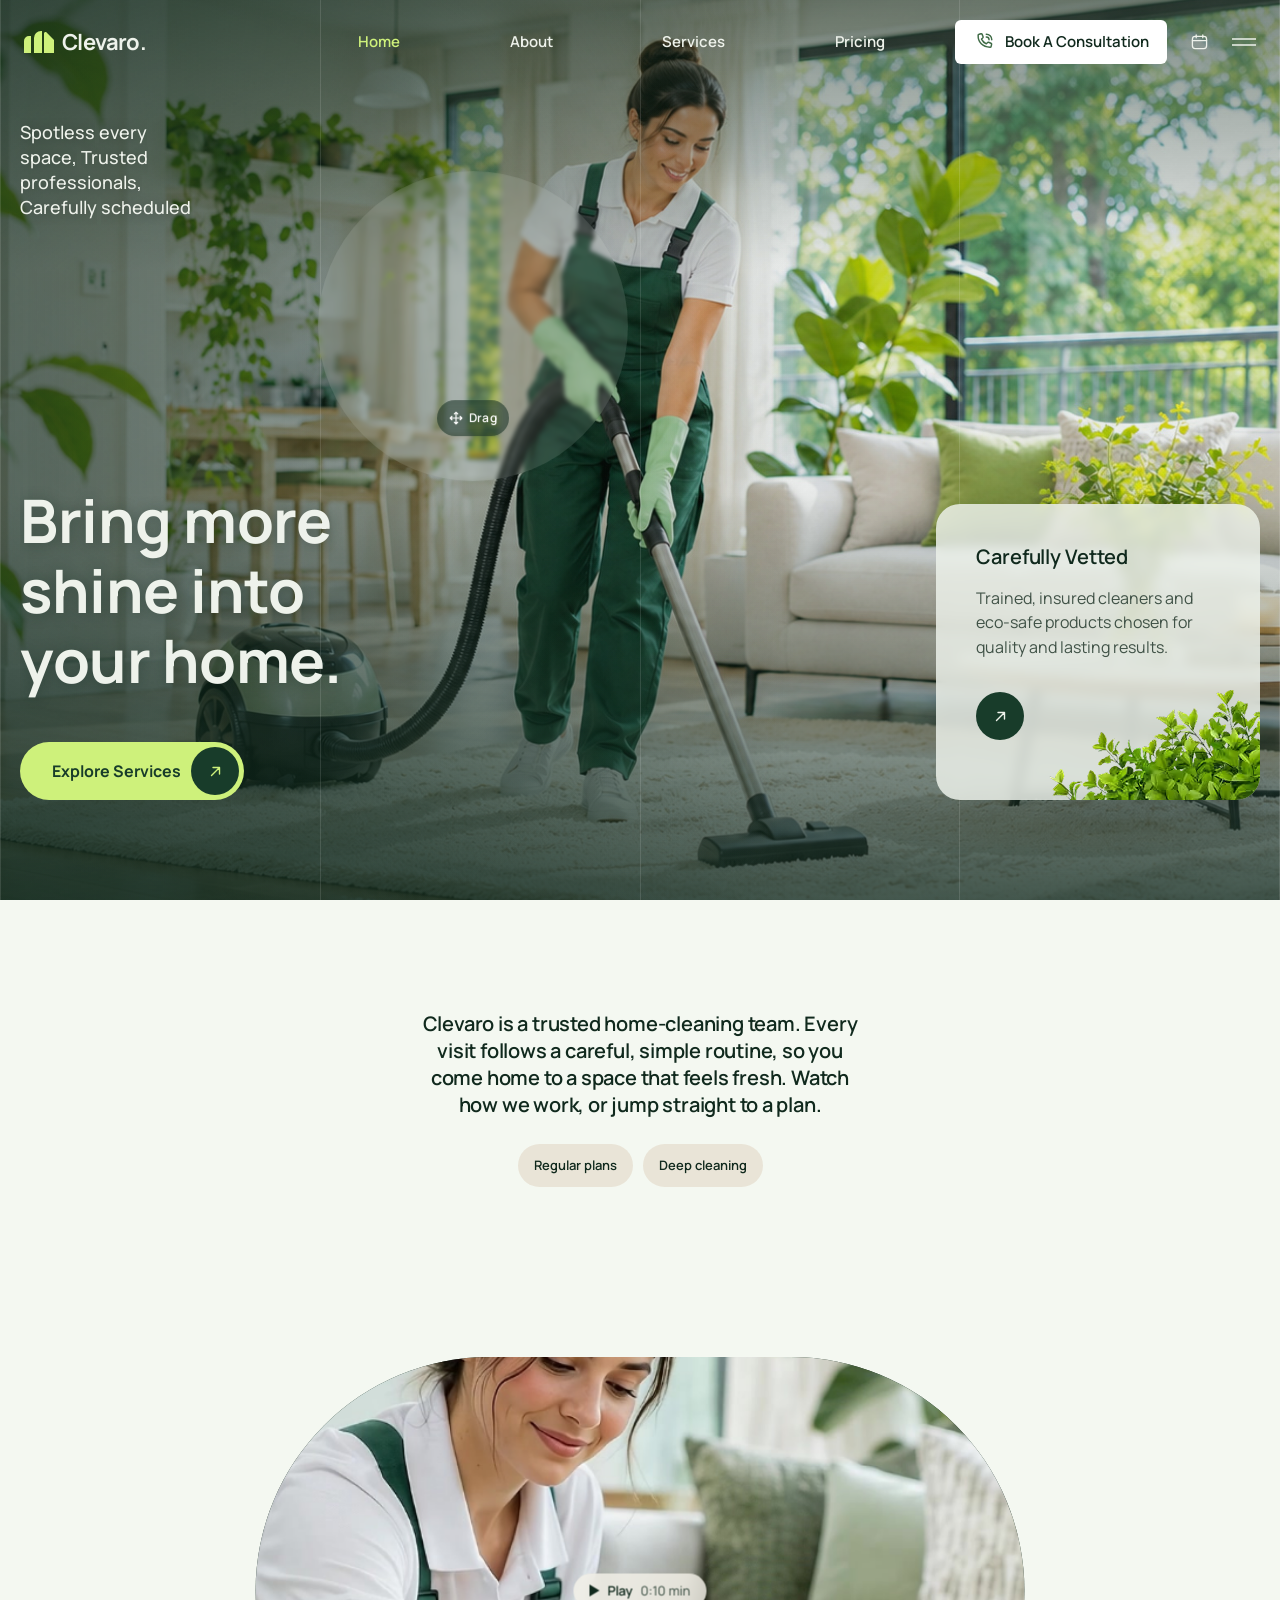
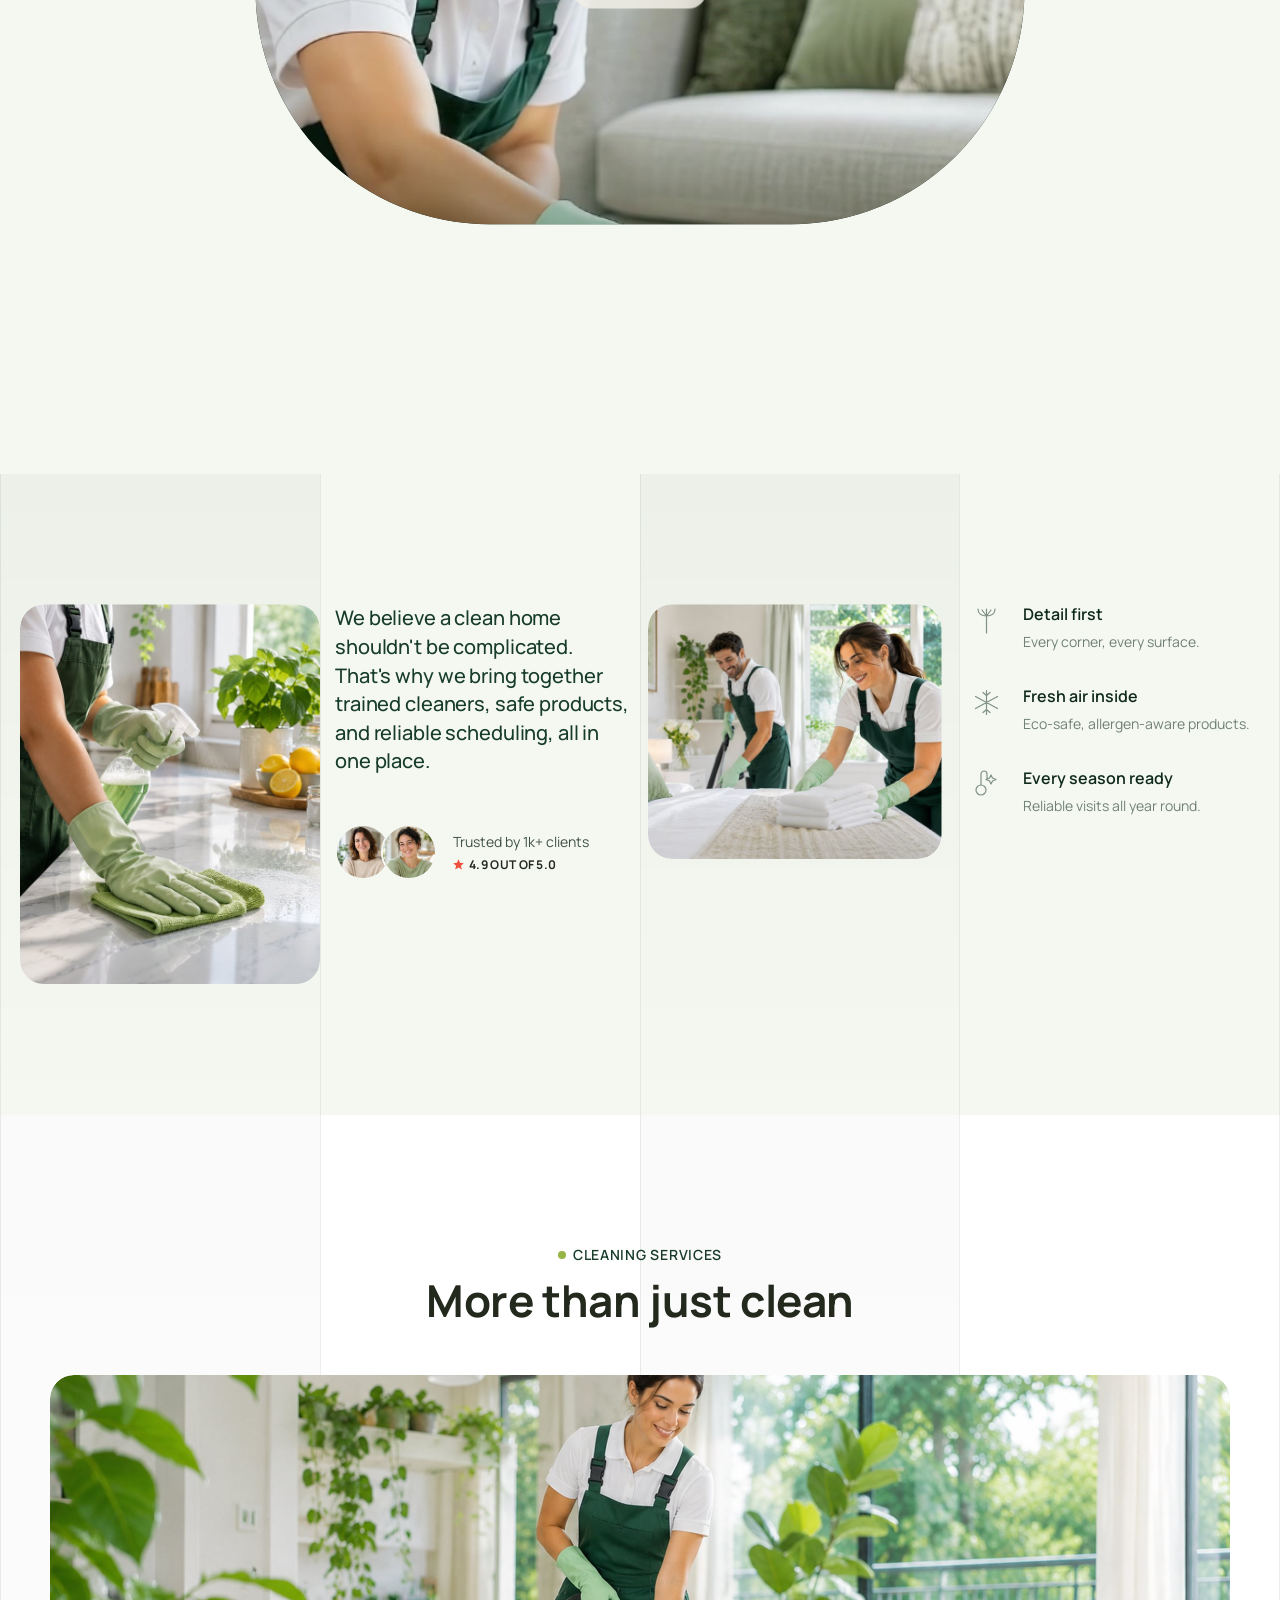
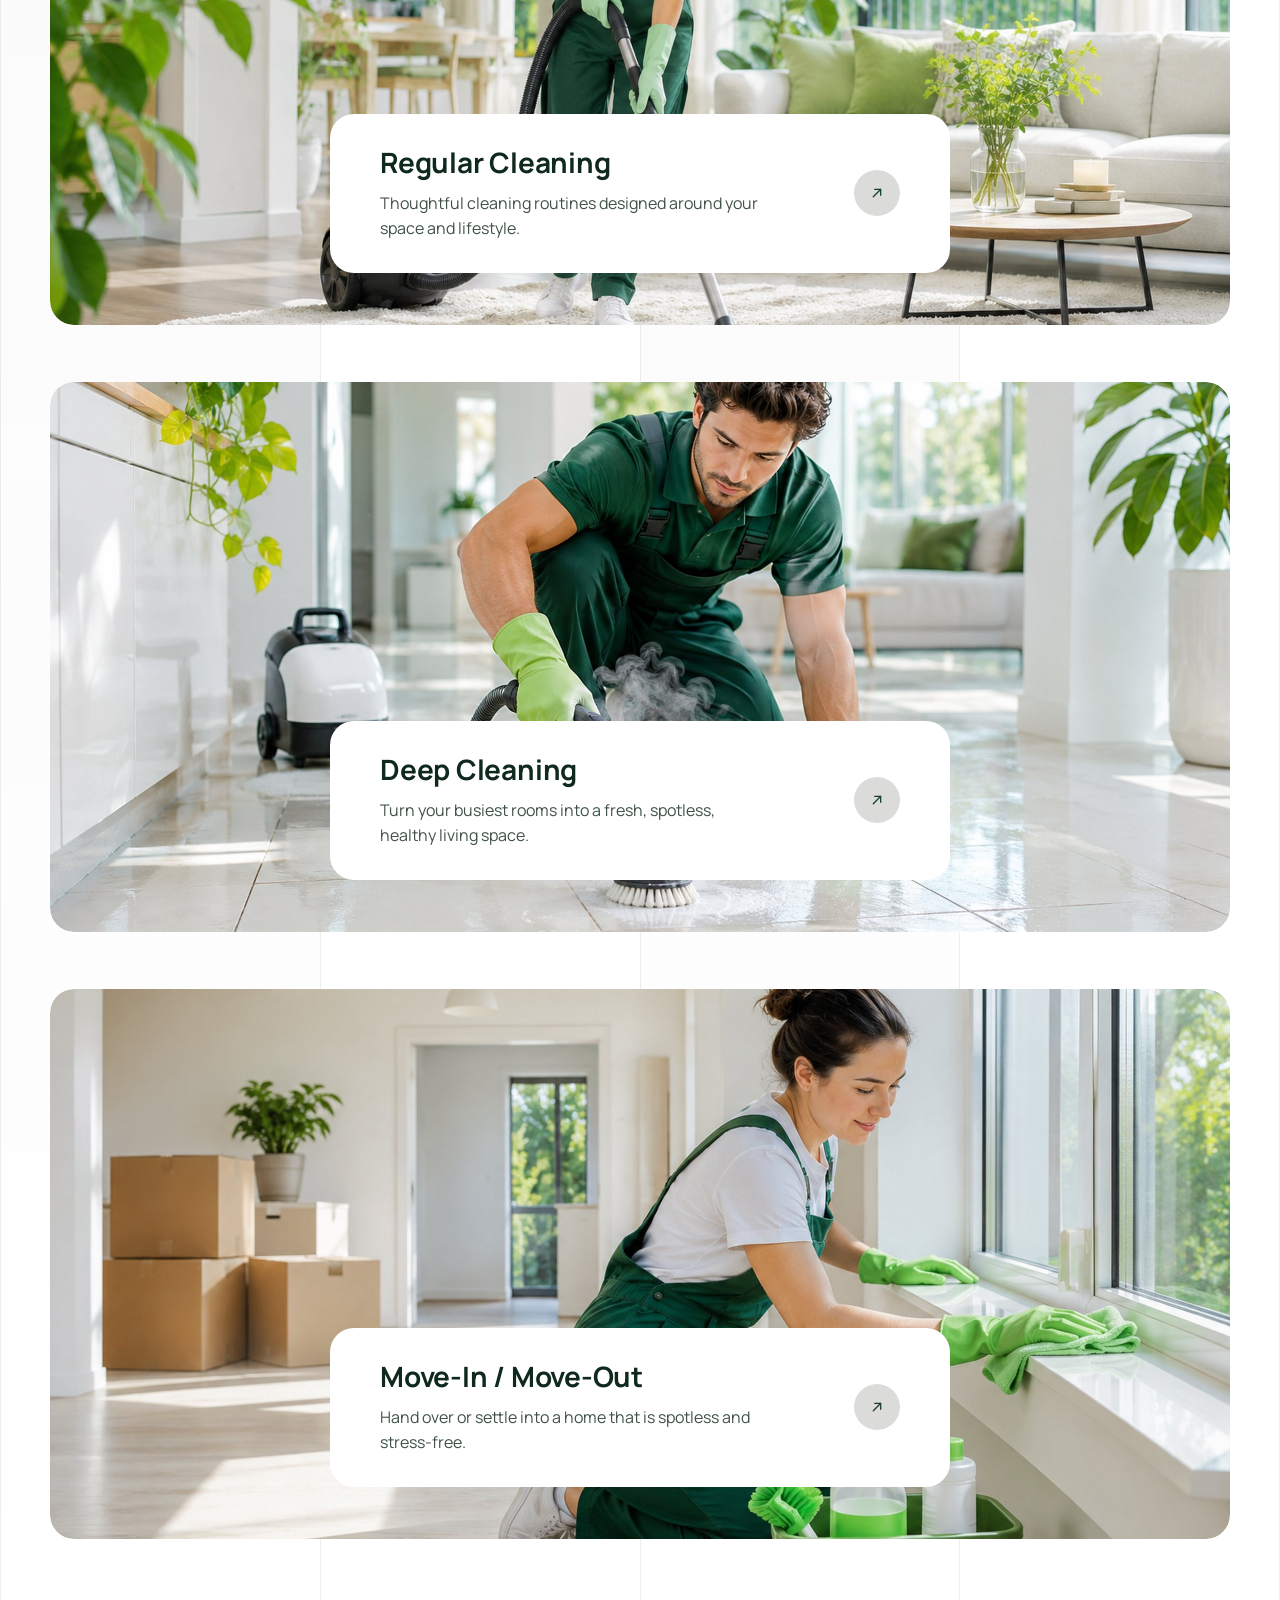
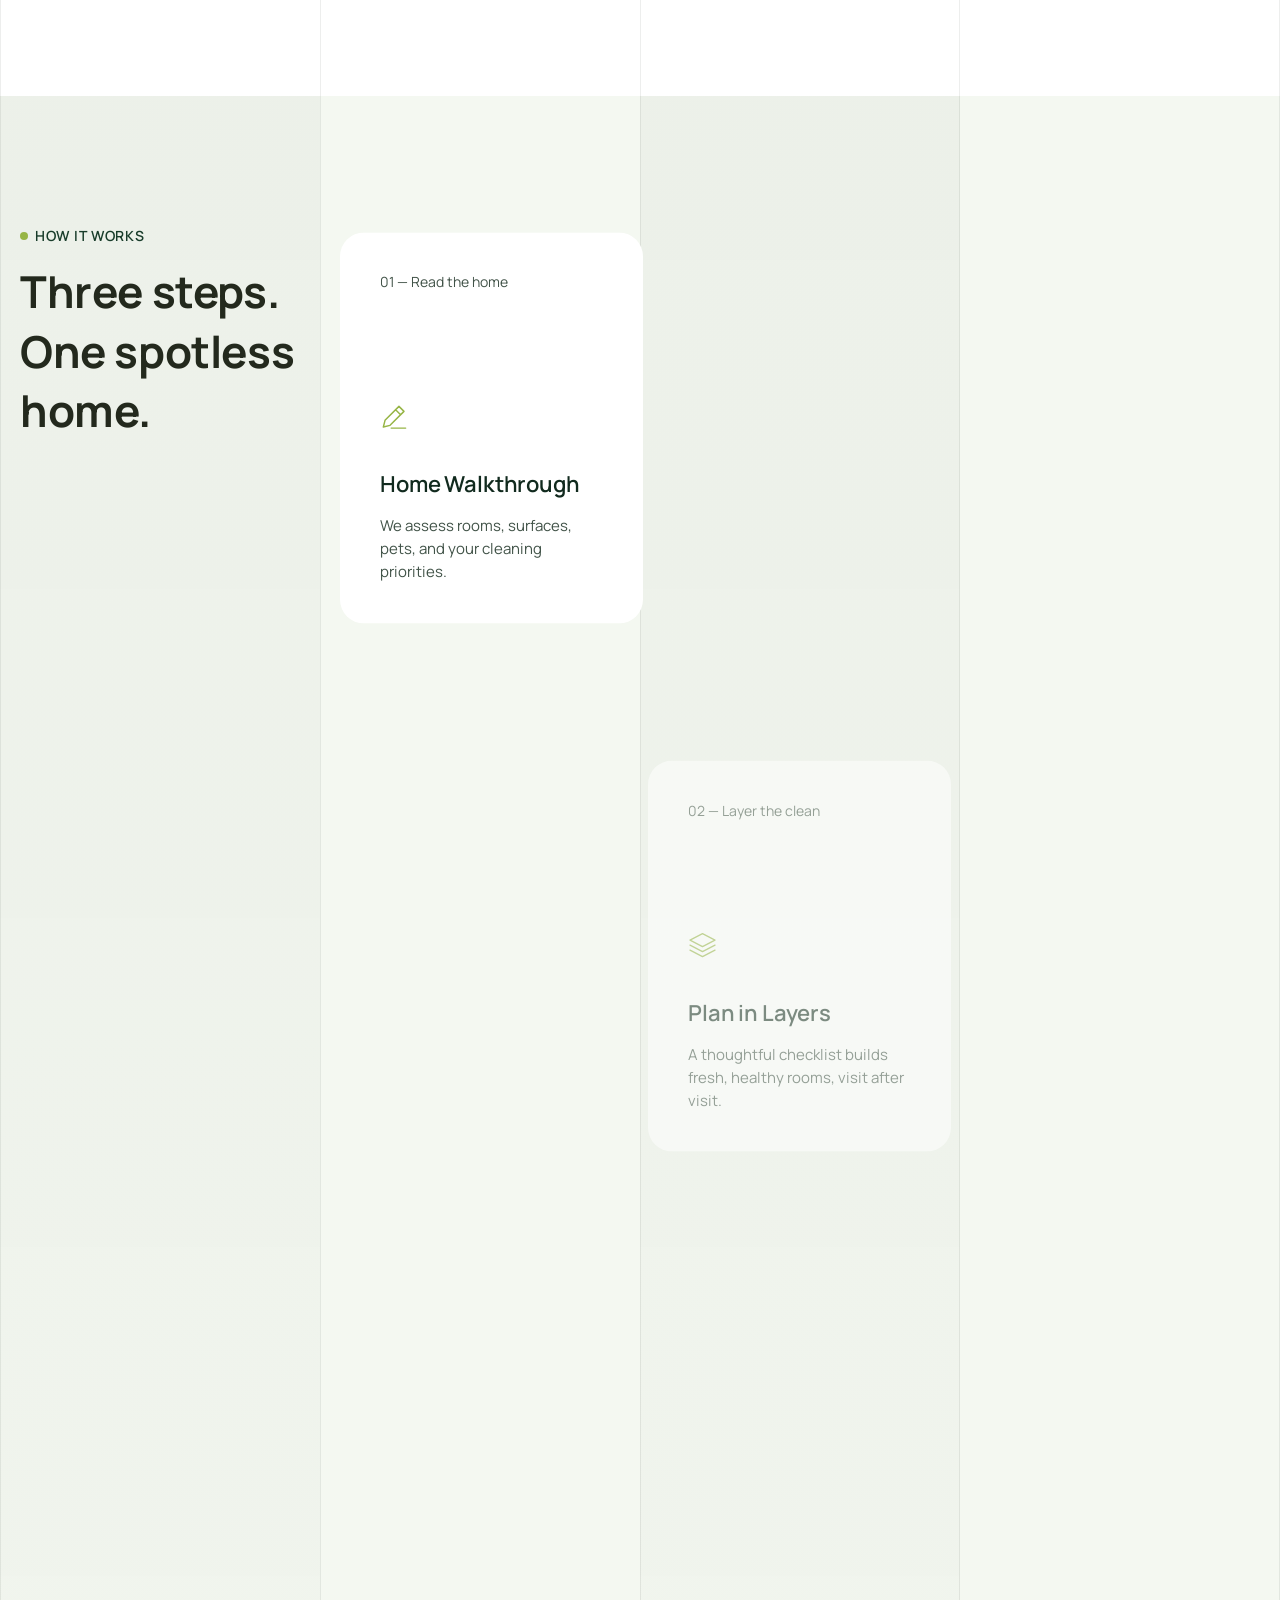
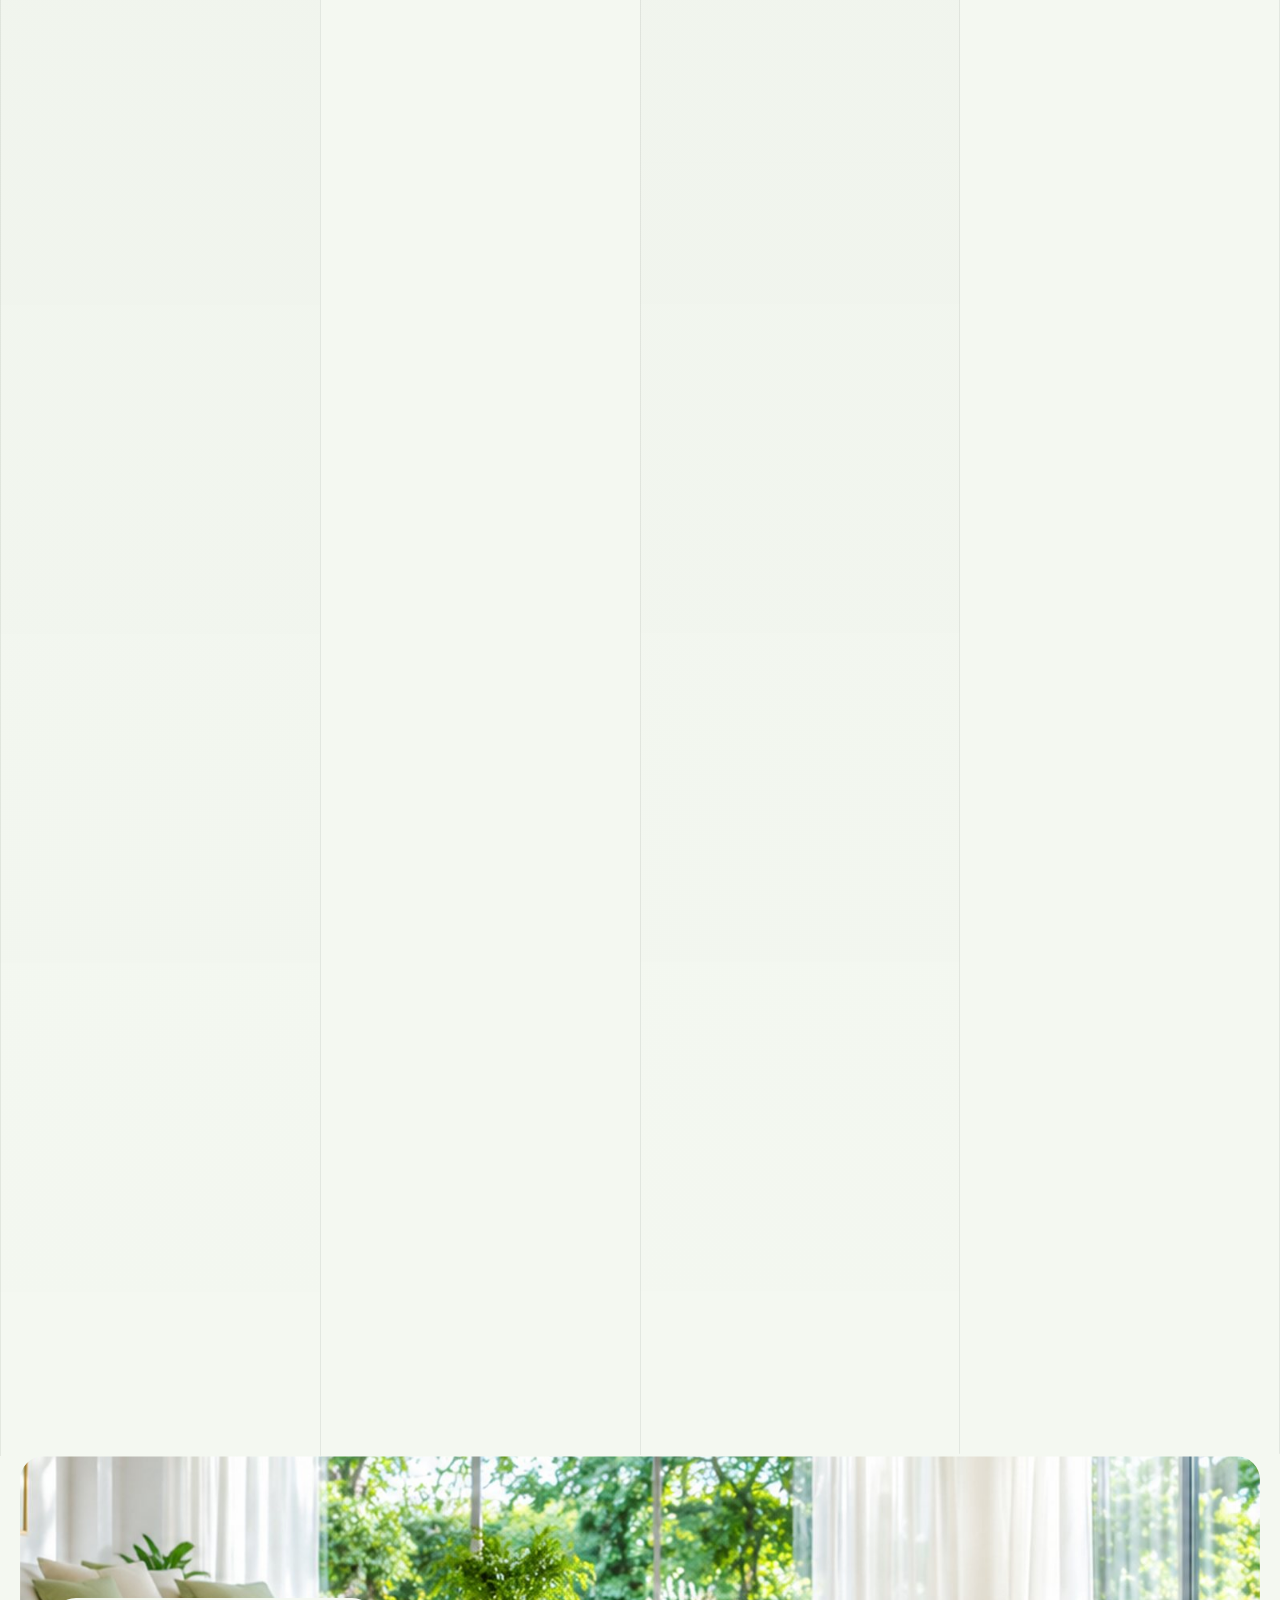
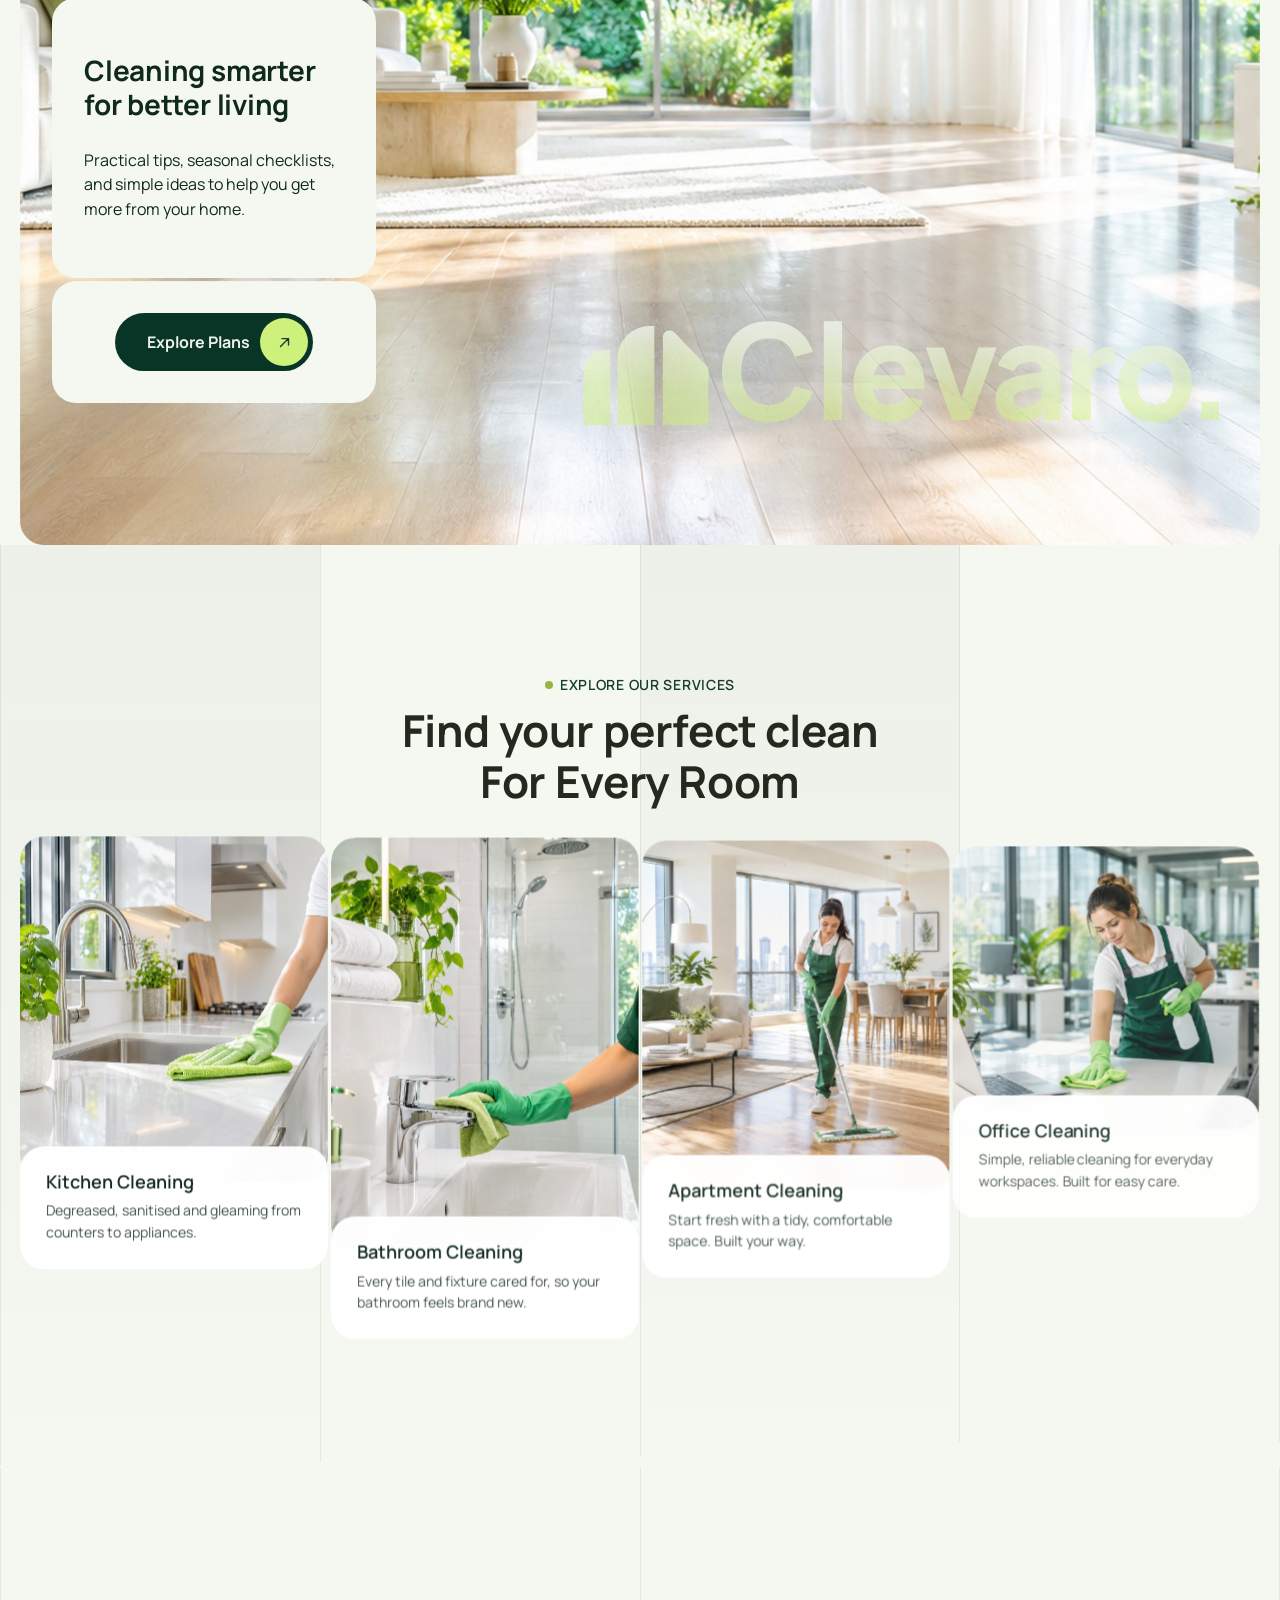
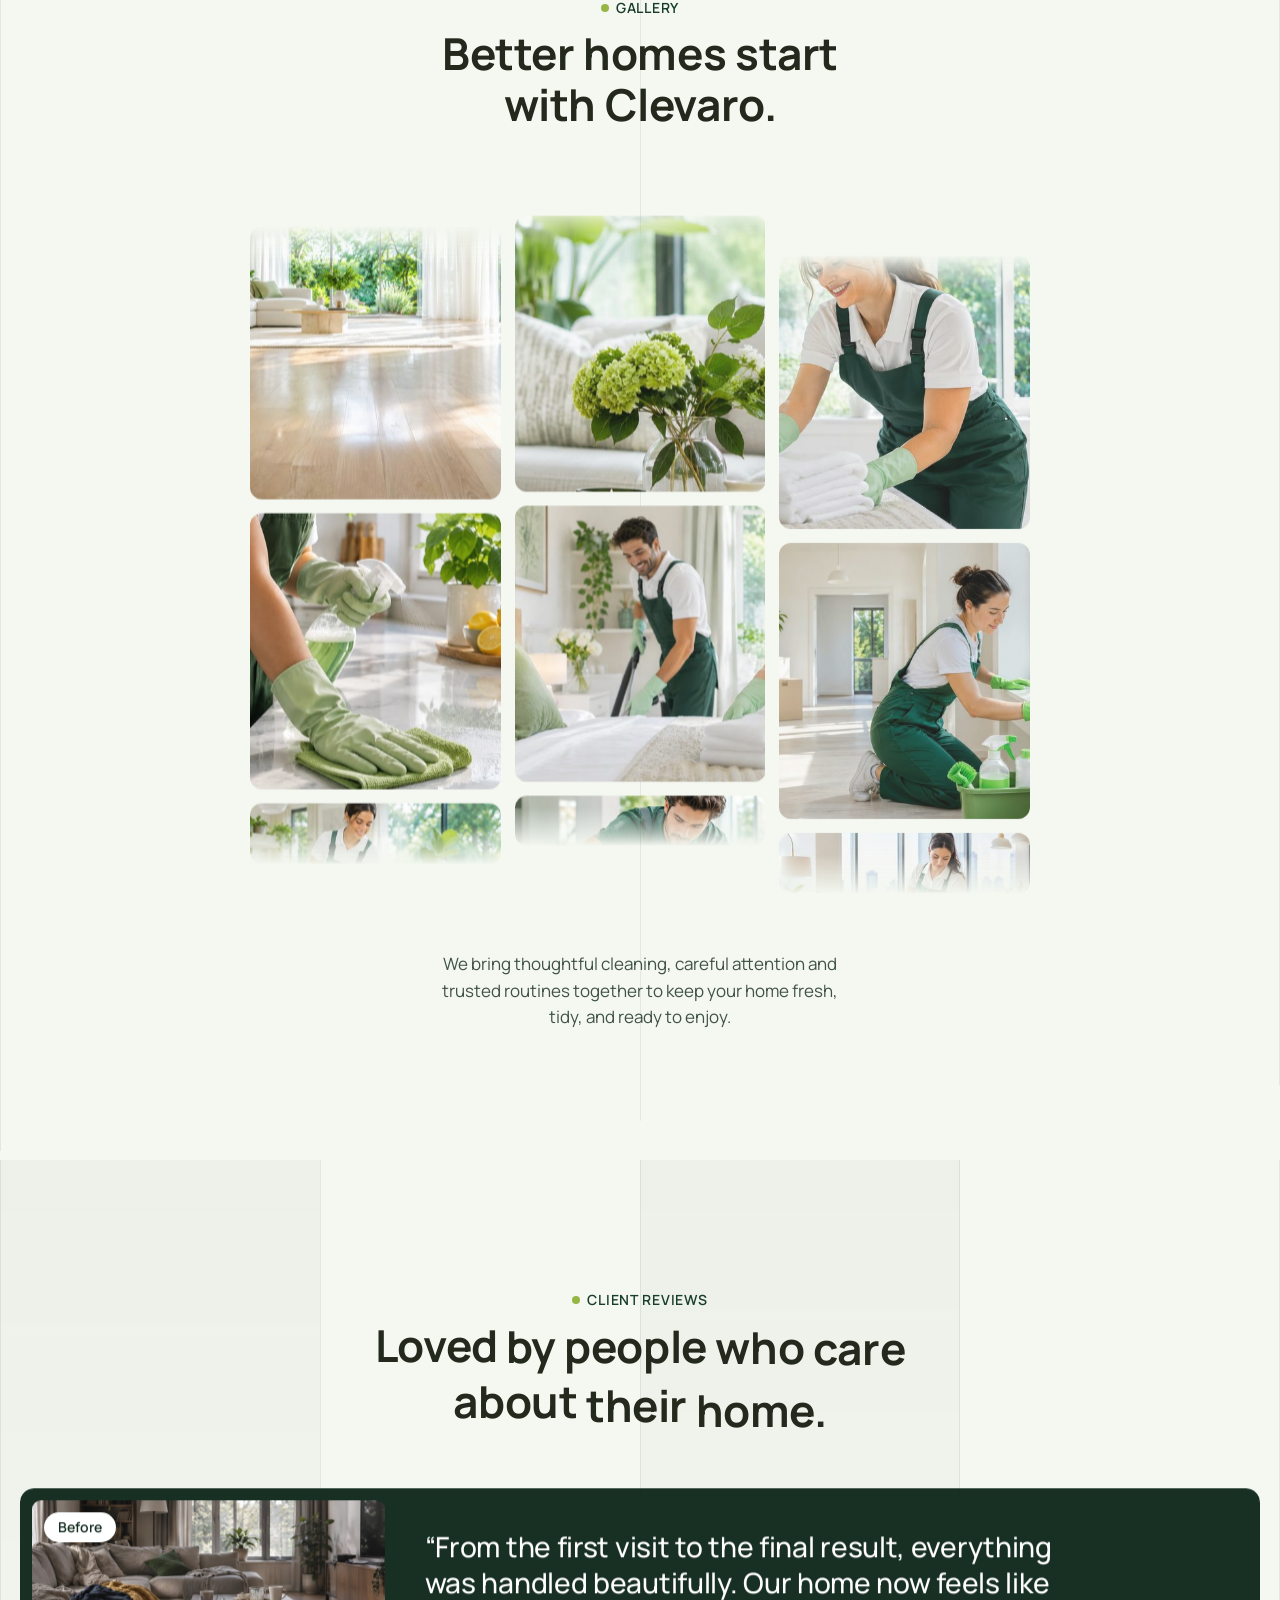
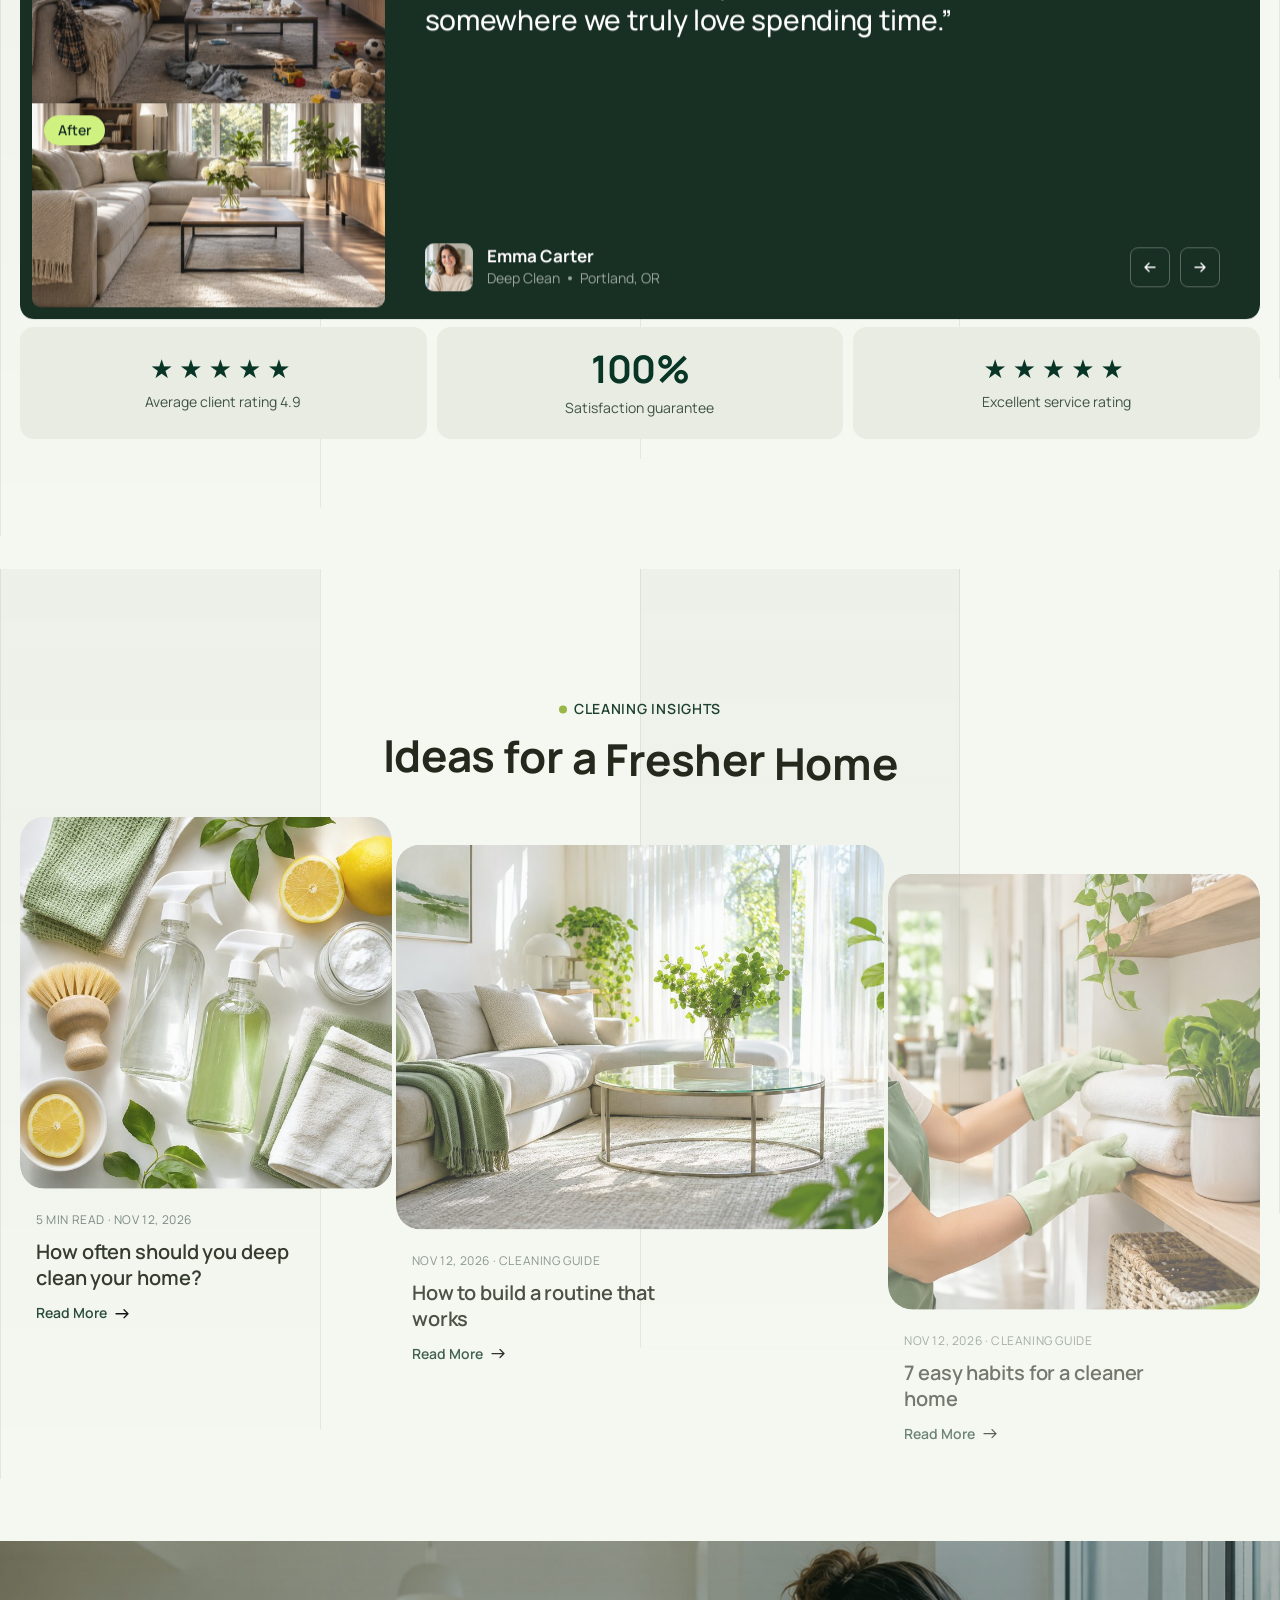
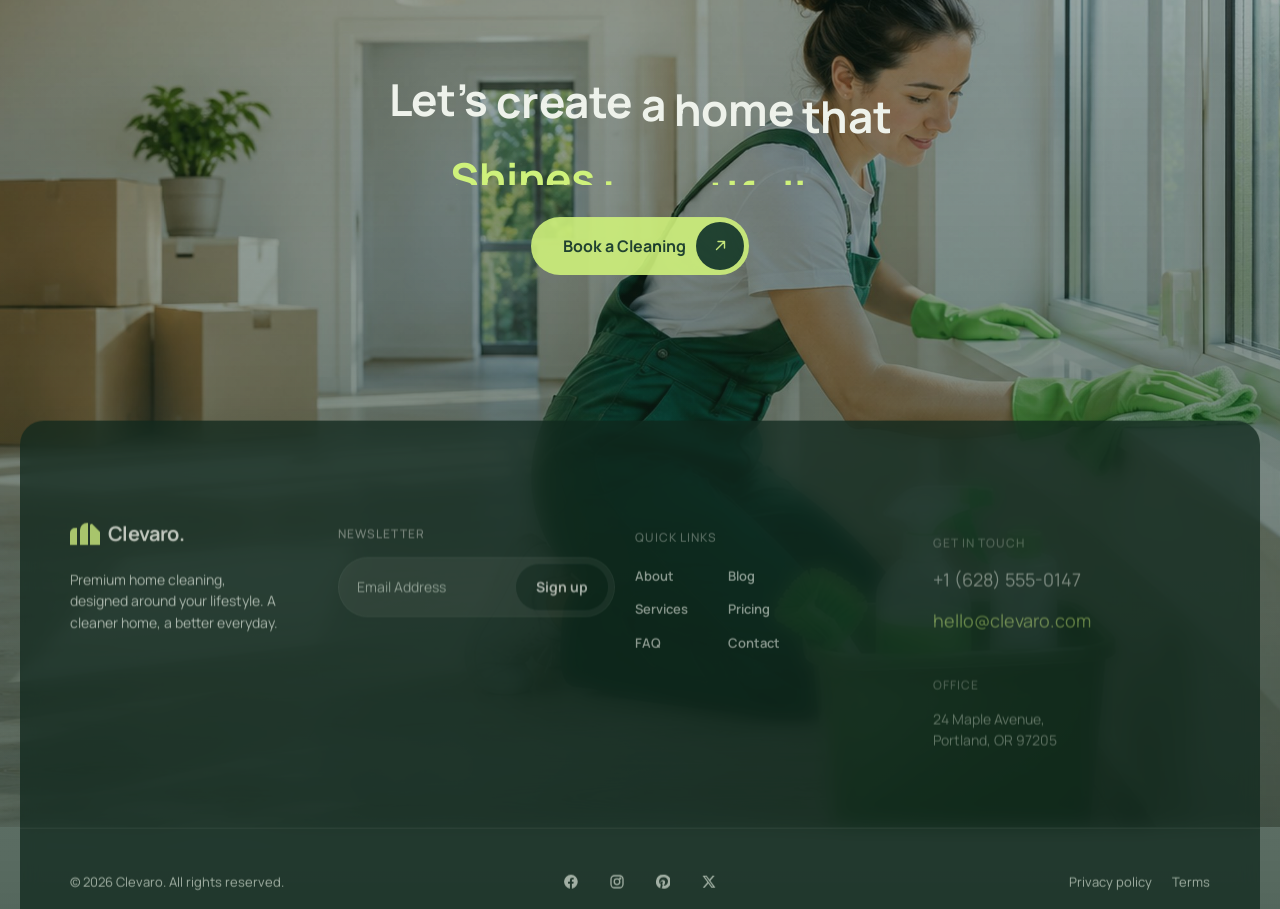
<file: index.html>
<!DOCTYPE html>
<html lang="en" class="no-js">
<head>
  <meta charset="utf-8">
  <meta name="viewport" content="width=device-width, initial-scale=1">
  <title>Clevaro — Professional Home Cleaning Services</title>
  <meta name="description" content="Clevaro is a premium home cleaning company. A cleaner home, a better everyday — professional, reliable and detail-oriented cleaning designed around your lifestyle.">
  <meta name="theme-color" content="#10291d">
  <meta property="og:title" content="Clevaro — Professional Home Cleaning Services">
  <meta property="og:description" content="A Cleaner Home. A Better Everyday.">
  <meta property="og:type" content="website">

  <link rel="preload" href="assets/fonts/manrope-latin-wght-normal.woff2" as="font" type="font/woff2" crossorigin>
  <link rel="stylesheet" href="js/vendor/lenis.css">
  <link rel="stylesheet" href="css/base.css">
  <link rel="stylesheet" href="css/components.css">
  <link rel="stylesheet" href="css/sections.css">
  <link rel="stylesheet" href="css/responsive.css">
  <link rel="stylesheet" href="css/booking.css">
  <script>document.documentElement.classList.replace('no-js', 'js');</script>
</head>
<body>
  <a class="skip-link" href="#main">Skip to content</a>

  <!-- ===== MENU OVERLAY ===== -->
  <div class="menu" id="menu" role="dialog" aria-modal="true" aria-label="Site menu" aria-hidden="true">
    <div class="menu__top">
      <a class="logo" href="#top" data-menu-link aria-label="Clevaro home"><img src="assets/icons/logo-mark.svg" alt=""><span>Clevaro.</span></a>
      <button class="menu__close" type="button" data-menu-close>Close</button>
    </div>
    <ul class="menu__list">
      <li class="menu__item"><a class="menu__link" href="#top" data-menu-link><small>01</small>Home</a></li>
      <li class="menu__item"><a class="menu__link" href="about.html" data-menu-link><small>02</small>About</a></li>
      <li class="menu__item"><a class="menu__link" href="services.html" data-menu-link><small>03</small>Services</a></li>
      <li class="menu__item"><a class="menu__link" href="pricing.html" data-menu-link><small>04</small>Pricing</a></li>
      <li class="menu__item"><a class="menu__link" href="blog.html" data-menu-link><small>05</small>Blog</a></li>
      <li class="menu__item"><a class="menu__link" href="faq.html" data-menu-link><small>06</small>FAQ</a></li>
      <li class="menu__item"><a class="menu__link" href="contact.html" data-menu-link><small>07</small>Contact</a></li>
    </ul>
    <div class="menu__foot">
      <span>A Cleaner Home. A Better Everyday.</span>
      <a href="mailto:hello@clevaro.com">hello@clevaro.com</a>
    </div>
  </div>

  <div class="page-wrapper" id="top">

    <!-- ===== HEADER ===== -->
    <header class="header" data-anim="header">
      <div class="header__row">
        <div class="header__left">
          <a class="logo" href="#top" aria-label="Clevaro home"><img src="assets/icons/logo-mark.svg" alt=""><span>Clevaro.</span></a>
        </div>
        <nav class="nav" aria-label="Primary">
          <a class="nav__link is-current" href="index.html">Home</a>
          <a class="nav__link" href="about.html">About</a>
          <a class="nav__link" href="services.html">Services</a>
          <a class="nav__link" href="pricing.html">Pricing</a>
        </nav>
        <div class="header__right">
          <a class="header__cta" href="tel:+16285550147" aria-label="Book a consultation: call +1 (628) 555-0147"><svg width="22" height="22" viewBox="0 0 24 24" fill="none" aria-hidden="true"><path d="M6.6 3.5l2.2-.5c.5-.1 1 .2 1.200.7l1 2.600c.2.500 0 1-.4 1.300L9.300 8.800c1.100 2.300 2.900 4.100 5.200 5.200l1.200-1.300c.3-.4.8-.5 1.300-.4l2.600 1c.5.2.8.700.7 1.200l-.5 2.200c-.1.600-.6 1-1.200 1C10.600 17.600 5.300 12.300 5.600 4.700c0-.6.400-1.100 1-1.200z" stroke="currentColor" stroke-width="1.600" stroke-linejoin="round"/><path d="M14.500 3.500a6 6 0 016 6M14.500 6.500a3 3 0 013 3" stroke="currentColor" stroke-width="1.600" stroke-linecap="round"/></svg><span>Book A Consultation</span></a>
          <button class="header__book" type="button" data-book aria-label="Book a cleaning"><img src="assets/icons/calendar.svg" alt=""></button>
          <button class="menu-btn" type="button" data-menu-open aria-label="Open menu" aria-controls="menu"><img src="assets/icons/menu.svg" alt=""></button>
        </div>
      </div>
    </header>

    <main id="main">

      <!-- ===== 1. HERO ===== -->
      <section class="hero" aria-labelledby="hero-title">
        <div class="hero__bg" data-parallax="hero" role="img" aria-label="A professional cleaner at work in a bright, modern home"></div>
        <div class="section-lines on-dark" aria-hidden="true"><span></span><span></span><span></span><span></span></div>
        <div class="hero__clean" aria-hidden="true"><div class="hero__bg hero__bg--clean"></div></div>
        <div class="hero__shape" data-anim="shape" tabindex="0" role="slider" aria-label="Drag to reveal the clean photo underneath" aria-valuemin="0" aria-valuemax="100" aria-valuenow="50"><span class="hero__shape-hint"><svg width="14" height="14" viewBox="0 0 24 24" fill="none" stroke="currentColor" stroke-width="2" stroke-linecap="round" stroke-linejoin="round" aria-hidden="true"><path d="M5 9l-3 3 3 3M9 5l3-3 3 3M15 19l-3 3-3-3M19 9l3 3-3 3M2 12h20M12 2v20"/></svg>Drag</span></div>
        <div class="container">
          <div class="hero__row">
            <div class="hero__top">
              <p class="hero__top-text" data-split="words">Spotless every space, Trusted professionals, Carefully scheduled</p>
            </div>
            <div class="hero__bottom">
              <div class="hero__left">
                <h1 class="hero__title" id="hero-title" data-split="lines">Bring more shine into your home.</h1>
                <div class="btn-wrap" data-anim="hero-btn">
                  <a class="btn btn--lime" href="services.html">Explore Services
                    <span class="btn__icon"><img src="assets/icons/arrow-lime.svg" alt=""><img src="assets/icons/arrow-lime.svg" alt=""></span>
                  </a>
                </div>
              </div>
              <div class="hero__right">
                <div class="hero__card" data-anim="hero-card">
                  <img class="hero__card-accent" src="assets/images/hero/hero-card-accent.avif" alt="" aria-hidden="true">
                  <div class="hero__card-text">
                    <h2 class="hero__card-title">Carefully Vetted</h2>
                    <p class="hero__card-copy">Trained, insured cleaners and eco-safe products chosen for quality and lasting results.</p>
                  </div>
                  <a class="round-arrow" href="about.html" aria-label="Learn more about Clevaro"><img src="assets/icons/arrow-light.svg" alt=""><img src="assets/icons/arrow-light.svg" alt=""></a>
                </div>
              </div>
            </div>
          </div>
        </div>
      </section>

      <!-- ===== 1b. VIDEO ===== -->
      <section class="section vid" id="intro-video" aria-labelledby="vid-lead">
        <div class="container">
          <div class="vid__head" data-reveal="head">
            <p class="vid__lead" id="vid-lead">Clevaro is a trusted home-cleaning team. Every visit follows a careful, simple routine, so you come home to a space that feels fresh. Watch how we work, or jump straight to a plan.</p>
            <div class="vid__tags">
              <a class="vid__tag" href="pricing.html">Regular plans</a>
              <a class="vid__tag" href="services.html#deep">Deep cleaning</a>
            </div>
          </div>
          <div class="vid__stage" data-vid-stage>
            <video class="vid__media" src="assets/video/clevaro-intro.mp4" poster="assets/video/poster.jpg" muted loop playsinline autoplay preload="metadata" aria-hidden="true"></video>
            <button class="vid__play" type="button" data-vid-open aria-haspopup="dialog">
              <svg width="10" height="12" viewBox="0 0 10 12" aria-hidden="true"><path d="M0 0l10 6-10 6z" fill="currentColor"/></svg>
              <span>Play</span><span class="vid__time">0:10 min</span>
            </button>
            <span class="vid__caption">See why homeowners love Clevaro</span>
          </div>
        </div>
      </section>

      <dialog class="vid-modal" id="vid-modal" aria-label="Clevaro intro video">
        <button class="vid-modal__close" type="button" data-vid-close aria-label="Close video">&times;</button>
        <video class="vid-modal__video" src="assets/video/clevaro-intro.mp4" poster="assets/video/poster.jpg" controls playsinline preload="none"></video>
      </dialog>

      <!-- ===== 2. ABOUT ===== -->
      <section class="section about" id="about" aria-label="About Clevaro">
        <div class="section-lines" aria-hidden="true"><span></span><span></span><span></span><span></span></div>
        <div class="container">
          <div class="about__row">
            <div class="about__left">
              <div class="about__img-wrap" data-reveal="image">
                <img class="about__img" src="assets/images/about/about-1.jpg" width="648" height="816" alt="A Clevaro cleaner polishing a kitchen counter" loading="lazy">
              </div>
              <div class="about__text-col" data-reveal="stack">
                <p class="about__text">We believe a clean home shouldn't be complicated. That's why we bring together trained cleaners, safe products, and reliable scheduling, all in one place.</p>
                <div class="about__proof">
                  <div class="about__avatars" aria-hidden="true">
                    <img src="assets/images/testimonials/avatar-3.jpg" alt="" width="56" height="56" loading="lazy">
                    <img src="assets/images/testimonials/avatar-2.jpg" alt="" width="56" height="56" loading="lazy">
                  </div>
                  <div class="about__proof-text">
                    <span class="about__proof-title">Trusted by 1k+ clients</span>
                    <span class="about__rating"><img src="assets/icons/star.svg" alt="">4.9 out of 5.0</span>
                  </div>
                </div>
              </div>
            </div>
            <div class="about__right">
              <div class="about__img-wrap about__img-wrap--small" data-reveal="image">
                <img class="about__img about__img--small" src="assets/images/about/about-2.jpg" width="646" height="560" alt="Freshly mopped floor in a sunlit living room" loading="lazy">
              </div>
              <ul class="about__list" data-reveal="stack">
                <li class="about__item"><img src="assets/icons/about-detail.svg" alt=""><div class="about__item-text"><h3 class="about__item-title">Detail first</h3><p class="about__item-copy">Every corner, every surface.</p></div></li>
                <li class="about__item"><img src="assets/icons/about-fresh.svg" alt=""><div class="about__item-text"><h3 class="about__item-title">Fresh air inside</h3><p class="about__item-copy">Eco-safe, allergen-aware products.</p></div></li>
                <li class="about__item"><img src="assets/icons/about-season.svg" alt=""><div class="about__item-text"><h3 class="about__item-title">Every season ready</h3><p class="about__item-copy">Reliable visits all year round.</p></div></li>
              </ul>
            </div>
          </div>
        </div>
      </section>

      <!-- ===== 3. SERVICES ===== -->
      <section class="section service" id="services" aria-labelledby="service-title">
        <div class="section-lines on-white" aria-hidden="true"><span></span><span></span><span></span><span></span></div>
        <div class="container">
          <div class="service__row">
            <div class="section-head" data-reveal="head">
              <span class="eyebrow">Cleaning Services</span>
              <h2 class="h2" id="service-title" data-split="chars">More than just clean</h2>
            </div>
            <ul class="service__list">
              <li class="service__item">
                <article class="service__card">
                  <div class="service__img-wrap"><img class="service__img" src="assets/images/services/regular-cleaning.jpg" width="2480" height="1100" alt="Cleaner wiping down a bright living room" loading="lazy"></div>
                  <div class="service__panel">
                    <div class="service__panel-text">
                      <h3 class="service__title">Regular Cleaning</h3>
                      <p class="service__copy">Thoughtful cleaning routines designed around your space and lifestyle.</p>
                    </div>
                    <a class="service__arrow" href="services.html#regular" aria-label="Learn more about Regular Cleaning"><img src="assets/icons/arrow-dark.svg" alt=""><img src="assets/icons/arrow-dark.svg" alt=""></a>
                  </div>
                </article>
              </li>
              <li class="service__item">
                <article class="service__card">
                  <div class="service__img-wrap"><img class="service__img" src="assets/images/services/deep-cleaning.jpg" width="2480" height="1100" alt="Cleaner scrubbing tiles during a deep clean" loading="lazy"></div>
                  <div class="service__panel">
                    <div class="service__panel-text">
                      <h3 class="service__title">Deep Cleaning</h3>
                      <p class="service__copy">Turn your busiest rooms into a fresh, spotless, healthy living space.</p>
                    </div>
                    <a class="service__arrow" href="services.html#deep" aria-label="Learn more about Deep Cleaning"><img src="assets/icons/arrow-dark.svg" alt=""><img src="assets/icons/arrow-dark.svg" alt=""></a>
                  </div>
                </article>
              </li>
              <li class="service__item">
                <article class="service__card">
                  <div class="service__img-wrap"><img class="service__img" src="assets/images/services/move-in-out.jpg" width="2480" height="1100" alt="Empty apartment cleaned and ready for move-in" loading="lazy"></div>
                  <div class="service__panel">
                    <div class="service__panel-text">
                      <h3 class="service__title">Move-In / Move-Out</h3>
                      <p class="service__copy">Hand over or settle into a home that is spotless and stress-free.</p>
                    </div>
                    <a class="service__arrow" href="services.html#move" aria-label="Learn more about Move-In / Move-Out Cleaning"><img src="assets/icons/arrow-dark.svg" alt=""><img src="assets/icons/arrow-dark.svg" alt=""></a>
                  </div>
                </article>
              </li>
            </ul>
          </div>
        </div>
      </section>

      <!-- ===== 4. HOW IT WORKS ===== -->
      <section class="section work" id="process" aria-labelledby="work-title">
        <div class="section-lines" aria-hidden="true"><span></span><span></span><span></span><span></span></div>
        <div class="work__wrap" data-work>
          <div class="container">
            <div class="work__row">
              <div class="work__left">
                <span class="eyebrow">How it works</span>
                <h2 class="work__title" id="work-title" data-split="words">Three steps. One spotless home.</h2>
              </div>
              <div class="work__cards">
                <article class="work__card">
                  <span class="work__step">01 — Read the home</span>
                  <div class="work__body"><img src="assets/icons/work-walkthrough.svg" alt=""><div class="work__body-text"><h3 class="work__card-title">Home Walkthrough</h3><p class="work__card-copy">We assess rooms, surfaces, pets, and your cleaning priorities.</p></div></div>
                </article>
                <article class="work__card">
                  <span class="work__step">02 — Layer the clean</span>
                  <div class="work__body"><img src="assets/icons/work-layers.svg" alt=""><div class="work__body-text"><h3 class="work__card-title">Plan in Layers</h3><p class="work__card-copy">A thoughtful checklist builds fresh, healthy rooms, visit after visit.</p></div></div>
                </article>
                <article class="work__card">
                  <span class="work__step">03 — Clean and hand off</span>
                  <div class="work__body"><img src="assets/icons/work-sparkle.svg" alt=""><div class="work__body-text"><h3 class="work__card-title">Clean &amp; Inspect</h3><p class="work__card-copy">We clean everything, check every detail, and keep it spotless.</p></div></div>
                </article>
              </div>
            </div>
          </div>
        </div>
      </section>

      <!-- ===== 5. CALL TO ACTION ===== -->
      <section class="section cta" id="plans" aria-label="Cleaning plans">
        <div class="cta__wrap" data-cta>
          <div class="cta__bg" data-parallax="cta" role="img" aria-label="A bright, spotless living room"></div>
          <div class="container">
            <div class="cta__row">
              <div class="cta__left">
                <div class="cta__card cta__card--top" data-reveal="card">
                  <h2 class="cta__title">Cleaning smarter for better living</h2>
                  <p class="cta__copy">Practical tips, seasonal checklists, and simple ideas to help you get more from your home.</p>
                </div>
                <div class="cta__card cta__card--btn" data-reveal="card">
                  <a class="btn btn--dark" href="pricing.html">Explore Plans
                    <span class="btn__icon"><img src="assets/icons/arrow-dark.svg" alt=""><img src="assets/icons/arrow-dark.svg" alt=""></span>
                  </a>
                </div>
              </div>
              <div class="cta__wordmark" aria-hidden="true" data-anim="wordmark"><img src="assets/icons/cta-mark.svg" alt=""><span>Clevaro.</span></div>
            </div>
          </div>
        </div>
      </section>

      <!-- ===== 6. CATEGORIES ===== -->
      <section class="section category" id="categories" aria-labelledby="category-title">
        <div class="section-lines" aria-hidden="true"><span></span><span></span><span></span><span></span></div>
        <div class="container">
          <div class="category__row">
            <div class="section-head" data-reveal="head">
              <span class="eyebrow">Explore our services</span>
              <h2 class="h2 category__title" id="category-title" data-split="words">Find your perfect clean<br>For Every Room</h2>
            </div>
            <ul class="category__list">
              <li class="category__card" data-reveal="cat">
                <div class="category__img-wrap"><img class="category__img" src="assets/images/categories/kitchen.jpg" width="939" height="1049" alt="Spotless modern kitchen" loading="lazy"></div>
                <div class="category__label"><h3 class="category__name">Kitchen Cleaning</h3><p class="category__copy">Degreased, sanitised and gleaming from counters to appliances.</p></div>
              </li>
              <li class="category__card" data-reveal="cat">
                <div class="category__img-wrap"><img class="category__img" src="assets/images/categories/bathroom.jpg" width="939" height="1261" alt="Bright, freshly cleaned bathroom" loading="lazy"></div>
                <div class="category__label"><h3 class="category__name">Bathroom Cleaning</h3><p class="category__copy">Every tile and fixture cared for, so your bathroom feels brand new.</p></div>
              </li>
              <li class="category__card" data-reveal="cat">
                <div class="category__img-wrap"><img class="category__img" src="assets/images/categories/apartment.jpg" width="939" height="1066" alt="Tidy, light-filled apartment living area" loading="lazy"></div>
                <div class="category__label"><h3 class="category__name">Apartment Cleaning</h3><p class="category__copy">Start fresh with a tidy, comfortable space. Built your way.</p></div>
              </li>
              <li class="category__card" data-reveal="cat">
                <div class="category__img-wrap"><img class="category__img" src="assets/images/categories/office.jpg" width="939" height="866" alt="Clean, organised office workspace" loading="lazy"></div>
                <div class="category__label"><h3 class="category__name">Office Cleaning</h3><p class="category__copy">Simple, reliable cleaning for everyday workspaces. Built for easy care.</p></div>
              </li>
            </ul>
          </div>
        </div>
      </section>

      <!-- ===== 6b. GALLERY ===== -->
      <section class="section gallery" id="gallery" aria-labelledby="gallery-title">
        <div class="section-lines" aria-hidden="true"><span></span><span></span><span></span><span></span></div>
        <div class="container">
          <div class="section-head gallery__head" data-reveal="head">
            <span class="eyebrow">Gallery</span>
            <h2 class="h2 gallery__title" id="gallery-title" data-split="words">Better homes start<br>with Clevaro.</h2>
          </div>
          <div class="gallery__grid">
            <div class="gallery__col" data-reveal="gal-col">
              <ul class="gallery__track">
                <li><img src="assets/images/gallery/gallery-16.jpg" width="384" height="423" alt="Sunlit spotless living room" loading="lazy"></li>
                <li><img src="assets/images/gallery/gallery-03.jpg" width="384" height="423" alt="Gloved hand spraying a spotless counter" loading="lazy"></li>
                <li><img src="assets/images/gallery/gallery-06.jpg" width="384" height="423" alt="Vacuuming a plush living room rug" loading="lazy"></li>
                <li><img src="assets/images/gallery/gallery-09.jpg" width="384" height="423" alt="Gleaming modern kitchen" loading="lazy"></li>
                <li><img src="assets/images/gallery/gallery-12.jpg" width="384" height="423" alt="Cleaner wiping an office desk" loading="lazy"></li>
              </ul>
            </div>
            <div class="gallery__col" data-reveal="gal-col">
              <ul class="gallery__track">
                <li><img src="assets/images/gallery/gallery-02.jpg" width="384" height="423" alt="Fresh green hydrangea in a bright living room" loading="lazy"></li>
                <li><img src="assets/images/gallery/gallery-04.jpg" width="384" height="423" alt="Cleaner tidying a bright room" loading="lazy"></li>
                <li><img src="assets/images/gallery/gallery-07.jpg" width="384" height="423" alt="Steam cleaning a tiled floor" loading="lazy"></li>
                <li><img src="assets/images/gallery/gallery-10.jpg" width="384" height="423" alt="Polishing a chrome bathroom tap" loading="lazy"></li>
                <li><img src="assets/images/gallery/gallery-13.jpg" width="384" height="423" alt="Eco-friendly cleaning supplies" loading="lazy"></li>
              </ul>
            </div>
            <div class="gallery__col" data-reveal="gal-col">
              <ul class="gallery__track">
                <li><img src="assets/images/gallery/gallery-05.jpg" width="384" height="423" alt="Cleaner folding fresh white linen" loading="lazy"></li>
                <li><img src="assets/images/gallery/gallery-08.jpg" width="384" height="423" alt="Cleaner wiping a window sill in an empty apartment" loading="lazy"></li>
                <li><img src="assets/images/gallery/gallery-11.jpg" width="384" height="423" alt="Mopping a wooden apartment floor" loading="lazy"></li>
                <li><img src="assets/images/gallery/gallery-14.jpg" width="384" height="423" alt="Fresh, tidy living room" loading="lazy"></li>
                <li><img src="assets/images/gallery/gallery-15.jpg" width="384" height="423" alt="Neatly folded towels on a shelf" loading="lazy"></li>
              </ul>
            </div>
          </div>
          <p class="gallery__copy" data-reveal="head">We bring thoughtful cleaning, careful attention and trusted routines together to keep your home fresh, tidy, and ready to enjoy.</p>
        </div>
      </section>

      <!-- ===== 7. TESTIMONIALS ===== -->
      <section class="section testimonial" id="reviews" aria-labelledby="reviews-title">
        <div class="section-lines" aria-hidden="true"><span></span><span></span><span></span><span></span></div>
        <div class="container">
          <div class="section-head testimonial__head" data-reveal="head">
            <span class="eyebrow">Client reviews</span>
            <h2 class="h2" id="reviews-title" data-split="words">Loved by people who care<br>about their home.</h2>
          </div>
          <div class="testimonial__row">
            <div class="slider" data-slider aria-roledescription="carousel" aria-label="Client reviews">
              <div class="slider__mask">
                <div class="slider__track" aria-live="off">
                  <div class="slider__slide" role="group" aria-roledescription="slide" aria-label="Slide 1 of 2">
                    <div class="slide">
                      <div class="slide__media">
                        <figure class="slide__shot"><img src="assets/images/testimonials/living-before.jpg" width="816" height="612" alt="Living room before cleaning" loading="lazy"><figcaption class="slide__tag">Before</figcaption></figure>
                        <figure class="slide__shot"><img src="assets/images/testimonials/living-after.jpg" width="816" height="612" alt="Living room after cleaning" loading="lazy"><figcaption class="slide__tag slide__tag--after">After</figcaption></figure>
                      </div>
                      <div class="slide__body">
                        <blockquote class="slide__quote" style="margin:0">&ldquo;From the first visit to the final result, everything was handled beautifully. Our home now feels like somewhere we truly love spending time.&rdquo;</blockquote>
                        <div class="slide__foot">
                          <div class="slide__author">
                            <img class="slide__avatar" src="assets/images/testimonials/avatar-1.jpg" width="436" height="436" alt="Emma Carter" loading="lazy">
                            <div class="slide__who"><span class="slide__name">Emma Carter</span><span class="slide__role">Deep Clean <i class="slide__dot"></i> Portland, OR</span></div>
                          </div>
                          <div class="slide__arrows">
                            <button class="slide__arrow" type="button" data-prev aria-label="Previous review"><svg width="16" height="16" viewBox="0 0 16 16" fill="none" aria-hidden="true"><path d="M13 8H3m0 0l4-4M3 8l4 4" stroke="currentColor" stroke-width="1.4" stroke-linecap="round" stroke-linejoin="round"/></svg></button>
                            <button class="slide__arrow" type="button" data-next aria-label="Next review"><svg width="16" height="16" viewBox="0 0 16 16" fill="none" aria-hidden="true"><path d="M3 8h10m0 0L9 4m4 4l-4 4" stroke="currentColor" stroke-width="1.4" stroke-linecap="round" stroke-linejoin="round"/></svg></button>
                          </div>
                        </div>
                      </div>
                    </div>
                  </div>
                  <div class="slider__slide" role="group" aria-roledescription="slide" aria-label="Slide 2 of 2">
                    <div class="slide">
                      <div class="slide__media">
                        <figure class="slide__shot"><img src="assets/images/testimonials/kitchen-before.jpg" width="816" height="612" alt="Kitchen before cleaning" loading="lazy"><figcaption class="slide__tag">Before</figcaption></figure>
                        <figure class="slide__shot"><img src="assets/images/testimonials/kitchen-after.jpg" width="816" height="612" alt="Kitchen after cleaning" loading="lazy"><figcaption class="slide__tag slide__tag--after">After</figcaption></figure>
                      </div>
                      <div class="slide__body">
                        <blockquote class="slide__quote" style="margin:0">&ldquo;By the second month, I stopped worrying about the mess and began enjoying a home that always feels fresh and welcoming.&rdquo;</blockquote>
                        <div class="slide__foot">
                          <div class="slide__author">
                            <img class="slide__avatar" src="assets/images/testimonials/avatar-2.jpg" width="436" height="436" alt="Mia Bennett" loading="lazy">
                            <div class="slide__who"><span class="slide__name">Mia Bennett</span><span class="slide__role">Kitchen Reset <i class="slide__dot"></i> Portland, OR</span></div>
                          </div>
                          <div class="slide__arrows">
                            <button class="slide__arrow" type="button" data-prev aria-label="Previous review"><svg width="16" height="16" viewBox="0 0 16 16" fill="none" aria-hidden="true"><path d="M13 8H3m0 0l4-4M3 8l4 4" stroke="currentColor" stroke-width="1.4" stroke-linecap="round" stroke-linejoin="round"/></svg></button>
                            <button class="slide__arrow" type="button" data-next aria-label="Next review"><svg width="16" height="16" viewBox="0 0 16 16" fill="none" aria-hidden="true"><path d="M3 8h10m0 0L9 4m4 4l-4 4" stroke="currentColor" stroke-width="1.4" stroke-linecap="round" stroke-linejoin="round"/></svg></button>
                          </div>
                        </div>
                      </div>
                    </div>
                  </div>
                </div>
              </div>
            </div>
            <div class="testimonial__stats" data-reveal="head">
              <div class="stat"><span class="stat__stars" aria-label="5 out of 5 stars">&#9733;&#9733;&#9733;&#9733;&#9733;</span><span class="stat__label">Average client rating 4.9</span></div>
              <div class="stat"><span class="stat__big">100%</span><span class="stat__label">Satisfaction guarantee</span></div>
              <div class="stat"><span class="stat__stars" aria-label="5 out of 5 stars">&#9733;&#9733;&#9733;&#9733;&#9733;</span><span class="stat__label">Excellent service rating</span></div>
            </div>
          </div>
        </div>
      </section>

      <!-- ===== 8. BLOG ===== -->
      <section class="section blog" id="blog" aria-labelledby="blog-title">
        <div class="section-lines" aria-hidden="true"><span></span><span></span><span></span><span></span></div>
        <div class="container">
          <div class="blog__row">
            <div class="section-head" data-reveal="head">
              <span class="eyebrow">Cleaning insights</span>
              <h2 class="h2" id="blog-title" data-split="words">Ideas for a Fresher Home</h2>
            </div>
            <div class="blog__list">
              <article class="post" data-reveal="post">
                <div class="post__img-wrap"><img class="post__img" src="assets/images/blog/blog-1.jpg" width="646" height="646" alt="Cleaner preparing eco-safe products" loading="lazy"></div>
                <div class="post__body"><span class="post__meta">5 min read · Nov 12, 2026</span><h3 class="post__title">How often should you deep clean your home?</h3><a class="post__more" href="blog-single.html">Read More <img src="assets/icons/arrow-right.svg" alt=""></a></div>
              </article>
              <article class="post" data-reveal="post">
                <div class="post__img-wrap"><img class="post__img" src="assets/images/blog/blog-2.jpg" width="848" height="668" alt="Person organising a tidy shelf" loading="lazy"></div>
                <div class="post__body"><span class="post__meta">Nov 12, 2026 · Cleaning guide</span><h3 class="post__title">How to build a routine that works</h3><a class="post__more" href="blog-single.html">Read More <img src="assets/icons/arrow-right.svg" alt=""></a></div>
              </article>
              <article class="post" data-reveal="post">
                <div class="post__img-wrap"><img class="post__img" src="assets/images/blog/blog-3.jpg" width="646" height="756" alt="Cleaning supplies on a bright counter" loading="lazy"></div>
                <div class="post__body"><span class="post__meta">Nov 12, 2026 · Cleaning guide</span><h3 class="post__title">7 easy habits for a cleaner home</h3><a class="post__more" href="blog-single.html">Read More <img src="assets/icons/arrow-right.svg" alt=""></a></div>
              </article>
            </div>
          </div>
        </div>
      </section>

    </main>

    <!-- ===== 9. FOOTER ===== -->
    <footer class="footer" id="contact">
      <div class="footer__bg" data-parallax="footer" role="img" aria-label="A cleaner smiling in a bright home"></div>
      <div class="container">
        <div class="footer__row">
          <div class="footer__cta">
            <h2 class="footer__title" data-split="words">Let’s create a home that <span class="accent">Shines beautifully</span></h2>
            <div class="btn-wrap">
              <button class="btn btn--lime" type="button" data-book>Book a Cleaning
                <span class="btn__icon"><img src="assets/icons/arrow-lime.svg" alt=""><img src="assets/icons/arrow-lime.svg" alt=""></span>
              </button>
            </div>
          </div>
          <div class="footer__card" data-footer-card>
            <div class="footer__top">
              <div class="footer__col">
                <a class="logo logo--footer" href="#top" aria-label="Clevaro home"><img src="assets/icons/logo-mark.svg" alt=""><span>Clevaro.</span></a>
                <p class="footer__about">Premium home cleaning, designed around your lifestyle. A cleaner home, a better everyday.</p>
              </div>
              <div class="footer__col">
                <span class="footer__label">Newsletter</span>
                <form class="newsletter" data-newsletter novalidate>
                  <label class="sr-only" for="nl-email">Email address</label>
                  <input id="nl-email" type="email" name="email" placeholder="Email Address" autocomplete="email" required>
                  <button type="submit">Sign up</button>
                </form>
                <p class="newsletter__msg" role="status" aria-live="polite"></p>
              </div>
              <div class="footer__col footer__col--wide">
                <span class="footer__label">Quick links</span>
                <div class="footer__links">
                  <a href="about.html">About</a><a href="blog.html">Blog</a>
                  <a href="services.html">Services</a><a href="pricing.html">Pricing</a>
                  <a href="faq.html">FAQ</a><a href="contact.html">Contact</a>
                </div>
              </div>
              <div class="footer__col footer__col--wide">
                <span class="footer__label">Get in touch</span>
                <a class="footer__phone" href="tel:+16285550147">+1 (628) 555-0147</a>
                <a class="footer__mail" href="mailto:hello@clevaro.com">hello@clevaro.com</a>
                <span class="footer__label gap-top">Office</span>
                <address class="footer__address" style="font-style:normal">24 Maple Avenue,<br>Portland, OR 97205</address>
              </div>
            </div>
            <div class="footer__bottom">
              <span>© 2026 Clevaro. All rights reserved.</span>
              <div class="footer__social">
                <a href="#" aria-label="Facebook"><img src="assets/icons/facebook.svg" alt=""></a>
                <a href="#" aria-label="Instagram"><img src="assets/icons/instagram.svg" alt=""></a>
                <a href="#" aria-label="Pinterest"><img src="assets/icons/pinterest.svg" alt=""></a>
                <a href="#" aria-label="X"><img src="assets/icons/x.svg" alt=""></a>
              </div>
              <div class="footer__bottom-links"><a href="#">Privacy policy</a><a href="#">Terms</a></div>
            </div>
          </div>
        </div>
      </div>
    </footer>
  </div>

  <script src="js/vendor/gsap.min.js"></script>
  <script src="js/vendor/ScrollTrigger.min.js"></script>
  <script src="js/vendor/SplitText.min.js"></script>
  <script src="js/vendor/lenis.min.js"></script>
  <script src="js/smooth-scroll.js"></script>
  <script src="js/menu.js"></script>
  <script src="js/video.js"></script>
  <script src="js/booking.js"></script>
  <script src="js/slider.js"></script>
  <script src="js/animations.js"></script>
  <script src="js/hero-lens.js"></script>
</body>
</html>
</file>
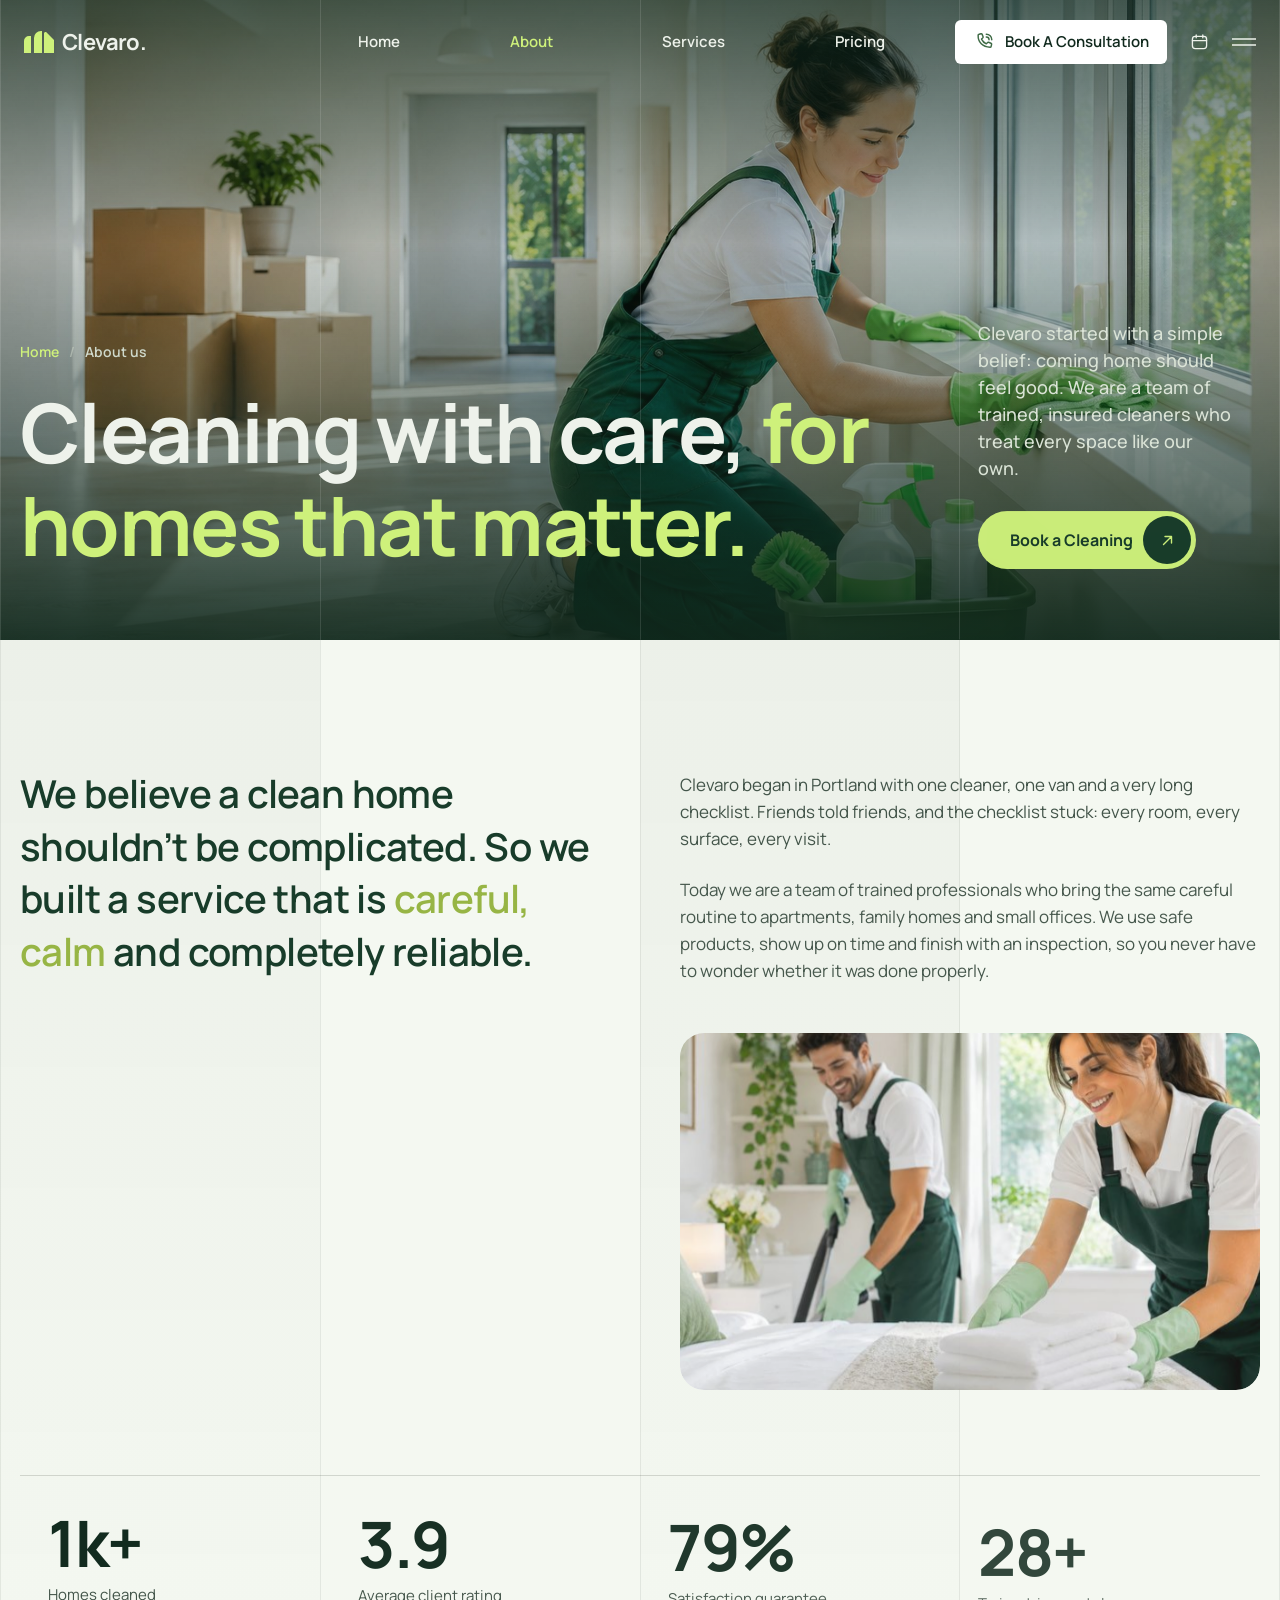
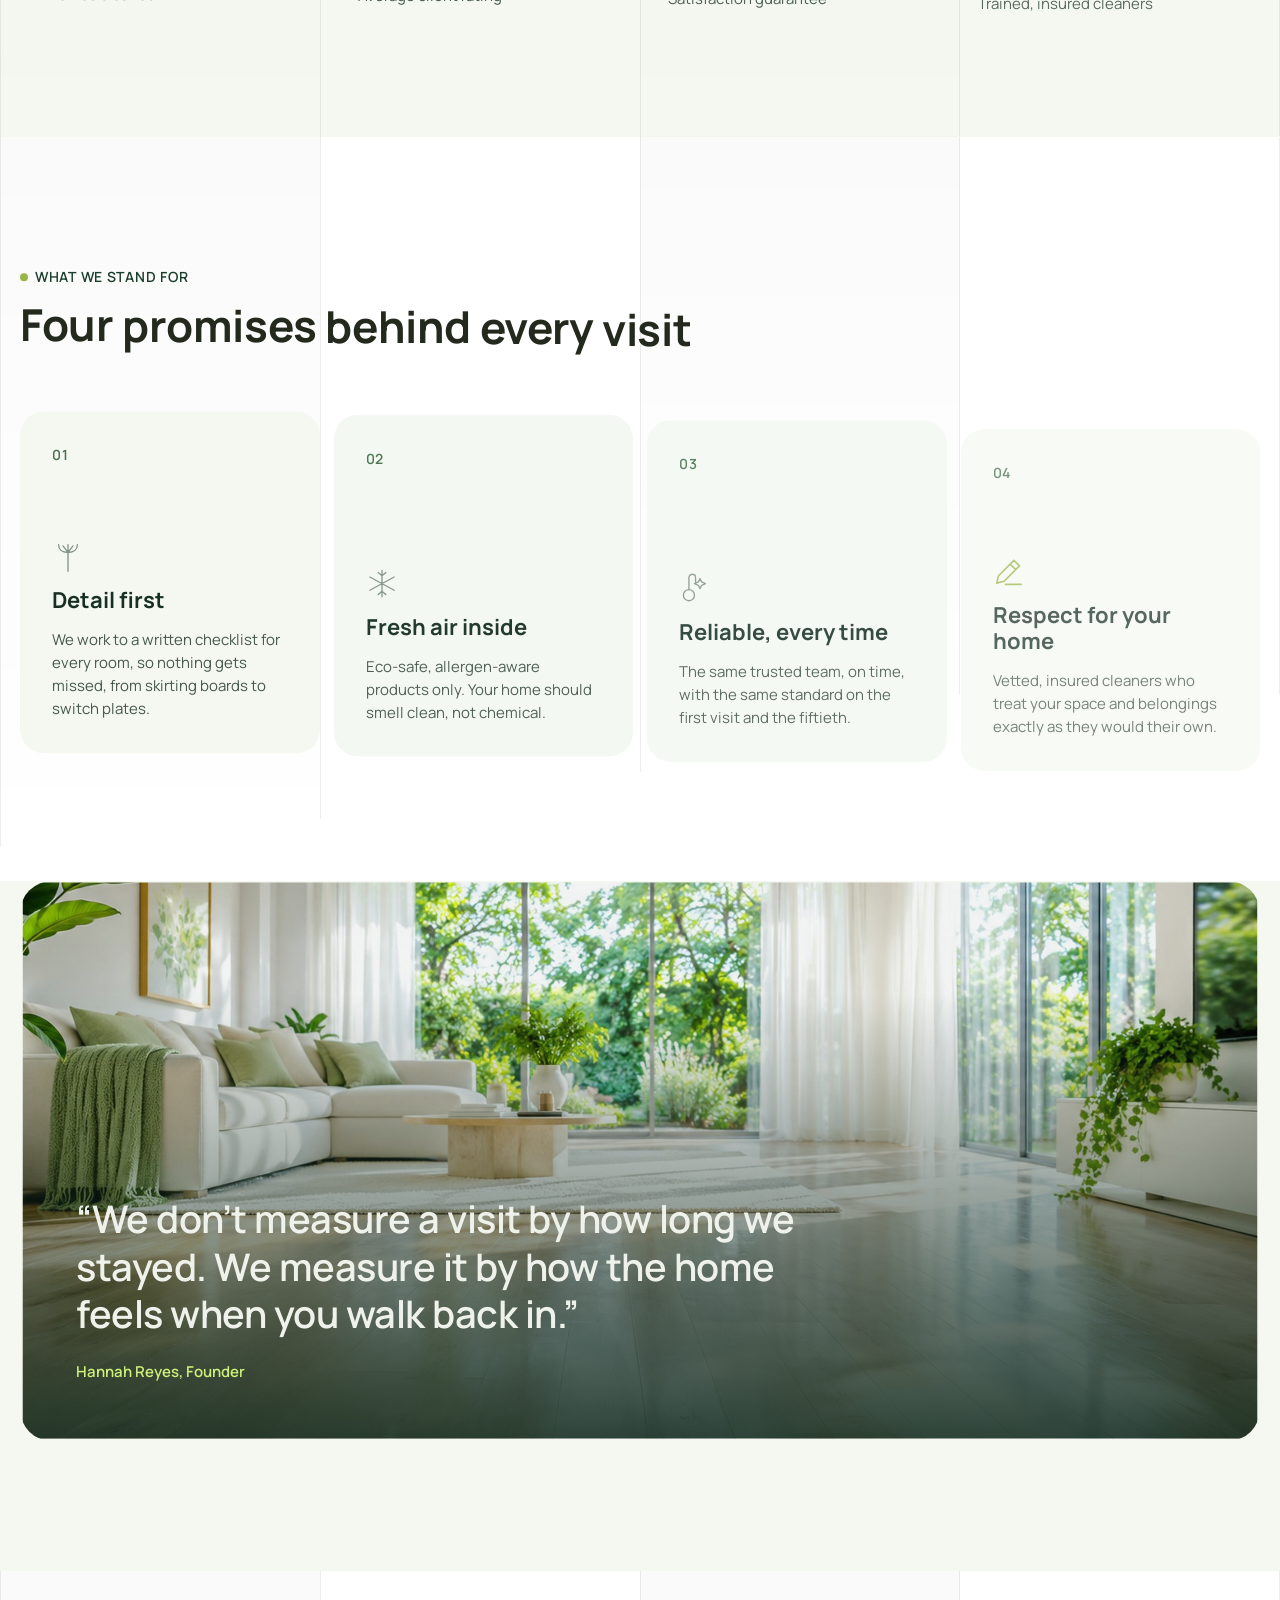
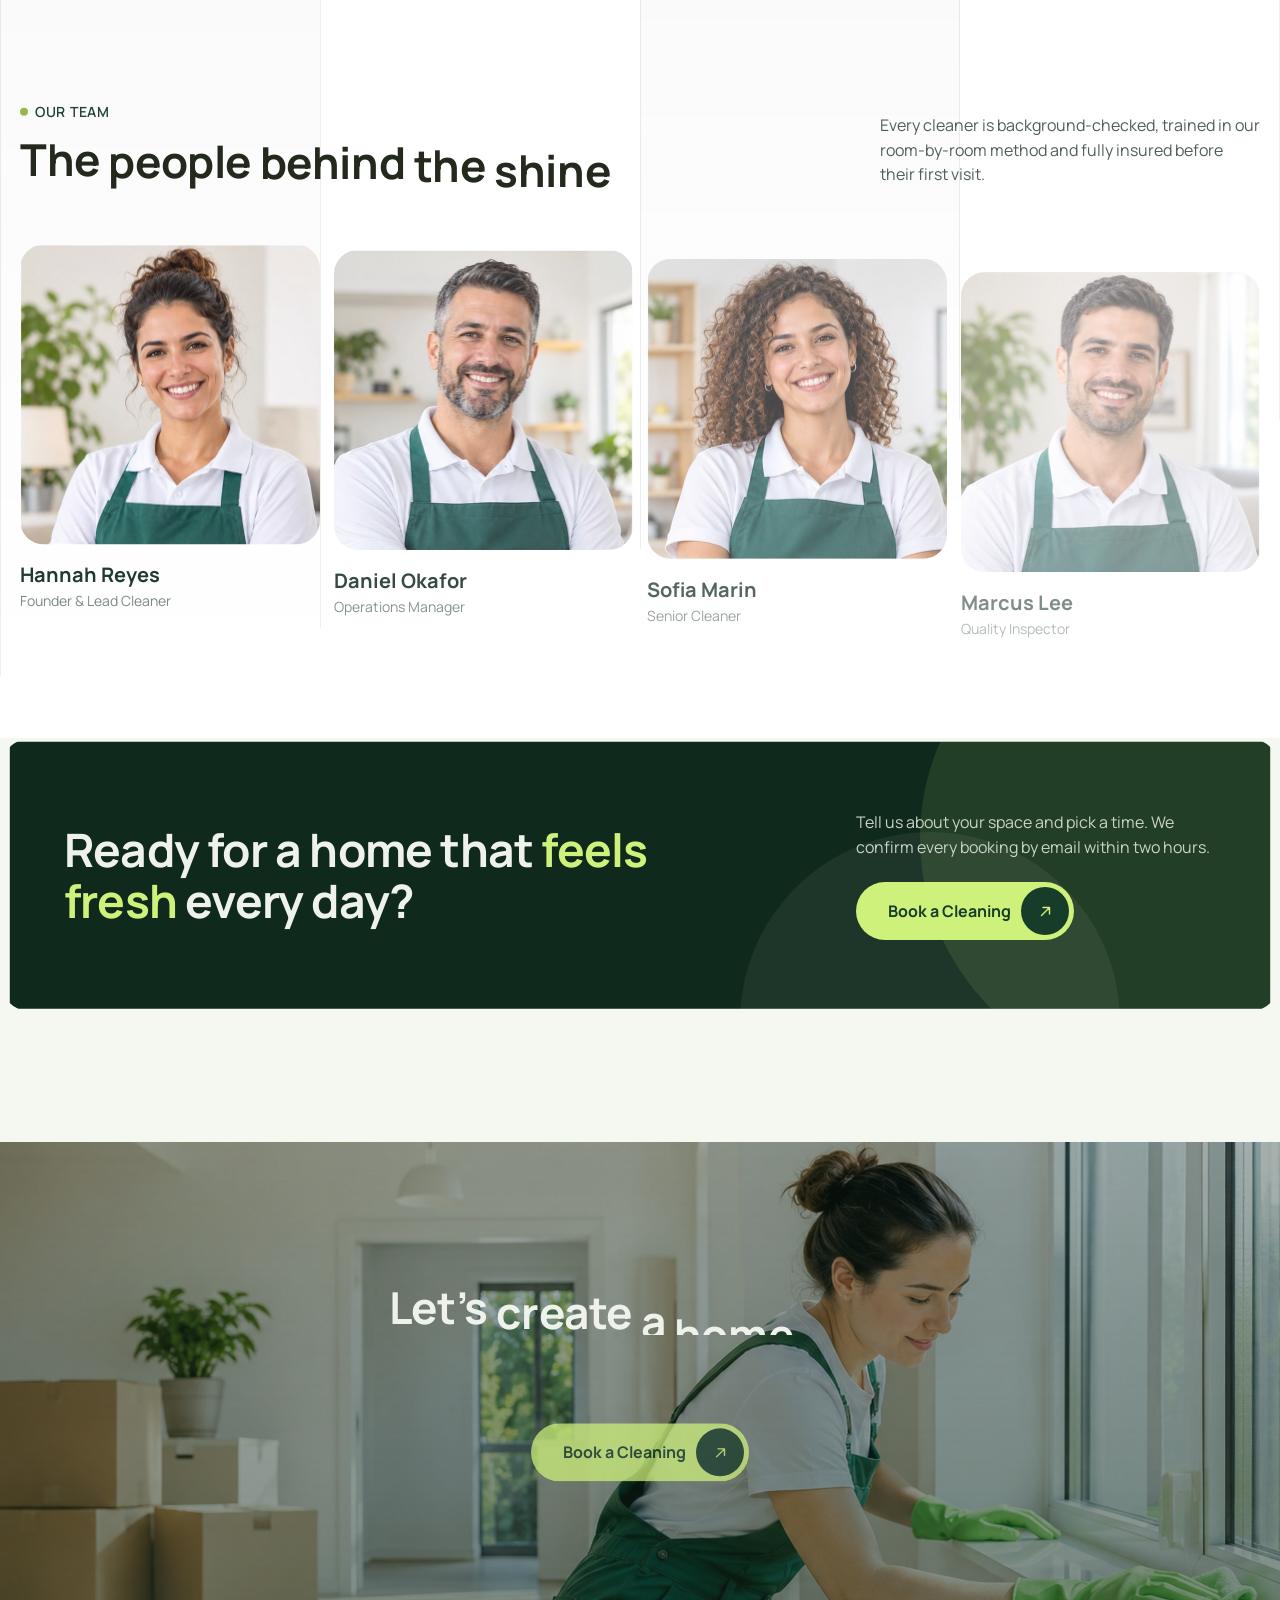
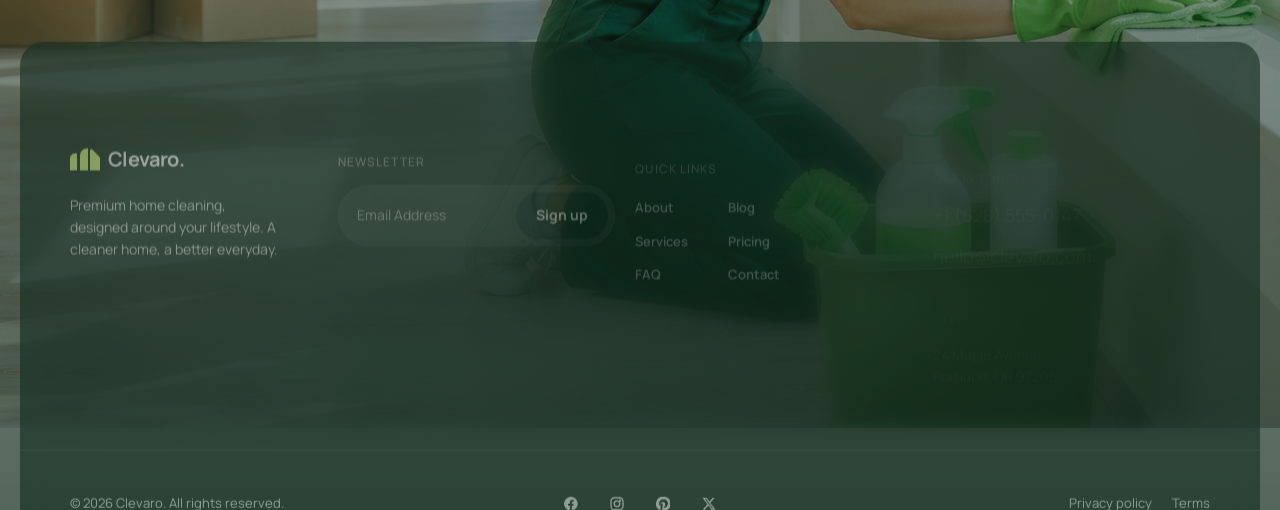
<file: about.html>
<!DOCTYPE html>
<html lang="en" class="no-js">
<head>
  <meta charset="utf-8">
  <meta name="viewport" content="width=device-width, initial-scale=1">
  <title>About Clevaro — Premium Home Cleaning in Portland</title>
  <meta name="description" content="Meet the trained, insured team behind Clevaro and the values that shape every visit: detail first, fresh air inside, reliable every time.">
  <meta name="theme-color" content="#10291d">
  <meta property="og:title" content="About Clevaro — Premium Home Cleaning in Portland">
  <meta property="og:description" content="Meet the trained, insured team behind Clevaro and the values that shape every visit: detail first, fresh air inside, reliable every time.">
  <meta property="og:type" content="website">

  <link rel="preload" href="assets/fonts/manrope-latin-wght-normal.woff2" as="font" type="font/woff2" crossorigin>
  <link rel="stylesheet" href="js/vendor/lenis.css">
  <link rel="stylesheet" href="css/base.css">
  <link rel="stylesheet" href="css/components.css">
  <link rel="stylesheet" href="css/sections.css">
  <link rel="stylesheet" href="css/responsive.css">
  <link rel="stylesheet" href="css/pages.css">
  <link rel="stylesheet" href="css/booking.css">
  <script>document.documentElement.classList.replace('no-js', 'js');</script>
</head>
<body>
  <a class="skip-link" href="#main">Skip to content</a>

  <!-- ===== MENU OVERLAY ===== -->
  <div class="menu" id="menu" role="dialog" aria-modal="true" aria-label="Site menu" aria-hidden="true">
    <div class="menu__top">
      <a class="logo" href="index.html" data-menu-link aria-label="Clevaro home"><img src="assets/icons/logo-mark.svg" alt=""><span>Clevaro.</span></a>
      <button class="menu__close" type="button" data-menu-close>Close</button>
    </div>
    <ul class="menu__list">
      <li class="menu__item"><a class="menu__link" href="index.html" data-menu-link><small>01</small>Home</a></li>
      <li class="menu__item"><a class="menu__link" href="about.html" data-menu-link><small>02</small>About</a></li>
      <li class="menu__item"><a class="menu__link" href="services.html" data-menu-link><small>03</small>Services</a></li>
      <li class="menu__item"><a class="menu__link" href="pricing.html" data-menu-link><small>04</small>Pricing</a></li>
      <li class="menu__item"><a class="menu__link" href="blog.html" data-menu-link><small>05</small>Blog</a></li>
      <li class="menu__item"><a class="menu__link" href="faq.html" data-menu-link><small>06</small>FAQ</a></li>
      <li class="menu__item"><a class="menu__link" href="contact.html" data-menu-link><small>07</small>Contact</a></li>
    </ul>
    <div class="menu__foot">
      <span>A Cleaner Home. A Better Everyday.</span>
      <a href="mailto:hello@clevaro.com">hello@clevaro.com</a>
    </div>
  </div>

  <div class="page-wrapper" id="top">

    <!-- ===== HEADER ===== -->
    <header class="header" data-anim="header">
      <div class="header__row">
        <div class="header__left">
          <a class="logo" href="index.html" aria-label="Clevaro home"><img src="assets/icons/logo-mark.svg" alt=""><span>Clevaro.</span></a>
        </div>
        <nav class="nav" aria-label="Primary">
          <a class="nav__link" href="index.html">Home</a>
          <a class="nav__link is-current" href="about.html">About</a>
          <a class="nav__link" href="services.html">Services</a>
          <a class="nav__link" href="pricing.html">Pricing</a>
        </nav>
        <div class="header__right">
          <a class="header__cta" href="tel:+16285550147" aria-label="Book a consultation: call +1 (628) 555-0147"><svg width="22" height="22" viewBox="0 0 24 24" fill="none" aria-hidden="true"><path d="M6.6 3.5l2.2-.5c.5-.1 1 .2 1.200.7l1 2.600c.2.500 0 1-.4 1.300L9.300 8.800c1.100 2.300 2.900 4.100 5.200 5.200l1.200-1.300c.3-.4.8-.5 1.300-.4l2.600 1c.5.2.8.700.7 1.200l-.5 2.200c-.1.600-.6 1-1.200 1C10.600 17.600 5.300 12.300 5.600 4.700c0-.6.400-1.100 1-1.200z" stroke="currentColor" stroke-width="1.600" stroke-linejoin="round"/><path d="M14.500 3.500a6 6 0 016 6M14.500 6.500a3 3 0 013 3" stroke="currentColor" stroke-width="1.600" stroke-linecap="round"/></svg><span>Book A Consultation</span></a>
          <button class="header__book" type="button" data-book aria-label="Book a cleaning"><img src="assets/icons/calendar.svg" alt=""></button>
          <button class="menu-btn" type="button" data-menu-open aria-label="Open menu" aria-controls="menu"><img src="assets/icons/menu.svg" alt=""></button>
        </div>
      </div>
    </header>

    <main id="main">

      <section class="phero" aria-labelledby="page-title">
        <div class="phero__bg" style="background-image:url('assets/images/footer/footer-bg.jpg')" role="img" aria-label=""></div>
        <div class="section-lines on-dark" aria-hidden="true"><span></span><span></span><span></span><span></span></div>
        <div class="container">
          <div class="phero__row">
            <div class="phero__main">
              <nav class="crumbs" aria-label="Breadcrumb"><a href="index.html">Home</a><span aria-hidden="true">/</span><span>About us</span></nav>
              <h1 class="phero__title" id="page-title">Cleaning with care, <em>for homes that matter.</em></h1>
            </div>
            <div class="phero__side">
              <p class="phero__lead">Clevaro started with a simple belief: coming home should feel good. We are a team of trained, insured cleaners who treat every space like our own.</p>
              <button class="btn btn--lime" type="button" data-book>Book a Cleaning<span class="btn__icon"><img src="assets/icons/arrow-lime.svg" alt=""><img src="assets/icons/arrow-lime.svg" alt=""></span></button>
            </div>
          </div>
        </div>
      </section>

      <!-- ===== STORY ===== -->
      <section class="section story" aria-labelledby="story-title">
        <div class="section-lines" aria-hidden="true"><span></span><span></span><span></span><span></span></div>
        <div class="container">
          <div class="story__row">
            <h2 class="story__lead" id="story-title" data-split="lines">We believe a clean home shouldn’t be complicated. So we built a service that is <em>careful, calm</em> and completely reliable.</h2>
            <div class="story__body" data-r-group>
              <p>Clevaro began in Portland with one cleaner, one van and a very long checklist. Friends told friends, and the checklist stuck: every room, every surface, every visit.</p>
              <p>Today we are a team of trained professionals who bring the same careful routine to apartments, family homes and small offices. We use safe products, show up on time and finish with an inspection, so you never have to wonder whether it was done properly.</p>
              <div class="story__img" data-r-img><img src="assets/images/about/about-2.jpg" width="646" height="560" alt="Two Clevaro cleaners making a bed with fresh white linen" loading="lazy"></div>
            </div>
          </div>
          <div class="stats" data-r-group>
            <div class="stats__item"><span class="stats__num" data-count="1" data-suffix="k+">1k+</span><span class="stats__label">Homes cleaned</span></div>
            <div class="stats__item"><span class="stats__num" data-count="4.9">4.9</span><span class="stats__label">Average client rating</span></div>
            <div class="stats__item"><span class="stats__num" data-count="100" data-suffix="%">100%</span><span class="stats__label">Satisfaction guarantee</span></div>
            <div class="stats__item"><span class="stats__num" data-count="35" data-suffix="+">35+</span><span class="stats__label">Trained, insured cleaners</span></div>
          </div>
        </div>
      </section>

      <!-- ===== VALUES ===== -->
      <section class="section values" aria-labelledby="values-title">
        <div class="section-lines on-white" aria-hidden="true"><span></span><span></span><span></span><span></span></div>
        <div class="container">
          <div class="pg-head">
            <span class="eyebrow">What we stand for</span>
            <h2 class="h2" id="values-title" data-split="words">Four promises behind every visit</h2>
          </div>
          <div class="values__grid" data-r-group>
            <article class="value">
              <span class="value__no">01</span>
              <div class="value__body"><img src="assets/icons/about-detail.svg" alt=""><h3 class="value__title">Detail first</h3><p class="value__copy">We work to a written checklist for every room, so nothing gets missed, from skirting boards to switch plates.</p></div>
            </article>
            <article class="value">
              <span class="value__no">02</span>
              <div class="value__body"><img src="assets/icons/about-fresh.svg" alt=""><h3 class="value__title">Fresh air inside</h3><p class="value__copy">Eco-safe, allergen-aware products only. Your home should smell clean, not chemical.</p></div>
            </article>
            <article class="value">
              <span class="value__no">03</span>
              <div class="value__body"><img src="assets/icons/about-season.svg" alt=""><h3 class="value__title">Reliable, every time</h3><p class="value__copy">The same trusted team, on time, with the same standard on the first visit and the fiftieth.</p></div>
            </article>
            <article class="value">
              <span class="value__no">04</span>
              <div class="value__body"><img src="assets/icons/work-walkthrough.svg" alt=""><h3 class="value__title">Respect for your home</h3><p class="value__copy">Vetted, insured cleaners who treat your space and belongings exactly as they would their own.</p></div>
            </article>
          </div>
        </div>
      </section>

      <!-- ===== QUOTE ===== -->
      <section class="section quote" aria-label="Founder’s note">
        <div class="container">
          <figure class="quote__wrap">
            <blockquote class="quote__text" style="margin:0">“We don’t measure a visit by how long we stayed. We measure it by how the home feels when you walk back in.”</blockquote>
            <figcaption class="quote__by">Hannah Reyes, Founder</figcaption>
          </figure>
        </div>
      </section>

      <!-- ===== TEAM ===== -->
      <section class="section team" aria-labelledby="team-title">
        <div class="section-lines on-white" aria-hidden="true"><span></span><span></span><span></span><span></span></div>
        <div class="container">
          <div class="team__top">
            <div class="pg-head">
              <span class="eyebrow">Our team</span>
              <h2 class="h2" id="team-title" data-split="words">The people behind the shine</h2>
            </div>
            <p class="pg-head" style="max-width:380px;font-size:16px;line-height:155%" data-r>Every cleaner is background-checked, trained in our room-by-room method and fully insured before their first visit.</p>
          </div>
          <div class="team__grid" data-r-group>
            <article class="member">
              <div class="member__img"><img src="assets/images/team/team-1.jpg" width="600" height="600" alt="Hannah Reyes, Founder and Lead Cleaner" loading="lazy"></div>
              <div><h3 class="member__name">Hannah Reyes</h3><p class="member__role">Founder &amp; Lead Cleaner</p></div>
            </article>
            <article class="member">
              <div class="member__img"><img src="assets/images/team/team-2.jpg" width="600" height="600" alt="Daniel Okafor, Operations Manager" loading="lazy"></div>
              <div><h3 class="member__name">Daniel Okafor</h3><p class="member__role">Operations Manager</p></div>
            </article>
            <article class="member">
              <div class="member__img"><img src="assets/images/team/team-3.jpg" width="600" height="600" alt="Sofia Marin, Senior Cleaner" loading="lazy"></div>
              <div><h3 class="member__name">Sofia Marin</h3><p class="member__role">Senior Cleaner</p></div>
            </article>
            <article class="member">
              <div class="member__img"><img src="assets/images/team/team-4.jpg" width="600" height="600" alt="Marcus Lee, Quality Inspector" loading="lazy"></div>
              <div><h3 class="member__name">Marcus Lee</h3><p class="member__role">Quality Inspector</p></div>
            </article>
          </div>
        </div>
      </section>

      <section class="band" aria-label="Book a cleaning">
        <div class="container">
          <div class="band__wrap">
            <h2 class="band__title">Ready for a home that <em>feels fresh</em> every day?</h2>
            <div class="band__side">
              <p>Tell us about your space and pick a time. We confirm every booking by email within two hours.</p>
              <button class="btn btn--lime" type="button" data-book>Book a Cleaning<span class="btn__icon"><img src="assets/icons/arrow-lime.svg" alt=""><img src="assets/icons/arrow-lime.svg" alt=""></span></button>
            </div>
          </div>
        </div>
      </section>

    </main>

    <!-- ===== FOOTER ===== -->
    <footer class="footer" id="contact">
      <div class="footer__bg" data-parallax="footer" role="img" aria-label="A cleaner smiling in a bright home"></div>
      <div class="container">
        <div class="footer__row">
          <div class="footer__cta">
            <h2 class="footer__title" data-split="words">Let’s create a home that <span class="accent">Shines beautifully</span></h2>
            <div class="btn-wrap">
              <button class="btn btn--lime" type="button" data-book>Book a Cleaning
                <span class="btn__icon"><img src="assets/icons/arrow-lime.svg" alt=""><img src="assets/icons/arrow-lime.svg" alt=""></span>
              </button>
            </div>
          </div>
          <div class="footer__card" data-footer-card>
            <div class="footer__top">
              <div class="footer__col">
                <a class="logo logo--footer" href="index.html" aria-label="Clevaro home"><img src="assets/icons/logo-mark.svg" alt=""><span>Clevaro.</span></a>
                <p class="footer__about">Premium home cleaning, designed around your lifestyle. A cleaner home, a better everyday.</p>
              </div>
              <div class="footer__col">
                <span class="footer__label">Newsletter</span>
                <form class="newsletter" data-newsletter novalidate>
                  <label class="sr-only" for="nl-email">Email address</label>
                  <input id="nl-email" type="email" name="email" placeholder="Email Address" autocomplete="email" required>
                  <button type="submit">Sign up</button>
                </form>
                <p class="newsletter__msg" role="status" aria-live="polite"></p>
              </div>
              <div class="footer__col footer__col--wide">
                <span class="footer__label">Quick links</span>
                <div class="footer__links">
                  <a href="about.html">About</a><a href="blog.html">Blog</a>
                  <a href="services.html">Services</a><a href="pricing.html">Pricing</a>
                  <a href="faq.html">FAQ</a><a href="contact.html">Contact</a>
                </div>
              </div>
              <div class="footer__col footer__col--wide">
                <span class="footer__label">Get in touch</span>
                <a class="footer__phone" href="tel:+16285550147">+1 (628) 555-0147</a>
                <a class="footer__mail" href="mailto:hello@clevaro.com">hello@clevaro.com</a>
                <span class="footer__label gap-top">Office</span>
                <address class="footer__address" style="font-style:normal">24 Maple Avenue,<br>Portland, OR 97205</address>
              </div>
            </div>
            <div class="footer__bottom">
              <span>© 2026 Clevaro. All rights reserved.</span>
              <div class="footer__social">
                <a href="#" aria-label="Facebook"><img src="assets/icons/facebook.svg" alt=""></a>
                <a href="#" aria-label="Instagram"><img src="assets/icons/instagram.svg" alt=""></a>
                <a href="#" aria-label="Pinterest"><img src="assets/icons/pinterest.svg" alt=""></a>
                <a href="#" aria-label="X"><img src="assets/icons/x.svg" alt=""></a>
              </div>
              <div class="footer__bottom-links"><a href="#">Privacy policy</a><a href="#">Terms</a></div>
            </div>
          </div>
        </div>
      </div>
    </footer>
  </div>

  <script src="js/vendor/gsap.min.js"></script>
  <script src="js/vendor/ScrollTrigger.min.js"></script>
  <script src="js/vendor/SplitText.min.js"></script>
  <script src="js/vendor/lenis.min.js"></script>
  <script src="js/smooth-scroll.js"></script>
  <script src="js/menu.js"></script>
  <script src="js/booking.js"></script>
  <script src="js/inner.js"></script>
</body>
</html>
</file>
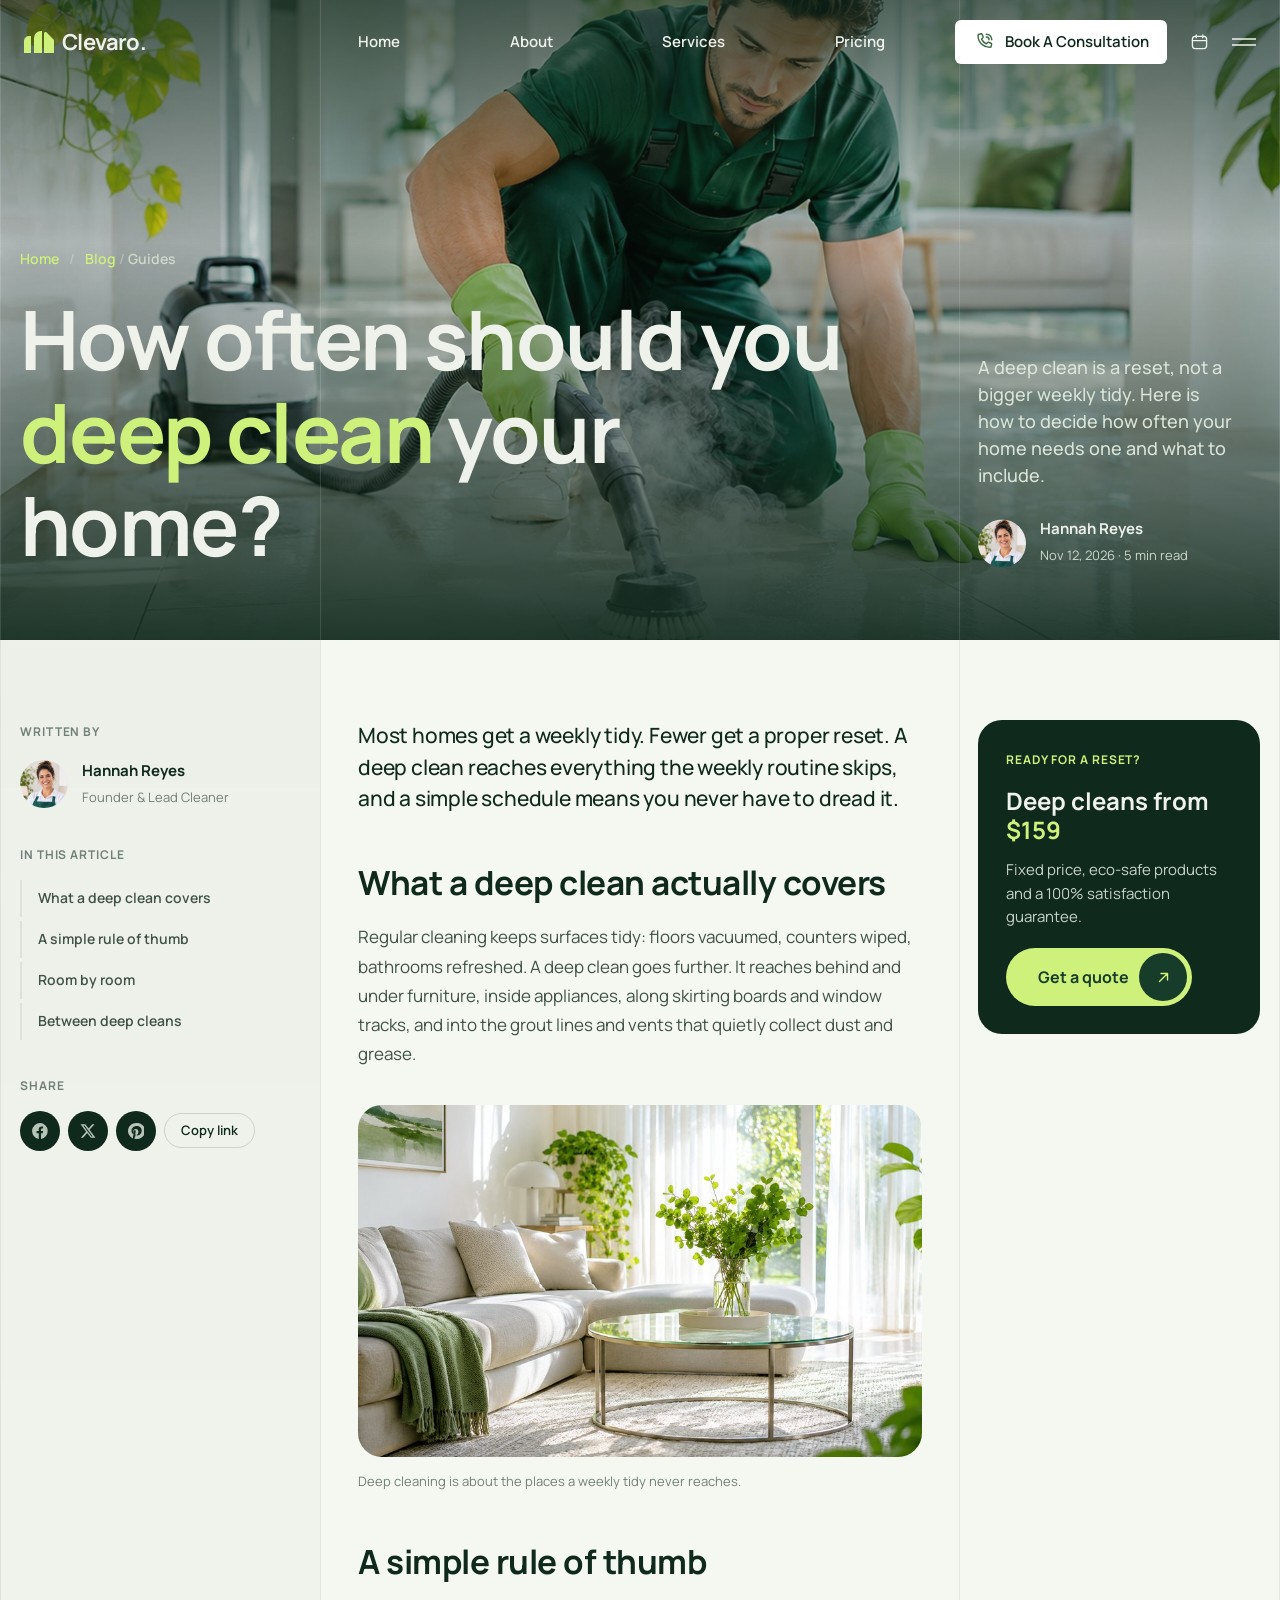
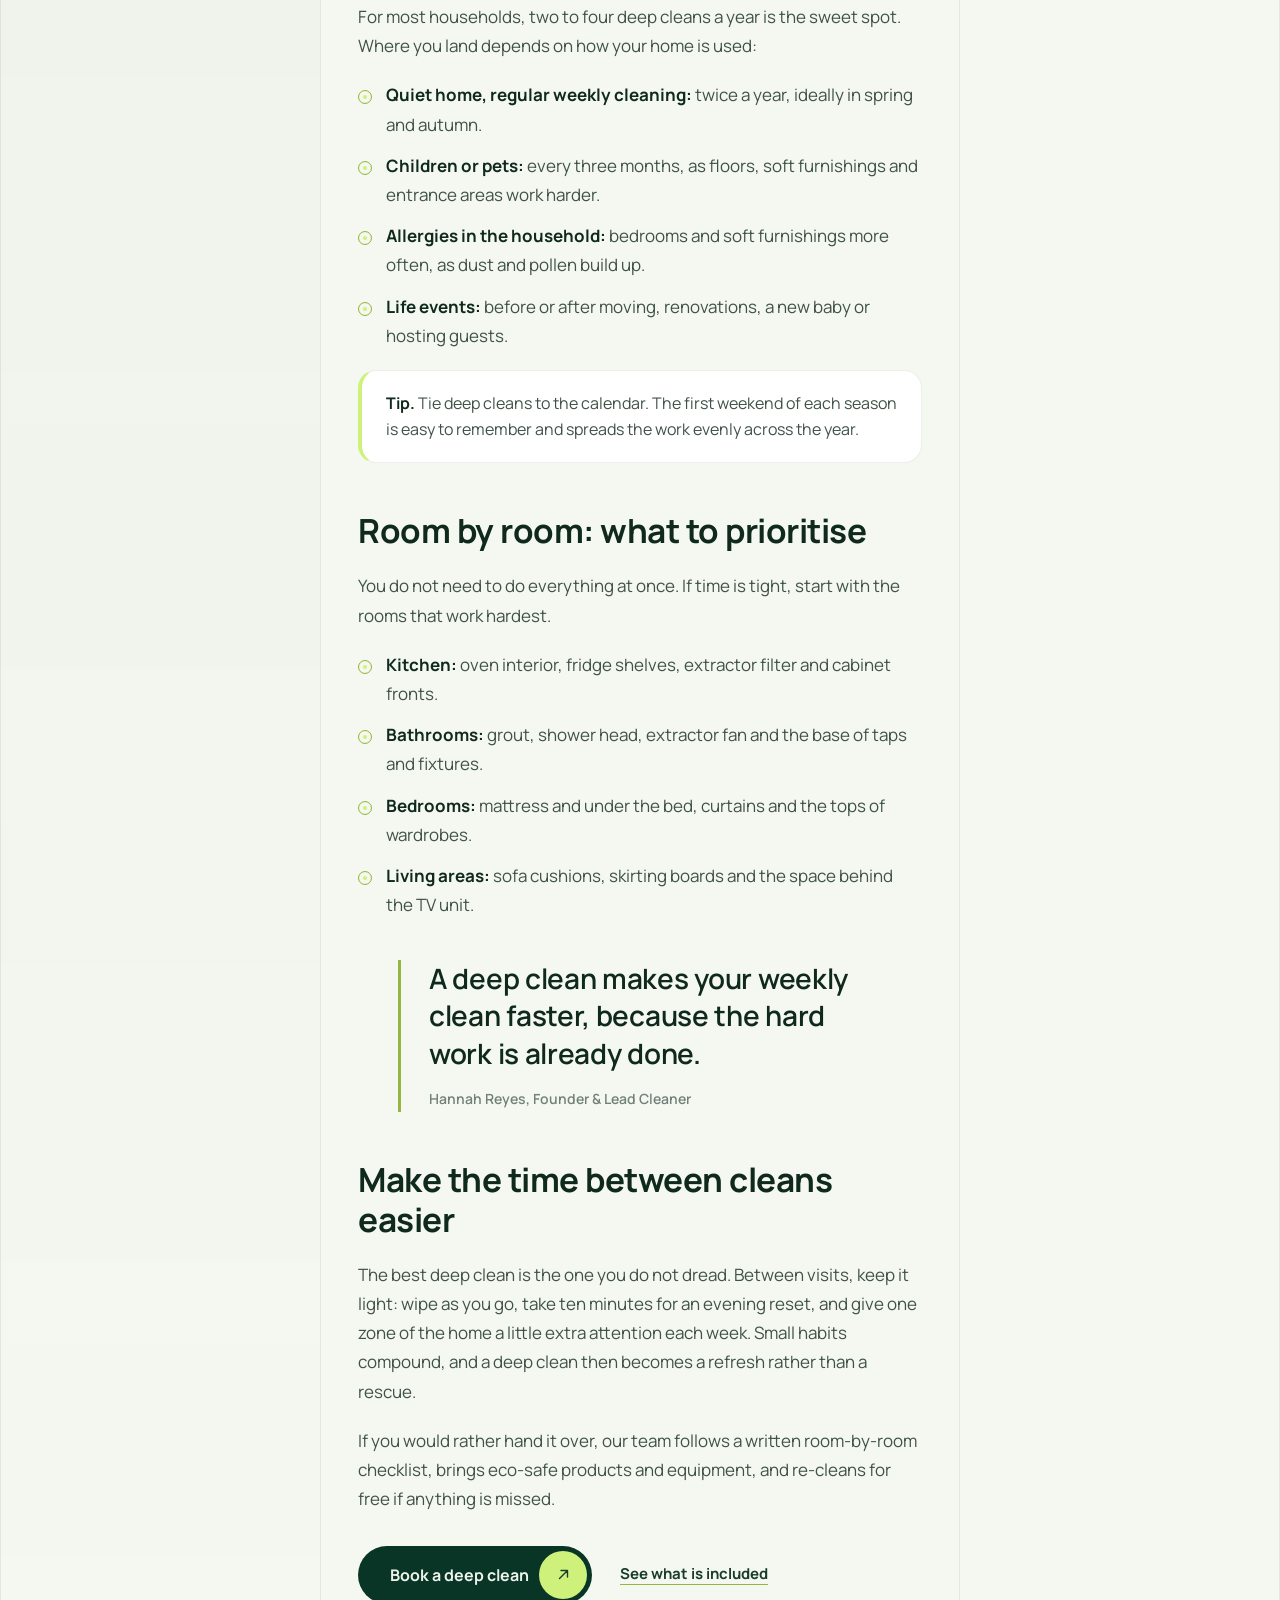
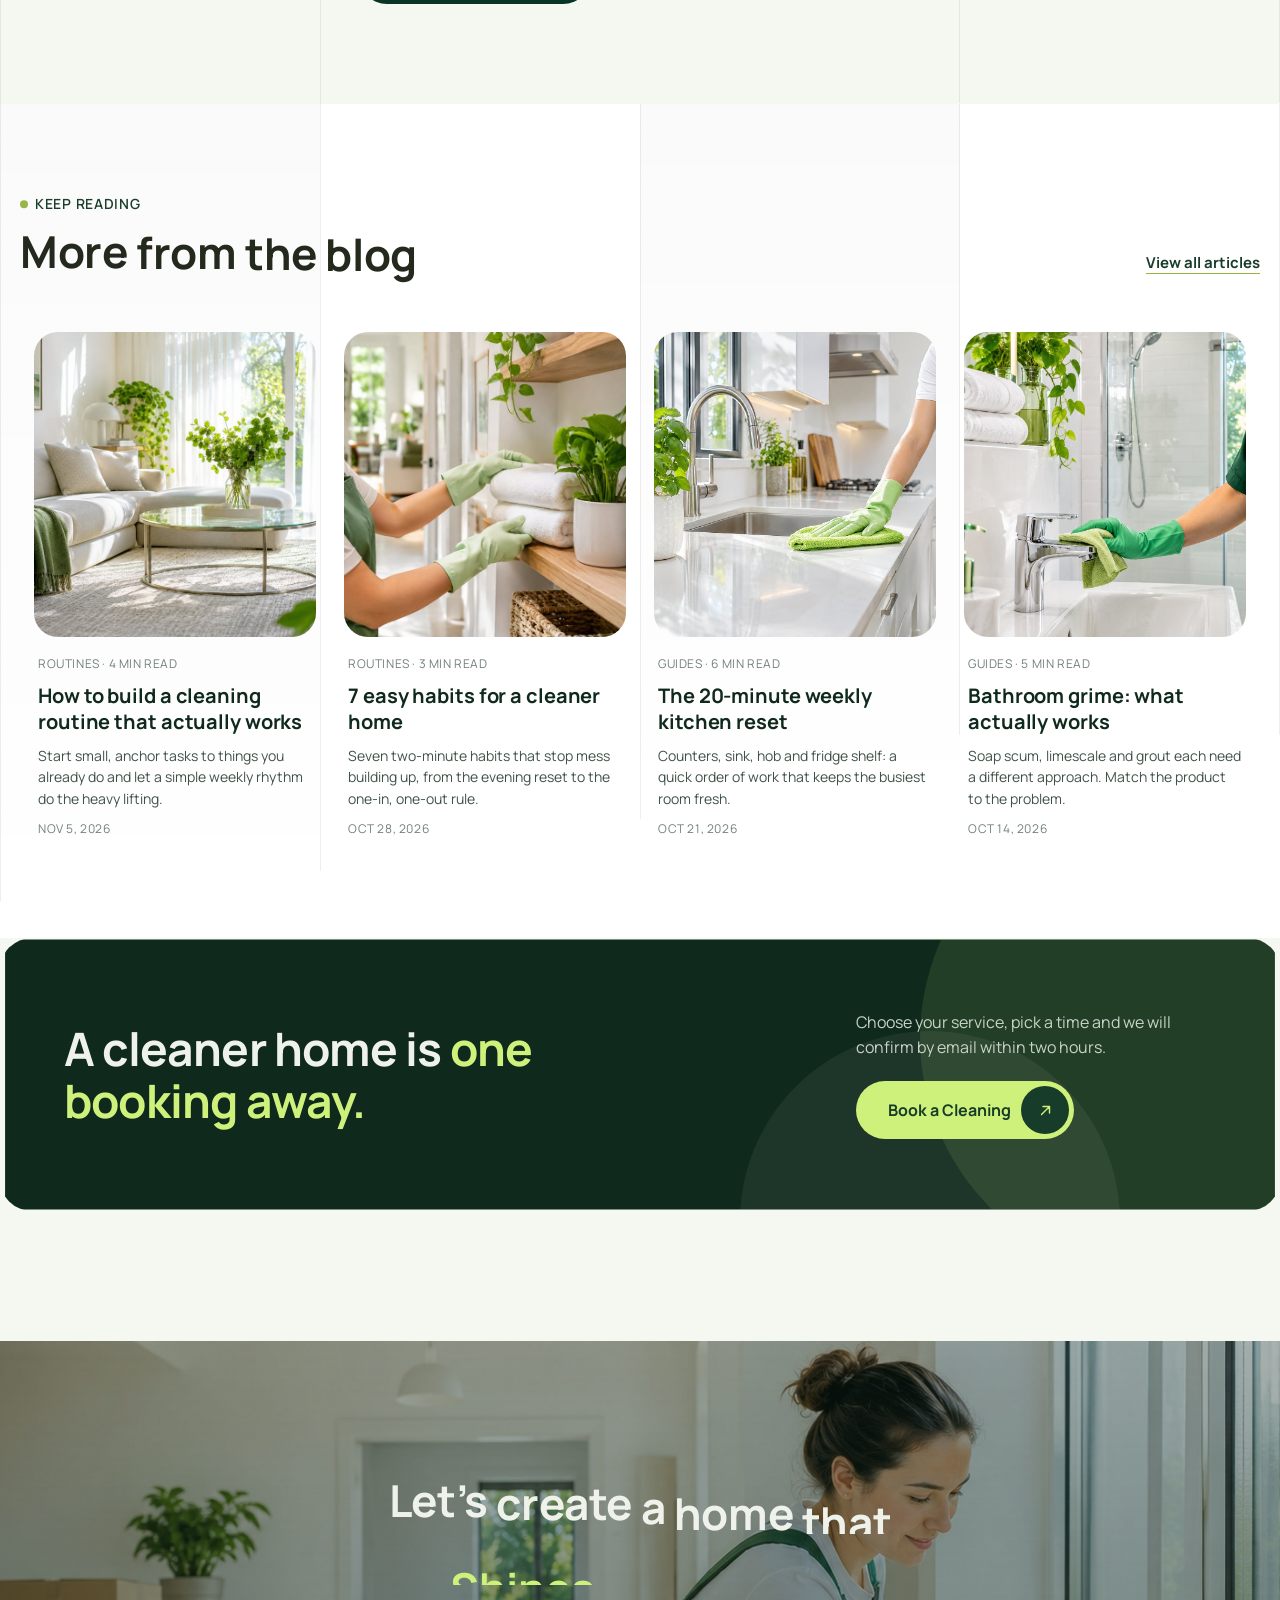
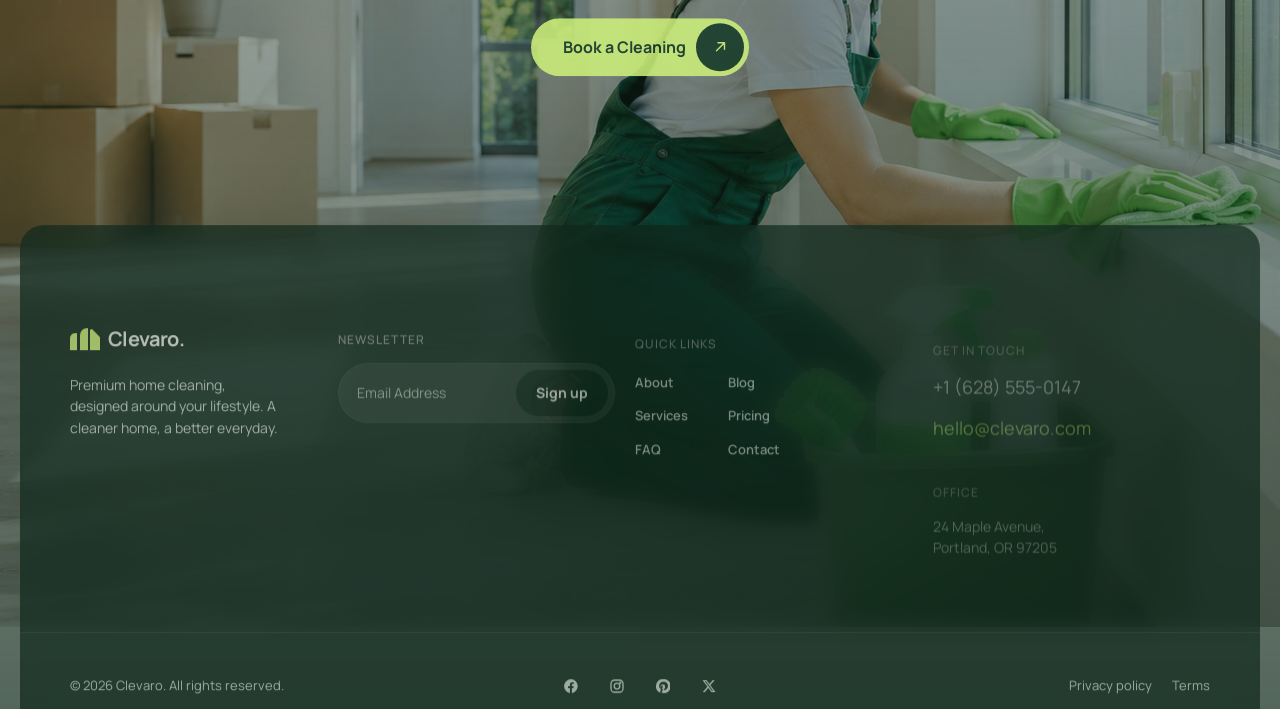
<file: blog-single.html>
<!DOCTYPE html>
<html lang="en" class="no-js">
<head>
  <meta charset="utf-8">
  <meta name="viewport" content="width=device-width, initial-scale=1">
  <title>How often should you deep clean your home? | Clevaro Blog</title>
  <meta name="description" content="A deep clean is a reset, not a bigger weekly tidy. Here is how often your home needs one and what to include.">
  <meta name="theme-color" content="#10291d">
  <meta property="og:title" content="How often should you deep clean your home? | Clevaro Blog">
  <meta property="og:description" content="A deep clean is a reset, not a bigger weekly tidy. Here is how often your home needs one and what to include.">
  <meta property="og:type" content="website">

  <link rel="preload" href="assets/fonts/manrope-latin-wght-normal.woff2" as="font" type="font/woff2" crossorigin>
  <link rel="stylesheet" href="js/vendor/lenis.css">
  <link rel="stylesheet" href="css/base.css">
  <link rel="stylesheet" href="css/components.css">
  <link rel="stylesheet" href="css/sections.css">
  <link rel="stylesheet" href="css/responsive.css">
  <link rel="stylesheet" href="css/pages.css">
  <link rel="stylesheet" href="css/booking.css">
  <script>document.documentElement.classList.replace('no-js', 'js');</script>
</head>
<body>
  <a class="skip-link" href="#main">Skip to content</a>

  <!-- ===== MENU OVERLAY ===== -->
  <div class="menu" id="menu" role="dialog" aria-modal="true" aria-label="Site menu" aria-hidden="true">
    <div class="menu__top">
      <a class="logo" href="index.html" data-menu-link aria-label="Clevaro home"><img src="assets/icons/logo-mark.svg" alt=""><span>Clevaro.</span></a>
      <button class="menu__close" type="button" data-menu-close>Close</button>
    </div>
    <ul class="menu__list">
      <li class="menu__item"><a class="menu__link" href="index.html" data-menu-link><small>01</small>Home</a></li>
      <li class="menu__item"><a class="menu__link" href="about.html" data-menu-link><small>02</small>About</a></li>
      <li class="menu__item"><a class="menu__link" href="services.html" data-menu-link><small>03</small>Services</a></li>
      <li class="menu__item"><a class="menu__link" href="pricing.html" data-menu-link><small>04</small>Pricing</a></li>
      <li class="menu__item"><a class="menu__link" href="blog.html" data-menu-link><small>05</small>Blog</a></li>
      <li class="menu__item"><a class="menu__link" href="faq.html" data-menu-link><small>06</small>FAQ</a></li>
      <li class="menu__item"><a class="menu__link" href="contact.html" data-menu-link><small>07</small>Contact</a></li>
    </ul>
    <div class="menu__foot">
      <span>A Cleaner Home. A Better Everyday.</span>
      <a href="mailto:hello@clevaro.com">hello@clevaro.com</a>
    </div>
  </div>

  <div class="page-wrapper" id="top">

    <!-- ===== HEADER ===== -->
    <header class="header" data-anim="header">
      <div class="header__row">
        <div class="header__left">
          <a class="logo" href="index.html" aria-label="Clevaro home"><img src="assets/icons/logo-mark.svg" alt=""><span>Clevaro.</span></a>
        </div>
        <nav class="nav" aria-label="Primary">
          <a class="nav__link" href="index.html">Home</a>
          <a class="nav__link" href="about.html">About</a>
          <a class="nav__link" href="services.html">Services</a>
          <a class="nav__link" href="pricing.html">Pricing</a>
        </nav>
        <div class="header__right">
          <a class="header__cta" href="tel:+16285550147" aria-label="Book a consultation: call +1 (628) 555-0147"><svg width="22" height="22" viewBox="0 0 24 24" fill="none" aria-hidden="true"><path d="M6.6 3.5l2.2-.5c.5-.1 1 .2 1.200.7l1 2.600c.2.500 0 1-.4 1.300L9.300 8.800c1.100 2.300 2.900 4.100 5.200 5.200l1.200-1.300c.3-.4.8-.5 1.300-.4l2.600 1c.5.2.8.700.7 1.200l-.5 2.200c-.1.600-.6 1-1.200 1C10.600 17.600 5.300 12.300 5.600 4.700c0-.6.400-1.100 1-1.200z" stroke="currentColor" stroke-width="1.600" stroke-linejoin="round"/><path d="M14.500 3.500a6 6 0 016 6M14.500 6.500a3 3 0 013 3" stroke="currentColor" stroke-width="1.600" stroke-linecap="round"/></svg><span>Book A Consultation</span></a>
          <button class="header__book" type="button" data-book aria-label="Book a cleaning"><img src="assets/icons/calendar.svg" alt=""></button>
          <button class="menu-btn" type="button" data-menu-open aria-label="Open menu" aria-controls="menu"><img src="assets/icons/menu.svg" alt=""></button>
        </div>
      </div>
    </header>

    <main id="main">

      <section class="phero" aria-labelledby="page-title">
        <div class="phero__bg" style="background-image:url('assets/images/services/deep-cleaning.jpg')" role="img" aria-label=""></div>
        <div class="section-lines on-dark no-mid" aria-hidden="true"><span></span><span></span><span></span><span></span></div>
        <div class="container">
          <div class="phero__row">
            <div class="phero__main">
              <nav class="crumbs" aria-label="Breadcrumb"><a href="index.html">Home</a><span aria-hidden="true">/</span><span><a href="blog.html">Blog</a> <span aria-hidden="true">/</span> Guides</span></nav>
              <h1 class="phero__title" id="page-title">How often should you <em>deep clean</em> your home?</h1>
            </div>
            <div class="phero__side">
              <p class="phero__lead">A deep clean is a reset, not a bigger weekly tidy. Here is how to decide how often your home needs one and what to include.</p>
              <div class="byline byline--light"><img src="assets/images/team/team-1.jpg" width="48" height="48" alt=""><div><b>Hannah Reyes</b><span>Nov 12, 2026 · 5 min read</span></div></div>
            </div>
          </div>
        </div>
      </section>

      <!-- ===== ARTICLE ===== -->
      <section class="art" aria-label="Article">
        <div class="section-lines no-mid" aria-hidden="true"><span></span><span></span><span></span><span></span></div>
        <div class="container">
          <div class="art__row">
            <aside class="art__aside" aria-label="About this article">
              <div class="art__card">
                <span class="art__label">Written by</span>
                <div class="byline"><img src="assets/images/team/team-1.jpg" width="48" height="48" alt=""><div><b>Hannah Reyes</b><span>Founder & Lead Cleaner</span></div></div>
              </div>
              <nav class="art__toc" aria-label="In this article"><span class="art__label">In this article</span><a href="#what">What a deep clean covers</a><a href="#often">A simple rule of thumb</a><a href="#rooms">Room by room</a><a href="#between">Between deep cleans</a></nav>
              <div class="art__share"><span class="art__label">Share</span>
                <div>
                  <a href="#" data-share="facebook" aria-label="Share on Facebook"><img src="assets/icons/facebook.svg" alt=""></a>
                  <a href="#" data-share="x" aria-label="Share on X"><img src="assets/icons/x.svg" alt=""></a>
                  <a href="#" data-share="pinterest" aria-label="Share on Pinterest"><img src="assets/icons/pinterest.svg" alt=""></a>
                  <button type="button" data-copy-link aria-label="Copy link">Copy link</button>
                </div>
              </div>
            </aside>

            <article class="art__body prose">
              <p class="prose__lead">Most homes get a weekly tidy. Fewer get a proper reset. A deep clean reaches everything the weekly routine skips, and a simple schedule means you never have to dread it.</p>

              <h2 id="what">What a deep clean actually covers</h2>
              <p>Regular cleaning keeps surfaces tidy: floors vacuumed, counters wiped, bathrooms refreshed. A deep clean goes further. It reaches behind and under furniture, inside appliances, along skirting boards and window tracks, and into the grout lines and vents that quietly collect dust and grease.</p>
              <figure class="prose__fig"><img src="assets/images/blog/blog-2.jpg" width="848" height="668" alt="A tidy shelf after a clean" loading="lazy"><figcaption>Deep cleaning is about the places a weekly tidy never reaches.</figcaption></figure>

              <h2 id="often">A simple rule of thumb</h2>
              <p>For most households, two to four deep cleans a year is the sweet spot. Where you land depends on how your home is used:</p>
              <ul>
                <li><b>Quiet home, regular weekly cleaning:</b> twice a year, ideally in spring and autumn.</li>
                <li><b>Children or pets:</b> every three months, as floors, soft furnishings and entrance areas work harder.</li>
                <li><b>Allergies in the household:</b> bedrooms and soft furnishings more often, as dust and pollen build up.</li>
                <li><b>Life events:</b> before or after moving, renovations, a new baby or hosting guests.</li>
              </ul>
              <aside class="prose__note"><b>Tip.</b> Tie deep cleans to the calendar. The first weekend of each season is easy to remember and spreads the work evenly across the year.</aside>

              <h2 id="rooms">Room by room: what to prioritise</h2>
              <p>You do not need to do everything at once. If time is tight, start with the rooms that work hardest.</p>
              <ul>
                <li><b>Kitchen:</b> oven interior, fridge shelves, extractor filter and cabinet fronts.</li>
                <li><b>Bathrooms:</b> grout, shower head, extractor fan and the base of taps and fixtures.</li>
                <li><b>Bedrooms:</b> mattress and under the bed, curtains and the tops of wardrobes.</li>
                <li><b>Living areas:</b> sofa cushions, skirting boards and the space behind the TV unit.</li>
              </ul>
              <blockquote class="prose__quote"><p>A deep clean makes your weekly clean faster, because the hard work is already done.</p><cite>Hannah Reyes, Founder & Lead Cleaner</cite></blockquote>

              <h2 id="between">Make the time between cleans easier</h2>
              <p>The best deep clean is the one you do not dread. Between visits, keep it light: wipe as you go, take ten minutes for an evening reset, and give one zone of the home a little extra attention each week. Small habits compound, and a deep clean then becomes a refresh rather than a rescue.</p>
              <p>If you would rather hand it over, our team follows a written room-by-room checklist, brings eco-safe products and equipment, and re-cleans for free if anything is missed.</p>
              <div class="prose__cta"><button class="btn btn--dark" type="button" data-book data-book="deep">Book a deep clean<span class="btn__icon"><img src="assets/icons/arrow-dark.svg" alt=""><img src="assets/icons/arrow-dark.svg" alt=""></span></button><a class="link-u" href="services.html#deep">See what is included</a></div>
            </article>

            <aside class="art__side" aria-label="Book a cleaning">
              <div class="side-card">
                <span class="art__label">Ready for a reset?</span>
                <h3>Deep cleans from <b>$159</b></h3>
                <p>Fixed price, eco-safe products and a 100% satisfaction guarantee.</p>
                <button class="btn btn--lime" type="button" data-book data-book="deep">Get a quote<span class="btn__icon"><img src="assets/icons/arrow-lime.svg" alt=""><img src="assets/icons/arrow-lime.svg" alt=""></span></button>
              </div>
            </aside>
          </div>
        </div>
      </section>

      <!-- ===== RELATED ===== -->
      <section class="section blist blist--rel" aria-labelledby="rel-title">
        <div class="section-lines on-white" aria-hidden="true"><span></span><span></span><span></span><span></span></div>
        <div class="container">
          <div class="blist__top">
            <div class="pg-head">
            <span class="eyebrow">Keep reading</span>
            <h2 class="h2" id="rel-title" data-split="words">More from the blog</h2>
          </div>
            <a class="link-u" href="blog.html">View all articles</a>
          </div>
          <div class="bgrid">
            <article class="bcard" data-cat="routines">
              <a class="bcard__img" href="blog-single.html" tabindex="-1" aria-hidden="true"><img src="assets/images/blog/blog-2.jpg" width="848" height="668" alt="" loading="lazy"></a>
              <div class="bcard__body">
                <span class="post__meta">Routines · 4 min read</span>
                <h3 class="bcard__title"><a href="blog-single.html">How to build a cleaning routine that actually works</a></h3>
                <p class="bcard__ex">Start small, anchor tasks to things you already do and let a simple weekly rhythm do the heavy lifting.</p>
                <span class="post__meta">Nov 5, 2026</span>
              </div>
            </article>
            <article class="bcard" data-cat="routines">
              <a class="bcard__img" href="blog-single.html" tabindex="-1" aria-hidden="true"><img src="assets/images/blog/blog-3.jpg" width="646" height="756" alt="" loading="lazy"></a>
              <div class="bcard__body">
                <span class="post__meta">Routines · 3 min read</span>
                <h3 class="bcard__title"><a href="blog-single.html">7 easy habits for a cleaner home</a></h3>
                <p class="bcard__ex">Seven two-minute habits that stop mess building up, from the evening reset to the one-in, one-out rule.</p>
                <span class="post__meta">Oct 28, 2026</span>
              </div>
            </article>
            <article class="bcard" data-cat="guides">
              <a class="bcard__img" href="blog-single.html" tabindex="-1" aria-hidden="true"><img src="assets/images/categories/kitchen.jpg" width="939" height="1049" alt="" loading="lazy"></a>
              <div class="bcard__body">
                <span class="post__meta">Guides · 6 min read</span>
                <h3 class="bcard__title"><a href="blog-single.html">The 20-minute weekly kitchen reset</a></h3>
                <p class="bcard__ex">Counters, sink, hob and fridge shelf: a quick order of work that keeps the busiest room fresh.</p>
                <span class="post__meta">Oct 21, 2026</span>
              </div>
            </article>
            <article class="bcard" data-cat="guides">
              <a class="bcard__img" href="blog-single.html" tabindex="-1" aria-hidden="true"><img src="assets/images/categories/bathroom.jpg" width="939" height="1261" alt="" loading="lazy"></a>
              <div class="bcard__body">
                <span class="post__meta">Guides · 5 min read</span>
                <h3 class="bcard__title"><a href="blog-single.html">Bathroom grime: what actually works</a></h3>
                <p class="bcard__ex">Soap scum, limescale and grout each need a different approach. Match the product to the problem.</p>
                <span class="post__meta">Oct 14, 2026</span>
              </div>
            </article>
          </div>
        </div>
      </section>

      <section class="band" aria-label="Book a cleaning">
        <div class="container">
          <div class="band__wrap">
            <h2 class="band__title">A cleaner home is <em>one booking away.</em></h2>
            <div class="band__side">
              <p>Choose your service, pick a time and we will confirm by email within two hours.</p>
              <button class="btn btn--lime" type="button" data-book>Book a Cleaning<span class="btn__icon"><img src="assets/icons/arrow-lime.svg" alt=""><img src="assets/icons/arrow-lime.svg" alt=""></span></button>
            </div>
          </div>
        </div>
      </section>

    </main>

    <!-- ===== FOOTER ===== -->
    <footer class="footer" id="contact">
      <div class="footer__bg" data-parallax="footer" role="img" aria-label="A cleaner smiling in a bright home"></div>
      <div class="container">
        <div class="footer__row">
          <div class="footer__cta">
            <h2 class="footer__title" data-split="words">Let’s create a home that <span class="accent">Shines beautifully</span></h2>
            <div class="btn-wrap">
              <button class="btn btn--lime" type="button" data-book>Book a Cleaning
                <span class="btn__icon"><img src="assets/icons/arrow-lime.svg" alt=""><img src="assets/icons/arrow-lime.svg" alt=""></span>
              </button>
            </div>
          </div>
          <div class="footer__card" data-footer-card>
            <div class="footer__top">
              <div class="footer__col">
                <a class="logo logo--footer" href="index.html" aria-label="Clevaro home"><img src="assets/icons/logo-mark.svg" alt=""><span>Clevaro.</span></a>
                <p class="footer__about">Premium home cleaning, designed around your lifestyle. A cleaner home, a better everyday.</p>
              </div>
              <div class="footer__col">
                <span class="footer__label">Newsletter</span>
                <form class="newsletter" data-newsletter novalidate>
                  <label class="sr-only" for="nl-email">Email address</label>
                  <input id="nl-email" type="email" name="email" placeholder="Email Address" autocomplete="email" required>
                  <button type="submit">Sign up</button>
                </form>
                <p class="newsletter__msg" role="status" aria-live="polite"></p>
              </div>
              <div class="footer__col footer__col--wide">
                <span class="footer__label">Quick links</span>
                <div class="footer__links">
                  <a href="about.html">About</a><a href="blog.html">Blog</a>
                  <a href="services.html">Services</a><a href="pricing.html">Pricing</a>
                  <a href="faq.html">FAQ</a><a href="contact.html">Contact</a>
                </div>
              </div>
              <div class="footer__col footer__col--wide">
                <span class="footer__label">Get in touch</span>
                <a class="footer__phone" href="tel:+16285550147">+1 (628) 555-0147</a>
                <a class="footer__mail" href="mailto:hello@clevaro.com">hello@clevaro.com</a>
                <span class="footer__label gap-top">Office</span>
                <address class="footer__address" style="font-style:normal">24 Maple Avenue,<br>Portland, OR 97205</address>
              </div>
            </div>
            <div class="footer__bottom">
              <span>© 2026 Clevaro. All rights reserved.</span>
              <div class="footer__social">
                <a href="#" aria-label="Facebook"><img src="assets/icons/facebook.svg" alt=""></a>
                <a href="#" aria-label="Instagram"><img src="assets/icons/instagram.svg" alt=""></a>
                <a href="#" aria-label="Pinterest"><img src="assets/icons/pinterest.svg" alt=""></a>
                <a href="#" aria-label="X"><img src="assets/icons/x.svg" alt=""></a>
              </div>
              <div class="footer__bottom-links"><a href="#">Privacy policy</a><a href="#">Terms</a></div>
            </div>
          </div>
        </div>
      </div>
    </footer>
  </div>

  <script src="js/vendor/gsap.min.js"></script>
  <script src="js/vendor/ScrollTrigger.min.js"></script>
  <script src="js/vendor/SplitText.min.js"></script>
  <script src="js/vendor/lenis.min.js"></script>
  <script src="js/smooth-scroll.js"></script>
  <script src="js/menu.js"></script>
  <script src="js/booking.js"></script>
  <script src="js/inner.js"></script>
  <script src="js/extra.js"></script>
</body>
</html>
</file>
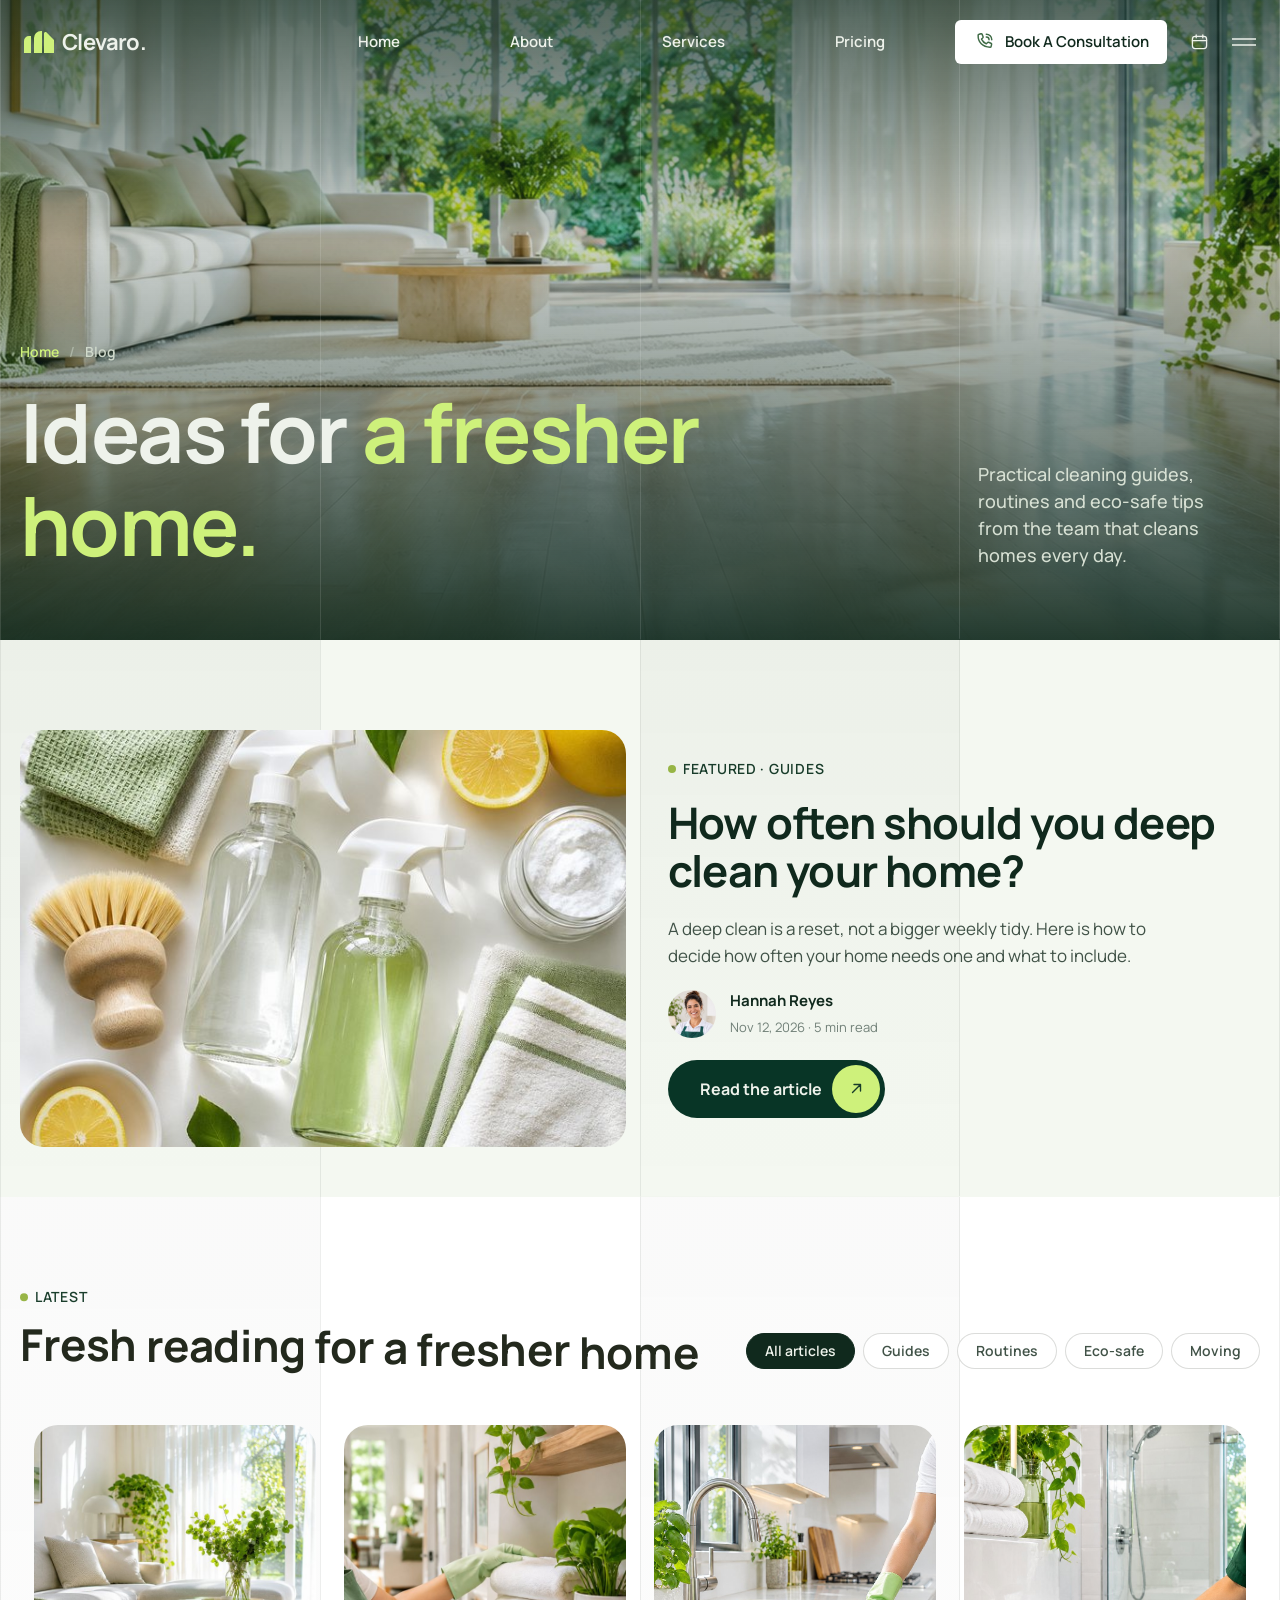
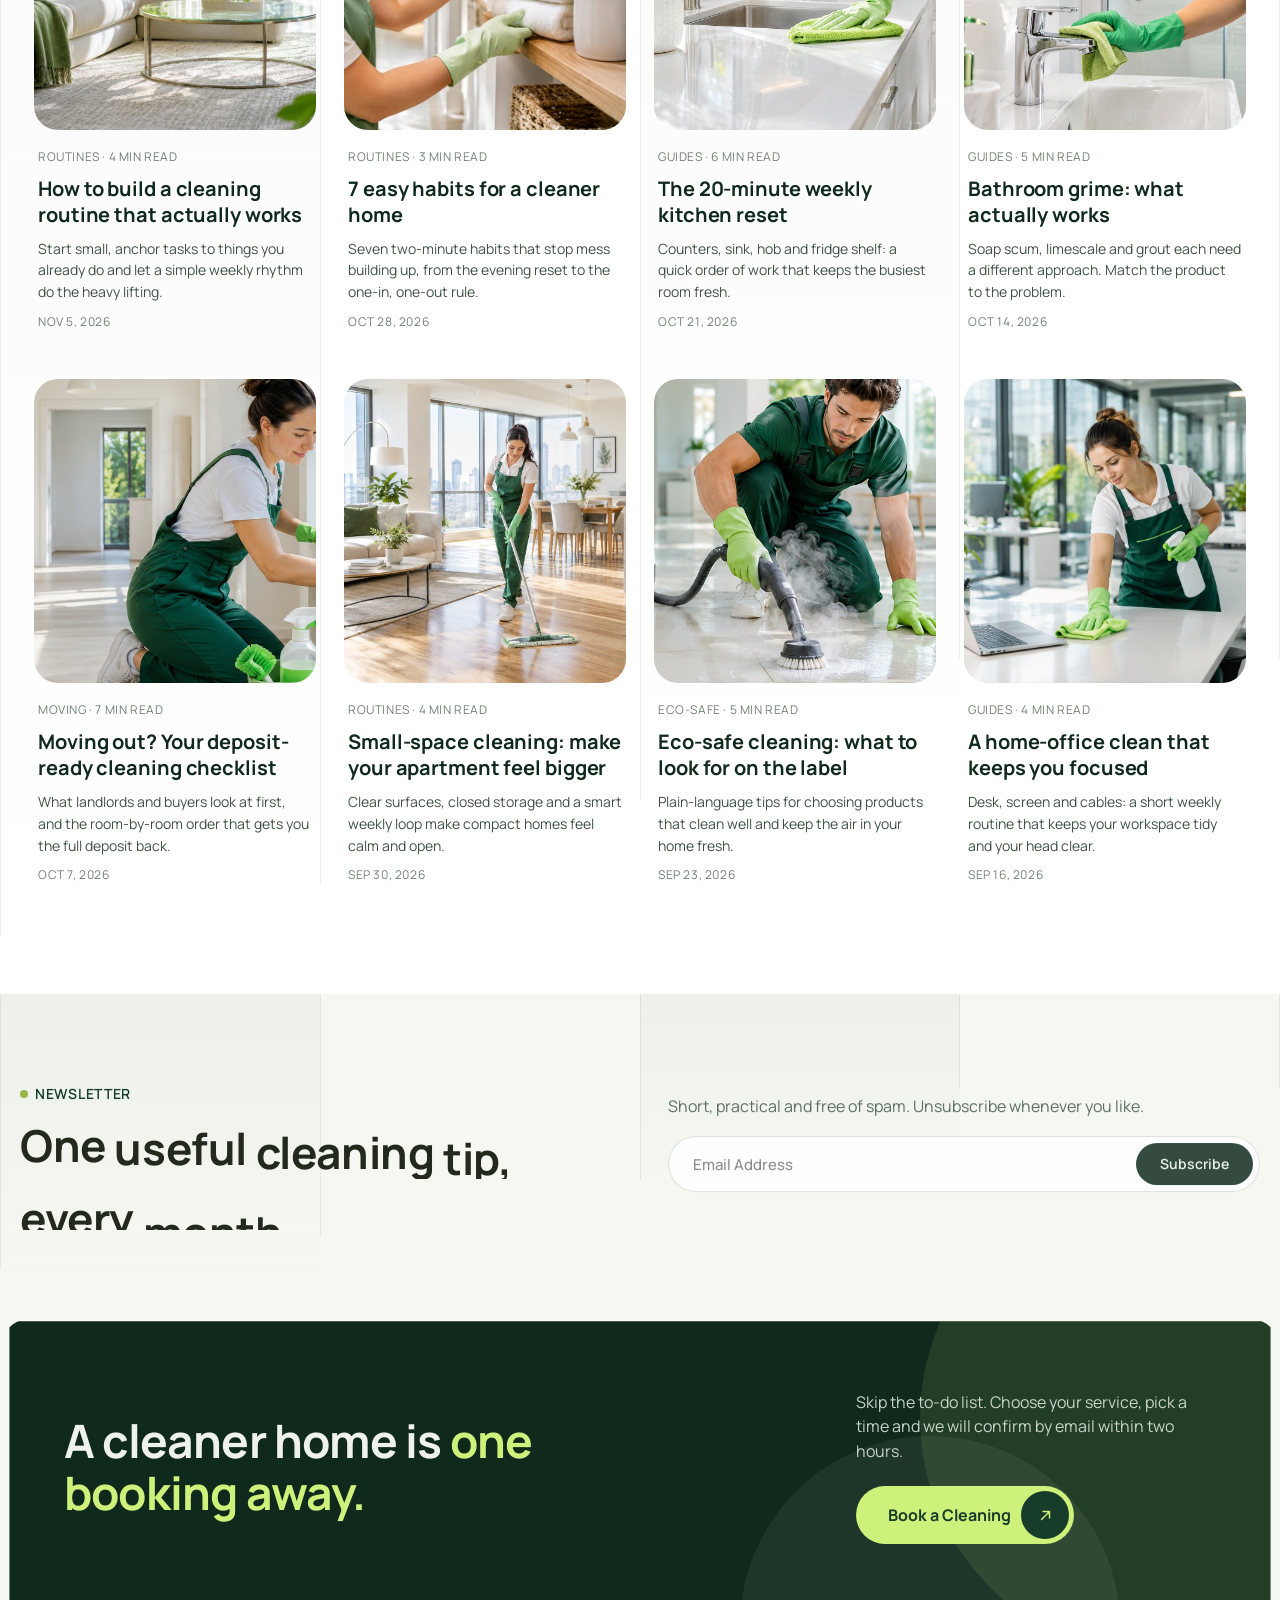
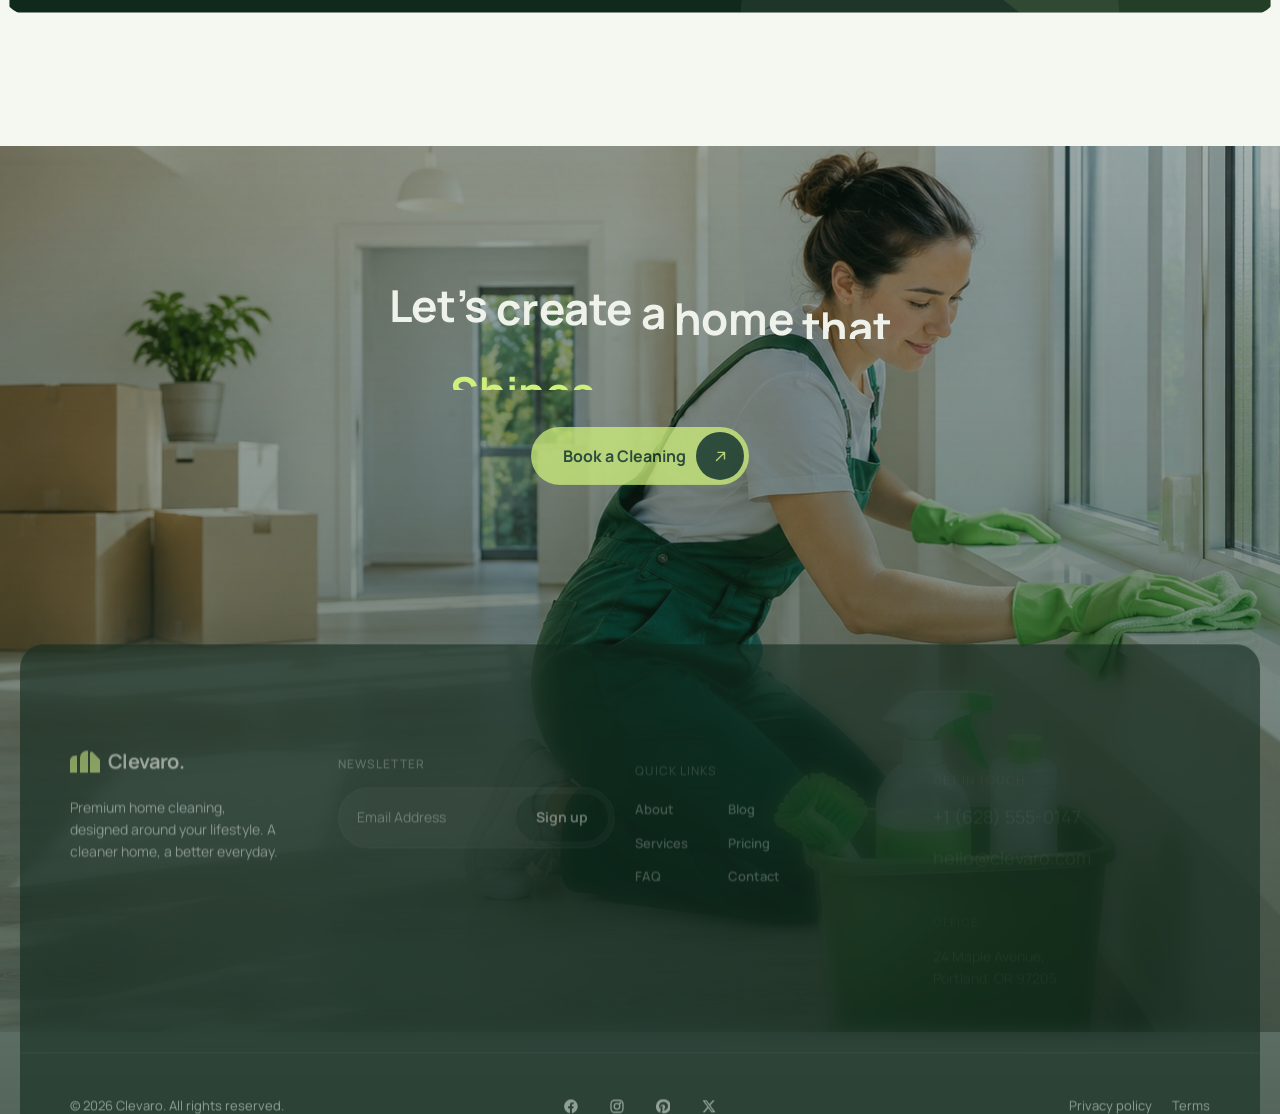
<file: blog.html>
<!DOCTYPE html>
<html lang="en" class="no-js">
<head>
  <meta charset="utf-8">
  <meta name="viewport" content="width=device-width, initial-scale=1">
  <title>Blog — Cleaning Guides & Tips | Clevaro</title>
  <meta name="description" content="Practical cleaning guides, routines and eco-safe tips from the Clevaro team.">
  <meta name="theme-color" content="#10291d">
  <meta property="og:title" content="Blog — Cleaning Guides & Tips | Clevaro">
  <meta property="og:description" content="Practical cleaning guides, routines and eco-safe tips from the Clevaro team.">
  <meta property="og:type" content="website">

  <link rel="preload" href="assets/fonts/manrope-latin-wght-normal.woff2" as="font" type="font/woff2" crossorigin>
  <link rel="stylesheet" href="js/vendor/lenis.css">
  <link rel="stylesheet" href="css/base.css">
  <link rel="stylesheet" href="css/components.css">
  <link rel="stylesheet" href="css/sections.css">
  <link rel="stylesheet" href="css/responsive.css">
  <link rel="stylesheet" href="css/pages.css">
  <link rel="stylesheet" href="css/booking.css">
  <script>document.documentElement.classList.replace('no-js', 'js');</script>
</head>
<body>
  <a class="skip-link" href="#main">Skip to content</a>

  <!-- ===== MENU OVERLAY ===== -->
  <div class="menu" id="menu" role="dialog" aria-modal="true" aria-label="Site menu" aria-hidden="true">
    <div class="menu__top">
      <a class="logo" href="index.html" data-menu-link aria-label="Clevaro home"><img src="assets/icons/logo-mark.svg" alt=""><span>Clevaro.</span></a>
      <button class="menu__close" type="button" data-menu-close>Close</button>
    </div>
    <ul class="menu__list">
      <li class="menu__item"><a class="menu__link" href="index.html" data-menu-link><small>01</small>Home</a></li>
      <li class="menu__item"><a class="menu__link" href="about.html" data-menu-link><small>02</small>About</a></li>
      <li class="menu__item"><a class="menu__link" href="services.html" data-menu-link><small>03</small>Services</a></li>
      <li class="menu__item"><a class="menu__link" href="pricing.html" data-menu-link><small>04</small>Pricing</a></li>
      <li class="menu__item"><a class="menu__link" href="blog.html" data-menu-link><small>05</small>Blog</a></li>
      <li class="menu__item"><a class="menu__link" href="faq.html" data-menu-link><small>06</small>FAQ</a></li>
      <li class="menu__item"><a class="menu__link" href="contact.html" data-menu-link><small>07</small>Contact</a></li>
    </ul>
    <div class="menu__foot">
      <span>A Cleaner Home. A Better Everyday.</span>
      <a href="mailto:hello@clevaro.com">hello@clevaro.com</a>
    </div>
  </div>

  <div class="page-wrapper" id="top">

    <!-- ===== HEADER ===== -->
    <header class="header" data-anim="header">
      <div class="header__row">
        <div class="header__left">
          <a class="logo" href="index.html" aria-label="Clevaro home"><img src="assets/icons/logo-mark.svg" alt=""><span>Clevaro.</span></a>
        </div>
        <nav class="nav" aria-label="Primary">
          <a class="nav__link" href="index.html">Home</a>
          <a class="nav__link" href="about.html">About</a>
          <a class="nav__link" href="services.html">Services</a>
          <a class="nav__link" href="pricing.html">Pricing</a>
        </nav>
        <div class="header__right">
          <a class="header__cta" href="tel:+16285550147" aria-label="Book a consultation: call +1 (628) 555-0147"><svg width="22" height="22" viewBox="0 0 24 24" fill="none" aria-hidden="true"><path d="M6.6 3.5l2.2-.5c.5-.1 1 .2 1.200.7l1 2.600c.2.500 0 1-.4 1.300L9.300 8.800c1.100 2.300 2.900 4.100 5.200 5.200l1.200-1.300c.3-.4.8-.5 1.300-.4l2.600 1c.5.2.8.700.7 1.200l-.5 2.200c-.1.600-.6 1-1.200 1C10.600 17.600 5.300 12.300 5.600 4.700c0-.6.400-1.100 1-1.200z" stroke="currentColor" stroke-width="1.600" stroke-linejoin="round"/><path d="M14.500 3.500a6 6 0 016 6M14.500 6.500a3 3 0 013 3" stroke="currentColor" stroke-width="1.600" stroke-linecap="round"/></svg><span>Book A Consultation</span></a>
          <button class="header__book" type="button" data-book aria-label="Book a cleaning"><img src="assets/icons/calendar.svg" alt=""></button>
          <button class="menu-btn" type="button" data-menu-open aria-label="Open menu" aria-controls="menu"><img src="assets/icons/menu.svg" alt=""></button>
        </div>
      </div>
    </header>

    <main id="main">

      <section class="phero" aria-labelledby="page-title">
        <div class="phero__bg" style="background-image:url('assets/images/cta/cta-bg.jpg')" role="img" aria-label=""></div>
        <div class="section-lines on-dark" aria-hidden="true"><span></span><span></span><span></span><span></span></div>
        <div class="container">
          <div class="phero__row">
            <div class="phero__main">
              <nav class="crumbs" aria-label="Breadcrumb"><a href="index.html">Home</a><span aria-hidden="true">/</span><span>Blog</span></nav>
              <h1 class="phero__title" id="page-title">Ideas for <em>a fresher home.</em></h1>
            </div>
            <div class="phero__side">
              <p class="phero__lead">Practical cleaning guides, routines and eco-safe tips from the team that cleans homes every day.</p>
              
            </div>
          </div>
        </div>
      </section>

      <!-- ===== FEATURED ===== -->
      <section class="section bfeat" aria-labelledby="feat-title">
        <div class="section-lines" aria-hidden="true"><span></span><span></span><span></span><span></span></div>
        <div class="container">
          <article class="bfeat__row" data-r>
            <a class="bfeat__img" href="blog-single.html" tabindex="-1" aria-hidden="true"><img src="assets/images/blog/blog-1.jpg" width="646" height="646" alt="" ></a>
            <div class="bfeat__body">
              <span class="eyebrow">Featured · Guides</span>
              <h2 class="bfeat__title" id="feat-title"><a href="blog-single.html">How often should you deep clean your home?</a></h2>
              <p class="bfeat__ex">A deep clean is a reset, not a bigger weekly tidy. Here is how to decide how often your home needs one and what to include.</p>
              <div class="byline"><img src="assets/images/team/team-1.jpg" width="48" height="48" alt=""><div><b>Hannah Reyes</b><span>Nov 12, 2026 · 5 min read</span></div></div>
              <a class="btn btn--dark" href="blog-single.html">Read the article<span class="btn__icon"><img src="assets/icons/arrow-dark.svg" alt=""><img src="assets/icons/arrow-dark.svg" alt=""></span></a>
            </div>
          </article>
        </div>
      </section>

      <!-- ===== LATEST ===== -->
      <section class="section blist" aria-labelledby="latest-title">
        <div class="section-lines on-white" aria-hidden="true"><span></span><span></span><span></span><span></span></div>
        <div class="container">
          <div class="blist__top">
            <div class="pg-head">
            <span class="eyebrow">Latest</span>
            <h2 class="h2" id="latest-title" data-split="words">Fresh reading for a fresher home</h2>
          </div>
            <div class="chips" role="group" aria-label="Filter articles"><button class="chip is-active" type="button" data-filter="all" aria-pressed="true">All articles</button><button class="chip" type="button" data-filter="guides" aria-pressed="false">Guides</button><button class="chip" type="button" data-filter="routines" aria-pressed="false">Routines</button><button class="chip" type="button" data-filter="eco" aria-pressed="false">Eco-safe</button><button class="chip" type="button" data-filter="moving" aria-pressed="false">Moving</button></div>
          </div>
          <div class="bgrid" data-blog-grid>
            <article class="bcard" data-cat="routines">
              <a class="bcard__img" href="blog-single.html" tabindex="-1" aria-hidden="true"><img src="assets/images/blog/blog-2.jpg" width="848" height="668" alt="" loading="lazy"></a>
              <div class="bcard__body">
                <span class="post__meta">Routines · 4 min read</span>
                <h3 class="bcard__title"><a href="blog-single.html">How to build a cleaning routine that actually works</a></h3>
                <p class="bcard__ex">Start small, anchor tasks to things you already do and let a simple weekly rhythm do the heavy lifting.</p>
                <span class="post__meta">Nov 5, 2026</span>
              </div>
            </article>
            <article class="bcard" data-cat="routines">
              <a class="bcard__img" href="blog-single.html" tabindex="-1" aria-hidden="true"><img src="assets/images/blog/blog-3.jpg" width="646" height="756" alt="" loading="lazy"></a>
              <div class="bcard__body">
                <span class="post__meta">Routines · 3 min read</span>
                <h3 class="bcard__title"><a href="blog-single.html">7 easy habits for a cleaner home</a></h3>
                <p class="bcard__ex">Seven two-minute habits that stop mess building up, from the evening reset to the one-in, one-out rule.</p>
                <span class="post__meta">Oct 28, 2026</span>
              </div>
            </article>
            <article class="bcard" data-cat="guides">
              <a class="bcard__img" href="blog-single.html" tabindex="-1" aria-hidden="true"><img src="assets/images/categories/kitchen.jpg" width="939" height="1049" alt="" loading="lazy"></a>
              <div class="bcard__body">
                <span class="post__meta">Guides · 6 min read</span>
                <h3 class="bcard__title"><a href="blog-single.html">The 20-minute weekly kitchen reset</a></h3>
                <p class="bcard__ex">Counters, sink, hob and fridge shelf: a quick order of work that keeps the busiest room fresh.</p>
                <span class="post__meta">Oct 21, 2026</span>
              </div>
            </article>
            <article class="bcard" data-cat="guides">
              <a class="bcard__img" href="blog-single.html" tabindex="-1" aria-hidden="true"><img src="assets/images/categories/bathroom.jpg" width="939" height="1261" alt="" loading="lazy"></a>
              <div class="bcard__body">
                <span class="post__meta">Guides · 5 min read</span>
                <h3 class="bcard__title"><a href="blog-single.html">Bathroom grime: what actually works</a></h3>
                <p class="bcard__ex">Soap scum, limescale and grout each need a different approach. Match the product to the problem.</p>
                <span class="post__meta">Oct 14, 2026</span>
              </div>
            </article>
            <article class="bcard" data-cat="moving">
              <a class="bcard__img" href="blog-single.html" tabindex="-1" aria-hidden="true"><img src="assets/images/services/move-in-out.jpg" width="2480" height="1100" alt="" loading="lazy"></a>
              <div class="bcard__body">
                <span class="post__meta">Moving · 7 min read</span>
                <h3 class="bcard__title"><a href="blog-single.html">Moving out? Your deposit-ready cleaning checklist</a></h3>
                <p class="bcard__ex">What landlords and buyers look at first, and the room-by-room order that gets you the full deposit back.</p>
                <span class="post__meta">Oct 7, 2026</span>
              </div>
            </article>
            <article class="bcard" data-cat="routines">
              <a class="bcard__img" href="blog-single.html" tabindex="-1" aria-hidden="true"><img src="assets/images/categories/apartment.jpg" width="939" height="1066" alt="" loading="lazy"></a>
              <div class="bcard__body">
                <span class="post__meta">Routines · 4 min read</span>
                <h3 class="bcard__title"><a href="blog-single.html">Small-space cleaning: make your apartment feel bigger</a></h3>
                <p class="bcard__ex">Clear surfaces, closed storage and a smart weekly loop make compact homes feel calm and open.</p>
                <span class="post__meta">Sep 30, 2026</span>
              </div>
            </article>
            <article class="bcard" data-cat="eco">
              <a class="bcard__img" href="blog-single.html" tabindex="-1" aria-hidden="true"><img src="assets/images/services/deep-cleaning.jpg" width="2480" height="1100" alt="" loading="lazy"></a>
              <div class="bcard__body">
                <span class="post__meta">Eco-safe · 5 min read</span>
                <h3 class="bcard__title"><a href="blog-single.html">Eco-safe cleaning: what to look for on the label</a></h3>
                <p class="bcard__ex">Plain-language tips for choosing products that clean well and keep the air in your home fresh.</p>
                <span class="post__meta">Sep 23, 2026</span>
              </div>
            </article>
            <article class="bcard" data-cat="guides">
              <a class="bcard__img" href="blog-single.html" tabindex="-1" aria-hidden="true"><img src="assets/images/categories/office.jpg" width="939" height="866" alt="" loading="lazy"></a>
              <div class="bcard__body">
                <span class="post__meta">Guides · 4 min read</span>
                <h3 class="bcard__title"><a href="blog-single.html">A home-office clean that keeps you focused</a></h3>
                <p class="bcard__ex">Desk, screen and cables: a short weekly routine that keeps your workspace tidy and your head clear.</p>
                <span class="post__meta">Sep 16, 2026</span>
              </div>
            </article>
          </div>
          <p class="bempty" data-blog-empty hidden>No articles in this topic yet. Check back soon.</p>
        </div>
      </section>

      <!-- ===== NEWSLETTER ===== -->
      <section class="section bnews" aria-labelledby="news-title">
        <div class="section-lines" aria-hidden="true"><span></span><span></span><span></span><span></span></div>
        <div class="container">
          <div class="bnews__row">
            <div class="bnews__copy">
              <span class="eyebrow">Newsletter</span>
              <h2 class="h2" id="news-title" data-split="words">One useful cleaning tip, every month.</h2>
            </div>
            <div class="bnews__form" data-r>
              <p>Short, practical and free of spam. Unsubscribe whenever you like.</p>
              <form class="nl2" data-newsletter novalidate>
                <label class="sr-only" for="nl-email-2">Email address</label>
                <input id="nl-email-2" type="email" name="email" placeholder="Email Address" autocomplete="email" required>
                <button type="submit">Subscribe</button>
              </form>
              <p class="newsletter__msg nl2__msg" role="status" aria-live="polite"></p>
            </div>
          </div>
        </div>
      </section>

      <section class="band" aria-label="Book a cleaning">
        <div class="container">
          <div class="band__wrap">
            <h2 class="band__title">A cleaner home is <em>one booking away.</em></h2>
            <div class="band__side">
              <p>Skip the to-do list. Choose your service, pick a time and we will confirm by email within two hours.</p>
              <button class="btn btn--lime" type="button" data-book>Book a Cleaning<span class="btn__icon"><img src="assets/icons/arrow-lime.svg" alt=""><img src="assets/icons/arrow-lime.svg" alt=""></span></button>
            </div>
          </div>
        </div>
      </section>

    </main>

    <!-- ===== FOOTER ===== -->
    <footer class="footer" id="contact">
      <div class="footer__bg" data-parallax="footer" role="img" aria-label="A cleaner smiling in a bright home"></div>
      <div class="container">
        <div class="footer__row">
          <div class="footer__cta">
            <h2 class="footer__title" data-split="words">Let’s create a home that <span class="accent">Shines beautifully</span></h2>
            <div class="btn-wrap">
              <button class="btn btn--lime" type="button" data-book>Book a Cleaning
                <span class="btn__icon"><img src="assets/icons/arrow-lime.svg" alt=""><img src="assets/icons/arrow-lime.svg" alt=""></span>
              </button>
            </div>
          </div>
          <div class="footer__card" data-footer-card>
            <div class="footer__top">
              <div class="footer__col">
                <a class="logo logo--footer" href="index.html" aria-label="Clevaro home"><img src="assets/icons/logo-mark.svg" alt=""><span>Clevaro.</span></a>
                <p class="footer__about">Premium home cleaning, designed around your lifestyle. A cleaner home, a better everyday.</p>
              </div>
              <div class="footer__col">
                <span class="footer__label">Newsletter</span>
                <form class="newsletter" data-newsletter novalidate>
                  <label class="sr-only" for="nl-email">Email address</label>
                  <input id="nl-email" type="email" name="email" placeholder="Email Address" autocomplete="email" required>
                  <button type="submit">Sign up</button>
                </form>
                <p class="newsletter__msg" role="status" aria-live="polite"></p>
              </div>
              <div class="footer__col footer__col--wide">
                <span class="footer__label">Quick links</span>
                <div class="footer__links">
                  <a href="about.html">About</a><a href="blog.html">Blog</a>
                  <a href="services.html">Services</a><a href="pricing.html">Pricing</a>
                  <a href="faq.html">FAQ</a><a href="contact.html">Contact</a>
                </div>
              </div>
              <div class="footer__col footer__col--wide">
                <span class="footer__label">Get in touch</span>
                <a class="footer__phone" href="tel:+16285550147">+1 (628) 555-0147</a>
                <a class="footer__mail" href="mailto:hello@clevaro.com">hello@clevaro.com</a>
                <span class="footer__label gap-top">Office</span>
                <address class="footer__address" style="font-style:normal">24 Maple Avenue,<br>Portland, OR 97205</address>
              </div>
            </div>
            <div class="footer__bottom">
              <span>© 2026 Clevaro. All rights reserved.</span>
              <div class="footer__social">
                <a href="#" aria-label="Facebook"><img src="assets/icons/facebook.svg" alt=""></a>
                <a href="#" aria-label="Instagram"><img src="assets/icons/instagram.svg" alt=""></a>
                <a href="#" aria-label="Pinterest"><img src="assets/icons/pinterest.svg" alt=""></a>
                <a href="#" aria-label="X"><img src="assets/icons/x.svg" alt=""></a>
              </div>
              <div class="footer__bottom-links"><a href="#">Privacy policy</a><a href="#">Terms</a></div>
            </div>
          </div>
        </div>
      </div>
    </footer>
  </div>

  <script src="js/vendor/gsap.min.js"></script>
  <script src="js/vendor/ScrollTrigger.min.js"></script>
  <script src="js/vendor/SplitText.min.js"></script>
  <script src="js/vendor/lenis.min.js"></script>
  <script src="js/smooth-scroll.js"></script>
  <script src="js/menu.js"></script>
  <script src="js/booking.js"></script>
  <script src="js/inner.js"></script>
  <script src="js/extra.js"></script>
</body>
</html>
</file>
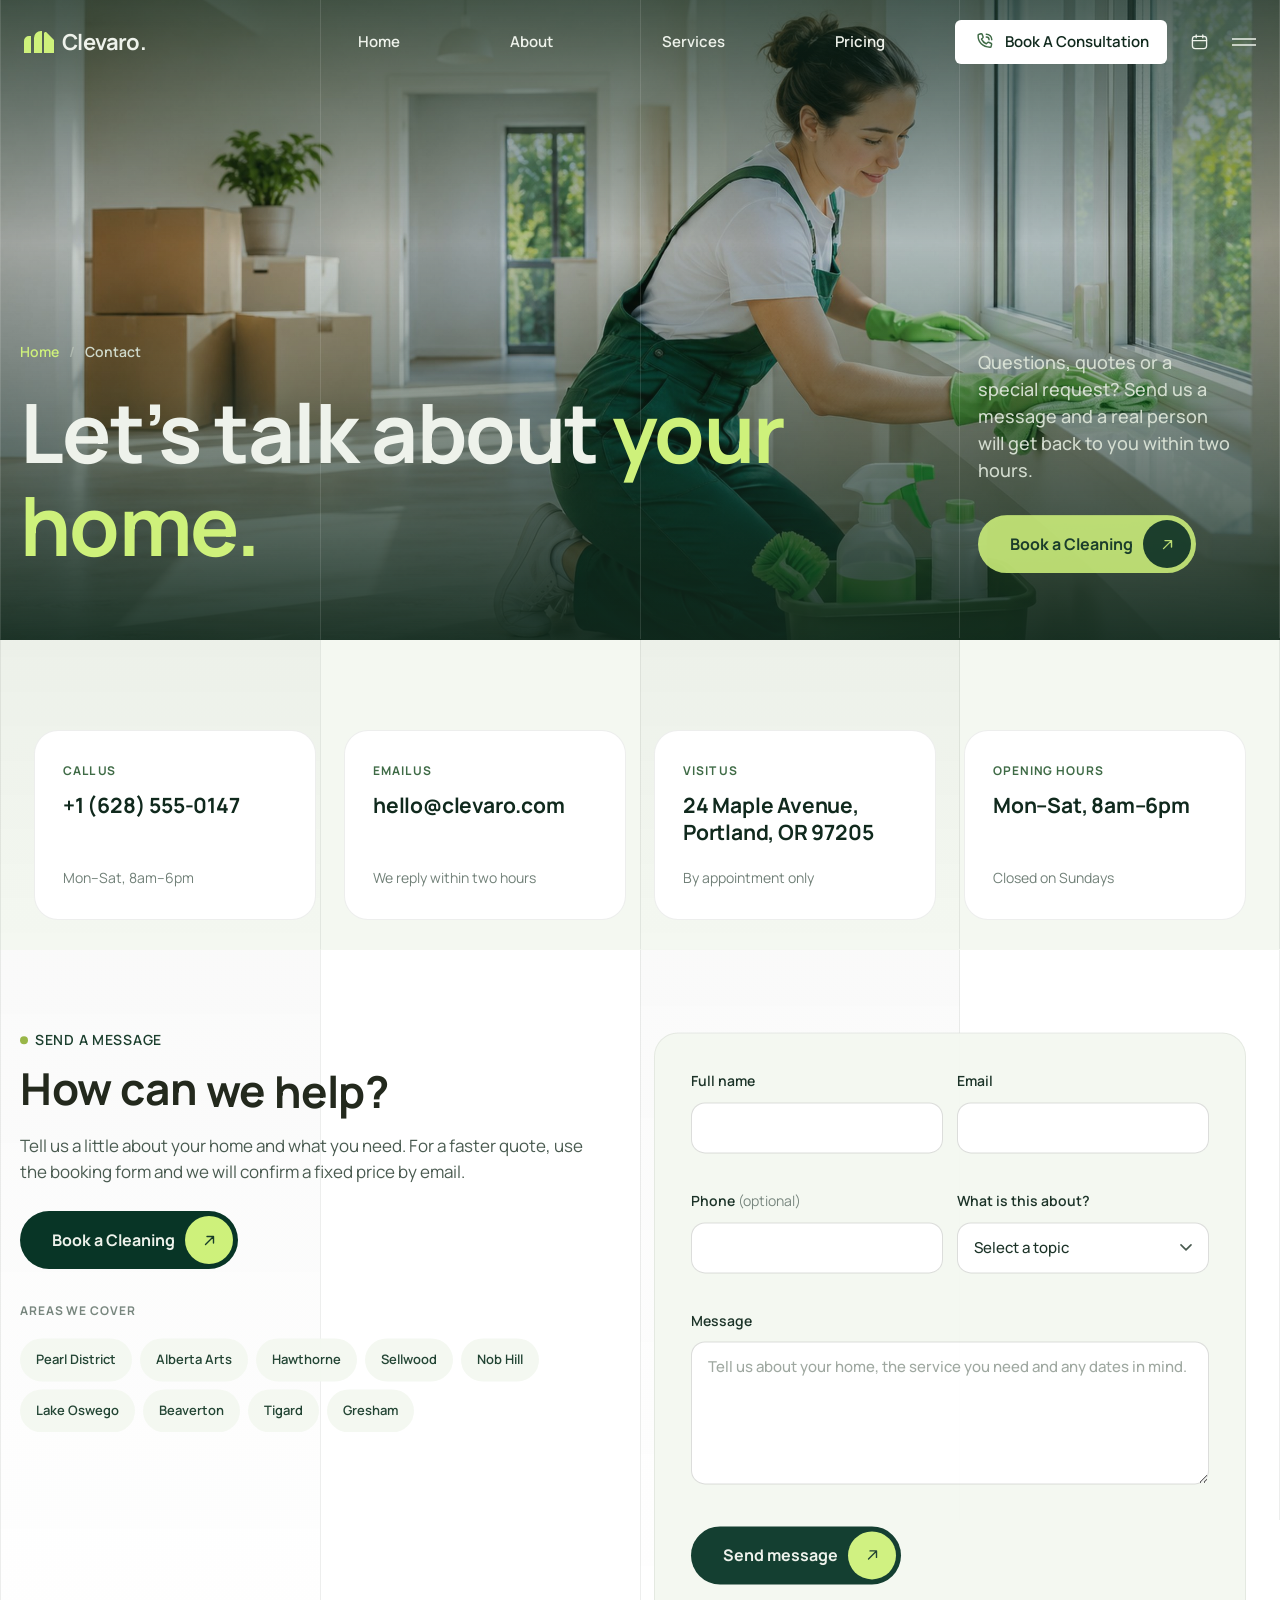
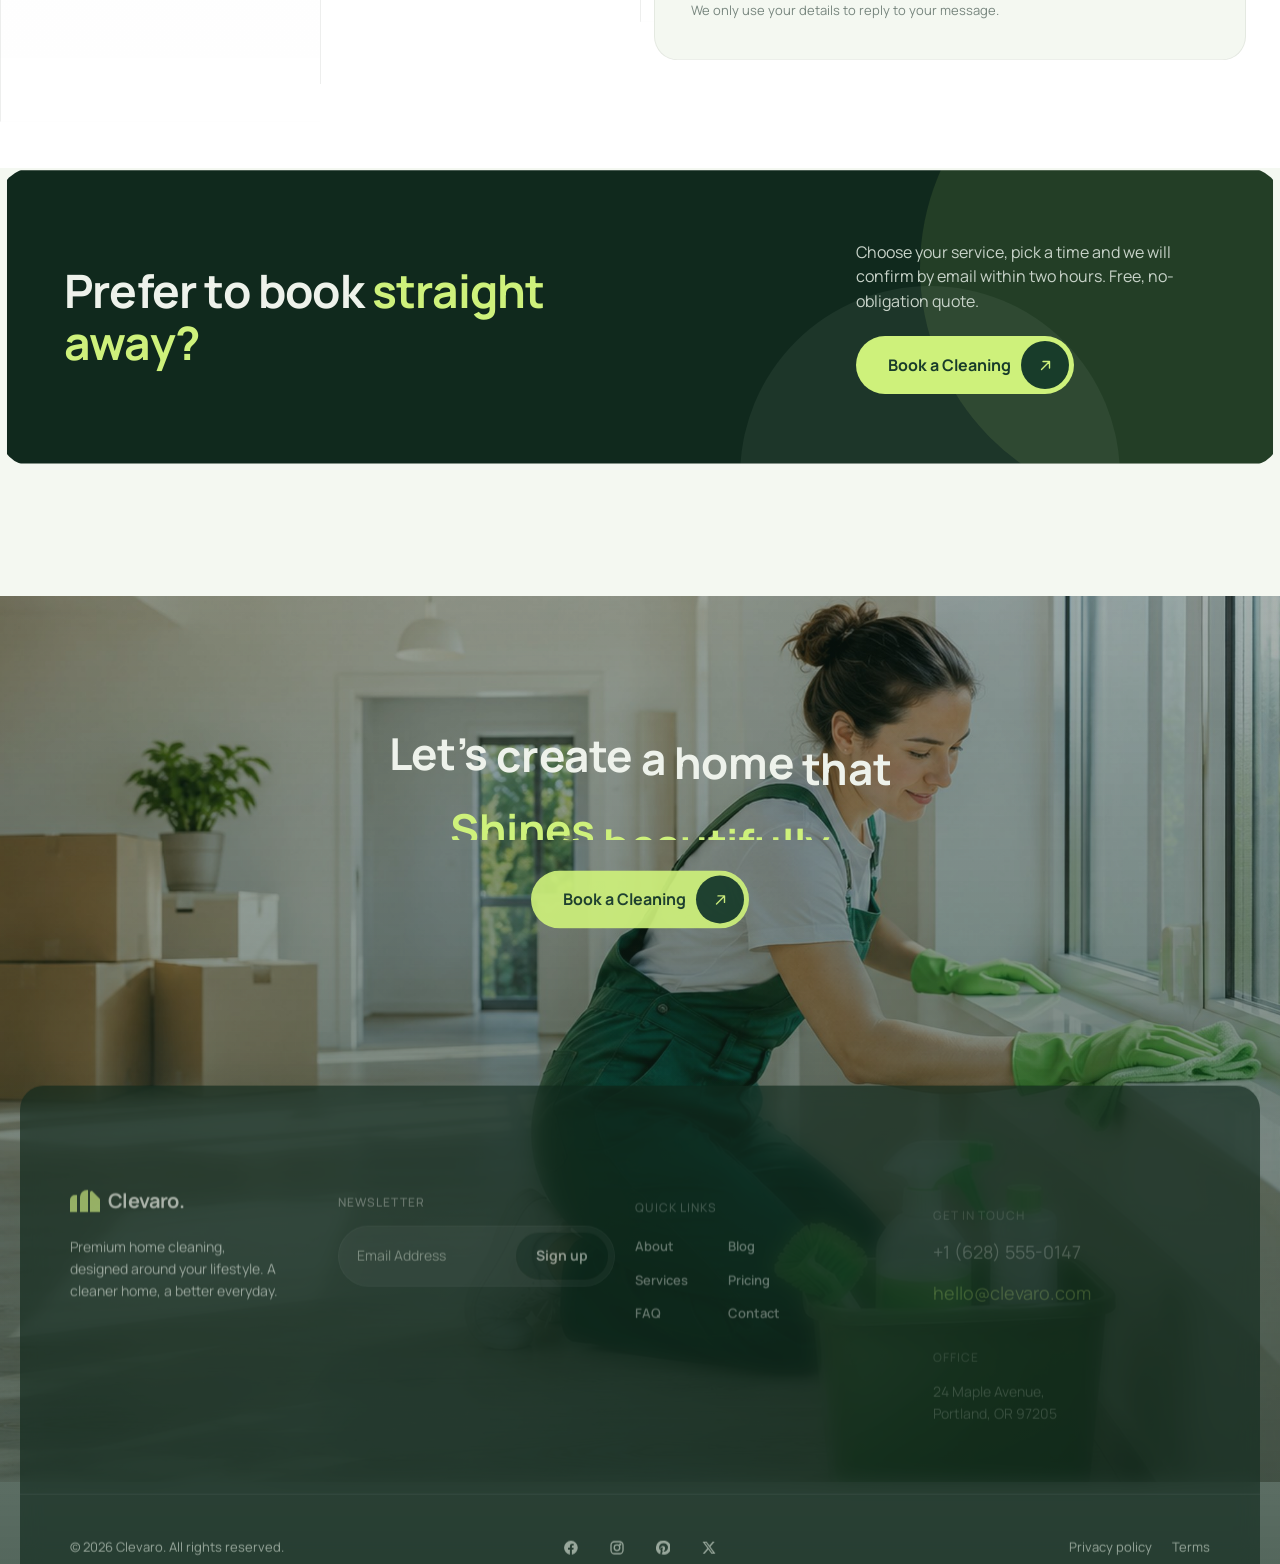
<file: contact.html>
<!DOCTYPE html>
<html lang="en" class="no-js">
<head>
  <meta charset="utf-8">
  <meta name="viewport" content="width=device-width, initial-scale=1">
  <title>Contact Clevaro — Home Cleaning in Portland</title>
  <meta name="description" content="Get in touch with Clevaro for quotes, bookings and questions. Call, email or send a message and we will reply within two hours.">
  <meta name="theme-color" content="#10291d">
  <meta property="og:title" content="Contact Clevaro — Home Cleaning in Portland">
  <meta property="og:description" content="Get in touch with Clevaro for quotes, bookings and questions. Call, email or send a message and we will reply within two hours.">
  <meta property="og:type" content="website">

  <link rel="preload" href="assets/fonts/manrope-latin-wght-normal.woff2" as="font" type="font/woff2" crossorigin>
  <link rel="stylesheet" href="js/vendor/lenis.css">
  <link rel="stylesheet" href="css/base.css">
  <link rel="stylesheet" href="css/components.css">
  <link rel="stylesheet" href="css/sections.css">
  <link rel="stylesheet" href="css/responsive.css">
  <link rel="stylesheet" href="css/pages.css">
  <link rel="stylesheet" href="css/booking.css">
  <script>document.documentElement.classList.replace('no-js', 'js');</script>
</head>
<body>
  <a class="skip-link" href="#main">Skip to content</a>

  <!-- ===== MENU OVERLAY ===== -->
  <div class="menu" id="menu" role="dialog" aria-modal="true" aria-label="Site menu" aria-hidden="true">
    <div class="menu__top">
      <a class="logo" href="index.html" data-menu-link aria-label="Clevaro home"><img src="assets/icons/logo-mark.svg" alt=""><span>Clevaro.</span></a>
      <button class="menu__close" type="button" data-menu-close>Close</button>
    </div>
    <ul class="menu__list">
      <li class="menu__item"><a class="menu__link" href="index.html" data-menu-link><small>01</small>Home</a></li>
      <li class="menu__item"><a class="menu__link" href="about.html" data-menu-link><small>02</small>About</a></li>
      <li class="menu__item"><a class="menu__link" href="services.html" data-menu-link><small>03</small>Services</a></li>
      <li class="menu__item"><a class="menu__link" href="pricing.html" data-menu-link><small>04</small>Pricing</a></li>
      <li class="menu__item"><a class="menu__link" href="blog.html" data-menu-link><small>05</small>Blog</a></li>
      <li class="menu__item"><a class="menu__link" href="faq.html" data-menu-link><small>06</small>FAQ</a></li>
      <li class="menu__item"><a class="menu__link" href="contact.html" data-menu-link><small>07</small>Contact</a></li>
    </ul>
    <div class="menu__foot">
      <span>A Cleaner Home. A Better Everyday.</span>
      <a href="mailto:hello@clevaro.com">hello@clevaro.com</a>
    </div>
  </div>

  <div class="page-wrapper" id="top">

    <!-- ===== HEADER ===== -->
    <header class="header" data-anim="header">
      <div class="header__row">
        <div class="header__left">
          <a class="logo" href="index.html" aria-label="Clevaro home"><img src="assets/icons/logo-mark.svg" alt=""><span>Clevaro.</span></a>
        </div>
        <nav class="nav" aria-label="Primary">
          <a class="nav__link" href="index.html">Home</a>
          <a class="nav__link" href="about.html">About</a>
          <a class="nav__link" href="services.html">Services</a>
          <a class="nav__link" href="pricing.html">Pricing</a>
        </nav>
        <div class="header__right">
          <a class="header__cta" href="tel:+16285550147" aria-label="Book a consultation: call +1 (628) 555-0147"><svg width="22" height="22" viewBox="0 0 24 24" fill="none" aria-hidden="true"><path d="M6.6 3.5l2.2-.5c.5-.1 1 .2 1.200.7l1 2.600c.2.500 0 1-.4 1.300L9.300 8.800c1.100 2.300 2.900 4.100 5.200 5.200l1.200-1.300c.3-.4.8-.5 1.300-.4l2.600 1c.5.2.8.700.7 1.200l-.5 2.200c-.1.600-.6 1-1.200 1C10.600 17.600 5.300 12.300 5.600 4.700c0-.6.400-1.100 1-1.200z" stroke="currentColor" stroke-width="1.600" stroke-linejoin="round"/><path d="M14.500 3.500a6 6 0 016 6M14.500 6.500a3 3 0 013 3" stroke="currentColor" stroke-width="1.600" stroke-linecap="round"/></svg><span>Book A Consultation</span></a>
          <button class="header__book" type="button" data-book aria-label="Book a cleaning"><img src="assets/icons/calendar.svg" alt=""></button>
          <button class="menu-btn" type="button" data-menu-open aria-label="Open menu" aria-controls="menu"><img src="assets/icons/menu.svg" alt=""></button>
        </div>
      </div>
    </header>

    <main id="main">

      <section class="phero" aria-labelledby="page-title">
        <div class="phero__bg" style="background-image:url('assets/images/footer/footer-bg.jpg')" role="img" aria-label=""></div>
        <div class="section-lines on-dark" aria-hidden="true"><span></span><span></span><span></span><span></span></div>
        <div class="container">
          <div class="phero__row">
            <div class="phero__main">
              <nav class="crumbs" aria-label="Breadcrumb"><a href="index.html">Home</a><span aria-hidden="true">/</span><span>Contact</span></nav>
              <h1 class="phero__title" id="page-title">Let’s talk about <em>your home.</em></h1>
            </div>
            <div class="phero__side">
              <p class="phero__lead">Questions, quotes or a special request? Send us a message and a real person will get back to you within two hours.</p>
              <button class="btn btn--lime" type="button" data-book>Book a Cleaning<span class="btn__icon"><img src="assets/icons/arrow-lime.svg" alt=""><img src="assets/icons/arrow-lime.svg" alt=""></span></button>
            </div>
          </div>
        </div>
      </section>

      <!-- ===== INFO ===== -->
      <section class="section cinfo-sec" aria-label="Contact details">
        <div class="section-lines" aria-hidden="true"><span></span><span></span><span></span><span></span></div>
        <div class="container">
          <div class="cinfo__grid" data-r-group="fade">
            <article class="cinfo"><span class="cinfo__label">Call us</span><a class="cinfo__val" href="tel:+16285550147">+1 (628) 555-0147</a><span class="cinfo__sub">Mon–Sat, 8am–6pm</span></article>
            <article class="cinfo"><span class="cinfo__label">Email us</span><a class="cinfo__val" href="mailto:hello@clevaro.com">hello@clevaro.com</a><span class="cinfo__sub">We reply within two hours</span></article>
            <article class="cinfo"><span class="cinfo__label">Visit us</span><span class="cinfo__val">24 Maple Avenue, Portland, OR 97205</span><span class="cinfo__sub">By appointment only</span></article>
            <article class="cinfo"><span class="cinfo__label">Opening hours</span><span class="cinfo__val">Mon–Sat, 8am–6pm</span><span class="cinfo__sub">Closed on Sundays</span></article>
          </div>
        </div>
      </section>

      <!-- ===== FORM ===== -->
      <section class="section cform-sec" id="message" aria-labelledby="cform-title">
        <div class="section-lines on-white" aria-hidden="true"><span></span><span></span><span></span><span></span></div>
        <div class="container">
          <div class="cform__row">
            <div class="cform__aside">
              <div class="pg-head">
                <span class="eyebrow">Send a message</span>
                <h2 class="h2" id="cform-title" data-split="words">How can we help?</h2>
                <p data-r>Tell us a little about your home and what you need. For a faster quote, use the booking form and we will confirm a fixed price by email.</p>
              </div>
              <button class="btn btn--dark" type="button" data-book>Book a Cleaning<span class="btn__icon"><img src="assets/icons/arrow-dark.svg" alt=""><img src="assets/icons/arrow-dark.svg" alt=""></span></button>
              <div class="area" data-r>
                <span class="art__label">Areas we cover</span>
                <ul><li>Pearl District</li><li>Alberta Arts</li><li>Hawthorne</li><li>Sellwood</li><li>Nob Hill</li><li>Lake Oswego</li><li>Beaverton</li><li>Tigard</li><li>Gresham</li></ul>
              </div>
            </div>
            <div class="cform" data-r>
              <form class="cf" data-contact-form novalidate>
                <div class="cf__row">
                  <div class="cf__field"><label for="cf-name">Full name</label><input id="cf-name" name="name" type="text" autocomplete="name" required><span class="cf__err" data-err="name"></span></div>
                  <div class="cf__field"><label for="cf-email">Email</label><input id="cf-email" name="email" type="email" autocomplete="email" required><span class="cf__err" data-err="email"></span></div>
                </div>
                <div class="cf__row">
                  <div class="cf__field"><label for="cf-phone">Phone <em>(optional)</em></label><input id="cf-phone" name="phone" type="tel" autocomplete="tel"></div>
                  <div class="cf__field"><label for="cf-topic">What is this about?</label>
                    <select id="cf-topic" name="topic" required><option value="">Select a topic</option><option>New booking or quote</option><option>Existing booking</option><option>Office or commercial cleaning</option><option>Feedback</option><option>Something else</option></select>
                    <span class="cf__err" data-err="topic"></span></div>
                </div>
                <div class="cf__field"><label for="cf-msg">Message</label><textarea id="cf-msg" name="message" rows="5" required placeholder="Tell us about your home, the service you need and any dates in mind."></textarea><span class="cf__err" data-err="message"></span></div>
                <button class="btn btn--dark" type="submit">Send message<span class="btn__icon"><img src="assets/icons/arrow-dark.svg" alt=""><img src="assets/icons/arrow-dark.svg" alt=""></span></button>
                <p class="cf__fine">We only use your details to reply to your message.</p>
              </form>
              <div class="cf__ok" data-contact-ok hidden tabindex="-1">
                <span class="cf__tick" aria-hidden="true"></span>
                <h3>Message sent</h3>
                <p>Thank you, <b data-ok-name></b>. We will reply to <b data-ok-email></b> within two hours during opening hours.</p>
                <button class="link-u" type="button" data-contact-again>Send another message</button>
              </div>
            </div>
          </div>
        </div>
      </section>

      <section class="band" aria-label="Book a cleaning">
        <div class="container">
          <div class="band__wrap">
            <h2 class="band__title">Prefer to book <em>straight away?</em></h2>
            <div class="band__side">
              <p>Choose your service, pick a time and we will confirm by email within two hours. Free, no-obligation quote.</p>
              <button class="btn btn--lime" type="button" data-book>Book a Cleaning<span class="btn__icon"><img src="assets/icons/arrow-lime.svg" alt=""><img src="assets/icons/arrow-lime.svg" alt=""></span></button>
            </div>
          </div>
        </div>
      </section>

    </main>

    <!-- ===== FOOTER ===== -->
    <footer class="footer" id="contact">
      <div class="footer__bg" data-parallax="footer" role="img" aria-label="A cleaner smiling in a bright home"></div>
      <div class="container">
        <div class="footer__row">
          <div class="footer__cta">
            <h2 class="footer__title" data-split="words">Let’s create a home that <span class="accent">Shines beautifully</span></h2>
            <div class="btn-wrap">
              <button class="btn btn--lime" type="button" data-book>Book a Cleaning
                <span class="btn__icon"><img src="assets/icons/arrow-lime.svg" alt=""><img src="assets/icons/arrow-lime.svg" alt=""></span>
              </button>
            </div>
          </div>
          <div class="footer__card" data-footer-card>
            <div class="footer__top">
              <div class="footer__col">
                <a class="logo logo--footer" href="index.html" aria-label="Clevaro home"><img src="assets/icons/logo-mark.svg" alt=""><span>Clevaro.</span></a>
                <p class="footer__about">Premium home cleaning, designed around your lifestyle. A cleaner home, a better everyday.</p>
              </div>
              <div class="footer__col">
                <span class="footer__label">Newsletter</span>
                <form class="newsletter" data-newsletter novalidate>
                  <label class="sr-only" for="nl-email">Email address</label>
                  <input id="nl-email" type="email" name="email" placeholder="Email Address" autocomplete="email" required>
                  <button type="submit">Sign up</button>
                </form>
                <p class="newsletter__msg" role="status" aria-live="polite"></p>
              </div>
              <div class="footer__col footer__col--wide">
                <span class="footer__label">Quick links</span>
                <div class="footer__links">
                  <a href="about.html">About</a><a href="blog.html">Blog</a>
                  <a href="services.html">Services</a><a href="pricing.html">Pricing</a>
                  <a href="faq.html">FAQ</a><a href="contact.html">Contact</a>
                </div>
              </div>
              <div class="footer__col footer__col--wide">
                <span class="footer__label">Get in touch</span>
                <a class="footer__phone" href="tel:+16285550147">+1 (628) 555-0147</a>
                <a class="footer__mail" href="mailto:hello@clevaro.com">hello@clevaro.com</a>
                <span class="footer__label gap-top">Office</span>
                <address class="footer__address" style="font-style:normal">24 Maple Avenue,<br>Portland, OR 97205</address>
              </div>
            </div>
            <div class="footer__bottom">
              <span>© 2026 Clevaro. All rights reserved.</span>
              <div class="footer__social">
                <a href="#" aria-label="Facebook"><img src="assets/icons/facebook.svg" alt=""></a>
                <a href="#" aria-label="Instagram"><img src="assets/icons/instagram.svg" alt=""></a>
                <a href="#" aria-label="Pinterest"><img src="assets/icons/pinterest.svg" alt=""></a>
                <a href="#" aria-label="X"><img src="assets/icons/x.svg" alt=""></a>
              </div>
              <div class="footer__bottom-links"><a href="#">Privacy policy</a><a href="#">Terms</a></div>
            </div>
          </div>
        </div>
      </div>
    </footer>
  </div>

  <script src="js/vendor/gsap.min.js"></script>
  <script src="js/vendor/ScrollTrigger.min.js"></script>
  <script src="js/vendor/SplitText.min.js"></script>
  <script src="js/vendor/lenis.min.js"></script>
  <script src="js/smooth-scroll.js"></script>
  <script src="js/menu.js"></script>
  <script src="js/booking.js"></script>
  <script src="js/inner.js"></script>
  <script src="js/extra.js"></script>
</body>
</html>
</file>
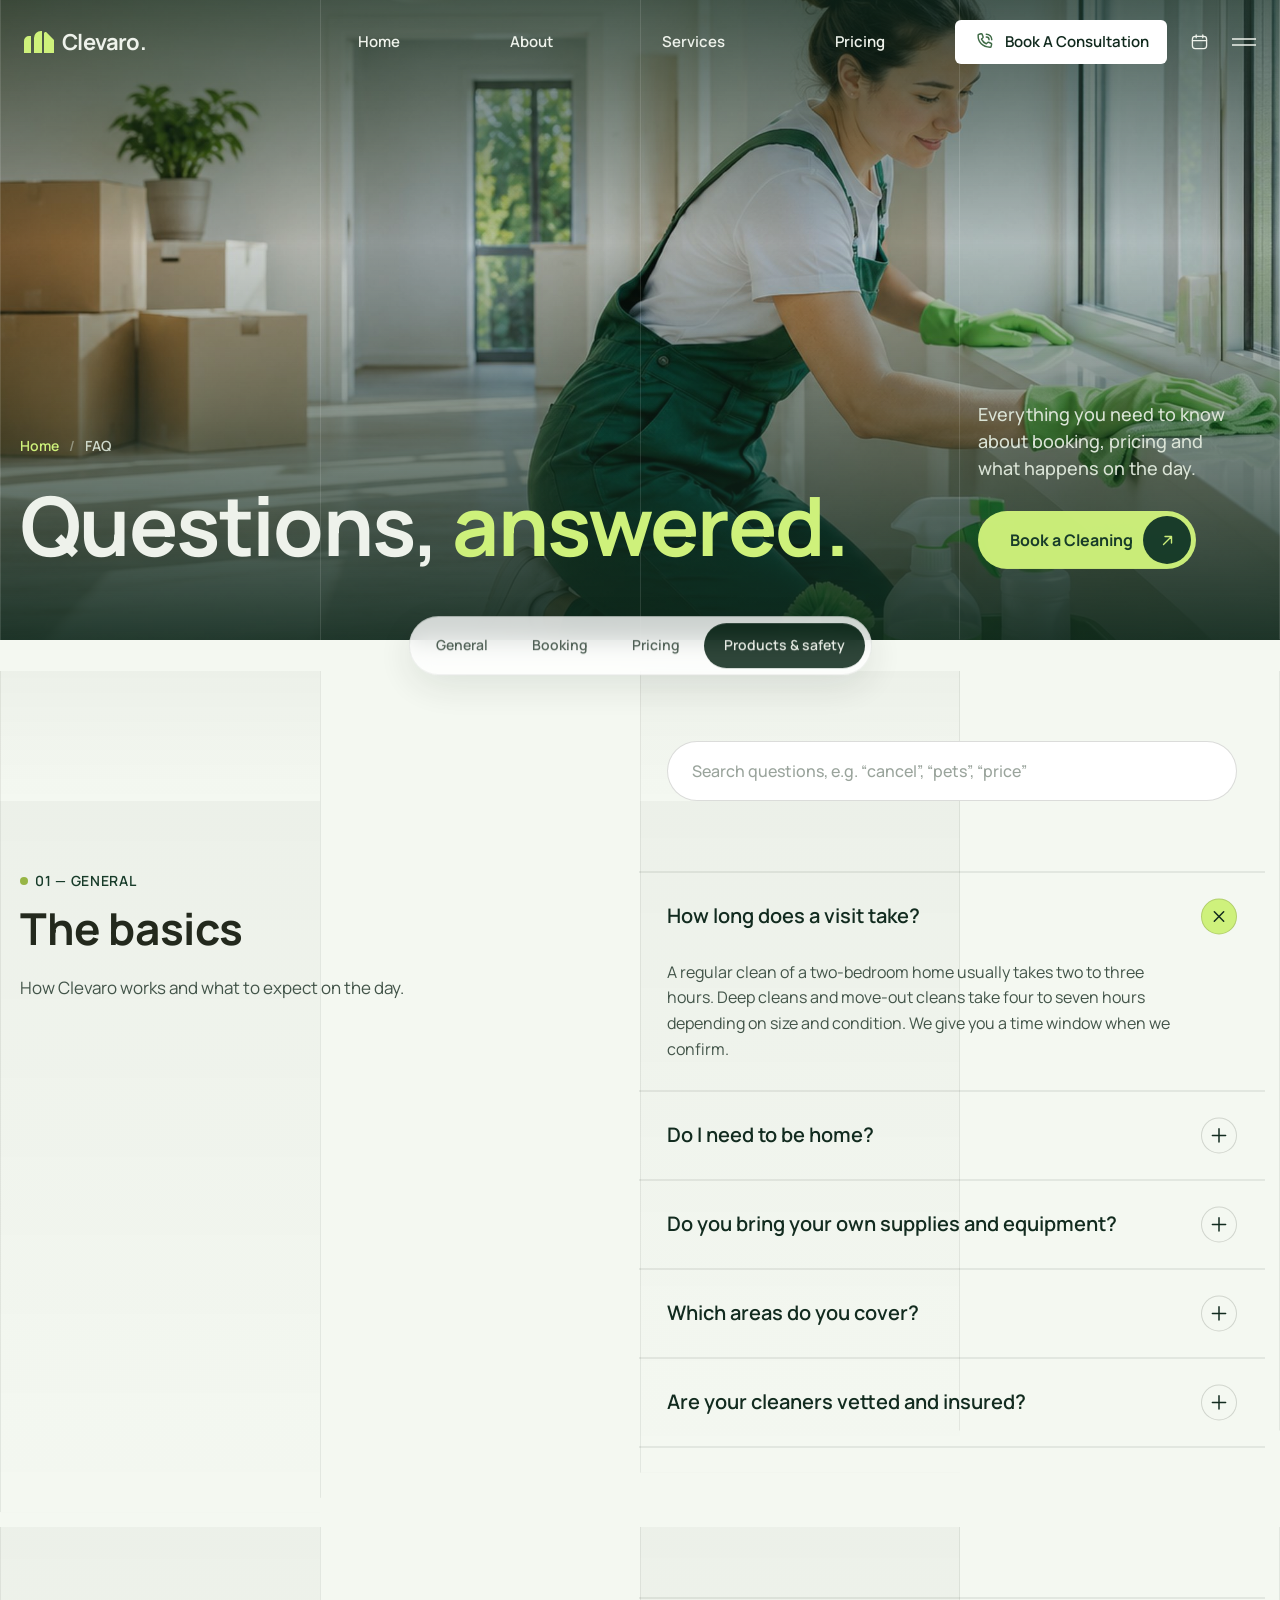
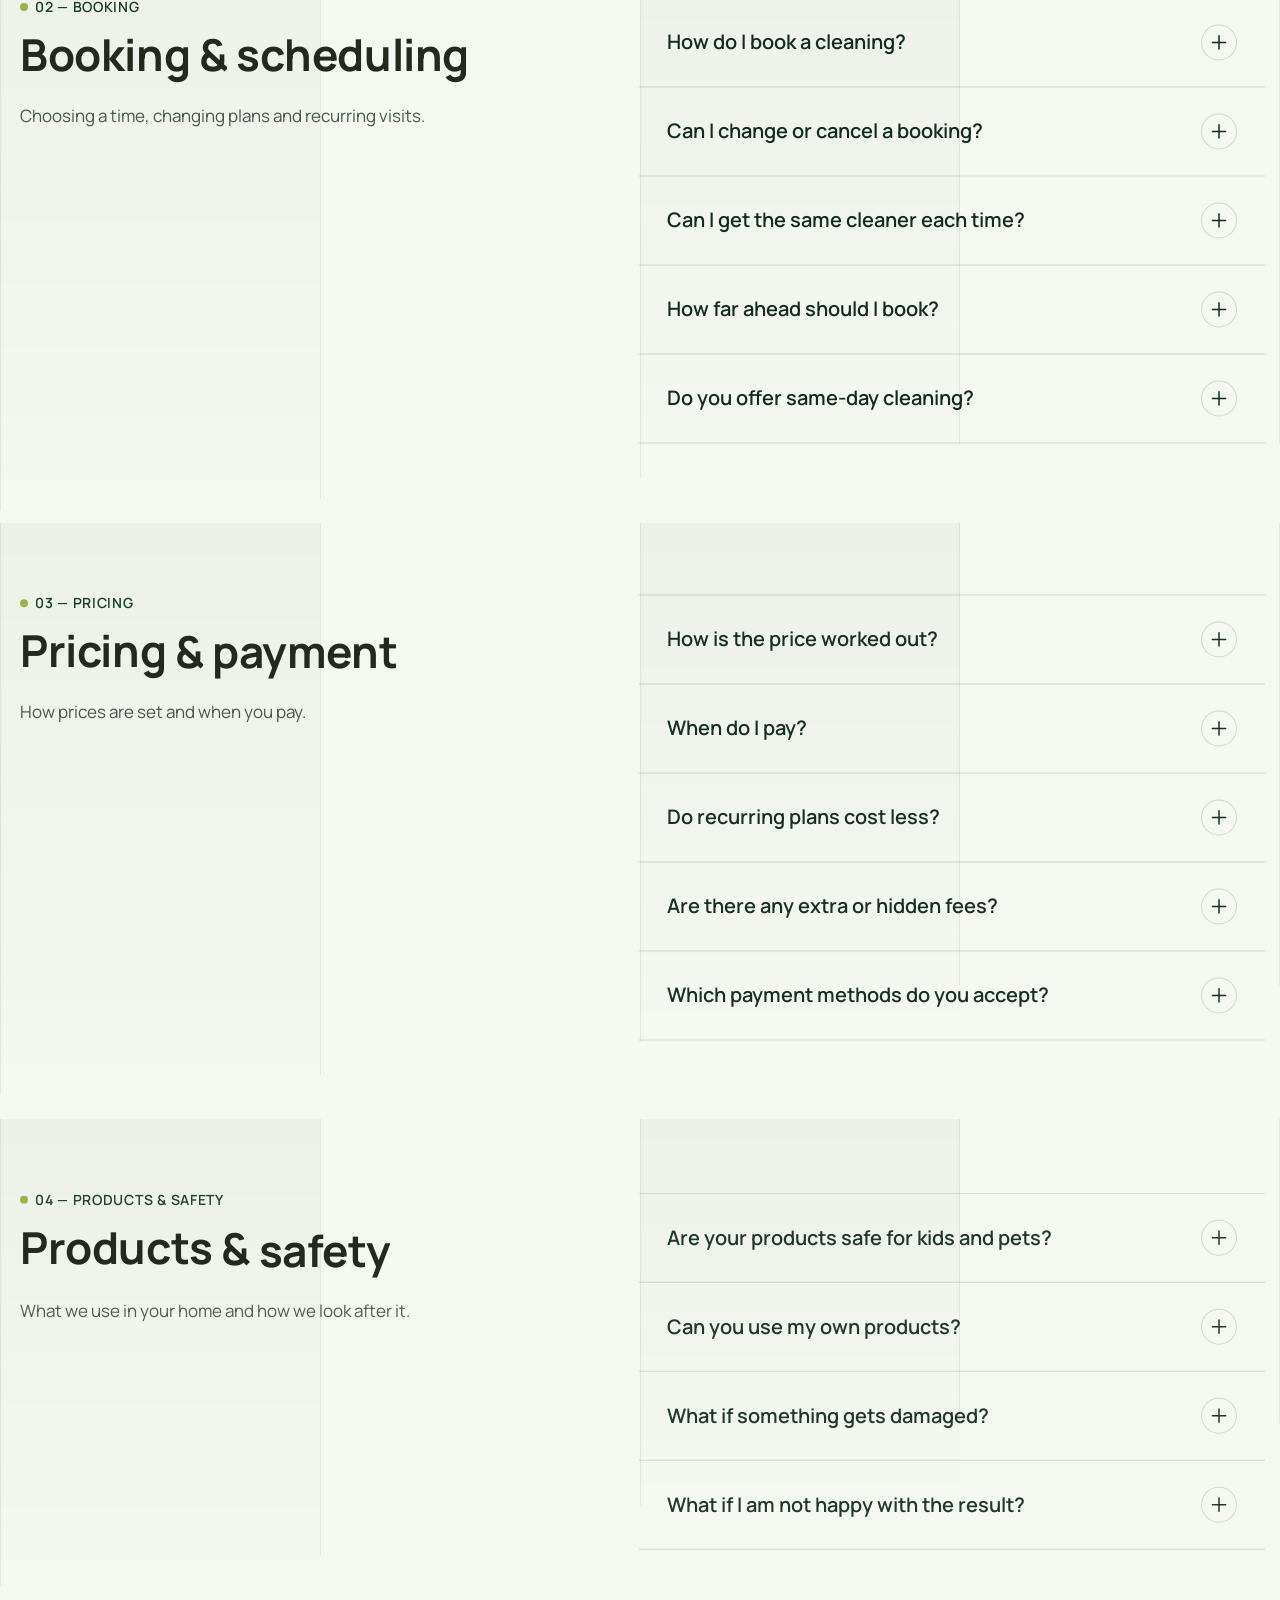
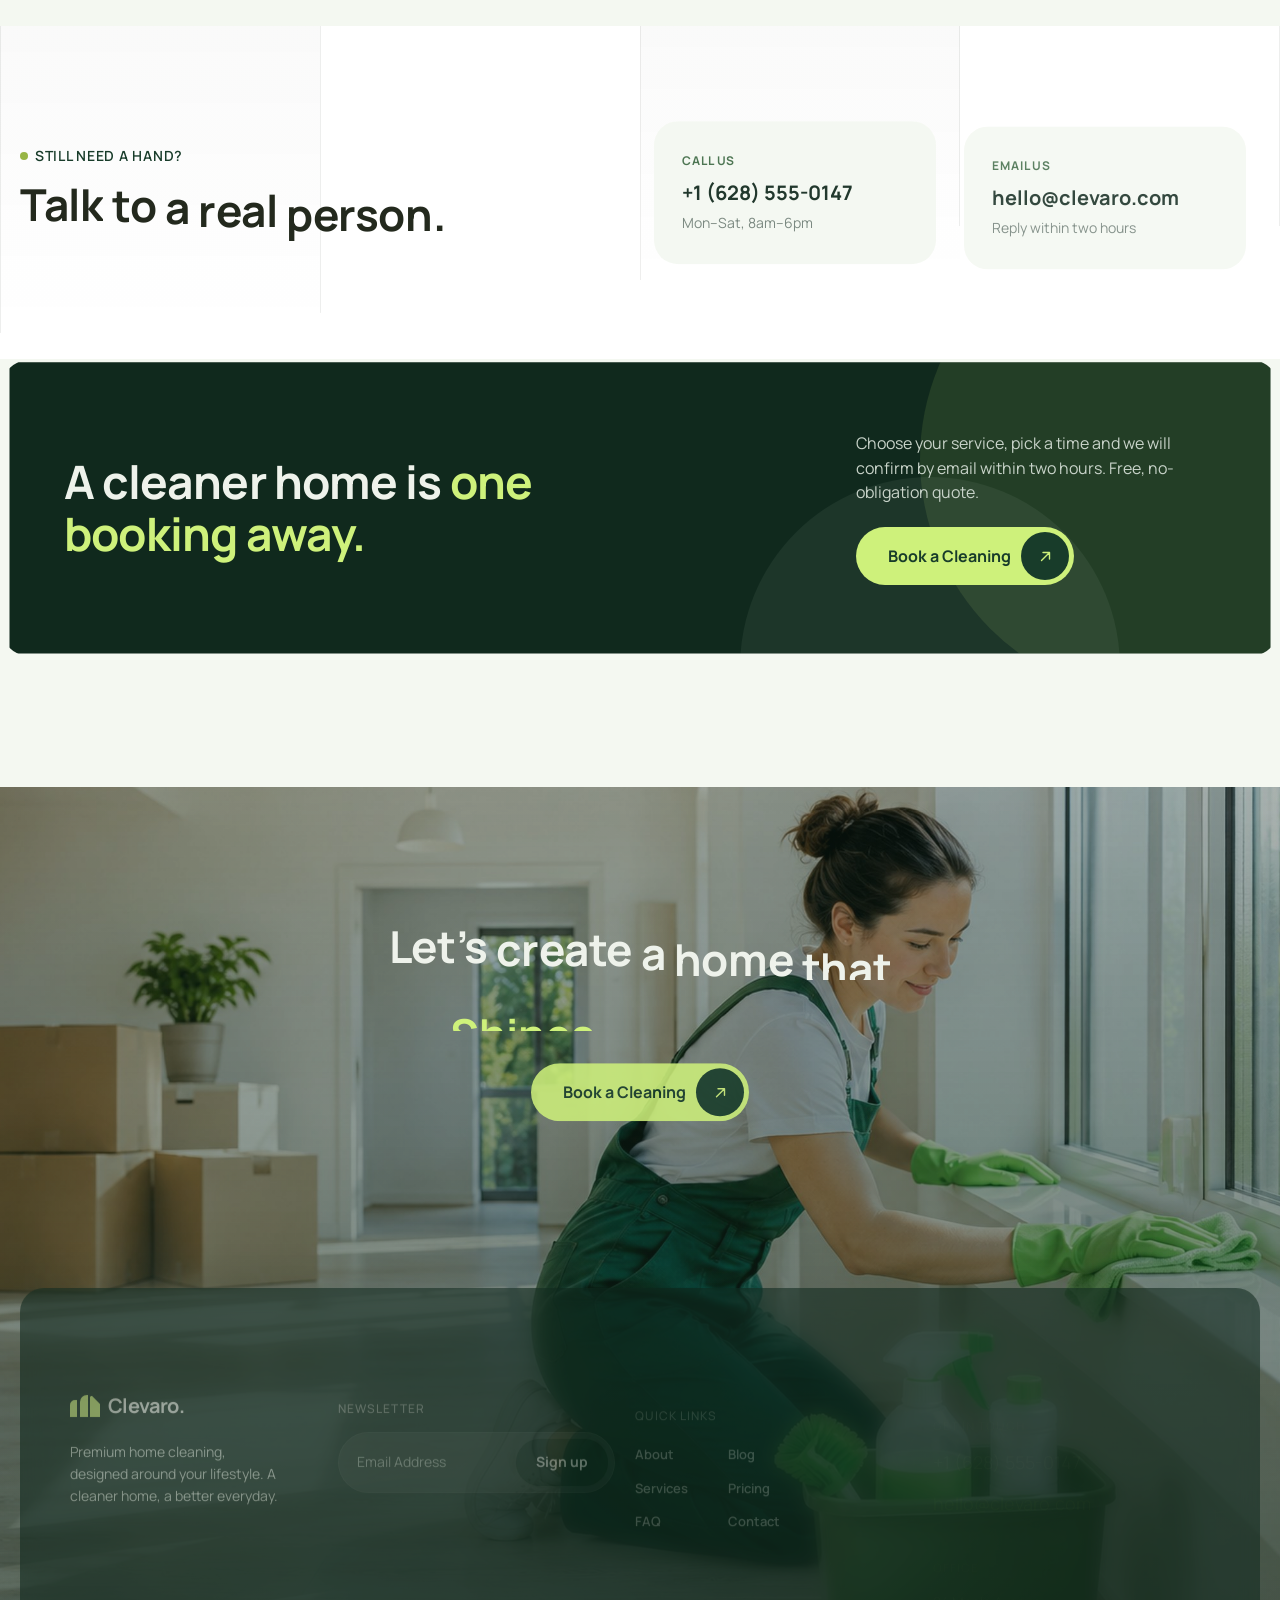
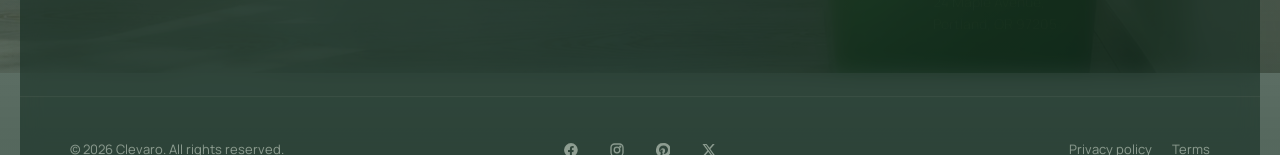
<file: faq.html>
<!DOCTYPE html>
<html lang="en" class="no-js">
<head>
  <meta charset="utf-8">
  <meta name="viewport" content="width=device-width, initial-scale=1">
  <title>FAQ — Booking, Pricing & Safety | Clevaro</title>
  <meta name="description" content="Answers to common questions about booking a cleaning, pricing, products, safety and our satisfaction guarantee.">
  <meta name="theme-color" content="#10291d">
  <meta property="og:title" content="FAQ — Booking, Pricing & Safety | Clevaro">
  <meta property="og:description" content="Answers to common questions about booking a cleaning, pricing, products, safety and our satisfaction guarantee.">
  <meta property="og:type" content="website">

  <link rel="preload" href="assets/fonts/manrope-latin-wght-normal.woff2" as="font" type="font/woff2" crossorigin>
  <link rel="stylesheet" href="js/vendor/lenis.css">
  <link rel="stylesheet" href="css/base.css">
  <link rel="stylesheet" href="css/components.css">
  <link rel="stylesheet" href="css/sections.css">
  <link rel="stylesheet" href="css/responsive.css">
  <link rel="stylesheet" href="css/pages.css">
  <link rel="stylesheet" href="css/booking.css">
  <script>document.documentElement.classList.replace('no-js', 'js');</script>
</head>
<body>
  <a class="skip-link" href="#main">Skip to content</a>

  <!-- ===== MENU OVERLAY ===== -->
  <div class="menu" id="menu" role="dialog" aria-modal="true" aria-label="Site menu" aria-hidden="true">
    <div class="menu__top">
      <a class="logo" href="index.html" data-menu-link aria-label="Clevaro home"><img src="assets/icons/logo-mark.svg" alt=""><span>Clevaro.</span></a>
      <button class="menu__close" type="button" data-menu-close>Close</button>
    </div>
    <ul class="menu__list">
      <li class="menu__item"><a class="menu__link" href="index.html" data-menu-link><small>01</small>Home</a></li>
      <li class="menu__item"><a class="menu__link" href="about.html" data-menu-link><small>02</small>About</a></li>
      <li class="menu__item"><a class="menu__link" href="services.html" data-menu-link><small>03</small>Services</a></li>
      <li class="menu__item"><a class="menu__link" href="pricing.html" data-menu-link><small>04</small>Pricing</a></li>
      <li class="menu__item"><a class="menu__link" href="blog.html" data-menu-link><small>05</small>Blog</a></li>
      <li class="menu__item"><a class="menu__link" href="faq.html" data-menu-link><small>06</small>FAQ</a></li>
      <li class="menu__item"><a class="menu__link" href="contact.html" data-menu-link><small>07</small>Contact</a></li>
    </ul>
    <div class="menu__foot">
      <span>A Cleaner Home. A Better Everyday.</span>
      <a href="mailto:hello@clevaro.com">hello@clevaro.com</a>
    </div>
  </div>

  <div class="page-wrapper" id="top">

    <!-- ===== HEADER ===== -->
    <header class="header" data-anim="header">
      <div class="header__row">
        <div class="header__left">
          <a class="logo" href="index.html" aria-label="Clevaro home"><img src="assets/icons/logo-mark.svg" alt=""><span>Clevaro.</span></a>
        </div>
        <nav class="nav" aria-label="Primary">
          <a class="nav__link" href="index.html">Home</a>
          <a class="nav__link" href="about.html">About</a>
          <a class="nav__link" href="services.html">Services</a>
          <a class="nav__link" href="pricing.html">Pricing</a>
        </nav>
        <div class="header__right">
          <a class="header__cta" href="tel:+16285550147" aria-label="Book a consultation: call +1 (628) 555-0147"><svg width="22" height="22" viewBox="0 0 24 24" fill="none" aria-hidden="true"><path d="M6.6 3.5l2.2-.5c.5-.1 1 .2 1.200.7l1 2.600c.2.500 0 1-.4 1.300L9.300 8.800c1.100 2.300 2.900 4.100 5.200 5.200l1.200-1.300c.3-.4.8-.5 1.300-.4l2.600 1c.5.2.8.700.7 1.200l-.5 2.200c-.1.600-.6 1-1.200 1C10.600 17.600 5.300 12.300 5.600 4.700c0-.6.400-1.100 1-1.200z" stroke="currentColor" stroke-width="1.600" stroke-linejoin="round"/><path d="M14.500 3.500a6 6 0 016 6M14.500 6.500a3 3 0 013 3" stroke="currentColor" stroke-width="1.600" stroke-linecap="round"/></svg><span>Book A Consultation</span></a>
          <button class="header__book" type="button" data-book aria-label="Book a cleaning"><img src="assets/icons/calendar.svg" alt=""></button>
          <button class="menu-btn" type="button" data-menu-open aria-label="Open menu" aria-controls="menu"><img src="assets/icons/menu.svg" alt=""></button>
        </div>
      </div>
    </header>

    <main id="main">

      <section class="phero" aria-labelledby="page-title">
        <div class="phero__bg" style="background-image:url('assets/images/services/move-in-out.jpg')" role="img" aria-label=""></div>
        <div class="section-lines on-dark" aria-hidden="true"><span></span><span></span><span></span><span></span></div>
        <div class="container">
          <div class="phero__row">
            <div class="phero__main">
              <nav class="crumbs" aria-label="Breadcrumb"><a href="index.html">Home</a><span aria-hidden="true">/</span><span>FAQ</span></nav>
              <h1 class="phero__title" id="page-title">Questions, <em>answered.</em></h1>
            </div>
            <div class="phero__side">
              <p class="phero__lead">Everything you need to know about booking, pricing and what happens on the day.</p>
              <button class="btn btn--lime" type="button" data-book>Book a Cleaning<span class="btn__icon"><img src="assets/icons/arrow-lime.svg" alt=""><img src="assets/icons/arrow-lime.svg" alt=""></span></button>
            </div>
          </div>
        </div>
      </section>

      <div class="subnav-wrap"><nav class="subnav" aria-label="On this page"><a href="#general">General</a><a href="#booking">Booking</a><a href="#pricing">Pricing</a><a href="#safety">Products & safety</a></nav></div>

      <section class="faq-search" aria-label="Search the FAQ">
        <div class="section-lines" aria-hidden="true"><span></span><span></span><span></span><span></span></div>
        <div class="container">
          <div class="faq-search__row">
            <div class="faq-search__box" data-r>
              <label class="sr-only" for="faq-q">Search questions</label>
              <input id="faq-q" type="search" placeholder="Search questions, e.g. “cancel”, “pets”, “price”" autocomplete="off" data-faq-search>
              <span class="faq-search__count" data-faq-count aria-live="polite"></span>
            </div>
          </div>
          <p class="bempty" data-faq-empty hidden>No questions match your search. Try another word, or <a class="link-u" href="contact.html">ask us directly</a>.</p>
        </div>
      </section>

      <section class="section faq faq--g" id="general" aria-labelledby="general-title" data-faq-group>
        <div class="section-lines" aria-hidden="true"><span></span><span></span><span></span><span></span></div>
        <div class="container">
          <div class="faq__row">
            <div class="faq__aside">
              <div class="pg-head">
                <span class="eyebrow">01 — General</span>
                <h2 class="h2" id="general-title" data-split="words">The basics</h2>
              </div>
              <p data-r>How Clevaro works and what to expect on the day.</p>
            </div>
            <div class="faq__list" data-r><details class="qa" open><summary>How long does a visit take?</summary><p class="qa__a">A regular clean of a two-bedroom home usually takes two to three hours. Deep cleans and move-out cleans take four to seven hours depending on size and condition. We give you a time window when we confirm.</p></details><details class="qa"><summary>Do I need to be home?</summary><p class="qa__a">No. Many clients give us a key, a door code or a lockbox. If you prefer to be there, that is fine too. Either way you will get a message when we arrive and when we finish.</p></details><details class="qa"><summary>Do you bring your own supplies and equipment?</summary><p class="qa__a">Yes. We bring everything, including eco-safe, allergen-aware products and professional equipment. If you would like us to use something specific, add it to your booking notes.</p></details><details class="qa"><summary>Which areas do you cover?</summary><p class="qa__a">We cover Portland and the surrounding suburbs. Enter your address in the booking form and we will confirm coverage straight away.</p></details><details class="qa"><summary>Are your cleaners vetted and insured?</summary><p class="qa__a">Every cleaner is background-checked, trained in our room-by-room method and covered by our liability insurance before their first visit.</p></details></div>
          </div>
        </div>
      </section>

      <section class="section faq faq--g" id="booking" aria-labelledby="booking-title" data-faq-group>
        <div class="section-lines" aria-hidden="true"><span></span><span></span><span></span><span></span></div>
        <div class="container">
          <div class="faq__row">
            <div class="faq__aside">
              <div class="pg-head">
                <span class="eyebrow">02 — Booking</span>
                <h2 class="h2" id="booking-title" data-split="words">Booking & scheduling</h2>
              </div>
              <p data-r>Choosing a time, changing plans and recurring visits.</p>
            </div>
            <div class="faq__list" data-r><details class="qa"><summary>How do I book a cleaning?</summary><p class="qa__a">Use the Book a Cleaning button on any page. Choose your service and home size, pick a date and time, and add your details. We confirm by email within two hours.</p></details><details class="qa"><summary>Can I change or cancel a booking?</summary><p class="qa__a">Yes. You can reschedule or cancel free of charge up to 24 hours before your visit. Recurring plans can be paused or changed at any time.</p></details><details class="qa"><summary>Can I get the same cleaner each time?</summary><p class="qa__a">We aim to send the same small team to every recurring visit so they get to know your home. If you have a favourite, tell us and we will request them.</p></details><details class="qa"><summary>How far ahead should I book?</summary><p class="qa__a">Most slots are available within a few days. Weekends and the end of the month fill up quickly, so book a week ahead if you need a specific day.</p></details><details class="qa"><summary>Do you offer same-day cleaning?</summary><p class="qa__a">Sometimes. Call us on +1 (628) 555-0147 and we will check what is available that day.</p></details></div>
          </div>
        </div>
      </section>

      <section class="section faq faq--g" id="pricing" aria-labelledby="pricing-title" data-faq-group>
        <div class="section-lines" aria-hidden="true"><span></span><span></span><span></span><span></span></div>
        <div class="container">
          <div class="faq__row">
            <div class="faq__aside">
              <div class="pg-head">
                <span class="eyebrow">03 — Pricing</span>
                <h2 class="h2" id="pricing-title" data-split="words">Pricing & payment</h2>
              </div>
              <p data-r>How prices are set and when you pay.</p>
            </div>
            <div class="faq__list" data-r><details class="qa"><summary>How is the price worked out?</summary><p class="qa__a">Prices start from the size of your home and the service you choose. We confirm a fixed price after a quick review of your space, so there are no surprises on the day.</p></details><details class="qa"><summary>When do I pay?</summary><p class="qa__a">No payment is taken when you book. You pay after the clean, once you have seen the result.</p></details><details class="qa"><summary>Do recurring plans cost less?</summary><p class="qa__a">Yes. Weekly visits save 15%, bi-weekly 10% and monthly 5% on every visit, and you can pause or cancel at any time.</p></details><details class="qa"><summary>Are there any extra or hidden fees?</summary><p class="qa__a">No. The price we confirm is the price you pay. Add-ons such as inside the oven are listed on the pricing page and only added when you ask.</p></details><details class="qa"><summary>Which payment methods do you accept?</summary><p class="qa__a">We accept all major cards and bank transfer. You will receive a receipt by email after every visit.</p></details></div>
          </div>
        </div>
      </section>

      <section class="section faq faq--g" id="safety" aria-labelledby="safety-title" data-faq-group>
        <div class="section-lines" aria-hidden="true"><span></span><span></span><span></span><span></span></div>
        <div class="container">
          <div class="faq__row">
            <div class="faq__aside">
              <div class="pg-head">
                <span class="eyebrow">04 — Products & safety</span>
                <h2 class="h2" id="safety-title" data-split="words">Products & safety</h2>
              </div>
              <p data-r>What we use in your home and how we look after it.</p>
            </div>
            <div class="faq__list" data-r><details class="qa"><summary>Are your products safe for kids and pets?</summary><p class="qa__a">We use eco-safe, allergen-aware products and follow label guidance on every surface. If anyone in your home has a sensitivity, tell us and we will adjust.</p></details><details class="qa"><summary>Can you use my own products?</summary><p class="qa__a">Of course. Add a note to your booking and leave the products where we can find them.</p></details><details class="qa"><summary>What if something gets damaged?</summary><p class="qa__a">It is rare, but if it happens tell us straight away. Our liability insurance covers accidental damage caused during a visit.</p></details><details class="qa"><summary>What if I am not happy with the result?</summary><p class="qa__a">Tell us within 24 hours and we will come back and re-clean the areas you are not happy with at no charge. That is our 100% satisfaction guarantee.</p></details></div>
          </div>
        </div>
      </section>

      <section class="section help" aria-labelledby="help-title">
        <div class="section-lines on-white" aria-hidden="true"><span></span><span></span><span></span><span></span></div>
        <div class="container">
          <div class="help__row">
            <div class="help__copy">
              <span class="eyebrow">Still need a hand?</span>
              <h2 class="h2" id="help-title" data-split="words">Talk to a real person.</h2>
            </div>
            <div class="help__cards" data-r-group>
              <a class="help__card" href="tel:+16285550147"><span>Call us</span><b>+1 (628) 555-0147</b><small>Mon–Sat, 8am–6pm</small></a>
              <a class="help__card" href="mailto:hello@clevaro.com"><span>Email us</span><b>hello@clevaro.com</b><small>Reply within two hours</small></a>
            </div>
          </div>
        </div>
      </section>

      <section class="band" aria-label="Book a cleaning">
        <div class="container">
          <div class="band__wrap">
            <h2 class="band__title">A cleaner home is <em>one booking away.</em></h2>
            <div class="band__side">
              <p>Choose your service, pick a time and we will confirm by email within two hours. Free, no-obligation quote.</p>
              <button class="btn btn--lime" type="button" data-book>Book a Cleaning<span class="btn__icon"><img src="assets/icons/arrow-lime.svg" alt=""><img src="assets/icons/arrow-lime.svg" alt=""></span></button>
            </div>
          </div>
        </div>
      </section>

    </main>

    <!-- ===== FOOTER ===== -->
    <footer class="footer" id="contact">
      <div class="footer__bg" data-parallax="footer" role="img" aria-label="A cleaner smiling in a bright home"></div>
      <div class="container">
        <div class="footer__row">
          <div class="footer__cta">
            <h2 class="footer__title" data-split="words">Let’s create a home that <span class="accent">Shines beautifully</span></h2>
            <div class="btn-wrap">
              <button class="btn btn--lime" type="button" data-book>Book a Cleaning
                <span class="btn__icon"><img src="assets/icons/arrow-lime.svg" alt=""><img src="assets/icons/arrow-lime.svg" alt=""></span>
              </button>
            </div>
          </div>
          <div class="footer__card" data-footer-card>
            <div class="footer__top">
              <div class="footer__col">
                <a class="logo logo--footer" href="index.html" aria-label="Clevaro home"><img src="assets/icons/logo-mark.svg" alt=""><span>Clevaro.</span></a>
                <p class="footer__about">Premium home cleaning, designed around your lifestyle. A cleaner home, a better everyday.</p>
              </div>
              <div class="footer__col">
                <span class="footer__label">Newsletter</span>
                <form class="newsletter" data-newsletter novalidate>
                  <label class="sr-only" for="nl-email">Email address</label>
                  <input id="nl-email" type="email" name="email" placeholder="Email Address" autocomplete="email" required>
                  <button type="submit">Sign up</button>
                </form>
                <p class="newsletter__msg" role="status" aria-live="polite"></p>
              </div>
              <div class="footer__col footer__col--wide">
                <span class="footer__label">Quick links</span>
                <div class="footer__links">
                  <a href="about.html">About</a><a href="blog.html">Blog</a>
                  <a href="services.html">Services</a><a href="pricing.html">Pricing</a>
                  <a href="faq.html">FAQ</a><a href="contact.html">Contact</a>
                </div>
              </div>
              <div class="footer__col footer__col--wide">
                <span class="footer__label">Get in touch</span>
                <a class="footer__phone" href="tel:+16285550147">+1 (628) 555-0147</a>
                <a class="footer__mail" href="mailto:hello@clevaro.com">hello@clevaro.com</a>
                <span class="footer__label gap-top">Office</span>
                <address class="footer__address" style="font-style:normal">24 Maple Avenue,<br>Portland, OR 97205</address>
              </div>
            </div>
            <div class="footer__bottom">
              <span>© 2026 Clevaro. All rights reserved.</span>
              <div class="footer__social">
                <a href="#" aria-label="Facebook"><img src="assets/icons/facebook.svg" alt=""></a>
                <a href="#" aria-label="Instagram"><img src="assets/icons/instagram.svg" alt=""></a>
                <a href="#" aria-label="Pinterest"><img src="assets/icons/pinterest.svg" alt=""></a>
                <a href="#" aria-label="X"><img src="assets/icons/x.svg" alt=""></a>
              </div>
              <div class="footer__bottom-links"><a href="#">Privacy policy</a><a href="#">Terms</a></div>
            </div>
          </div>
        </div>
      </div>
    </footer>
  </div>

  <script src="js/vendor/gsap.min.js"></script>
  <script src="js/vendor/ScrollTrigger.min.js"></script>
  <script src="js/vendor/SplitText.min.js"></script>
  <script src="js/vendor/lenis.min.js"></script>
  <script src="js/smooth-scroll.js"></script>
  <script src="js/menu.js"></script>
  <script src="js/booking.js"></script>
  <script src="js/inner.js"></script>
  <script src="js/extra.js"></script>
</body>
</html>
</file>
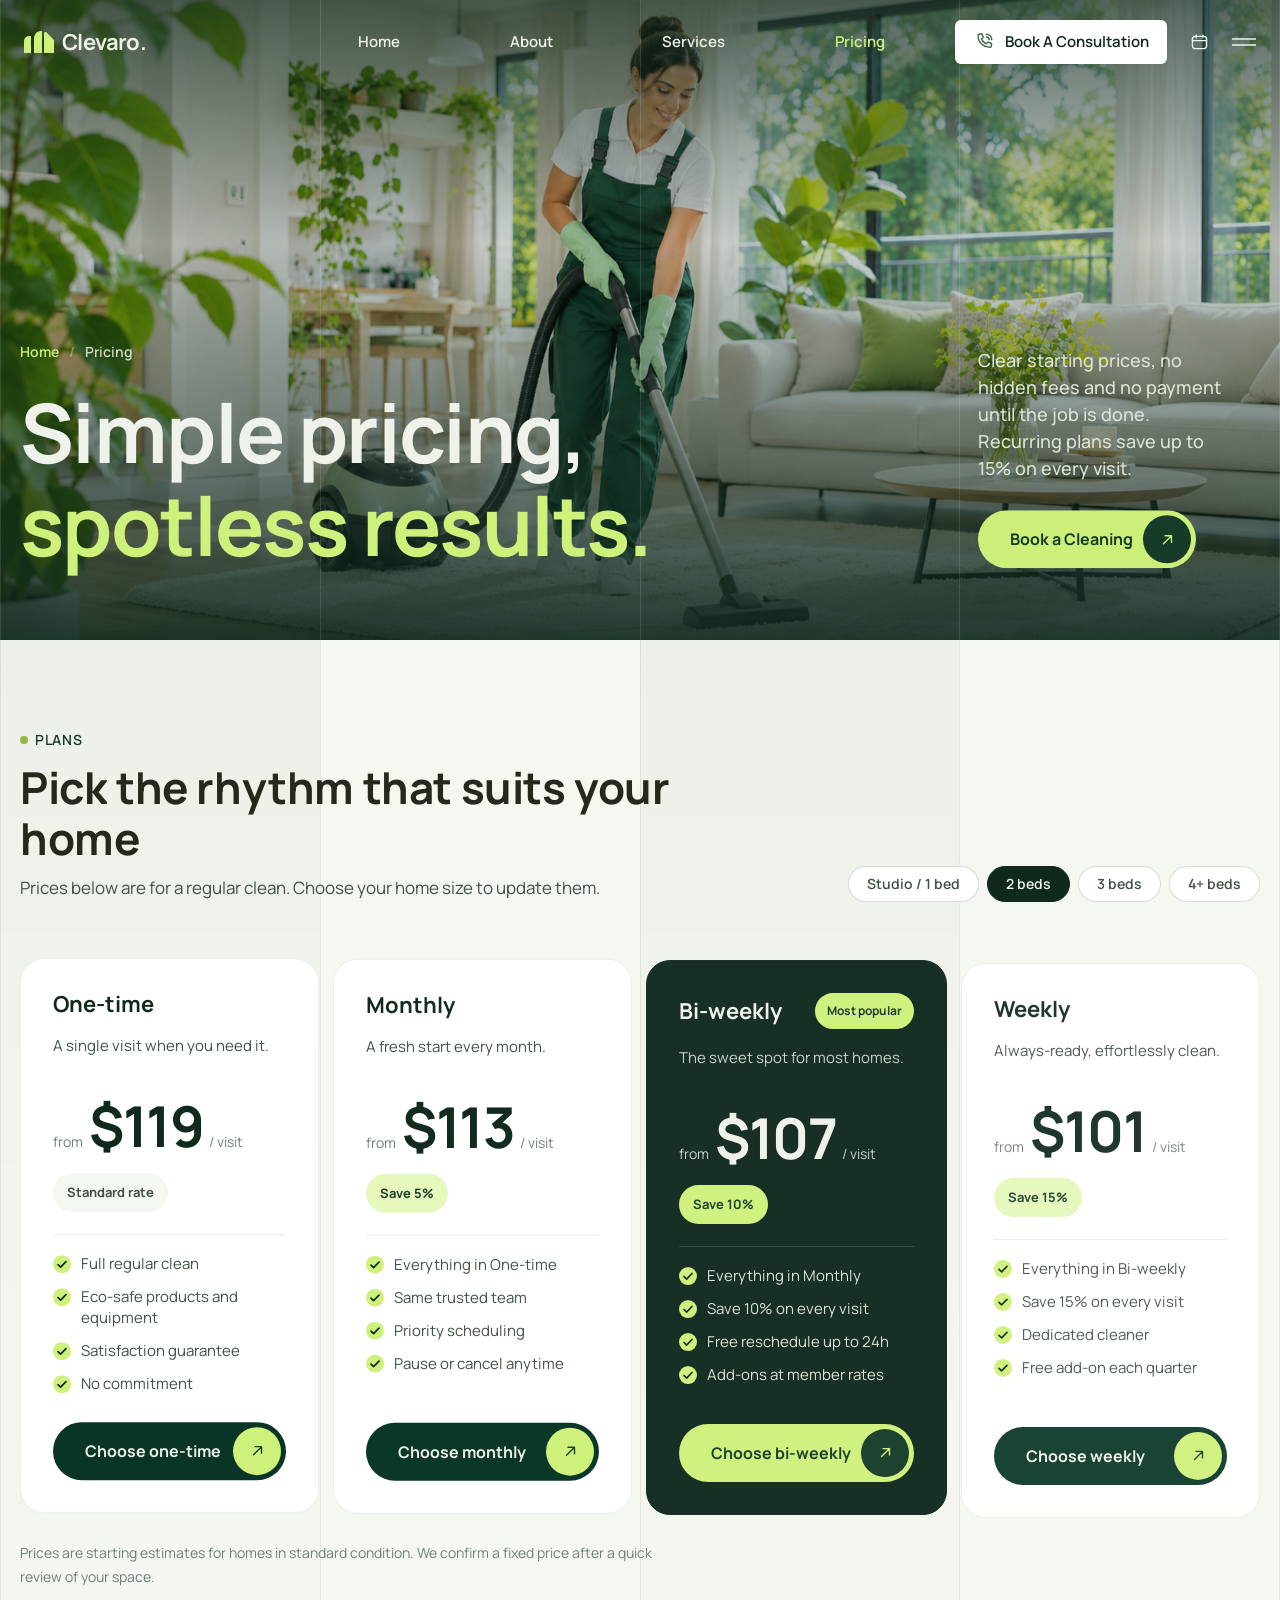
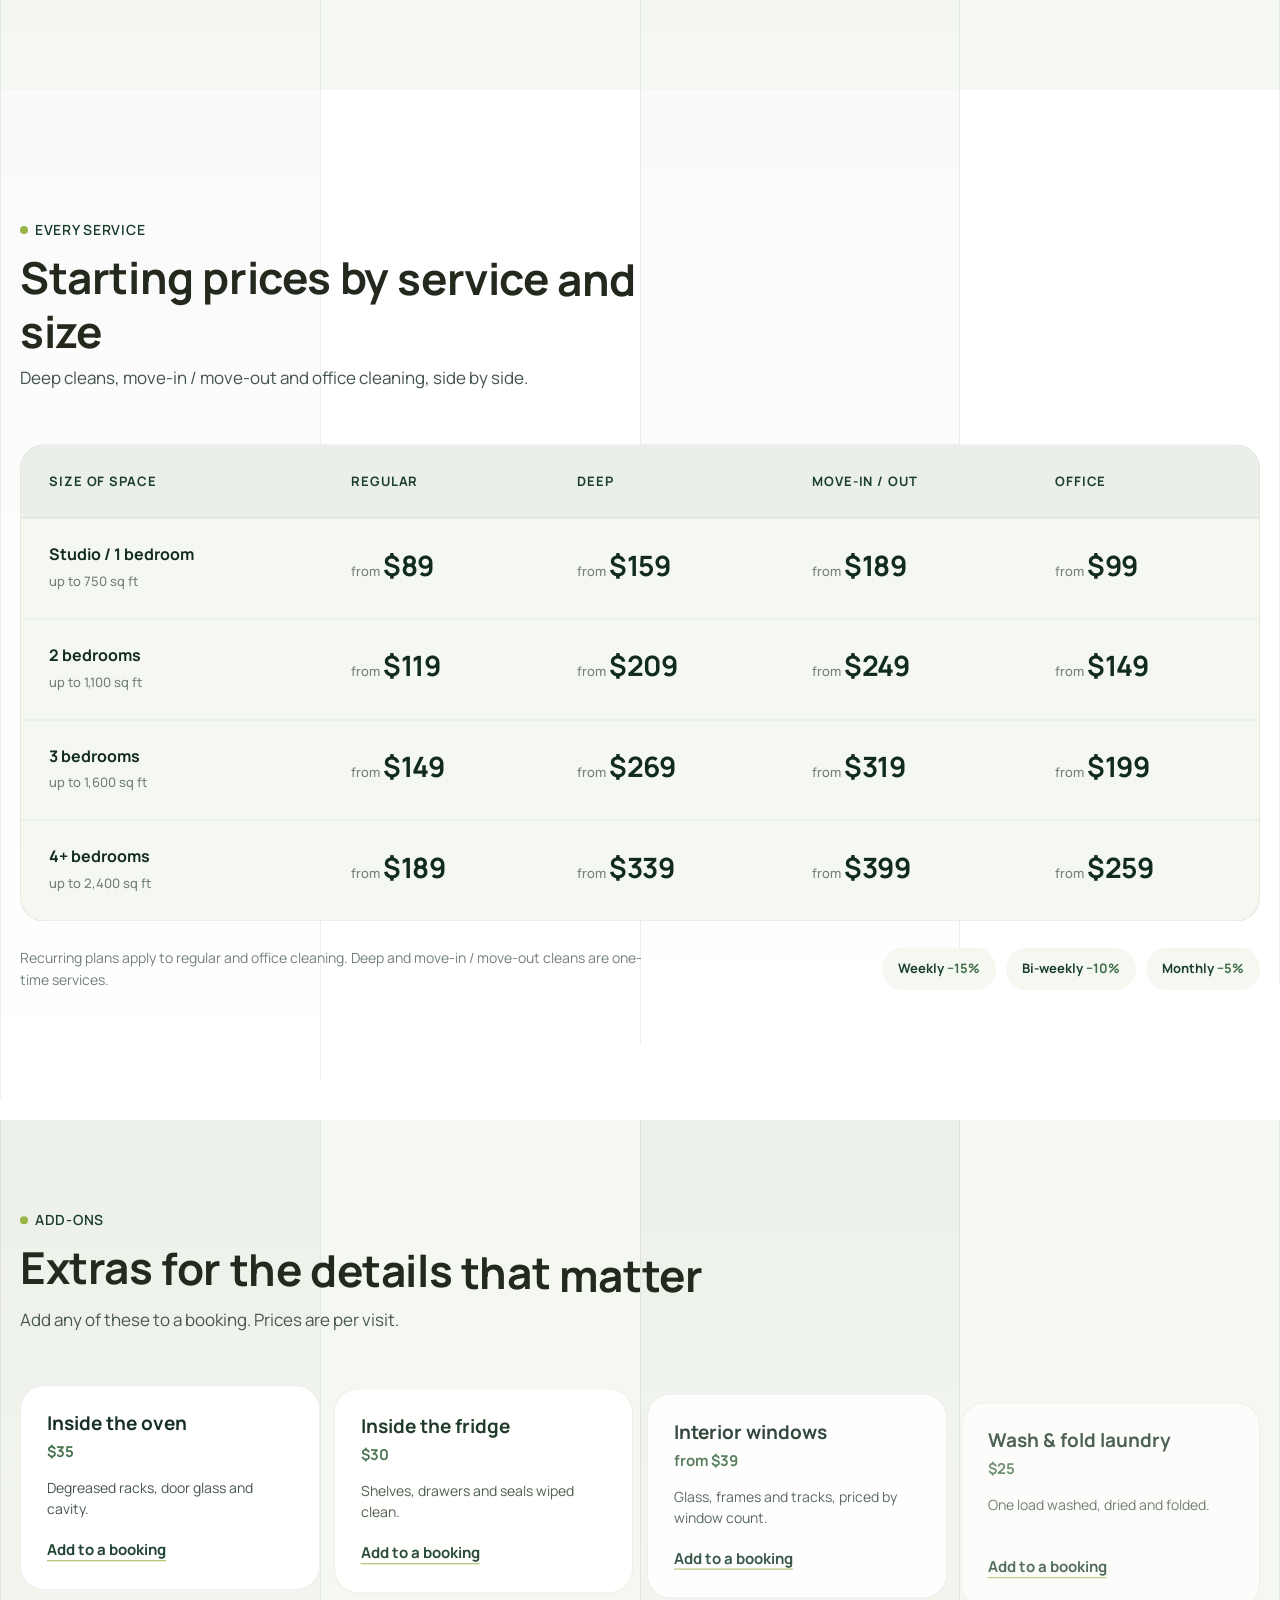
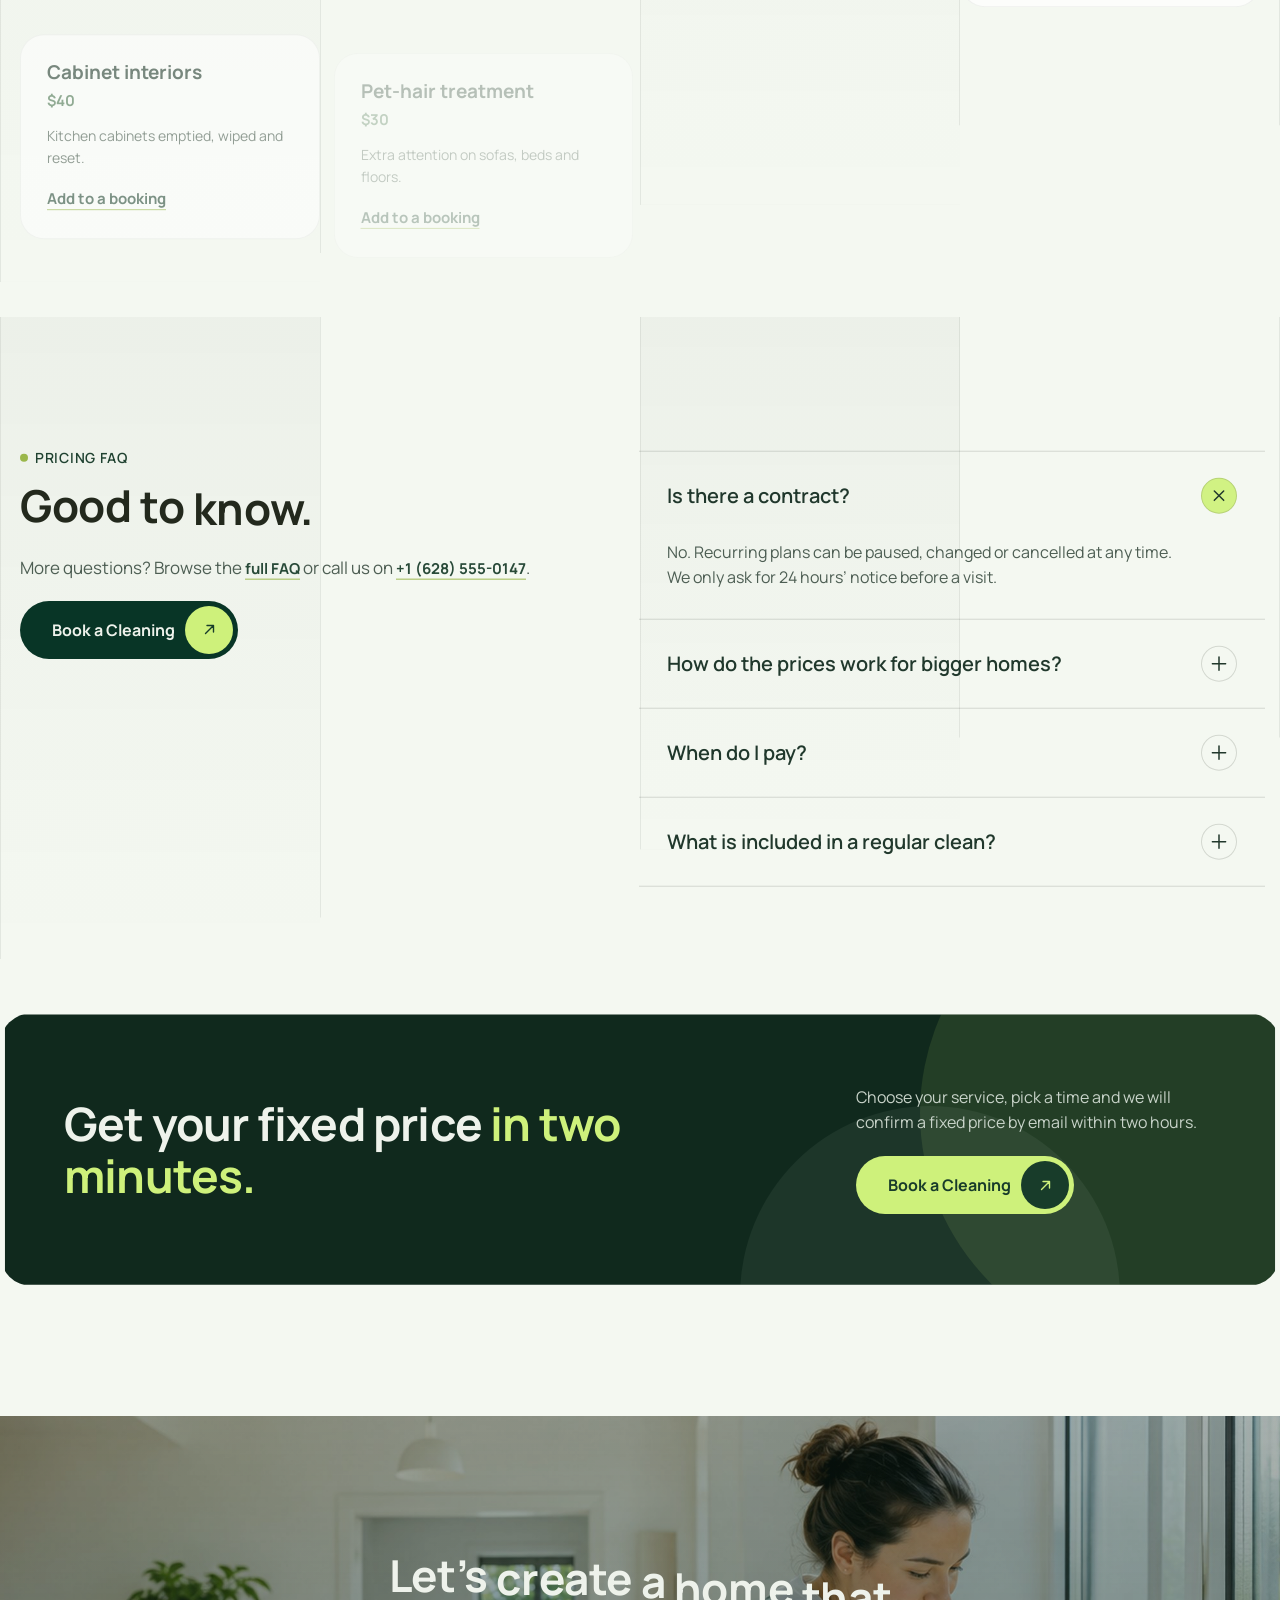
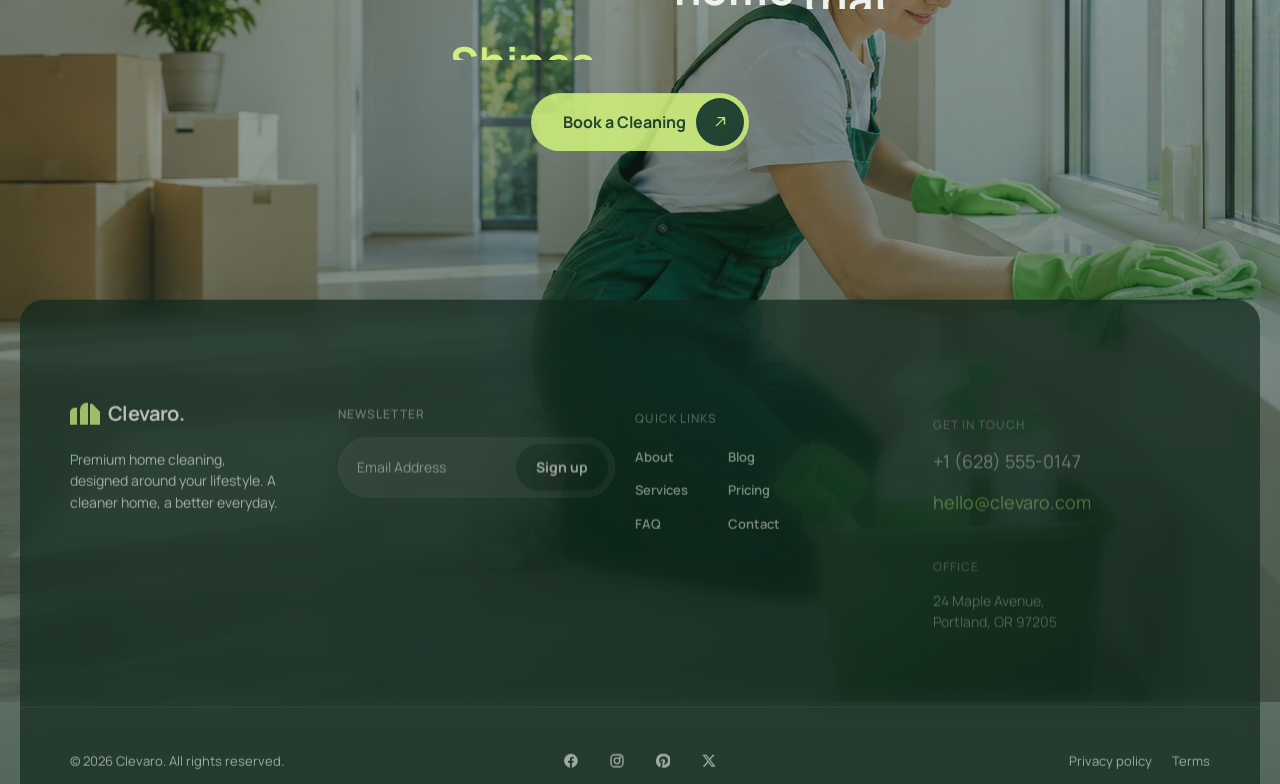
<file: pricing.html>
<!DOCTYPE html>
<html lang="en" class="no-js">
<head>
  <meta charset="utf-8">
  <meta name="viewport" content="width=device-width, initial-scale=1">
  <title>Pricing & Plans — Clevaro Home Cleaning</title>
  <meta name="description" content="Transparent starting prices for regular, deep and move-in cleaning. Recurring plans save up to 15%. No payment until the job is done.">
  <meta name="theme-color" content="#10291d">
  <meta property="og:title" content="Pricing & Plans — Clevaro Home Cleaning">
  <meta property="og:description" content="Transparent starting prices for regular, deep and move-in cleaning. Recurring plans save up to 15%. No payment until the job is done.">
  <meta property="og:type" content="website">

  <link rel="preload" href="assets/fonts/manrope-latin-wght-normal.woff2" as="font" type="font/woff2" crossorigin>
  <link rel="stylesheet" href="js/vendor/lenis.css">
  <link rel="stylesheet" href="css/base.css">
  <link rel="stylesheet" href="css/components.css">
  <link rel="stylesheet" href="css/sections.css">
  <link rel="stylesheet" href="css/responsive.css">
  <link rel="stylesheet" href="css/pages.css">
  <link rel="stylesheet" href="css/booking.css">
  <script>document.documentElement.classList.replace('no-js', 'js');</script>
</head>
<body>
  <a class="skip-link" href="#main">Skip to content</a>

  <!-- ===== MENU OVERLAY ===== -->
  <div class="menu" id="menu" role="dialog" aria-modal="true" aria-label="Site menu" aria-hidden="true">
    <div class="menu__top">
      <a class="logo" href="index.html" data-menu-link aria-label="Clevaro home"><img src="assets/icons/logo-mark.svg" alt=""><span>Clevaro.</span></a>
      <button class="menu__close" type="button" data-menu-close>Close</button>
    </div>
    <ul class="menu__list">
      <li class="menu__item"><a class="menu__link" href="index.html" data-menu-link><small>01</small>Home</a></li>
      <li class="menu__item"><a class="menu__link" href="about.html" data-menu-link><small>02</small>About</a></li>
      <li class="menu__item"><a class="menu__link" href="services.html" data-menu-link><small>03</small>Services</a></li>
      <li class="menu__item"><a class="menu__link" href="pricing.html" data-menu-link><small>04</small>Pricing</a></li>
      <li class="menu__item"><a class="menu__link" href="blog.html" data-menu-link><small>05</small>Blog</a></li>
      <li class="menu__item"><a class="menu__link" href="faq.html" data-menu-link><small>06</small>FAQ</a></li>
      <li class="menu__item"><a class="menu__link" href="contact.html" data-menu-link><small>07</small>Contact</a></li>
    </ul>
    <div class="menu__foot">
      <span>A Cleaner Home. A Better Everyday.</span>
      <a href="mailto:hello@clevaro.com">hello@clevaro.com</a>
    </div>
  </div>

  <div class="page-wrapper" id="top">

    <!-- ===== HEADER ===== -->
    <header class="header" data-anim="header">
      <div class="header__row">
        <div class="header__left">
          <a class="logo" href="index.html" aria-label="Clevaro home"><img src="assets/icons/logo-mark.svg" alt=""><span>Clevaro.</span></a>
        </div>
        <nav class="nav" aria-label="Primary">
          <a class="nav__link" href="index.html">Home</a>
          <a class="nav__link" href="about.html">About</a>
          <a class="nav__link" href="services.html">Services</a>
          <a class="nav__link is-current" href="pricing.html">Pricing</a>
        </nav>
        <div class="header__right">
          <a class="header__cta" href="tel:+16285550147" aria-label="Book a consultation: call +1 (628) 555-0147"><svg width="22" height="22" viewBox="0 0 24 24" fill="none" aria-hidden="true"><path d="M6.6 3.5l2.2-.5c.5-.1 1 .2 1.200.7l1 2.600c.2.500 0 1-.4 1.300L9.300 8.800c1.100 2.300 2.900 4.100 5.200 5.200l1.200-1.300c.3-.4.8-.5 1.300-.4l2.600 1c.5.2.8.700.7 1.200l-.5 2.200c-.1.600-.6 1-1.200 1C10.600 17.600 5.300 12.300 5.600 4.700c0-.6.400-1.100 1-1.200z" stroke="currentColor" stroke-width="1.600" stroke-linejoin="round"/><path d="M14.500 3.500a6 6 0 016 6M14.500 6.500a3 3 0 013 3" stroke="currentColor" stroke-width="1.600" stroke-linecap="round"/></svg><span>Book A Consultation</span></a>
          <button class="header__book" type="button" data-book aria-label="Book a cleaning"><img src="assets/icons/calendar.svg" alt=""></button>
          <button class="menu-btn" type="button" data-menu-open aria-label="Open menu" aria-controls="menu"><img src="assets/icons/menu.svg" alt=""></button>
        </div>
      </div>
    </header>

    <main id="main">

      <section class="phero" aria-labelledby="page-title">
        <div class="phero__bg" style="background-image:url('assets/images/hero/hero-bg.jpg')" role="img" aria-label=""></div>
        <div class="section-lines on-dark" aria-hidden="true"><span></span><span></span><span></span><span></span></div>
        <div class="container">
          <div class="phero__row">
            <div class="phero__main">
              <nav class="crumbs" aria-label="Breadcrumb"><a href="index.html">Home</a><span aria-hidden="true">/</span><span>Pricing</span></nav>
              <h1 class="phero__title" id="page-title">Simple pricing, <em>spotless results.</em></h1>
            </div>
            <div class="phero__side">
              <p class="phero__lead">Clear starting prices, no hidden fees and no payment until the job is done. Recurring plans save up to 15% on every visit.</p>
              <button class="btn btn--lime" type="button" data-book>Book a Cleaning<span class="btn__icon"><img src="assets/icons/arrow-lime.svg" alt=""><img src="assets/icons/arrow-lime.svg" alt=""></span></button>
            </div>
          </div>
        </div>
      </section>

      <!-- ===== PLANS ===== -->
      <section class="section plans-sec" id="plans" aria-labelledby="plans-title">
        <div class="section-lines" aria-hidden="true"><span></span><span></span><span></span><span></span></div>
        <div class="container">
          <div class="plans__top">
            <div class="pg-head">
            <span class="eyebrow">Plans</span>
            <h2 class="h2" id="plans-title" data-split="words">Pick the rhythm that suits your home</h2>
            <p data-r>Prices below are for a regular clean. Choose your home size to update them.</p>
          </div>
            <fieldset class="plans__size"><legend class="sr-only">Home size</legend><div class="chips" data-size-chips><label class="chip chip--radio"><input type="radio" name="psize" value="s"><span>Studio / 1 bed</span></label><label class="chip chip--radio"><input type="radio" name="psize" value="m" checked><span>2 beds</span></label><label class="chip chip--radio"><input type="radio" name="psize" value="l"><span>3 beds</span></label><label class="chip chip--radio"><input type="radio" name="psize" value="xl"><span>4+ beds</span></label></div></fieldset>
          </div>
          <div class="plans__grid" data-r-group data-plans>
            <article class="plan" data-off="0">
              <div class="plan__top"><h3 class="plan__name">One-time</h3></div>
              <p class="plan__desc">A single visit when you need it.</p>
              <div class="plan__price"><small>from</small><b data-plan-price>$119</b><small>/ visit</small></div>
              <span class="plan__save plan__save--none">Standard rate</span>
              <ul class="checks checks--one"><li>Full regular clean</li><li>Eco-safe products and equipment</li><li>Satisfaction guarantee</li><li>No commitment</li></ul>
              <button class="btn btn--dark" type="button" data-book data-book="regular" data-freq="once">Choose one-time<span class="btn__icon"><img src="assets/icons/arrow-dark.svg" alt=""><img src="assets/icons/arrow-dark.svg" alt=""></span></button>
            </article>
            <article class="plan" data-off="5">
              <div class="plan__top"><h3 class="plan__name">Monthly</h3></div>
              <p class="plan__desc">A fresh start every month.</p>
              <div class="plan__price"><small>from</small><b data-plan-price>$113</b><small>/ visit</small></div>
              <span class="plan__save">Save 5%</span>
              <ul class="checks checks--one"><li>Everything in One-time</li><li>Same trusted team</li><li>Priority scheduling</li><li>Pause or cancel anytime</li></ul>
              <button class="btn btn--dark" type="button" data-book data-book="regular" data-freq="monthly">Choose monthly<span class="btn__icon"><img src="assets/icons/arrow-dark.svg" alt=""><img src="assets/icons/arrow-dark.svg" alt=""></span></button>
            </article>
            <article class="plan plan--pop" data-off="10">
              <div class="plan__top"><h3 class="plan__name">Bi-weekly</h3><span class="plan__badge">Most popular</span></div>
              <p class="plan__desc">The sweet spot for most homes.</p>
              <div class="plan__price"><small>from</small><b data-plan-price>$107</b><small>/ visit</small></div>
              <span class="plan__save">Save 10%</span>
              <ul class="checks checks--one"><li>Everything in Monthly</li><li>Save 10% on every visit</li><li>Free reschedule up to 24h</li><li>Add-ons at member rates</li></ul>
              <button class="btn btn--lime" type="button" data-book data-book="regular" data-freq="biweekly">Choose bi-weekly<span class="btn__icon"><img src="assets/icons/arrow-lime.svg" alt=""><img src="assets/icons/arrow-lime.svg" alt=""></span></button>
            </article>
            <article class="plan" data-off="15">
              <div class="plan__top"><h3 class="plan__name">Weekly</h3></div>
              <p class="plan__desc">Always-ready, effortlessly clean.</p>
              <div class="plan__price"><small>from</small><b data-plan-price>$101</b><small>/ visit</small></div>
              <span class="plan__save">Save 15%</span>
              <ul class="checks checks--one"><li>Everything in Bi-weekly</li><li>Save 15% on every visit</li><li>Dedicated cleaner</li><li>Free add-on each quarter</li></ul>
              <button class="btn btn--dark" type="button" data-book data-book="regular" data-freq="weekly">Choose weekly<span class="btn__icon"><img src="assets/icons/arrow-dark.svg" alt=""><img src="assets/icons/arrow-dark.svg" alt=""></span></button>
            </article>
          </div>
          <p class="plans__note" data-r>Prices are starting estimates for homes in standard condition. We confirm a fixed price after a quick review of your space.</p>
        </div>
      </section>

      <!-- ===== SERVICE TABLE ===== -->
      <section class="section price" id="rates" aria-labelledby="price-title">
        <div class="section-lines on-white" aria-hidden="true"><span></span><span></span><span></span><span></span></div>
        <div class="container">
          <div class="pg-head">
            <span class="eyebrow">Every service</span>
            <h2 class="h2" id="price-title" data-split="words">Starting prices by service and size</h2>
            <p data-r>Deep cleans, move-in / move-out and office cleaning, side by side.</p>
          </div>
          <div class="price__wrap" data-r>
            <table class="ptable">
              <thead><tr><th scope="col">Size of space</th><th scope="col">Regular</th><th scope="col">Deep</th><th scope="col">Move-In / Out</th><th scope="col">Office</th></tr></thead>
              <tbody><tr><th scope="row">Studio / 1 bedroom<small>up to 750 sq ft</small></th><td><small>from </small>$89</td><td><small>from </small>$159</td><td><small>from </small>$189</td><td><small>from </small>$99</td></tr><tr><th scope="row">2 bedrooms<small>up to 1,100 sq ft</small></th><td><small>from </small>$119</td><td><small>from </small>$209</td><td><small>from </small>$249</td><td><small>from </small>$149</td></tr><tr><th scope="row">3 bedrooms<small>up to 1,600 sq ft</small></th><td><small>from </small>$149</td><td><small>from </small>$269</td><td><small>from </small>$319</td><td><small>from </small>$199</td></tr><tr><th scope="row">4+ bedrooms<small>up to 2,400 sq ft</small></th><td><small>from </small>$189</td><td><small>from </small>$339</td><td><small>from </small>$399</td><td><small>from </small>$259</td></tr></tbody>
            </table>
          </div>
          <div class="price__note" data-r>
            <p>Recurring plans apply to regular and office cleaning. Deep and move-in / move-out cleans are one-time services.</p>
            <div class="save"><span>Weekly <b>−15%</b></span><span>Bi-weekly <b>−10%</b></span><span>Monthly <b>−5%</b></span></div>
          </div>
        </div>
      </section>

      <!-- ===== ADD-ONS ===== -->
      <section class="section addons" id="addons" aria-labelledby="addons-title">
        <div class="section-lines" aria-hidden="true"><span></span><span></span><span></span><span></span></div>
        <div class="container">
          <div class="pg-head">
            <span class="eyebrow">Add-ons</span>
            <h2 class="h2" id="addons-title" data-split="words">Extras for the details that matter</h2>
            <p data-r>Add any of these to a booking. Prices are per visit.</p>
          </div>
          <div class="addons__grid" data-r-group>
            <article class="addon"><div class="addon__top"><h3>Inside the oven</h3><b>$35</b></div><p>Degreased racks, door glass and cavity.</p><button class="link-u" type="button" data-book="regular" data-focus="Inside the oven">Add to a booking</button></article>
            <article class="addon"><div class="addon__top"><h3>Inside the fridge</h3><b>$30</b></div><p>Shelves, drawers and seals wiped clean.</p><button class="link-u" type="button" data-book="regular" data-focus="Inside the fridge">Add to a booking</button></article>
            <article class="addon"><div class="addon__top"><h3>Interior windows</h3><b>from $39</b></div><p>Glass, frames and tracks, priced by window count.</p><button class="link-u" type="button" data-book="regular" data-focus="Interior windows">Add to a booking</button></article>
            <article class="addon"><div class="addon__top"><h3>Wash & fold laundry</h3><b>$25</b></div><p>One load washed, dried and folded.</p><button class="link-u" type="button" data-book="regular" data-focus="Wash & fold laundry">Add to a booking</button></article>
            <article class="addon"><div class="addon__top"><h3>Cabinet interiors</h3><b>$40</b></div><p>Kitchen cabinets emptied, wiped and reset.</p><button class="link-u" type="button" data-book="regular" data-focus="Cabinet interiors">Add to a booking</button></article>
            <article class="addon"><div class="addon__top"><h3>Pet-hair treatment</h3><b>$30</b></div><p>Extra attention on sofas, beds and floors.</p><button class="link-u" type="button" data-book="regular" data-focus="Pet-hair treatment">Add to a booking</button></article>
            <article class="addon"><div class="addon__top"><h3>Balcony or patio</h3><b>$35</b></div><p>Swept, wiped and furniture refreshed.</p><button class="link-u" type="button" data-book="regular" data-focus="Balcony or patio">Add to a booking</button></article>
            <article class="addon"><div class="addon__top"><h3>Wall spot-cleaning</h3><b>$25</b></div><p>Marks and scuffs removed from painted walls.</p><button class="link-u" type="button" data-book="regular" data-focus="Wall spot-cleaning">Add to a booking</button></article>
          </div>
        </div>
      </section>

      <!-- ===== PRICING FAQ ===== -->
      <section class="section faq" id="faq" aria-labelledby="faq-title">
        <div class="section-lines" aria-hidden="true"><span></span><span></span><span></span><span></span></div>
        <div class="container">
          <div class="faq__row">
            <div class="faq__aside">
              <div class="pg-head">
                <span class="eyebrow">Pricing FAQ</span>
                <h2 class="h2" id="faq-title" data-split="words">Good to know.</h2>
              </div>
              <p data-r>More questions? Browse the <a class="link-u" href="faq.html">full FAQ</a> or call us on <a class="link-u" href="tel:+16285550147">+1 (628) 555-0147</a>.</p>
              <button class="btn btn--dark" type="button" data-book>Book a Cleaning<span class="btn__icon"><img src="assets/icons/arrow-dark.svg" alt=""><img src="assets/icons/arrow-dark.svg" alt=""></span></button>
            </div>
            <div class="faq__list" data-r><details class="qa" open><summary>Is there a contract?</summary><p class="qa__a">No. Recurring plans can be paused, changed or cancelled at any time. We only ask for 24 hours’ notice before a visit.</p></details><details class="qa"><summary>How do the prices work for bigger homes?</summary><p class="qa__a">Choose your size above to see the starting price. For very large or heavily lived-in homes we confirm a fixed price after a quick review.</p></details><details class="qa"><summary>When do I pay?</summary><p class="qa__a">No payment is taken when you book. You pay after the clean, once you have seen the result.</p></details><details class="qa"><summary>What is included in a regular clean?</summary><p class="qa__a">Dusting, vacuuming and mopping, kitchen and bathroom clean, bed making and a tidy of every room. See the full checklist on the services page.</p></details></div>
          </div>
        </div>
      </section>

      <section class="band" aria-label="Book a cleaning">
        <div class="container">
          <div class="band__wrap">
            <h2 class="band__title">Get your fixed price <em>in two minutes.</em></h2>
            <div class="band__side">
              <p>Choose your service, pick a time and we will confirm a fixed price by email within two hours.</p>
              <button class="btn btn--lime" type="button" data-book>Book a Cleaning<span class="btn__icon"><img src="assets/icons/arrow-lime.svg" alt=""><img src="assets/icons/arrow-lime.svg" alt=""></span></button>
            </div>
          </div>
        </div>
      </section>

    </main>

    <!-- ===== FOOTER ===== -->
    <footer class="footer" id="contact">
      <div class="footer__bg" data-parallax="footer" role="img" aria-label="A cleaner smiling in a bright home"></div>
      <div class="container">
        <div class="footer__row">
          <div class="footer__cta">
            <h2 class="footer__title" data-split="words">Let’s create a home that <span class="accent">Shines beautifully</span></h2>
            <div class="btn-wrap">
              <button class="btn btn--lime" type="button" data-book>Book a Cleaning
                <span class="btn__icon"><img src="assets/icons/arrow-lime.svg" alt=""><img src="assets/icons/arrow-lime.svg" alt=""></span>
              </button>
            </div>
          </div>
          <div class="footer__card" data-footer-card>
            <div class="footer__top">
              <div class="footer__col">
                <a class="logo logo--footer" href="index.html" aria-label="Clevaro home"><img src="assets/icons/logo-mark.svg" alt=""><span>Clevaro.</span></a>
                <p class="footer__about">Premium home cleaning, designed around your lifestyle. A cleaner home, a better everyday.</p>
              </div>
              <div class="footer__col">
                <span class="footer__label">Newsletter</span>
                <form class="newsletter" data-newsletter novalidate>
                  <label class="sr-only" for="nl-email">Email address</label>
                  <input id="nl-email" type="email" name="email" placeholder="Email Address" autocomplete="email" required>
                  <button type="submit">Sign up</button>
                </form>
                <p class="newsletter__msg" role="status" aria-live="polite"></p>
              </div>
              <div class="footer__col footer__col--wide">
                <span class="footer__label">Quick links</span>
                <div class="footer__links">
                  <a href="about.html">About</a><a href="blog.html">Blog</a>
                  <a href="services.html">Services</a><a href="pricing.html">Pricing</a>
                  <a href="faq.html">FAQ</a><a href="contact.html">Contact</a>
                </div>
              </div>
              <div class="footer__col footer__col--wide">
                <span class="footer__label">Get in touch</span>
                <a class="footer__phone" href="tel:+16285550147">+1 (628) 555-0147</a>
                <a class="footer__mail" href="mailto:hello@clevaro.com">hello@clevaro.com</a>
                <span class="footer__label gap-top">Office</span>
                <address class="footer__address" style="font-style:normal">24 Maple Avenue,<br>Portland, OR 97205</address>
              </div>
            </div>
            <div class="footer__bottom">
              <span>© 2026 Clevaro. All rights reserved.</span>
              <div class="footer__social">
                <a href="#" aria-label="Facebook"><img src="assets/icons/facebook.svg" alt=""></a>
                <a href="#" aria-label="Instagram"><img src="assets/icons/instagram.svg" alt=""></a>
                <a href="#" aria-label="Pinterest"><img src="assets/icons/pinterest.svg" alt=""></a>
                <a href="#" aria-label="X"><img src="assets/icons/x.svg" alt=""></a>
              </div>
              <div class="footer__bottom-links"><a href="#">Privacy policy</a><a href="#">Terms</a></div>
            </div>
          </div>
        </div>
      </div>
    </footer>
  </div>

  <script src="js/vendor/gsap.min.js"></script>
  <script src="js/vendor/ScrollTrigger.min.js"></script>
  <script src="js/vendor/SplitText.min.js"></script>
  <script src="js/vendor/lenis.min.js"></script>
  <script src="js/smooth-scroll.js"></script>
  <script src="js/menu.js"></script>
  <script src="js/booking.js"></script>
  <script src="js/inner.js"></script>
  <script src="js/extra.js"></script>
</body>
</html>
</file>
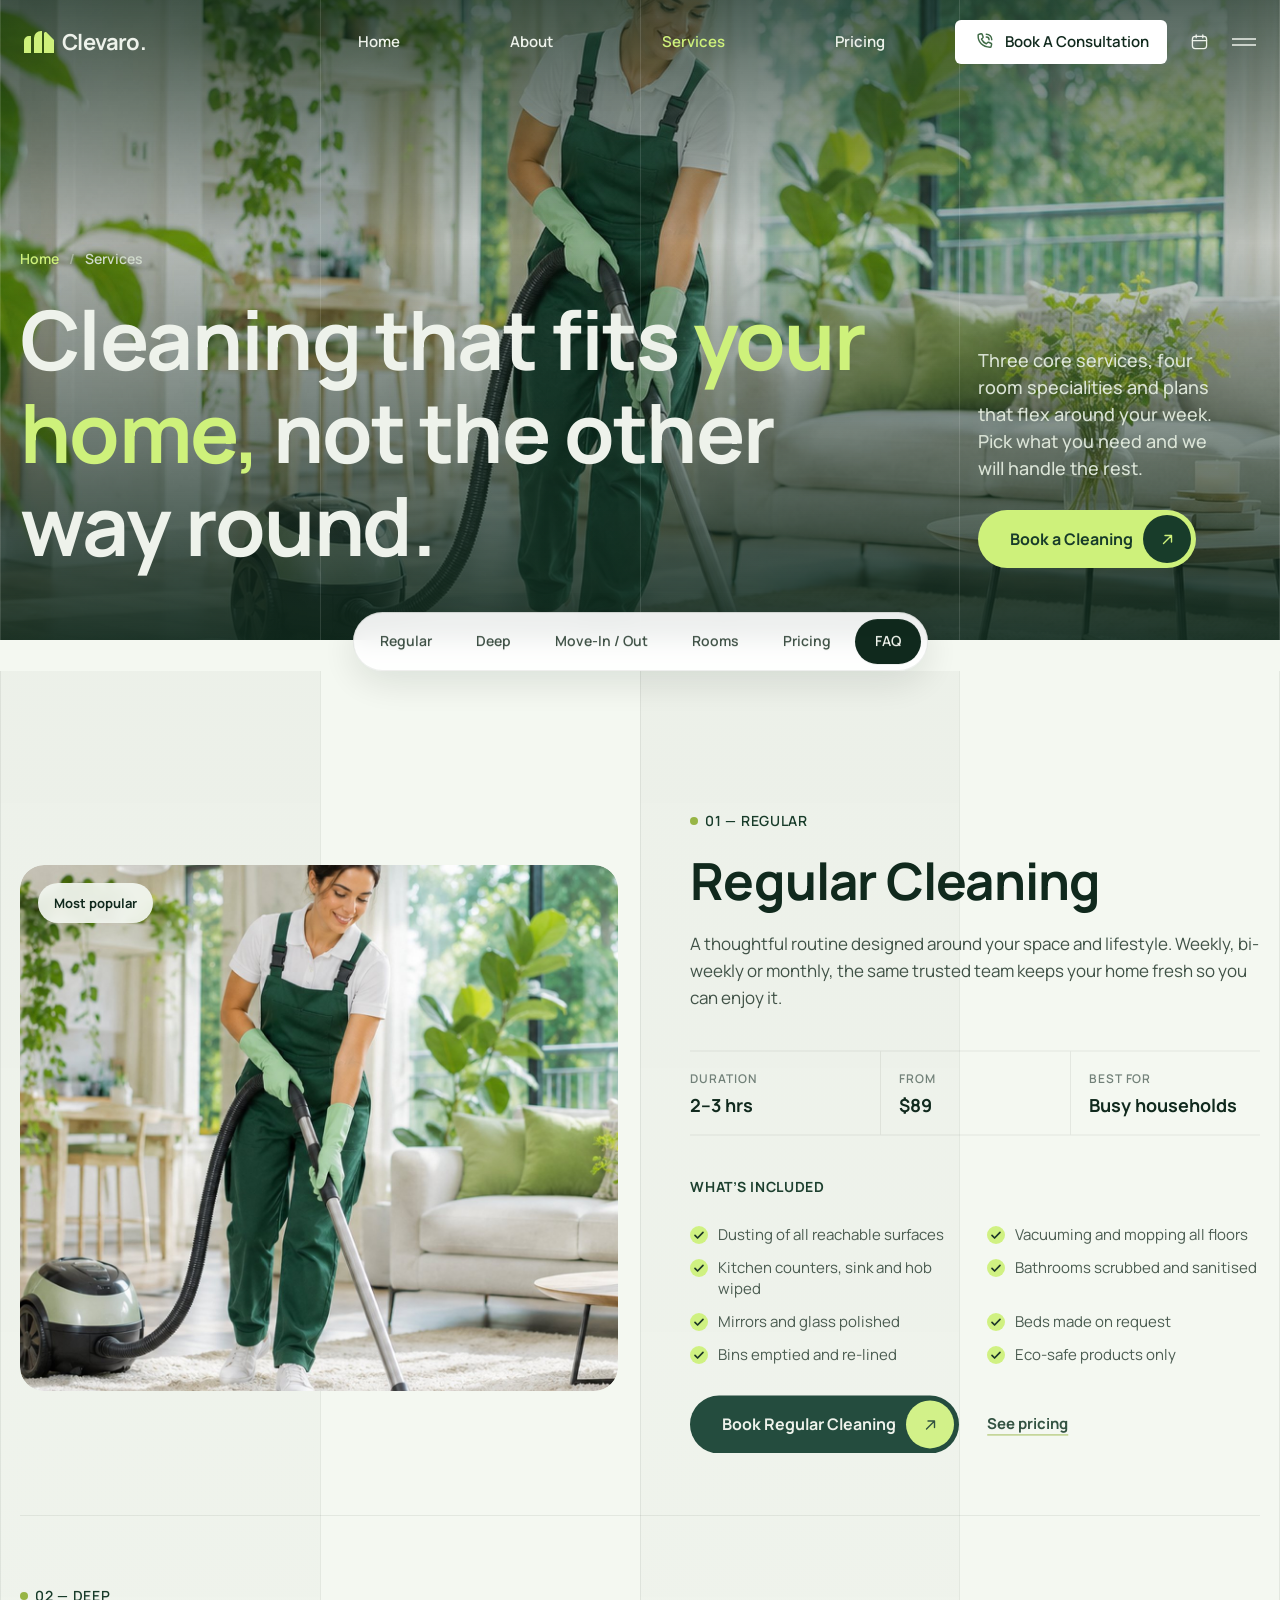
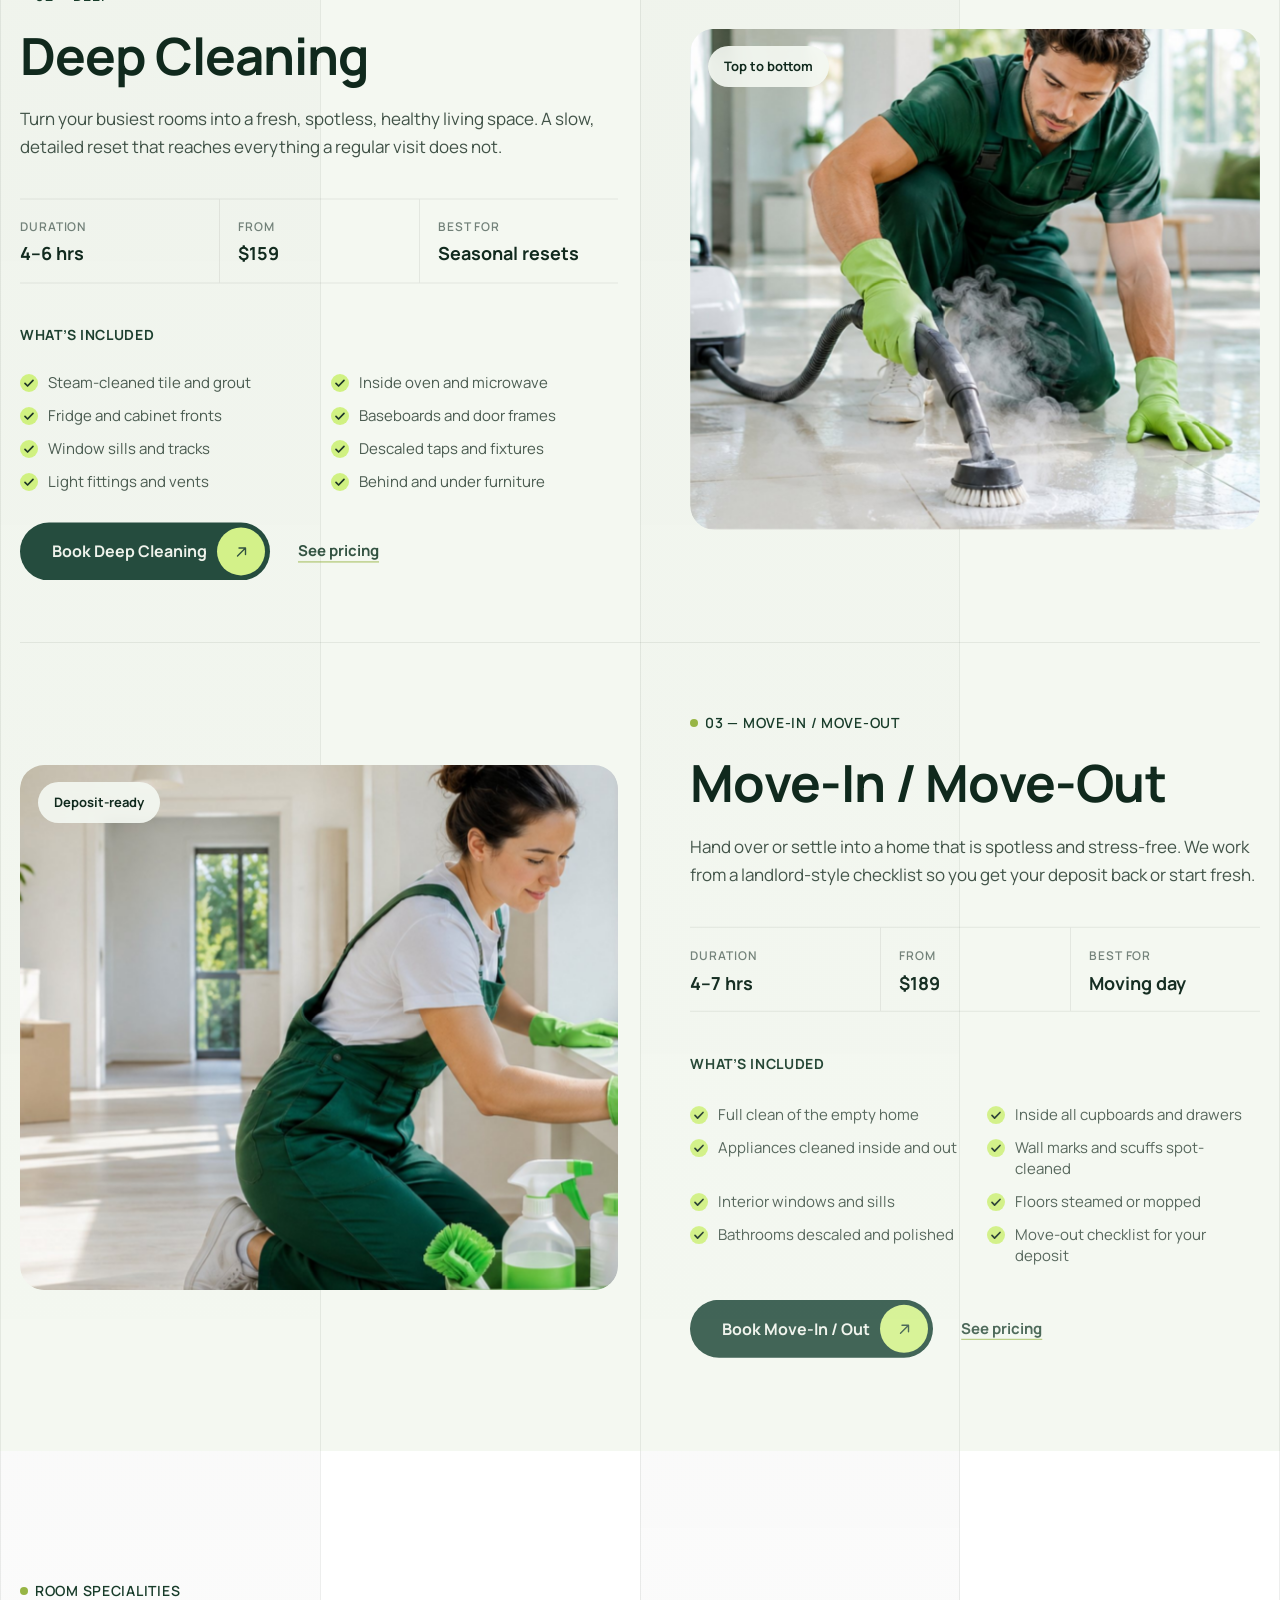
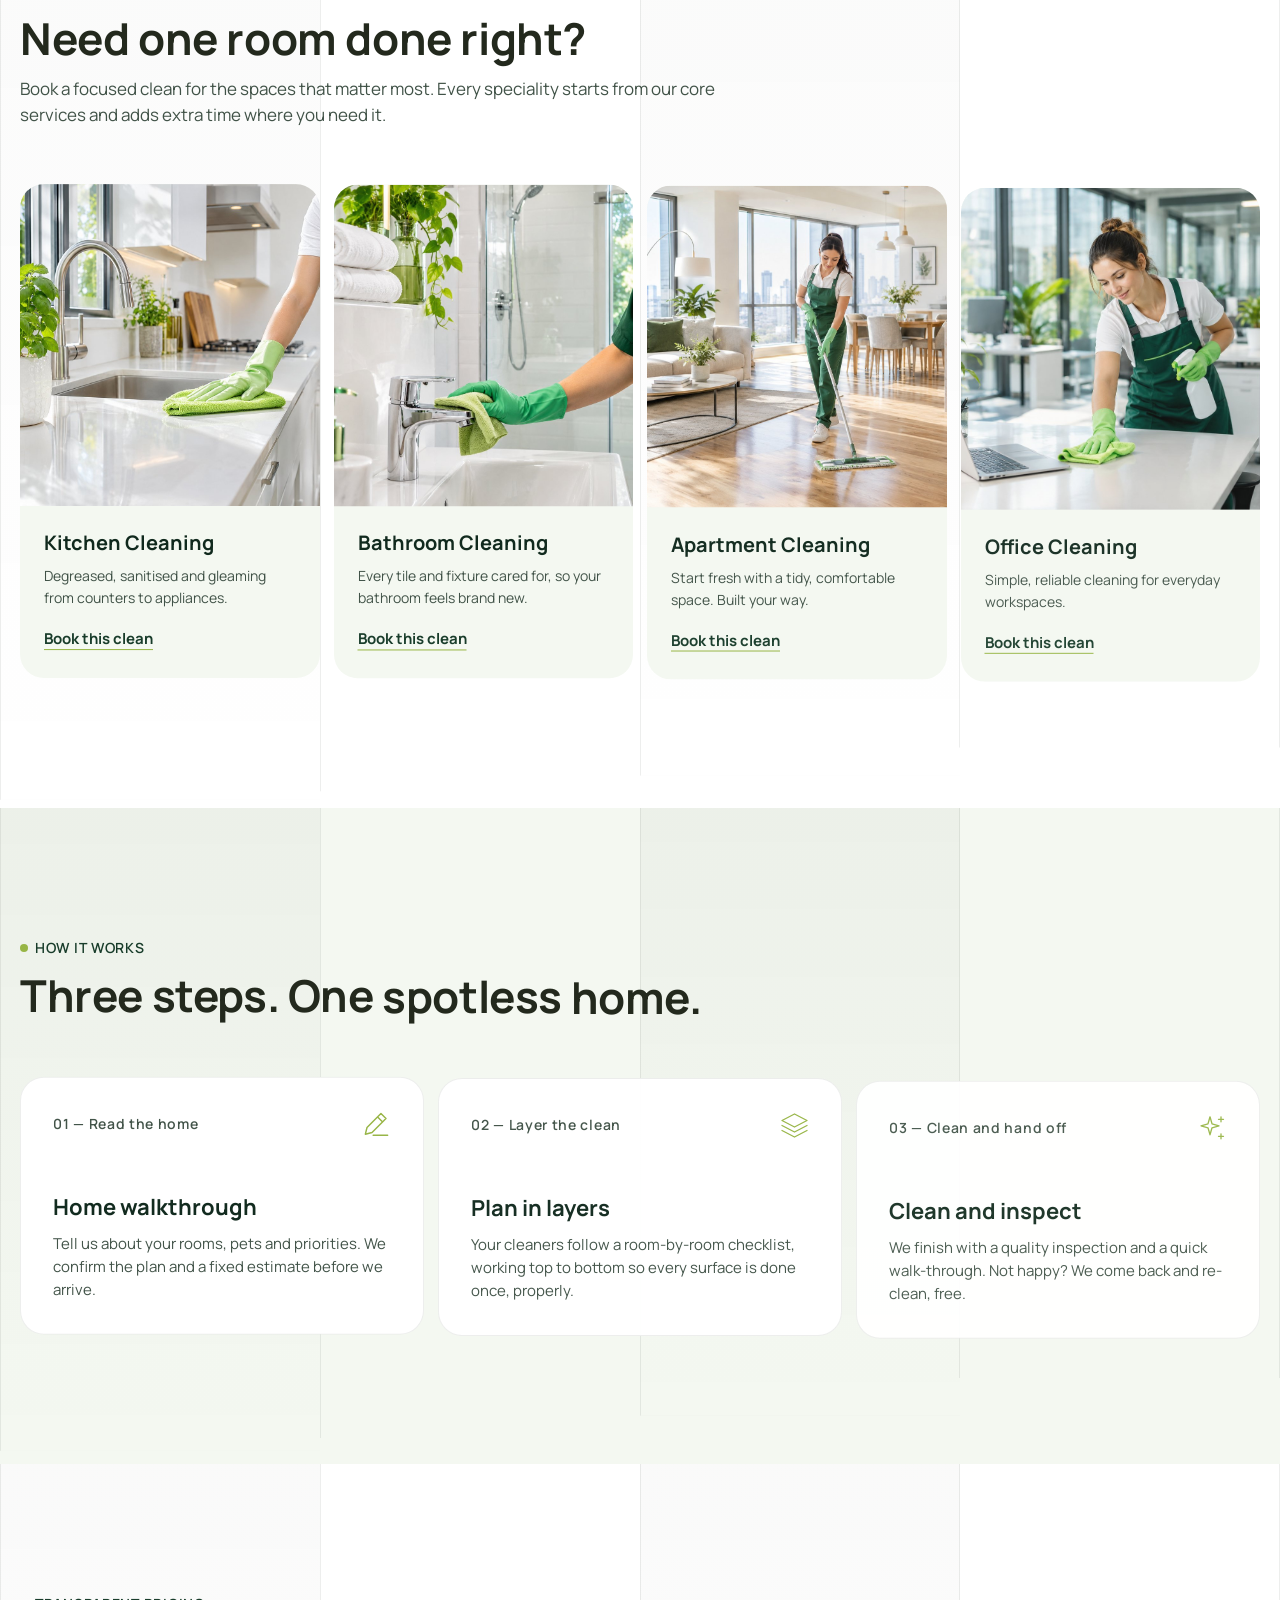
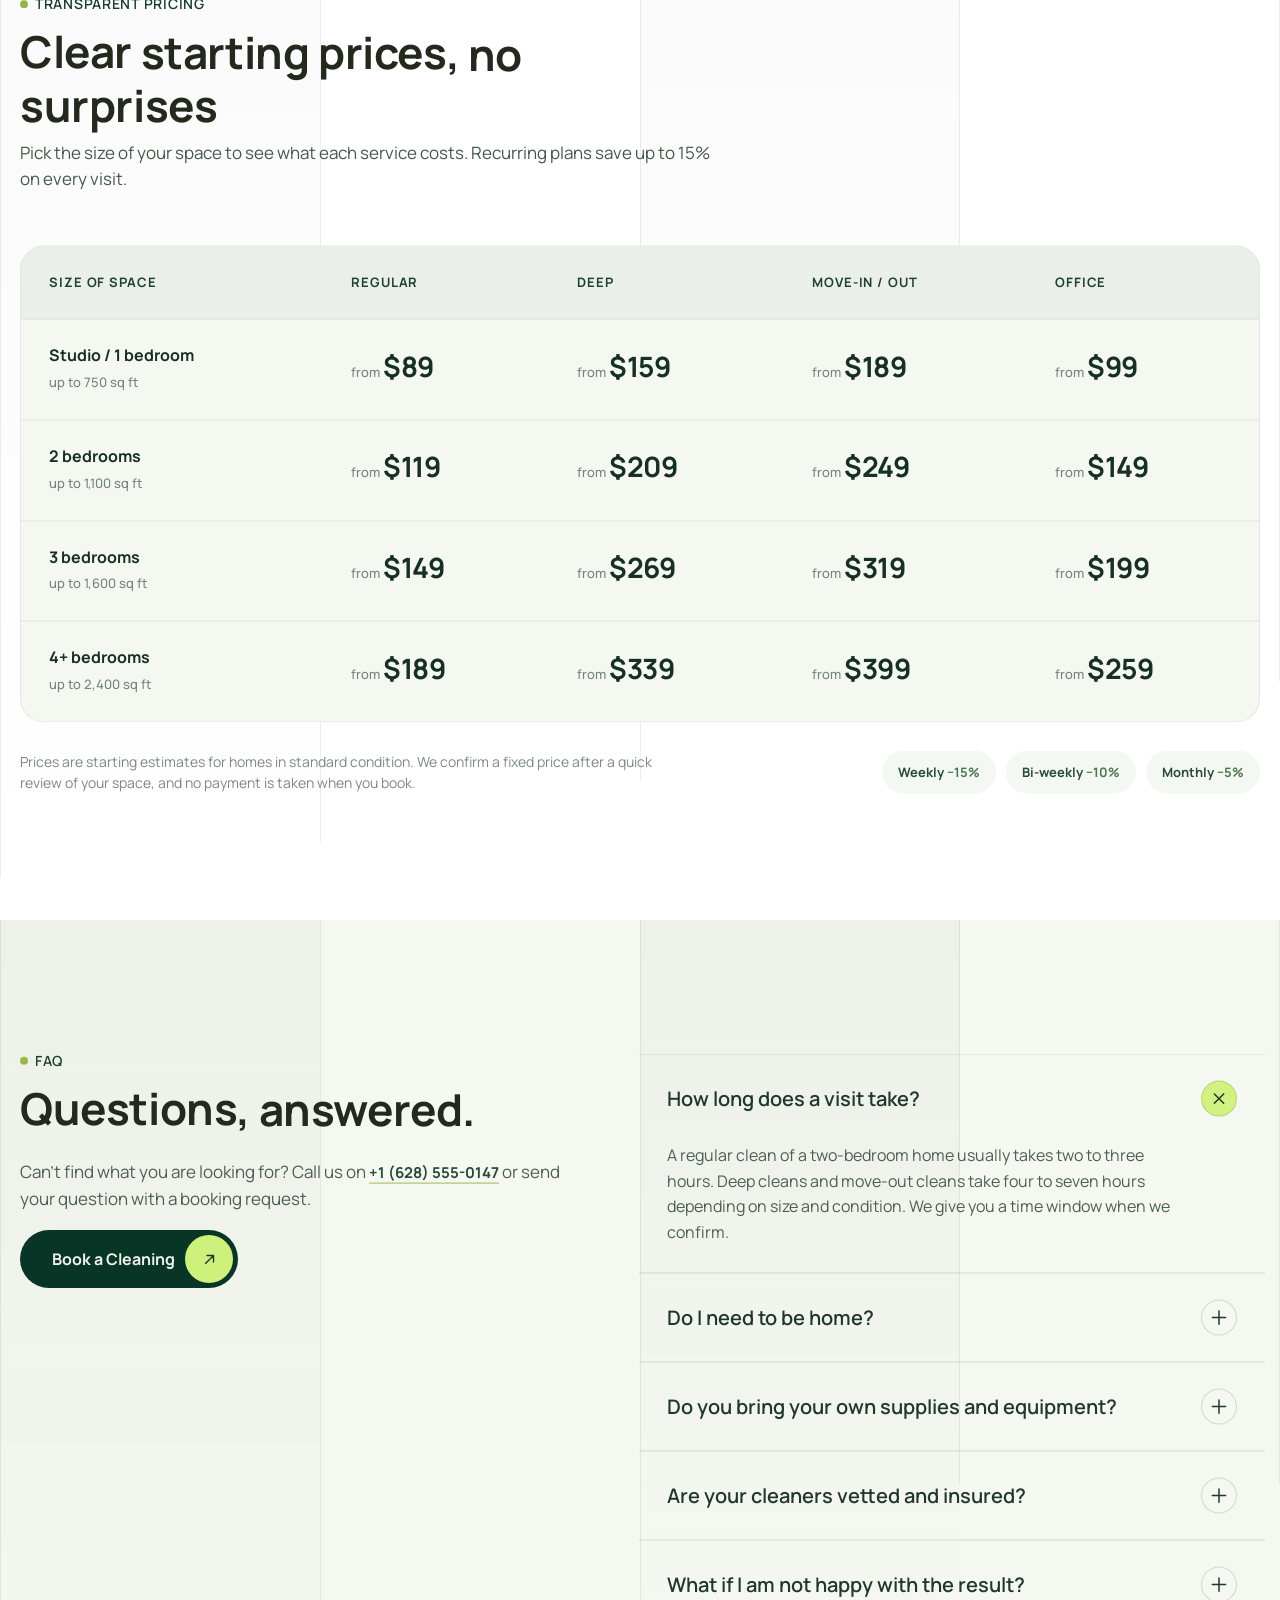
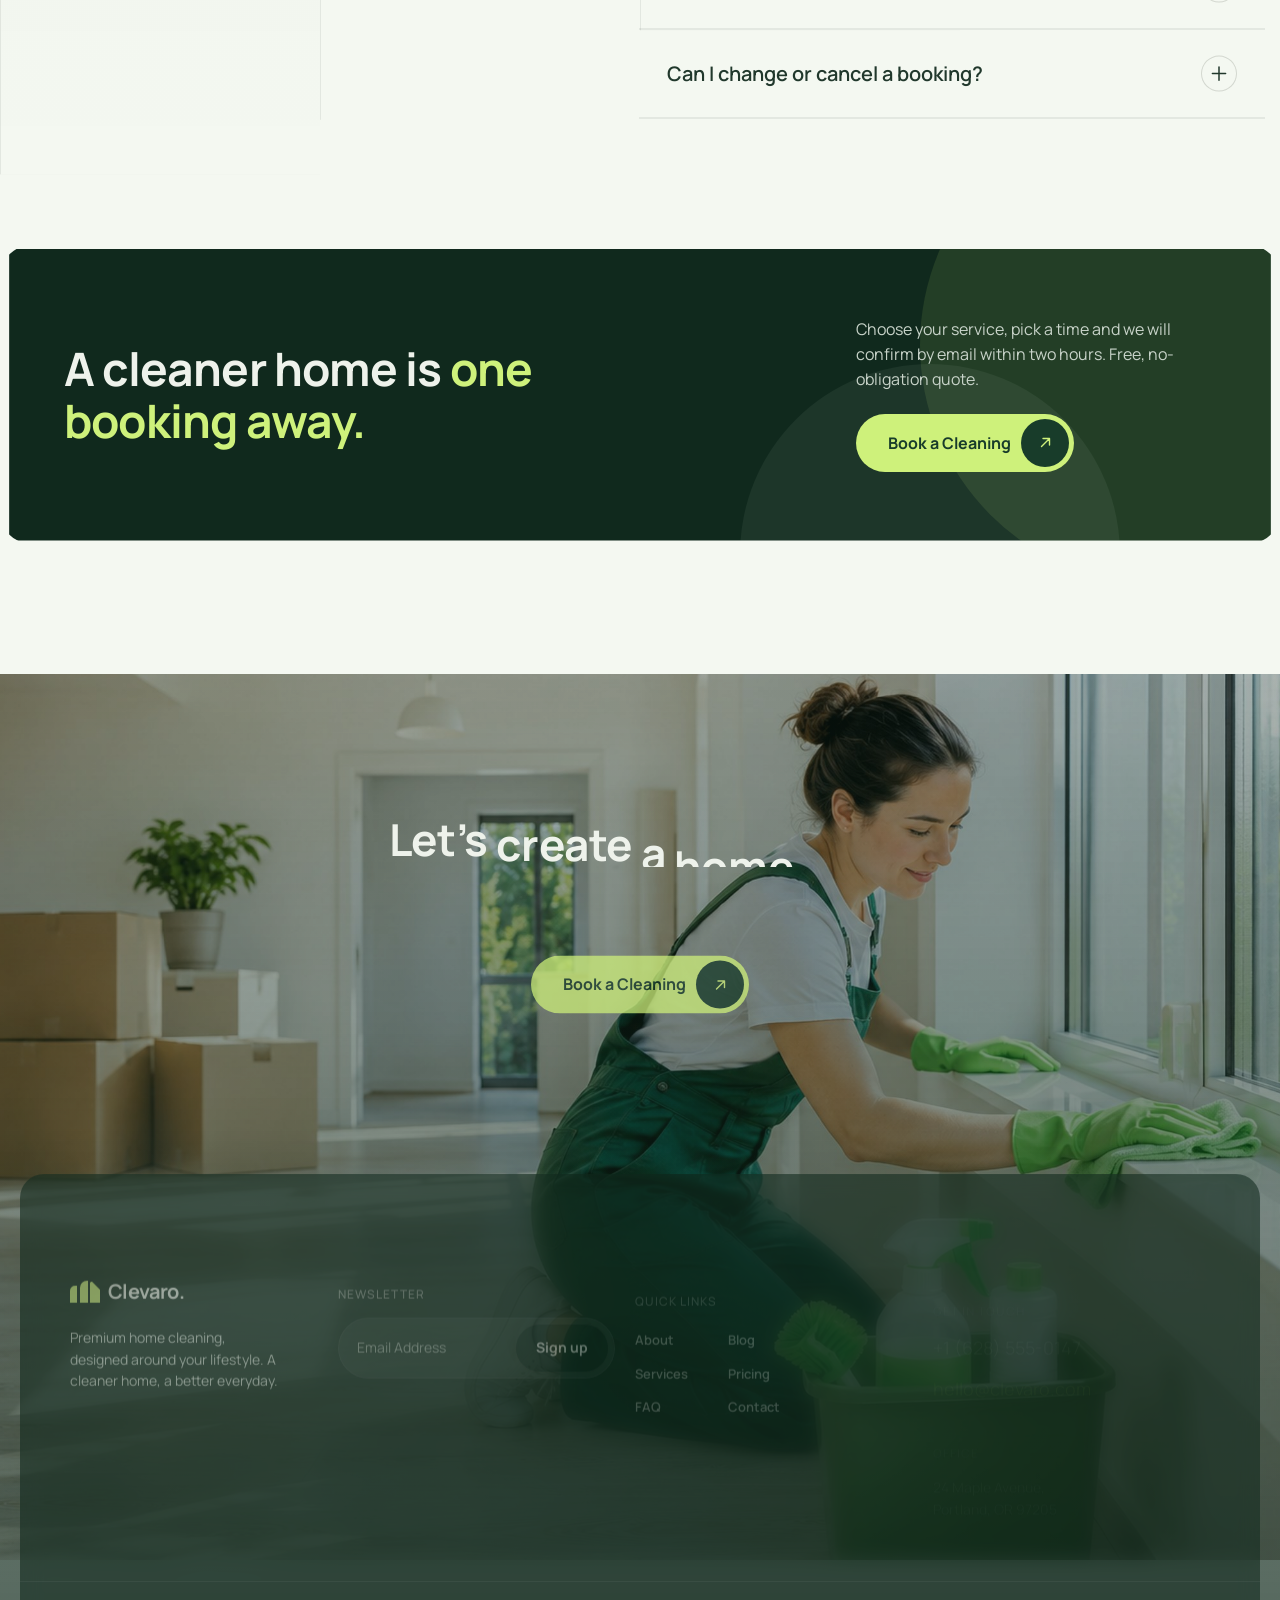
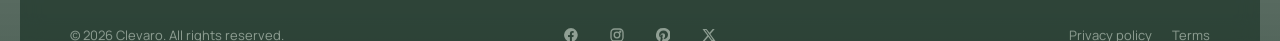
<file: services.html>
<!DOCTYPE html>
<html lang="en" class="no-js">
<head>
  <meta charset="utf-8">
  <meta name="viewport" content="width=device-width, initial-scale=1">
  <title>Cleaning Services & Pricing — Clevaro</title>
  <meta name="description" content="Regular, deep and move-in / move-out cleaning with clear inclusions and transparent starting prices. Book online in under two minutes.">
  <meta name="theme-color" content="#10291d">
  <meta property="og:title" content="Cleaning Services & Pricing — Clevaro">
  <meta property="og:description" content="Regular, deep and move-in / move-out cleaning with clear inclusions and transparent starting prices. Book online in under two minutes.">
  <meta property="og:type" content="website">

  <link rel="preload" href="assets/fonts/manrope-latin-wght-normal.woff2" as="font" type="font/woff2" crossorigin>
  <link rel="stylesheet" href="js/vendor/lenis.css">
  <link rel="stylesheet" href="css/base.css">
  <link rel="stylesheet" href="css/components.css">
  <link rel="stylesheet" href="css/sections.css">
  <link rel="stylesheet" href="css/responsive.css">
  <link rel="stylesheet" href="css/pages.css">
  <link rel="stylesheet" href="css/booking.css">
  <script>document.documentElement.classList.replace('no-js', 'js');</script>
</head>
<body>
  <a class="skip-link" href="#main">Skip to content</a>

  <!-- ===== MENU OVERLAY ===== -->
  <div class="menu" id="menu" role="dialog" aria-modal="true" aria-label="Site menu" aria-hidden="true">
    <div class="menu__top">
      <a class="logo" href="index.html" data-menu-link aria-label="Clevaro home"><img src="assets/icons/logo-mark.svg" alt=""><span>Clevaro.</span></a>
      <button class="menu__close" type="button" data-menu-close>Close</button>
    </div>
    <ul class="menu__list">
      <li class="menu__item"><a class="menu__link" href="index.html" data-menu-link><small>01</small>Home</a></li>
      <li class="menu__item"><a class="menu__link" href="about.html" data-menu-link><small>02</small>About</a></li>
      <li class="menu__item"><a class="menu__link" href="services.html" data-menu-link><small>03</small>Services</a></li>
      <li class="menu__item"><a class="menu__link" href="pricing.html" data-menu-link><small>04</small>Pricing</a></li>
      <li class="menu__item"><a class="menu__link" href="blog.html" data-menu-link><small>05</small>Blog</a></li>
      <li class="menu__item"><a class="menu__link" href="faq.html" data-menu-link><small>06</small>FAQ</a></li>
      <li class="menu__item"><a class="menu__link" href="contact.html" data-menu-link><small>07</small>Contact</a></li>
    </ul>
    <div class="menu__foot">
      <span>A Cleaner Home. A Better Everyday.</span>
      <a href="mailto:hello@clevaro.com">hello@clevaro.com</a>
    </div>
  </div>

  <div class="page-wrapper" id="top">

    <!-- ===== HEADER ===== -->
    <header class="header" data-anim="header">
      <div class="header__row">
        <div class="header__left">
          <a class="logo" href="index.html" aria-label="Clevaro home"><img src="assets/icons/logo-mark.svg" alt=""><span>Clevaro.</span></a>
        </div>
        <nav class="nav" aria-label="Primary">
          <a class="nav__link" href="index.html">Home</a>
          <a class="nav__link" href="about.html">About</a>
          <a class="nav__link is-current" href="services.html">Services</a>
          <a class="nav__link" href="pricing.html">Pricing</a>
        </nav>
        <div class="header__right">
          <a class="header__cta" href="tel:+16285550147" aria-label="Book a consultation: call +1 (628) 555-0147"><svg width="22" height="22" viewBox="0 0 24 24" fill="none" aria-hidden="true"><path d="M6.6 3.5l2.2-.5c.5-.1 1 .2 1.200.7l1 2.600c.2.500 0 1-.4 1.300L9.300 8.800c1.100 2.300 2.900 4.100 5.200 5.200l1.200-1.300c.3-.4.8-.5 1.300-.4l2.600 1c.5.2.8.700.7 1.200l-.5 2.200c-.1.600-.6 1-1.200 1C10.600 17.600 5.300 12.300 5.600 4.700c0-.6.400-1.100 1-1.200z" stroke="currentColor" stroke-width="1.600" stroke-linejoin="round"/><path d="M14.500 3.500a6 6 0 016 6M14.500 6.500a3 3 0 013 3" stroke="currentColor" stroke-width="1.600" stroke-linecap="round"/></svg><span>Book A Consultation</span></a>
          <button class="header__book" type="button" data-book aria-label="Book a cleaning"><img src="assets/icons/calendar.svg" alt=""></button>
          <button class="menu-btn" type="button" data-menu-open aria-label="Open menu" aria-controls="menu"><img src="assets/icons/menu.svg" alt=""></button>
        </div>
      </div>
    </header>

    <main id="main">

      <section class="phero" aria-labelledby="page-title">
        <div class="phero__bg" style="background-image:url('assets/images/services/regular-cleaning.jpg')" role="img" aria-label=""></div>
        <div class="section-lines on-dark" aria-hidden="true"><span></span><span></span><span></span><span></span></div>
        <div class="container">
          <div class="phero__row">
            <div class="phero__main">
              <nav class="crumbs" aria-label="Breadcrumb"><a href="index.html">Home</a><span aria-hidden="true">/</span><span>Services</span></nav>
              <h1 class="phero__title" id="page-title">Cleaning that fits <em>your home,</em> not the other way round.</h1>
            </div>
            <div class="phero__side">
              <p class="phero__lead">Three core services, four room specialities and plans that flex around your week. Pick what you need and we will handle the rest.</p>
              <button class="btn btn--lime" type="button" data-book>Book a Cleaning<span class="btn__icon"><img src="assets/icons/arrow-lime.svg" alt=""><img src="assets/icons/arrow-lime.svg" alt=""></span></button>
            </div>
          </div>
        </div>
      </section>

      <div class="subnav-wrap"><nav class="subnav" aria-label="On this page">
        <a href="#regular">Regular</a><a href="#deep">Deep</a><a href="#move">Move-In / Out</a><a href="#rooms">Rooms</a><a href="#pricing">Pricing</a><a href="#faq">FAQ</a>
      </nav></div>

      <!-- ===== SERVICE DETAILS ===== -->
      <section class="sd-wrap" aria-label="Cleaning services">
        <div class="section-lines" aria-hidden="true"><span></span><span></span><span></span><span></span></div>
        <div class="container">
        <article class="sd" id="regular">
          <div class="sd__media" data-r-img><img src="assets/images/services/regular-cleaning.jpg" width="2480" height="1100" alt="Cleaner vacuuming a bright living room" loading="lazy"><span class="sd__tag">Most popular</span></div>
          <div class="sd__body" data-r-group>
            <span class="eyebrow">01 — Regular</span>
            <h2 class="sd__title">Regular Cleaning</h2>
            <p class="sd__copy">A thoughtful routine designed around your space and lifestyle. Weekly, bi-weekly or monthly, the same trusted team keeps your home fresh so you can enjoy it.</p>
            <dl class="sd__meta"><div><dt>Duration</dt><dd>2–3 hrs</dd></div><div><dt>From</dt><dd>$89</dd></div><div><dt>Best for</dt><dd>Busy households</dd></div></dl>
            <div><h3 class="sd__inc-title">What’s included</h3></div>
            <ul class="checks"><li>Dusting of all reachable surfaces</li><li>Vacuuming and mopping all floors</li><li>Kitchen counters, sink and hob wiped</li><li>Bathrooms scrubbed and sanitised</li><li>Mirrors and glass polished</li><li>Beds made on request</li><li>Bins emptied and re-lined</li><li>Eco-safe products only</li></ul>
            <div class="sd__actions"><button class="btn btn--dark" type="button" data-book="regular">Book Regular Cleaning<span class="btn__icon"><img src="assets/icons/arrow-dark.svg" alt=""><img src="assets/icons/arrow-dark.svg" alt=""></span></button><a class="link-u" href="#pricing">See pricing</a></div>
          </div>
        </article>
        <article class="sd sd--flip" id="deep">
          <div class="sd__media" data-r-img><img src="assets/images/services/deep-cleaning.jpg" width="2480" height="1100" alt="Cleaner steam-cleaning tiles during a deep clean" loading="lazy"><span class="sd__tag">Top to bottom</span></div>
          <div class="sd__body" data-r-group>
            <span class="eyebrow">02 — Deep</span>
            <h2 class="sd__title">Deep Cleaning</h2>
            <p class="sd__copy">Turn your busiest rooms into a fresh, spotless, healthy living space. A slow, detailed reset that reaches everything a regular visit does not.</p>
            <dl class="sd__meta"><div><dt>Duration</dt><dd>4–6 hrs</dd></div><div><dt>From</dt><dd>$159</dd></div><div><dt>Best for</dt><dd>Seasonal resets</dd></div></dl>
            <div><h3 class="sd__inc-title">What’s included</h3></div>
            <ul class="checks"><li>Steam-cleaned tile and grout</li><li>Inside oven and microwave</li><li>Fridge and cabinet fronts</li><li>Baseboards and door frames</li><li>Window sills and tracks</li><li>Descaled taps and fixtures</li><li>Light fittings and vents</li><li>Behind and under furniture</li></ul>
            <div class="sd__actions"><button class="btn btn--dark" type="button" data-book="deep">Book Deep Cleaning<span class="btn__icon"><img src="assets/icons/arrow-dark.svg" alt=""><img src="assets/icons/arrow-dark.svg" alt=""></span></button><a class="link-u" href="#pricing">See pricing</a></div>
          </div>
        </article>
        <article class="sd" id="move">
          <div class="sd__media" data-r-img><img src="assets/images/services/move-in-out.jpg" width="2480" height="1100" alt="Empty apartment being cleaned before move-in" loading="lazy"><span class="sd__tag">Deposit-ready</span></div>
          <div class="sd__body" data-r-group>
            <span class="eyebrow">03 — Move-In / Move-Out</span>
            <h2 class="sd__title">Move-In / Move-Out</h2>
            <p class="sd__copy">Hand over or settle into a home that is spotless and stress-free. We work from a landlord-style checklist so you get your deposit back or start fresh.</p>
            <dl class="sd__meta"><div><dt>Duration</dt><dd>4–7 hrs</dd></div><div><dt>From</dt><dd>$189</dd></div><div><dt>Best for</dt><dd>Moving day</dd></div></dl>
            <div><h3 class="sd__inc-title">What’s included</h3></div>
            <ul class="checks"><li>Full clean of the empty home</li><li>Inside all cupboards and drawers</li><li>Appliances cleaned inside and out</li><li>Wall marks and scuffs spot-cleaned</li><li>Interior windows and sills</li><li>Floors steamed or mopped</li><li>Bathrooms descaled and polished</li><li>Move-out checklist for your deposit</li></ul>
            <div class="sd__actions"><button class="btn btn--dark" type="button" data-book="move">Book Move-In / Out<span class="btn__icon"><img src="assets/icons/arrow-dark.svg" alt=""><img src="assets/icons/arrow-dark.svg" alt=""></span></button><a class="link-u" href="#pricing">See pricing</a></div>
          </div>
        </article>
        </div>
      </section>

      <!-- ===== ROOMS ===== -->
      <section class="section rooms" id="rooms" aria-labelledby="rooms-title">
        <div class="section-lines on-white" aria-hidden="true"><span></span><span></span><span></span><span></span></div>
        <div class="container">
          <div class="pg-head">
            <span class="eyebrow">Room specialities</span>
            <h2 class="h2" id="rooms-title" data-split="words">Need one room done right?</h2>
            <p data-r>Book a focused clean for the spaces that matter most. Every speciality starts from our core services and adds extra time where you need it.</p>
          </div>
          <div class="rooms__grid" data-r-group>
            <article class="room">
              <div class="room__img"><img src="assets/images/categories/kitchen.jpg" width="939" height="1049" alt="Spotless modern kitchen" loading="lazy"></div>
              <div class="room__body"><h3 class="room__name">Kitchen Cleaning</h3><p class="room__copy">Degreased, sanitised and gleaming from counters to appliances.</p>
                <button class="link-u" type="button" data-book="deep" data-focus="Kitchen">Book this clean</button></div>
            </article>
            <article class="room">
              <div class="room__img"><img src="assets/images/categories/bathroom.jpg" width="939" height="1049" alt="Bright, freshly cleaned bathroom" loading="lazy"></div>
              <div class="room__body"><h3 class="room__name">Bathroom Cleaning</h3><p class="room__copy">Every tile and fixture cared for, so your bathroom feels brand new.</p>
                <button class="link-u" type="button" data-book="deep" data-focus="Bathroom">Book this clean</button></div>
            </article>
            <article class="room">
              <div class="room__img"><img src="assets/images/categories/apartment.jpg" width="939" height="1049" alt="Tidy, light-filled apartment" loading="lazy"></div>
              <div class="room__body"><h3 class="room__name">Apartment Cleaning</h3><p class="room__copy">Start fresh with a tidy, comfortable space. Built your way.</p>
                <button class="link-u" type="button" data-book="regular" data-focus="Apartment">Book this clean</button></div>
            </article>
            <article class="room">
              <div class="room__img"><img src="assets/images/categories/office.jpg" width="939" height="1049" alt="Clean, organised office workspace" loading="lazy"></div>
              <div class="room__body"><h3 class="room__name">Office Cleaning</h3><p class="room__copy">Simple, reliable cleaning for everyday workspaces.</p>
                <button class="link-u" type="button" data-book="office">Book this clean</button></div>
            </article>
          </div>
        </div>
      </section>

      <!-- ===== HOW IT WORKS ===== -->
      <section class="section steps" aria-labelledby="steps-title">
        <div class="section-lines" aria-hidden="true"><span></span><span></span><span></span><span></span></div>
        <div class="container">
          <div class="pg-head">
            <span class="eyebrow">How it works</span>
            <h2 class="h2" id="steps-title" data-split="words">Three steps. One spotless home.</h2>
          </div>
          <div class="steps__grid" data-r-group>
            <article class="step"><div class="step__top"><span class="step__no">01 — Read the home</span><img src="assets/icons/work-walkthrough.svg" alt=""></div><div><h3 class="step__title">Home walkthrough</h3><p class="step__copy">Tell us about your rooms, pets and priorities. We confirm the plan and a fixed estimate before we arrive.</p></div></article>
            <article class="step"><div class="step__top"><span class="step__no">02 — Layer the clean</span><img src="assets/icons/work-layers.svg" alt=""></div><div><h3 class="step__title">Plan in layers</h3><p class="step__copy">Your cleaners follow a room-by-room checklist, working top to bottom so every surface is done once, properly.</p></div></article>
            <article class="step"><div class="step__top"><span class="step__no">03 — Clean and hand off</span><img src="assets/icons/work-sparkle.svg" alt=""></div><div><h3 class="step__title">Clean and inspect</h3><p class="step__copy">We finish with a quality inspection and a quick walk-through. Not happy? We come back and re-clean, free.</p></div></article>
          </div>
        </div>
      </section>

      <!-- ===== PRICING ===== -->
      <section class="section price" id="pricing" aria-labelledby="price-title">
        <div class="section-lines on-white" aria-hidden="true"><span></span><span></span><span></span><span></span></div>
        <div class="container">
          <div class="pg-head">
            <span class="eyebrow">Transparent pricing</span>
            <h2 class="h2" id="price-title" data-split="words">Clear starting prices, no surprises</h2>
            <p data-r>Pick the size of your space to see what each service costs. Recurring plans save up to 15% on every visit.</p>
          </div>
          <div class="price__wrap" data-r>
            <table class="ptable">
              <thead><tr><th scope="col">Size of space</th><th scope="col">Regular</th><th scope="col">Deep</th><th scope="col">Move-In / Out</th><th scope="col">Office</th></tr></thead>
              <tbody><tr><th scope="row">Studio / 1 bedroom<small>up to 750 sq ft</small></th><td><small>from </small>$89</td><td><small>from </small>$159</td><td><small>from </small>$189</td><td><small>from </small>$99</td></tr><tr><th scope="row">2 bedrooms<small>up to 1,100 sq ft</small></th><td><small>from </small>$119</td><td><small>from </small>$209</td><td><small>from </small>$249</td><td><small>from </small>$149</td></tr><tr><th scope="row">3 bedrooms<small>up to 1,600 sq ft</small></th><td><small>from </small>$149</td><td><small>from </small>$269</td><td><small>from </small>$319</td><td><small>from </small>$199</td></tr><tr><th scope="row">4+ bedrooms<small>up to 2,400 sq ft</small></th><td><small>from </small>$189</td><td><small>from </small>$339</td><td><small>from </small>$399</td><td><small>from </small>$259</td></tr></tbody>
            </table>
          </div>
          <div class="price__note" data-r>
            <p>Prices are starting estimates for homes in standard condition. We confirm a fixed price after a quick review of your space, and no payment is taken when you book.</p>
            <div class="save"><span>Weekly <b>−15%</b></span><span>Bi-weekly <b>−10%</b></span><span>Monthly <b>−5%</b></span></div>
          </div>
        </div>
      </section>

      <!-- ===== FAQ ===== -->
      <section class="section faq" id="faq" aria-labelledby="faq-title">
        <div class="section-lines" aria-hidden="true"><span></span><span></span><span></span><span></span></div>
        <div class="container">
          <div class="faq__row">
            <div class="faq__aside">
              <div class="pg-head">
                <span class="eyebrow">FAQ</span>
                <h2 class="h2" id="faq-title" data-split="words">Questions, answered.</h2>
              </div>
              <p data-r>Can’t find what you are looking for? Call us on <a class="link-u" href="tel:+16285550147">+1 (628) 555-0147</a> or send your question with a booking request.</p>
              <button class="btn btn--dark" type="button" data-book>Book a Cleaning<span class="btn__icon"><img src="assets/icons/arrow-dark.svg" alt=""><img src="assets/icons/arrow-dark.svg" alt=""></span></button>
            </div>
            <div class="faq__list" data-r><details class="qa" open><summary>How long does a visit take?</summary><p class="qa__a">A regular clean of a two-bedroom home usually takes two to three hours. Deep cleans and move-out cleans take four to seven hours depending on size and condition. We give you a time window when we confirm.</p></details><details class="qa"><summary>Do I need to be home?</summary><p class="qa__a">No. Many clients give us a key, a door code or a lockbox. If you prefer to be there, that is fine too. Either way you will get a message when we arrive and when we finish.</p></details><details class="qa"><summary>Do you bring your own supplies and equipment?</summary><p class="qa__a">Yes. We bring everything, including eco-safe, allergen-aware products and professional equipment. If you would like us to use something specific, just add it to your booking notes.</p></details><details class="qa"><summary>Are your cleaners vetted and insured?</summary><p class="qa__a">Every cleaner is background-checked, trained in our room-by-room method and covered by our liability insurance before their first visit.</p></details><details class="qa"><summary>What if I am not happy with the result?</summary><p class="qa__a">Tell us within 24 hours and we will come back and re-clean the areas you are not happy with at no charge. That is our 100% satisfaction guarantee.</p></details><details class="qa"><summary>Can I change or cancel a booking?</summary><p class="qa__a">Yes. You can reschedule or cancel free of charge up to 24 hours before your visit. Recurring plans can be paused or changed at any time.</p></details></div>
          </div>
        </div>
      </section>

      <section class="band" aria-label="Book a cleaning">
        <div class="container">
          <div class="band__wrap">
            <h2 class="band__title">A cleaner home is <em>one booking away.</em></h2>
            <div class="band__side">
              <p>Choose your service, pick a time and we will confirm by email within two hours. Free, no-obligation quote.</p>
              <button class="btn btn--lime" type="button" data-book>Book a Cleaning<span class="btn__icon"><img src="assets/icons/arrow-lime.svg" alt=""><img src="assets/icons/arrow-lime.svg" alt=""></span></button>
            </div>
          </div>
        </div>
      </section>

    </main>

    <!-- ===== FOOTER ===== -->
    <footer class="footer" id="contact">
      <div class="footer__bg" data-parallax="footer" role="img" aria-label="A cleaner smiling in a bright home"></div>
      <div class="container">
        <div class="footer__row">
          <div class="footer__cta">
            <h2 class="footer__title" data-split="words">Let’s create a home that <span class="accent">Shines beautifully</span></h2>
            <div class="btn-wrap">
              <button class="btn btn--lime" type="button" data-book>Book a Cleaning
                <span class="btn__icon"><img src="assets/icons/arrow-lime.svg" alt=""><img src="assets/icons/arrow-lime.svg" alt=""></span>
              </button>
            </div>
          </div>
          <div class="footer__card" data-footer-card>
            <div class="footer__top">
              <div class="footer__col">
                <a class="logo logo--footer" href="index.html" aria-label="Clevaro home"><img src="assets/icons/logo-mark.svg" alt=""><span>Clevaro.</span></a>
                <p class="footer__about">Premium home cleaning, designed around your lifestyle. A cleaner home, a better everyday.</p>
              </div>
              <div class="footer__col">
                <span class="footer__label">Newsletter</span>
                <form class="newsletter" data-newsletter novalidate>
                  <label class="sr-only" for="nl-email">Email address</label>
                  <input id="nl-email" type="email" name="email" placeholder="Email Address" autocomplete="email" required>
                  <button type="submit">Sign up</button>
                </form>
                <p class="newsletter__msg" role="status" aria-live="polite"></p>
              </div>
              <div class="footer__col footer__col--wide">
                <span class="footer__label">Quick links</span>
                <div class="footer__links">
                  <a href="about.html">About</a><a href="blog.html">Blog</a>
                  <a href="services.html">Services</a><a href="pricing.html">Pricing</a>
                  <a href="faq.html">FAQ</a><a href="contact.html">Contact</a>
                </div>
              </div>
              <div class="footer__col footer__col--wide">
                <span class="footer__label">Get in touch</span>
                <a class="footer__phone" href="tel:+16285550147">+1 (628) 555-0147</a>
                <a class="footer__mail" href="mailto:hello@clevaro.com">hello@clevaro.com</a>
                <span class="footer__label gap-top">Office</span>
                <address class="footer__address" style="font-style:normal">24 Maple Avenue,<br>Portland, OR 97205</address>
              </div>
            </div>
            <div class="footer__bottom">
              <span>© 2026 Clevaro. All rights reserved.</span>
              <div class="footer__social">
                <a href="#" aria-label="Facebook"><img src="assets/icons/facebook.svg" alt=""></a>
                <a href="#" aria-label="Instagram"><img src="assets/icons/instagram.svg" alt=""></a>
                <a href="#" aria-label="Pinterest"><img src="assets/icons/pinterest.svg" alt=""></a>
                <a href="#" aria-label="X"><img src="assets/icons/x.svg" alt=""></a>
              </div>
              <div class="footer__bottom-links"><a href="#">Privacy policy</a><a href="#">Terms</a></div>
            </div>
          </div>
        </div>
      </div>
    </footer>
  </div>

  <script src="js/vendor/gsap.min.js"></script>
  <script src="js/vendor/ScrollTrigger.min.js"></script>
  <script src="js/vendor/SplitText.min.js"></script>
  <script src="js/vendor/lenis.min.js"></script>
  <script src="js/smooth-scroll.js"></script>
  <script src="js/menu.js"></script>
  <script src="js/booking.js"></script>
  <script src="js/inner.js"></script>
</body>
</html>
</file>
<file: js/vendor/lenis.css>
html.lenis,
html.lenis body {
  height: auto;
}

.lenis:not(.lenis-autoToggle).lenis-stopped {
  overflow: clip;
}

.lenis [data-lenis-prevent],
.lenis [data-lenis-prevent-wheel],
.lenis [data-lenis-prevent-touch],
.lenis [data-lenis-prevent-vertical],
.lenis [data-lenis-prevent-horizontal] {
  overscroll-behavior: contain;
}

.lenis.lenis-smooth iframe {
  pointer-events: none;
}

.lenis.lenis-autoToggle {
  transition-property: overflow;
  transition-duration: 1ms;
  transition-behavior: allow-discrete;
}
</file>
<file: css/base.css>
/* ==========================================================================
   CLEVARO — base.css
   Design tokens, font loading, reset, typography and layout primitives.
   ========================================================================== */

@font-face {
  font-family: "Manrope";
  font-style: normal;
  font-weight: 200 800;
  font-display: swap;
  src: url("../assets/fonts/manrope-latin-wght-normal.woff2") format("woff2-variations");
  unicode-range: U+0000-00FF, U+0131, U+0152-0153, U+02BB-02BC, U+02C6, U+02DA, U+02DC, U+2000-206F, U+20AC, U+2122, U+2191, U+2193, U+2212, U+2215, U+FEFF, U+FFFD;
}
@font-face {
  font-family: "Manrope";
  font-style: normal;
  font-weight: 200 800;
  font-display: swap;
  src: url("../assets/fonts/manrope-latin-ext-wght-normal.woff2") format("woff2-variations");
  unicode-range: U+0100-02BA, U+02BD-02C5, U+02C7-02CC, U+02CE-02D7, U+02DD-02FF, U+0304, U+0308, U+0329, U+1D00-1DBF, U+1E00-1E9F, U+1EF2-1EFF, U+2020, U+20A0-20AB, U+20AD-20C0, U+2113, U+2C60-2C7F, U+A720-A7FF;
}

:root {
  /* colour */
  --bg-200: #f4f8f1;
  --bg-100: #f5f2e9;
  --bg-300: #e9e4d7;
  --bg-500: #23291d;
  --bg-700: #10291d;
  --green-900: #083526;
  --green-800: #183c2a;
  --accent-500: #97b545;
  --accent-700: #3f6b46;
  --secondary-500: #cef17b;
  --secondary-300: #536b4d;
  --text-100: #eef2eb;
  --text-200: #9aa49c;
  --text-400: #718078;
  --text-500: #7f9182;
  --text-700: #405247;
  --link-300: #d9e7c8;
  --white: #ffffff;
  --border-100: rgba(35, 41, 29, 0.04);
  --border-300: rgba(35, 41, 29, 0.08);
  --border-500: rgba(35, 41, 29, 0.16);
  --hero-card: rgba(238, 242, 235, 0.84);

  /* type */
  --font: "Manrope", system-ui, -apple-system, "Segoe UI", Roboto, sans-serif;
  --h1: 64px;
  --h2: 48px;
  --h4: 28px;
  --h5: 22px;

  /* layout */
  --container: 1300px;
  --section-x: 20px;
  --section-y: 150px;
  --radius-card: 24px;
  --radius-pill: 47px;
  --ease-out: cubic-bezier(0.22, 1, 0.36, 1);
}

*, *::before, *::after { box-sizing: border-box; }

html { -webkit-text-size-adjust: 100%; scroll-behavior: auto; }

body {
  margin: 0;
  font-family: var(--font);
  font-size: 16px;
  line-height: 155%;
  font-weight: 400;
  color: var(--text-700);
  background-color: var(--bg-200);
  -webkit-font-smoothing: antialiased;
  -moz-osx-font-smoothing: grayscale;
  overflow-x: hidden;
}

img, svg { display: block; max-width: 100%; }
img { height: auto; }
a { color: inherit; text-decoration: none; }
ul { margin: 0; padding: 0; list-style: none; }
h1, h2, h3, h4, h5, h6, p, figure { margin: 0; }
button, input { font: inherit; color: inherit; }
button { cursor: pointer; background: none; border: 0; padding: 0; }

h1, h2, h3, h4, h5, h6 { font-family: var(--font); color: var(--bg-500); }

.h2 {
  font-size: var(--h2);
  line-height: 115%;
  font-weight: 700;
  letter-spacing: -0.4px;
  color: var(--bg-500);
}

:focus-visible {
  outline: 2px solid var(--accent-500);
  outline-offset: 3px;
  border-radius: 6px;
}

.sr-only {
  position: absolute; width: 1px; height: 1px; margin: -1px; padding: 0;
  overflow: hidden; clip: rect(0, 0, 0, 0); white-space: nowrap; border: 0;
}

.skip-link {
  position: fixed; left: 16px; top: -60px; z-index: 1000;
  background: var(--secondary-500); color: var(--bg-700);
  padding: 10px 18px; border-radius: 99px; font-weight: 600;
  transition: top 0.25s var(--ease-out);
}
.skip-link:focus { top: 16px; }

/* ----- layout primitives ----- */
.page-wrapper { position: relative; overflow: clip; }

.container {
  width: 100%;
  max-width: var(--container);
  margin-inline: auto;
}

.section { position: relative; padding: var(--section-y) var(--section-x); }

/* four-column guide lines that run behind every section */
.section-lines {
  position: absolute;
  inset: 0;
  display: flex;
  width: 100%;
  max-width: 1310px;
  margin-inline: auto;
  pointer-events: none;
  z-index: 0;
}
.section-lines span {
  flex: 1;
  border-left: 1px solid var(--border-300);
  background: linear-gradient(180deg, rgba(35, 41, 29, 0.035), rgba(35, 41, 29, 0));
}
.section-lines span:nth-child(even) { background: none; }
.section-lines span:last-child { border-right: 1px solid var(--border-300); }
.section-lines.on-dark span { border-color: rgba(255, 255, 255, 0.12); background: none; }
.section-lines.on-white span:nth-child(odd) { background: linear-gradient(180deg, rgba(35, 41, 29, 0.025), rgba(35, 41, 29, 0)); }

.section > .container { position: relative; z-index: 1; }

/* eyebrow / subtitle used above every section heading */
.eyebrow {
  display: flex;
  align-items: center;
  gap: 7px;
  font-size: 14px;
  line-height: 20px;
  font-weight: 600;
  letter-spacing: 0.72px;
  text-transform: uppercase;
  color: var(--green-800);
}
.eyebrow::before {
  content: "";
  width: 8px;
  height: 8px;
  border-radius: 50%;
  background: var(--accent-500);
  flex: none;
}

.section-head {
  display: flex;
  flex-direction: column;
  gap: 10px;
  width: fit-content;
  max-width: 660px;
  margin-inline: auto;
}

@media (prefers-reduced-motion: reduce) {
  *, *::before, *::after { animation-duration: 0.01ms !important; transition-duration: 0.01ms !important; }
}

/* split-text reveal masks clip at the line box; give them room so descenders (g, y, p, j) and accents are never cut */
.gsap_split_line-mask,
.gsap_split_word-mask {
  padding-top: 0.12em;
  padding-bottom: 0.28em;
  margin-top: -0.12em;
  margin-bottom: -0.28em;
}
</file>
<file: css/components.css>
/* ==========================================================================
   CLEVARO — components.css
   Header, navigation overlay, buttons, split-text helpers.
   ========================================================================== */

/* ----- header ----- */
.header {
  position: fixed;
  inset: 0 0 auto 0;
  z-index: 60;
  padding: 20px var(--section-x) 20px;
  border-bottom: 1px solid transparent;
  transition: background-color 0.45s var(--ease-out), padding 0.45s var(--ease-out), border-color 0.45s var(--ease-out), backdrop-filter 0.45s;
}
/* after the first scroll the bar stays pinned to the top on a dark glass background */
.header.is-stuck {
  padding-block: 14px;
  background: rgba(16, 41, 29, 0.84);
  border-bottom-color: rgba(255, 255, 255, 0.08);
  -webkit-backdrop-filter: blur(14px);
  backdrop-filter: blur(14px);
}
.header__row {
  display: flex;
  align-items: center;
  justify-content: space-between;
  max-width: var(--container);
  margin-inline: auto;
  min-height: 26px;
}
.header__left { display: flex; gap: 35px; width: 325px; max-width: 325px; }

.logo { display: inline-flex; align-items: center; gap: 8px; color: var(--text-100); }
.logo img { width: 30px; height: 22px; }
.logo span {
  font-size: 22px;
  line-height: 1;
  font-weight: 700;
  letter-spacing: -0.6px;
}
.logo--footer span { font-size: 20px; }

.nav { display: flex; align-items: center; gap: 75px; }
.nav__link {
  position: relative;
  font-size: 15px;
  line-height: 22px;
  font-weight: 600;
  color: var(--text-100);
  transition: color 0.3s var(--ease-out);
}
.nav__link::after {
  content: "";
  position: absolute; left: 0; right: 0; bottom: -2px; height: 1px;
  background: currentColor;
  transform: scaleX(0); transform-origin: right;
  transition: transform 0.45s var(--ease-out);
}
.nav__link:hover { color: var(--secondary-500); }
.nav__link:hover::after { transform: scaleX(1); transform-origin: left; }
.nav__link.is-current { color: var(--secondary-500); }

.header__right { display: flex; align-items: center; justify-content: flex-end; gap: 40px; width: 488px; }
/* desktop: header sits on the same 4-column grid as the guide lines, so no item crosses a line */
@media (min-width: 992px) {
  .header__row { display: grid; grid-template-columns: repeat(4, 1fr); justify-content: stretch; }
  .header__left { width: auto; max-width: none; padding-left: 4px; }
  /* one evenly spaced group; the gap scales with the columns so the guide line always falls between two links, never through one */
  .nav { grid-column: 2 / 4; display: flex; align-items: center; justify-content: flex-start; gap: 18.5%; width: calc(100% - 28px); margin-left: 28px; }
  .nav__link { margin-left: 0; }
  .header__right { width: auto; padding-right: 4px; gap: 24px; }
}
@media (min-width: 992px) and (max-width: 1099px) {
  .nav { gap: 15.5%; }
}
.header__cta { display: inline-flex; align-items: center; gap: 10px; padding: 11px 18px; border-radius: 6px; background: var(--white); font-size: 15px; line-height: 22px; font-weight: 600; white-space: nowrap; color: var(--bg-700); transition: background-color 0.3s, transform 0.3s var(--ease-out); }
.header__cta svg { flex: none; color: var(--accent-700); }
.header__cta:hover { background: var(--secondary-500); transform: translateY(-1px); }
.header__book { position: relative; display: flex; width: 17px; height: 18px; }
.header__book img { width: 17px; height: 18px; }
@media (min-width: 992px) and (max-width: 1199px) { .header__book { display: none; } }
@media (min-width: 992px) and (max-width: 1099px) { .header__cta { padding: 9px 12px; font-size: 14px; gap: 8px; } .header__cta svg { width: 18px; height: 18px; } }
.header__book-count {
  position: absolute; top: -9px; right: -12px;
  min-width: 15px; height: 15px; padding: 0 4px; border-radius: 99px;
  background: var(--secondary-500); color: var(--bg-700);
  font-size: 10px; line-height: 15px; font-weight: 700; text-align: center;
}
.menu-btn { display: flex; align-items: center; justify-content: center; width: 24px; height: 18px; }
.menu-btn img { width: 24px; height: 8px; transition: transform 0.4s var(--ease-out); }
.menu-btn:hover img { transform: scaleX(0.7); transform-origin: right; }

/* ----- full-screen menu overlay ----- */
.menu {
  position: fixed;
  inset: 0;
  z-index: 200;
  display: flex;
  flex-direction: column;
  justify-content: space-between;
  padding: 20px var(--section-x) 40px;
  background: var(--bg-700);
  color: var(--text-100);
  clip-path: inset(0 0 100% 0);
  visibility: hidden;
}
.menu.is-open { visibility: visible; }
.menu__top { display: flex; justify-content: space-between; align-items: center; max-width: var(--container); width: 100%; margin-inline: auto; }
.menu__close { font-size: 15px; font-weight: 600; letter-spacing: 0.2px; padding: 6px 0; color: var(--text-100); }
.menu__close:hover { color: var(--secondary-500); }
.menu__list { display: flex; flex-direction: column; gap: 6px; max-width: var(--container); width: 100%; margin-inline: auto; }
.menu__item { overflow: hidden; }
.menu__link {
  display: inline-flex; align-items: baseline; gap: 18px;
  font-size: clamp(34px, 5.2vw, 72px);
  line-height: 110%;
  font-weight: 700;
  letter-spacing: -1.5px;
  color: var(--text-100);
  transition: color 0.3s, transform 0.5s var(--ease-out);
}
.menu__link small { font-size: 14px; font-weight: 600; letter-spacing: 0.7px; color: var(--accent-500); }
.menu__link:hover { color: var(--secondary-500); transform: translateX(14px); }
.menu__foot { display: flex; justify-content: space-between; gap: 20px; flex-wrap: wrap; max-width: var(--container); width: 100%; margin-inline: auto; font-size: 15px; color: var(--text-200); }
.menu__foot a { color: var(--link-300); }

/* ----- buttons ----- */
.btn {
  display: inline-flex;
  align-items: center;
  justify-content: space-between;
  gap: 10px;
  max-width: 100%;
  padding: 5px 5px 5px 32px;
  border-radius: var(--radius-pill);
  font-size: 16px;
  line-height: 150%;
  font-weight: 700;
  white-space: nowrap;
  transition: background-color 0.4s var(--ease-out), color 0.4s var(--ease-out), gap 0.4s var(--ease-out);
}
.btn__icon {
  position: relative;
  display: grid;
  place-items: center;
  width: 48px;
  height: 48px;
  border-radius: 50%;
  overflow: hidden;
  flex: none;
  transition: background-color 0.4s var(--ease-out);
}
.btn__icon img {
  grid-area: 1 / 1;
  width: 13px;
  height: 13px;
  transition: transform 0.55s var(--ease-out);
}
.btn__icon img + img { transform: translate(-260%, 260%); }
.btn:hover .btn__icon img:first-child { transform: translate(260%, -260%); }
.btn:hover .btn__icon img + img { transform: translate(0, 0); }

.btn--lime { background: var(--secondary-500); color: var(--green-800); }
.btn--lime .btn__icon { background: var(--green-800); }
.btn--lime:hover { background: var(--white); gap: 16px; }

.btn--dark { background: var(--green-900); color: var(--text-100); }
.btn--dark .btn__icon { background: var(--secondary-500); }
.btn--dark:hover { background: var(--accent-700); gap: 16px; }

.btn-wrap { display: inline-flex; }

/* ----- round arrow link ----- */
.round-arrow {
  display: grid;
  place-items: center;
  width: 48px;
  height: 48px;
  border-radius: 50%;
  background: var(--green-800);
  overflow: hidden;
  transition: background-color 0.4s var(--ease-out), transform 0.5s var(--ease-out);
}
.round-arrow img { grid-area: 1 / 1; width: 13px; height: 13px; transition: transform 0.55s var(--ease-out); }
.round-arrow img + img { transform: translate(-260%, 260%); }
.round-arrow:hover { background: var(--accent-700); }
.round-arrow:hover img:first-child { transform: translate(260%, -260%); }
.round-arrow:hover img + img { transform: translate(0, 0); }

/* ----- split-text helpers (GSAP SplitText output) ----- */
[data-split] { visibility: hidden; }
.is-split { visibility: visible; }
.no-js [data-split] { visibility: visible; }
</file>
<file: css/sections.css>
/* ==========================================================================
   CLEVARO — sections.css
   One block per homepage section, in page order.
   ========================================================================== */

/* ===== 1. HERO ===== */
.hero {
  position: relative;
  display: flex;
  align-items: center;
  justify-content: center;
  min-height: 100vh;
  min-height: 100svh;
  padding: 120px var(--section-x) 100px;
  color: var(--text-100);
  isolation: isolate;
  overflow: hidden;
}
.hero__bg {
  position: absolute;
  inset: -4% 0;
  z-index: -2;
  background: url("../assets/images/hero/hero-bg.jpg") center / cover no-repeat;
  will-change: transform;
}
.hero::before { /* legibility gradient */
  content: "";
  position: absolute; inset: 0; z-index: -1;
  background:
    linear-gradient(90deg, rgba(16, 41, 29, 0.62) 0%, rgba(16, 41, 29, 0.38) 32%, rgba(16, 41, 29, 0) 62%),
    linear-gradient(180deg, rgba(16, 41, 29, 0.55) 0%, rgba(16, 41, 29, 0.08) 30%, rgba(16, 41, 29, 0.08) 55%, rgba(16, 41, 29, 0.78) 100%);
}
.hero__row {
  position: relative;
  display: flex;
  flex-direction: column;
  justify-content: space-between;
  align-self: stretch;
  width: 100%;
  gap: 60px;
}
.hero > .container { display: flex; align-self: stretch; }
.hero__top-text { max-width: 177px; font-size: 18px; line-height: 25px; font-weight: 500; color: var(--text-100); }
.hero__bottom { display: flex; align-items: flex-end; justify-content: space-between; gap: 30px; }
.hero__left { display: flex; flex-direction: column; align-items: flex-start; gap: 50px; width: 50%; }
.hero__title {
  max-width: 404px;
  font-size: var(--h1);
  line-height: 105%;
  font-weight: 700;
  letter-spacing: -0.45px;
  color: var(--text-100);
}
.hero__right { display: flex; justify-content: flex-end; width: 50%; }
.hero__card {
  position: relative;
  display: flex;
  flex-direction: column;
  align-items: flex-start;
  gap: 32px;
  width: 324px;
  max-width: 324px;
  padding: 40px 40px 60px;
  border-radius: var(--radius-card);
  background: var(--hero-card);
  overflow: hidden;
  -webkit-backdrop-filter: blur(6px);
  backdrop-filter: blur(6px);
}
.hero__card-text { display: flex; flex-direction: column; gap: 16px; position: relative; z-index: 1; }
.hero__card-title { font-size: 20px; line-height: 130%; font-weight: 600; letter-spacing: -0.1px; color: var(--bg-700); }
.hero__card-copy { font-size: 16px; line-height: 155%; color: var(--text-700); }
.hero__card .round-arrow { position: relative; z-index: 1; }
.hero__card-accent { position: absolute; right: -10px; bottom: -10px; width: 248px; pointer-events: none; }
.hero__shape {
  position: absolute;
  left: 25%;
  top: 18.5%;
  width: 310px;
  height: 310px;
  border-radius: 50%;
  border: 1.5px solid transparent;
  background: rgba(238, 242, 235, 0.12);
  -webkit-backdrop-filter: blur(2px);
  backdrop-filter: blur(2px);
  z-index: 2;
  cursor: grab;
  touch-action: none;
  user-select: none;
  -webkit-user-select: none;
  outline: none;
  transition: border-color 0.4s ease, box-shadow 0.4s ease, background-color 0.4s ease;
}
/* once dragged: the glass fill goes away and the clean photo shows inside the ring */
.hero__shape.is-dragged {
  background: transparent;
  -webkit-backdrop-filter: none; backdrop-filter: none;
  border-color: rgba(255, 255, 255, 0.6);
  box-shadow: 0 0 0 1px rgba(16, 41, 29, 0.12), 0 18px 50px rgba(16, 41, 29, 0.28);
}
.hero__shape.is-dragging { cursor: grabbing; border-color: rgba(255, 255, 255, 0.9); }
.hero__shape:focus-visible { border-color: var(--accent-500); box-shadow: 0 0 0 3px rgba(190, 240, 120, 0.5); }
.hero__shape-hint {
  position: absolute; left: 50%; bottom: 14%; transform: translateX(-50%);
  display: inline-flex; align-items: center; gap: 6px;
  padding: 6px 12px; border-radius: 999px;
  background: rgba(16, 41, 29, 0.55); color: #fff;
  -webkit-backdrop-filter: blur(6px); backdrop-filter: blur(6px);
  font-size: 12px; font-weight: 600; letter-spacing: 0.02em;
  pointer-events: none; transition: opacity 0.4s ease;
}
.hero__shape.is-dragged .hero__shape-hint { opacity: 0; }
/* clean, un-overlaid copy of the photo, revealed only inside the circle */
.hero__clean { position: absolute; inset: 0; z-index: -1; overflow: hidden; clip-path: circle(0 at 50% 50%); opacity: 0; transition: opacity 0.45s ease; pointer-events: none; }
.hero__clean.is-on { opacity: 1; }
.hero__bg--clean { z-index: 0; }
.hero__top-text, .hero__title { text-shadow: 0 1px 14px rgba(16, 41, 29, 0.35); }

/* ===== 2. ABOUT ===== */
.about { background: var(--bg-200); }
.about__row { display: flex; align-items: flex-start; justify-content: center; gap: 15px; }
.about__left { display: flex; gap: 15px; flex: 1; max-width: 643px; }
.about__img-wrap { flex: 0 0 49%; max-width: 324px; border-radius: var(--radius-card); overflow: hidden; }
.about__img { width: 100%; height: 100%; aspect-ratio: 314 / 398; object-fit: cover; border-radius: var(--radius-card); will-change: transform; }
.about__text-col { display: flex; flex-direction: column; gap: 48px; flex: 1; }
.about__text { font-size: 20px; line-height: 143%; font-weight: 500; letter-spacing: -0.13px; color: var(--green-800); }
.about__proof { display: flex; align-items: center; gap: 16px; }
.about__avatars { display: flex; }
.about__avatars img { width: 56px; height: 56px; border-radius: 50%; object-fit: cover; border: 2px solid var(--bg-200); }
.about__avatars img + img { margin-left: -10px; }
.about__proof-text { display: flex; flex-direction: column; gap: 4px; }
.about__proof-title { font-size: 14px; line-height: 150%; color: var(--text-700); }
.about__rating { display: flex; align-items: center; gap: 5px; font-size: 12px; line-height: 150%; font-weight: 700; letter-spacing: 0.3px; text-transform: uppercase; color: var(--bg-500); }
.about__rating img { width: 11px; height: 11px; }
.about__right { display: flex; align-items: flex-start; gap: 30px; flex: 1; max-width: 643px; }
.about__img-wrap--small { flex: 0 0 48%; }
.about__img--small { aspect-ratio: 306 / 265; }
.about__list { display: flex; flex-direction: column; justify-content: center; gap: 35px; flex: 1; }
.about__item { display: flex; align-items: flex-start; gap: 22px; }
.about__item > img { width: 29px; height: 29px; flex: none; margin-top: 2px; }
.about__item-text { display: flex; flex-direction: column; gap: 8px; }
.about__item-title { font-size: 16px; line-height: 130%; font-weight: 600; color: var(--bg-700); }
.about__item-copy { font-size: 14px; line-height: 130%; color: var(--text-400); }
.about .about__row { padding-top: 0; }

/* ===== 3. SERVICES ===== */
.service { background: var(--white); }
.service__row { display: flex; flex-direction: column; gap: 50px; }
.service__list { display: flex; flex-direction: column; gap: 30px; }
.service__item { position: sticky; top: 100px; height: 577px; }
.service__card { position: relative; width: calc(100% - 60px); max-width: 1240px; height: 550px; margin-inline: auto; transform-origin: 50% 0; will-change: transform; }
.service__img-wrap { position: absolute; inset: 0; overflow: hidden; border-radius: var(--radius-card); }
.service__img { width: 100%; height: 100%; object-fit: cover; border-radius: var(--radius-card); transition: transform 1.1s var(--ease-out); }
.service__card:hover .service__img { transform: scale(1.04); }
.service__panel {
  position: absolute;
  left: 50%;
  bottom: 52px;
  width: min(620px, calc(100% - 40px));
  transform: translateX(-50%);
  display: flex;
  align-items: center;
  justify-content: space-between;
  gap: 24px;
  padding: 32px 50px;
  border-radius: var(--radius-card);
  background: var(--white);
}
.service__panel-text { display: flex; flex-direction: column; gap: 12px; }
.service__title { font-size: var(--h4); line-height: 120%; font-weight: 700; letter-spacing: -0.22px; color: var(--bg-700); }
.service__copy { max-width: 380px; font-size: 16px; line-height: 155%; color: var(--text-700); }
.service__arrow {
  display: grid; place-items: center; flex: none;
  width: 46px; height: 46px; border-radius: 50%;
  background: rgba(35, 41, 29, 0.16);
  overflow: hidden;
  transition: background-color 0.4s var(--ease-out);
}
.service__arrow img { grid-area: 1 / 1; width: 12px; height: 12px; transition: transform 0.55s var(--ease-out); }
.service__arrow img + img { transform: translate(-260%, 260%); }
.service__arrow:hover { background: var(--secondary-500); }
.service__arrow:hover img:first-child { transform: translate(260%, -260%); }
.service__arrow:hover img + img { transform: translate(0, 0); }

/* ===== 4. HOW IT WORKS ===== */
.work { background: var(--bg-200); }
.work__wrap { height: 2700px; }
.work__wrap > .container { height: 100%; }
.work__row { position: sticky; top: 120px; display: flex; align-items: flex-start; gap: 0; }
.work__left { display: flex; flex-direction: column; gap: 16px; width: 320px; max-width: 320px; flex: none; }
.work__title { font-size: var(--h2); line-height: 135%; font-weight: 700; letter-spacing: -0.4px; color: var(--bg-500); }
.work__cards { display: flex; align-items: flex-start; gap: 5px; flex: 1; }
.work__card {
  display: flex; flex-direction: column; justify-content: center; align-items: flex-start; gap: 110px;
  flex: 1;
  padding: 40px;
  border-radius: var(--radius-card);
  background: var(--white);
  will-change: transform;
}
.work__card:nth-child(2) { margin-top: 55px; }
.work__card:nth-child(3) { margin-top: 120px; }
.work__step { font-size: 14px; line-height: 145%; color: var(--text-700); }
.work__body { display: flex; flex-direction: column; gap: 40px; max-width: 243px; }
.work__body > img { width: 29px; height: 29px; }
.work__body-text { display: flex; flex-direction: column; gap: 16px; }
.work__card-title { font-size: var(--h5); line-height: 120%; font-weight: 600; letter-spacing: -0.14px; color: var(--bg-700); }
.work__card-copy { font-size: 15px; line-height: 155%; color: var(--text-700); }

/* ===== 5. CALL TO ACTION ===== */
.cta { padding: 0 var(--section-x); }
.cta__wrap {
  position: relative;
  display: flex;
  justify-content: center;
  width: 100%;
  max-width: 1282px;
  margin-inline: auto;
  padding: 0 32px;
  border-radius: var(--radius-card);
  overflow: hidden;
  isolation: isolate;
}
.cta__bg { position: absolute; inset: -8% 0; z-index: -1; background: url("../assets/images/cta/cta-bg.jpg") center / cover no-repeat; will-change: transform; }
.cta__row { display: flex; align-items: flex-end; gap: 95px; margin: 142px 0; width: 100%; }
.cta__left { display: flex; flex-direction: column; gap: 3px; width: 324px; max-width: 324px; flex: none; }
.cta__card { display: flex; flex-direction: column; align-items: flex-start; justify-content: center; padding: 50px 32px; border-radius: var(--radius-card); background: var(--bg-200); }
.cta__card--top { gap: 26px; }
.cta__title { margin-top: 6px; font-size: var(--h4); line-height: 120%; font-weight: 700; letter-spacing: -0.22px; color: var(--bg-700); }
.cta__copy { margin-bottom: 6px; font-size: 16px; line-height: 155%; color: var(--bg-700); }
.cta__card--btn { align-items: center; padding: 32px; }
.cta__wordmark {
  position: absolute;
  left: auto;
  right: 32px;
  bottom: 120px;
  display: flex;
  align-items: flex-end;
  gap: 0.05em;
  font-size: clamp(84px, 10.4vw, 150px);
  font-weight: 800;
  line-height: 0.74;
  letter-spacing: -0.035em;
  pointer-events: none;
  white-space: nowrap;
}
.cta__wordmark img { width: 0.95em; height: auto; }
.cta__wordmark span {
  color: transparent;
  background: linear-gradient(180deg, rgba(238, 242, 235, 0.85), rgba(206, 241, 123, 0.5));
  -webkit-background-clip: text;
  background-clip: text;
  padding-bottom: 0.05em;
}

/* ===== 6. CATEGORIES ===== */
.category { background: var(--bg-200); }
.category__row { display: flex; flex-direction: column; gap: 30px; }
.category__title br { display: inline; }
.category__list { display: grid; grid-template-columns: repeat(4, 1fr); gap: 3px; align-items: start; }
.category__card { display: flex; flex-direction: column; }
.category__img-wrap { overflow: hidden; border-radius: var(--radius-card); }
.category__img { width: 100%; object-fit: cover; border-radius: var(--radius-card); transition: transform 1s var(--ease-out); }
.category__card:hover .category__img { transform: scale(1.05); }
.category__card:nth-child(1) .category__img { aspect-ratio: 939 / 1049; }
.category__card:nth-child(2) .category__img { aspect-ratio: 939 / 1261; }
.category__card:nth-child(3) .category__img { aspect-ratio: 939 / 1066; }
.category__card:nth-child(4) .category__img { aspect-ratio: 939 / 866; }
.category__label {
  position: relative;
  display: flex; flex-direction: column; gap: 6px;
  margin: -34px 0 0;
  padding: 24px 26px 26px;
  border-radius: var(--radius-card);
  background: rgba(255, 255, 255, 0.96);
  -webkit-backdrop-filter: blur(6px);
  backdrop-filter: blur(6px);
}
.category__name { font-size: 18px; line-height: 130%; font-weight: 600; color: var(--bg-700); }
.category__copy { font-size: 14px; line-height: 155%; color: var(--text-700); }

/* ===== 7. TESTIMONIALS ===== */
.testimonial { background: var(--bg-200); }
.testimonial > .container { display: flex; flex-direction: column; align-items: center; gap: 64px; }
.testimonial__head { align-items: center; text-align: center; }
.testimonial__head .eyebrow { justify-content: center; }
.testimonial__head .h2 br { display: inline; }
.testimonial__row { width: 100%; display: flex; flex-direction: column; gap: 10px; }
.slider { position: relative; width: 100%; }
.slider__mask { overflow: hidden; border-radius: 14px; }
.slider__track { display: flex; transition: transform 0.9s var(--ease-out); }
.slider__slide { flex: 0 0 100%; min-width: 0; }
.slide { display: grid; grid-template-columns: minmax(260px, 29%) 1fr; gap: 36px; padding: 12px; border-radius: 14px; background: var(--bg-700); color: var(--text-100); }
.slide__media { display: flex; flex-direction: column; border-radius: 9px; overflow: hidden; }
.slide__shot { position: relative; margin: 0; aspect-ratio: 272 / 157; overflow: hidden; }
.slide__shot img { width: 100%; height: 100%; object-fit: cover; display: block; }
.slide__tag { position: absolute; left: 12px; top: 12px; padding: 8px 14px; border-radius: 999px; background: #fff; font-size: 14px; line-height: 1; font-weight: 600; color: var(--bg-700); }
.slide__tag--after { background: var(--secondary-500); }
.slide__body { display: flex; flex-direction: column; justify-content: space-between; gap: 40px; padding: 28px 28px 16px 4px; min-width: 0; }
.slide__quote { max-width: 640px; font-size: clamp(22px, 2.2vw, 30px); line-height: 1.3; font-weight: 500; letter-spacing: -0.3px; color: #fff; }
.slide__foot { display: flex; align-items: center; justify-content: space-between; gap: 20px; }
.slide__author { display: flex; align-items: center; gap: 14px; min-width: 0; }
.slide__avatar { width: 48px; height: 48px; flex: none; border-radius: 9px; object-fit: cover; }
.slide__who { display: flex; flex-direction: column; gap: 3px; min-width: 0; }
.slide__name { font-size: 17px; line-height: 1.2; font-weight: 700; color: #fff; }
.slide__role { display: flex; align-items: center; gap: 8px; font-size: 14px; line-height: 1.3; color: var(--text-200); }
.slide__dot { width: 4px; height: 4px; border-radius: 50%; background: currentColor; display: inline-block; }
.slide__arrows { display: flex; gap: 10px; flex: none; }
.slide__arrow { width: 40px; height: 40px; display: grid; place-items: center; border: 1px solid rgba(255,255,255,.28); border-radius: 8px; background: transparent; color: #fff; cursor: pointer; transition: background .3s, color .3s, border-color .3s; }
.slide__arrow:hover { background: var(--secondary-500); border-color: var(--secondary-500); color: var(--bg-700); }
.testimonial__stats { display: grid; grid-template-columns: repeat(3, 1fr); gap: 10px; }
.stat { display: flex; flex-direction: column; align-items: center; justify-content: center; gap: 12px; min-height: 100px; padding: 22px 16px; border-radius: 14px; background: #e8ece2; text-align: center; }
.stat__stars { font-size: 26px; line-height: 1; letter-spacing: 6px; color: var(--green-900); }
.stat__big { font-size: 38px; line-height: 1; font-weight: 700; letter-spacing: -0.8px; color: var(--green-900); }
.stat__label { font-size: 14px; line-height: 1.3; color: var(--text-700); }

/* ===== 8. BLOG ===== */
.blog { background: var(--bg-200); }
.blog__row { display: flex; flex-direction: column; gap: 30px; }
.blog__list { display: grid; grid-template-columns: 323fr 424fr 323fr; gap: 4px; align-items: start; }
.post { display: flex; flex-direction: column; gap: 22px; }
.post__img-wrap { overflow: hidden; border-radius: var(--radius-card); }
.post__img { width: 100%; object-fit: cover; border-radius: var(--radius-card); transition: transform 1s var(--ease-out); }
.post:hover .post__img { transform: scale(1.05); }
.post:nth-child(1) .post__img { aspect-ratio: 1 / 1; }
.post:nth-child(2) .post__img { aspect-ratio: 848 / 668; }
.post:nth-child(3) .post__img { aspect-ratio: 646 / 756; }
.post:nth-child(2) { margin-top: 18px; }
.post:nth-child(3) { margin-top: 30px; }
.post__body { display: flex; flex-direction: column; gap: 10px; padding: 0 16px; }
.post__meta { font-size: 12px; line-height: 150%; letter-spacing: 0.6px; text-transform: uppercase; color: var(--text-400); }
.post__title { font-size: 20px; line-height: 130%; font-weight: 600; letter-spacing: -0.1px; color: var(--bg-500); max-width: 260px; }
.post__more { display: inline-flex; align-items: center; gap: 8px; font-size: 14px; font-weight: 600; color: var(--green-800); }
.post__more img { width: 14px; height: 10px; transition: transform 0.4s var(--ease-out); }
.post:hover .post__more img { transform: translateX(5px); }
.post__more { color: var(--green-800); }
.post__more img { filter: none; }

/* ===== 9. FOOTER ===== */
.footer {
  position: relative;
  padding: var(--section-y) var(--section-x) 0;
  color: var(--text-100);
  isolation: isolate;
  overflow: hidden;
}
.footer__bg { position: absolute; inset: -6% 0 0; z-index: -2; background: url("../assets/images/footer/footer-bg.jpg") center / cover no-repeat; will-change: transform; }
.footer::before { content: ""; position: absolute; inset: 0; z-index: -1; background: linear-gradient(180deg, rgba(16, 41, 29, 0.35), rgba(16, 41, 29, 0.7)); }
.footer__row { display: flex; flex-direction: column; gap: 124px; }
.footer__cta { display: flex; flex-direction: column; align-items: center; gap: 40px; max-width: 636px; margin-inline: auto; text-align: center; }
.footer__title { font-size: var(--h2); line-height: 115%; font-weight: 700; letter-spacing: -0.4px; color: var(--text-100); }
.footer__title .accent { color: var(--secondary-500); }
.footer__card {
  position: relative;
  display: flex; flex-direction: column; gap: 90px;
  padding: 100px 0 40px;
  border-radius: var(--radius-card) var(--radius-card) 0 0;
  background: rgba(16, 41, 29, 0.94);
  -webkit-backdrop-filter: blur(10px);
  backdrop-filter: blur(10px);
}
.footer__top { display: flex; align-items: flex-start; justify-content: space-between; padding: 0 50px; }
.footer__col { display: flex; flex-direction: column; width: 285px; gap: 14px; }
.footer__col--wide { width: 315px; padding-left: 40px; }
.footer__about { max-width: 215px; margin-top: 10px; font-size: 14px; line-height: 155%; color: #c8d3c9; }
.footer__label { font-size: 12px; line-height: 150%; font-weight: 500; letter-spacing: 1px; text-transform: uppercase; color: var(--text-200); }
.newsletter {
  display: flex; align-items: center; justify-content: space-between; gap: 8px;
  padding: 6px 6px 6px 18px;
  border-radius: 99px;
  background: rgba(255, 255, 255, 0.08);
  border: 1px solid rgba(255, 255, 255, 0.06);
}
.newsletter input { flex: 1; min-width: 0; padding: 8px 0; background: none; border: 0; outline: 0; font-size: 14px; color: var(--text-100); }
.newsletter input::placeholder { color: #b7c4b8; }
.newsletter:focus-within { border-color: var(--secondary-500); }
.newsletter button { padding: 11px 20px; border-radius: 99px; background: var(--bg-700); color: var(--text-100); font-size: 14px; font-weight: 700; transition: background-color 0.3s, color 0.3s; }
.newsletter button:hover { background: var(--secondary-500); color: var(--bg-700); }
.newsletter__msg { min-height: 20px; font-size: 13px; color: var(--secondary-500); }
.footer__links { display: grid; grid-template-columns: auto auto; column-gap: 40px; row-gap: 14px; padding-top: 6px; justify-content: start; }
.footer__links a { font-size: 13px; line-height: 150%; font-weight: 600; color: var(--text-100); transition: color 0.3s; }
.footer__links a:hover, .footer__bottom-links a:hover { color: var(--secondary-500); }
.footer__phone { font-size: 18px; line-height: 150%; color: var(--text-100); }
.footer__mail { font-size: 18px; line-height: 150%; color: var(--secondary-500); }
.footer__address { font-size: 14px; line-height: 155%; color: #c8d3c9; }
.footer__col .gap-top { margin-top: 28px; }
.footer__bottom { display: flex; align-items: center; justify-content: space-between; padding: 40px 50px 0; border-top: 1px solid rgba(255, 255, 255, 0.08); font-size: 13px; color: #b7c4b8; }
.footer__bottom > * { flex: 1; }
.footer__social { display: flex; justify-content: center; gap: 20px; }
.footer__social a { display: grid; place-items: center; width: 26px; height: 26px; transition: transform 0.4s var(--ease-out); }
.footer__social a:hover { transform: translateY(-3px); }
.footer__bottom-links { display: flex; justify-content: flex-end; gap: 20px; }
.footer__bottom-links a { color: #b7c4b8; transition: color 0.3s; }

/* ---------- gallery (staggered mosaic, auto-scrolling columns) ---------- */
.gallery { background: var(--bg-200); }
.gallery > .container { display: flex; flex-direction: column; align-items: center; gap: 70px; }
.gallery__head { align-items: center; text-align: center; }
.gallery__head .eyebrow { justify-content: center; }
.gallery__title br { display: inline; }
.gallery__grid {
  width: 100%; max-width: 780px;
  display: grid; grid-template-columns: repeat(3, 1fr); gap: 14px; align-items: start;
}
/* each column is a clipped window (≈2½ tiles tall) over a track that loops forever */
.gallery__col {
  aspect-ratio: 1 / 2.55;
  overflow: hidden;
  border-radius: 12px;
  -webkit-mask-image: linear-gradient(180deg, transparent 0, #000 6%, #000 94%, transparent 100%);
          mask-image: linear-gradient(180deg, transparent 0, #000 6%, #000 94%, transparent 100%);
}
/* vertical stagger — % margins resolve against the grid width, so it scales fluidly */
.gallery__col:nth-child(1) { margin-top: 9%; }
.gallery__col:nth-child(3) { margin-top: 17%; }
.gallery__track { list-style: none; padding: 0; margin: 0; will-change: transform; }
.gallery__track li { overflow: hidden; border-radius: 12px; aspect-ratio: 128 / 141; margin-bottom: 14px; background: var(--bg-300); }
.gallery__track img { width: 100%; height: 100%; object-fit: cover; display: block; }
.gallery__copy { max-width: 400px; text-align: center; font-size: 17px; line-height: 1.55; color: var(--text-700); }
/* gallery: only 3 guide lines (left edge, centre, right edge) instead of 5 */
.gallery .section-lines span:nth-child(even) { border-left: 0; }
.gallery .section-lines span { background: none; }

/* ---------- video (pill that grows to container width on scroll) ---------- */
.vid { background: var(--bg-200); padding-top: 110px; padding-bottom: 150px; }
.vid > .container { display: flex; flex-direction: column; align-items: center; gap: 70px; }
.vid__head { display: flex; flex-direction: column; align-items: center; gap: 26px; max-width: 460px; text-align: center; }
.vid__lead { font-size: 20px; line-height: 1.35; font-weight: 600; letter-spacing: -0.2px; color: var(--bg-700); }
.vid__tags { display: flex; flex-wrap: wrap; justify-content: center; gap: 10px; }
.vid__tag { padding: 9px 16px; border-radius: 999px; background: var(--bg-300); font-size: 13px; font-weight: 600; color: var(--bg-700); transition: background .3s, color .3s; }
.vid__tag:hover { background: var(--bg-700); color: var(--text-100); }
.vid__stage {
  position: relative; width: 100%; aspect-ratio: 1300 / 700;
  overflow: hidden; border-radius: var(--radius-card); background: var(--bg-700);
  will-change: clip-path;
}
.vid__media { position: absolute; inset: 0; width: 100%; height: 100%; object-fit: cover; display: block; will-change: transform; }
.vid__play {
  position: absolute; left: 50%; top: 50%; transform: translate(-50%, -50%);
  display: inline-flex; align-items: center; gap: 8px; padding: 11px 16px; border: 0; border-radius: 999px;
  background: rgba(245, 242, 233, 0.82); backdrop-filter: blur(8px); -webkit-backdrop-filter: blur(8px);
  font: 600 13px/1 var(--font); color: var(--bg-700); cursor: pointer; transition: background .3s, transform .3s;
}
.vid__play:hover { background: var(--secondary-500); transform: translate(-50%, -50%) scale(1.06); }
.vid__time { font-weight: 500; opacity: .7; }
.vid__caption { position: absolute; left: 50%; bottom: 6%; transform: translateX(-50%); width: max-content; max-width: 80%; text-align: center; font-size: 14px; font-weight: 600; color: #fff; text-shadow: 0 1px 12px rgba(0,0,0,.35); }

.vid-modal { width: min(1100px, 92vw); padding: 0; border: 0; border-radius: 20px; background: #000; overflow: visible; }
.vid-modal::backdrop { background: rgba(16, 41, 29, 0.78); backdrop-filter: blur(4px); }
.vid-modal__video { display: block; width: 100%; max-height: 82vh; border-radius: 20px; background: #000; }
.vid-modal__close { position: absolute; top: -46px; right: 0; width: 38px; height: 38px; border: 0; border-radius: 50%; background: var(--bg-200); color: var(--bg-700); font-size: 24px; line-height: 1; cursor: pointer; }
.vid__stage::after { content: ""; position: absolute; inset: auto 0 0 0; height: 32%; background: linear-gradient(180deg, rgba(16,41,29,0), rgba(16,41,29,.5)); pointer-events: none; }
.vid__play, .vid__caption { z-index: 1; }

/* phones: the text sits over the model, so add an even tint for legibility */
@media (max-width: 767px) {
  .hero::before {
    background:
      linear-gradient(180deg, rgba(16, 41, 29, 0.55) 0%, rgba(16, 41, 29, 0.38) 40%, rgba(16, 41, 29, 0.45) 60%, rgba(16, 41, 29, 0.78) 100%);
  }
}

/* section headings: eyebrow + title centred (services, categories, blog) */
.service .section-head,
.category .section-head,
.blog .section-head { align-items: center; text-align: center; width: 100%; max-width: none; }
.service .section-head .eyebrow,
.category .section-head .eyebrow,
.blog .section-head .eyebrow { justify-content: center; }
</file>
<file: css/responsive.css>
/* ==========================================================================
   CLEVARO — responsive.css
   Breakpoints: 1280 (laptop) · 991 (tablet landscape) · 767 (tablet) · 479 (mobile)
   ========================================================================== */

@media (max-width: 1280px) {
  :root { --h1: 60px; --h2: 44px; --section-y: 130px; }
  .header__right { width: auto; }
  .cta__row { gap: 60px; }
  .cta__wordmark { left: auto; right: 32px; font-size: clamp(88px, 10.5vw, 150px); }
  .footer__col--wide { padding-left: 20px; }
}

@media (max-width: 991px) {
  :root { --h1: 54px; --h2: 40px; --h4: 26px; --section-y: 110px; }
  .header__left { width: auto; }
  .header__right { gap: 28px; }

  .hero__shape { left: 14%; width: 250px; height: 250px; }
  .hero__left, .hero__right { width: auto; flex: 1; }

  /* about: two stacked rows */
  .about__row { flex-direction: column; align-items: stretch; gap: 40px; }
  .about__left, .about__right { max-width: none; width: 100%; }
  .about__img-wrap { flex: 0 0 324px; }
  .about__img-wrap--small { flex: 0 0 325px; }

  .service__item { height: 540px; }
  .service__card { height: 510px; width: 100%; }
  .service__panel { bottom: 36px; padding: 26px 32px; }

  /* how it works: sticky off, cards stack */
  .work__wrap { height: auto; }
  .work__row { position: relative; top: auto; flex-direction: column; gap: 50px; }
  .work__left { width: 100%; max-width: 420px; }
  .work__cards { width: 100%; }
  .work__card { gap: 80px; padding: 32px; }

  .cta__row { flex-direction: column; align-items: flex-start; margin: 80px 0 300px; gap: 40px; }
  .cta__wordmark { left: 50%; right: auto; bottom: 40px; transform: translateX(-50%); font-size: clamp(64px, 15vw, 130px); }

  .category__list { grid-template-columns: repeat(2, 1fr); gap: 12px; }
  .blog__list { grid-template-columns: repeat(3, 1fr); }
  .post__title { font-size: 18px; }

  .footer__row { gap: 90px; }
  .footer__top { flex-wrap: wrap; gap: 50px 30px; padding: 0 36px; }
  .footer__col, .footer__col--wide { width: calc(50% - 15px); padding-left: 0; }
  .footer__bottom { padding: 36px; flex-wrap: wrap; gap: 20px; }
}

@media (max-width: 767px) {
  :root { --h1: 46px; --h2: 34px; --h4: 24px; --section-y: 90px; }
  .nav { display: none; }
  .header__cta { padding: 9px; }
  .header__cta span { display: none; }
  .header__right { gap: 22px; }

  .hero { padding: 110px var(--section-x) 50px; }
  .hero__bottom { flex-direction: column; align-items: flex-start; gap: 40px; }
  .hero__left, .hero__right { width: 100%; flex: none; }
  .hero__right { justify-content: flex-start; }
  .hero__card { width: 100%; max-width: 360px; }
  .hero__shape { left: 6%; top: 14%; width: 200px; height: 200px; }
  .hero__top-text { font-size: 17px; line-height: 24px; }

  .about__left, .about__right { flex-direction: column; }
  .about__img-wrap, .about__img-wrap--small { flex: none; width: 100%; max-width: 100%; }
  .about__img { aspect-ratio: 4 / 3.4; }
  .about__img--small { aspect-ratio: 4 / 3; }

  .service__item { height: 440px; position: relative; top: auto; }
  .service__card { height: 410px; }
  .service__panel { flex-direction: row; padding: 22px 24px; bottom: 20px; width: calc(100% - 28px); }
  .service__title { font-size: 22px; }
  .service__copy { font-size: 15px; }

  .work__cards { flex-direction: column; gap: 12px; }
  .work__card, .work__card:nth-child(2), .work__card:nth-child(3) { margin-top: 0; width: 100%; gap: 60px; }
  .work__body { max-width: none; }

  .cta { padding: 0 12px; }
  .cta__wrap { padding: 0 12px; }
  .cta__left { width: 100%; max-width: none; }
  .cta__row { margin: 60px 0 220px; }

  .category__list { gap: 10px; }
  .category__label { padding: 18px 18px 20px; margin-top: -26px; }
  .category__name { font-size: 16px; }

  .slide { gap: 48px; }
  .slide__author { margin-top: -18px; }

  .blog__list { grid-template-columns: 1fr; gap: 40px; }
  .post:nth-child(n) .post__img { aspect-ratio: 4 / 3.4; }
  .post:nth-child(n) { margin-top: 0; }
  .post__body { padding: 0 6px; }
  .post__title { max-width: none; }

  .footer__top { flex-direction: column; padding: 0 24px; }
  .footer__col, .footer__col--wide { width: 100%; }
  .footer__bottom { flex-direction: column; align-items: flex-start; padding: 30px 24px 0; }
  .footer__bottom > * { flex: none; }
  .footer__social, .footer__bottom-links { justify-content: flex-start; }
  .footer__card { padding-top: 64px; gap: 60px; }

  .section-lines span:nth-child(3), .section-lines span:nth-child(4) { display: none; }
  .section-lines span:nth-child(2) { border-right: 1px solid var(--border-300); }
  .section-lines.on-dark span:nth-child(2) { border-right-color: rgba(255, 255, 255, 0.12); }
}

@media (max-width: 479px) {
  :root { --h1: 40px; --h2: 30px; --h4: 22px; --section-x: 16px; --section-y: 72px; }
  .hero__title { max-width: 340px; }
  .hero__card { padding: 32px 28px 52px; }
  .hero__card-accent { width: 200px; }
  .btn { font-size: 15px; padding-left: 26px; }
  .about__text { font-size: 18px; }
  .service__item { height: 400px; }
  .service__card { height: 372px; }
  .service__panel { gap: 14px; padding: 18px 18px; }
  .service__copy { display: none; }
  .category__list { grid-template-columns: 1fr; }
  .slide__quote { font-size: 20px; }
  .footer__title { font-size: 30px; }
  .cta__title { font-size: 24px; }
}

@media (max-width: 767px) {
  .gallery > .container { gap: 44px; }
  .gallery__grid { gap: 8px; }
  .gallery__col, .gallery__track li { border-radius: 8px; }
  .gallery__track li { margin-bottom: 8px; }
  .gallery__copy { font-size: 15px; }
}

@media (max-width: 991px) {
  .vid { padding-top: 80px; padding-bottom: 100px; }
  .vid > .container { gap: 48px; }
}
@media (max-width: 767px) {
  .vid__stage { aspect-ratio: 4 / 5; }
  .vid__lead { font-size: 18px; }
  .vid-modal__close { top: -44px; }
}

@media (max-width: 991px) {
  .slide { grid-template-columns: 1fr; gap: 20px; }
  .slide__media { flex-direction: row; }
  .slide__shot { flex: 1; aspect-ratio: 4 / 3; }
  .slide__body { padding: 8px 12px 12px; gap: 28px; }
}
@media (max-width: 767px) {
  .testimonial > .container { gap: 44px; }
  .slide__media { flex-direction: column; }
  .slide__shot { aspect-ratio: 16 / 10; }
  .slide__foot { flex-wrap: wrap; }
  .testimonial__stats { grid-template-columns: 1fr; }
}
</file>
<file: css/booking.css>
/* ==========================================================================
   CLEVARO — booking.css
   Booking popup (built by js/booking.js). Loaded on every page.
   ========================================================================== */

.book {
  width: min(1000px, 94vw);
  max-height: min(800px, 94vh);
  padding: 0;
  border: 0;
  border-radius: 28px;
  background: var(--bg-200);
  color: var(--text-700);
  overflow: hidden;
  box-shadow: 0 40px 120px rgba(8, 20, 14, 0.45);
}
.book[open] { display: grid; grid-template-columns: 0.82fr 1.18fr; animation: book-in 0.55s var(--ease-out); }
.book::backdrop { background: rgba(16, 41, 29, 0.74); backdrop-filter: blur(5px); }
.book[open]::backdrop { animation: book-fade 0.4s ease; }
@keyframes book-in { from { opacity: 0; transform: translateY(32px) scale(0.98); } to { opacity: 1; transform: none; } }
@keyframes book-fade { from { opacity: 0; } to { opacity: 1; } }

/* ----- left panel ----- */
.book__aside {
  position: relative;
  isolation: isolate;
  display: flex;
  flex-direction: column;
  gap: 28px;
  padding: 40px 38px;
  color: var(--text-100);
  background: var(--bg-700);
  overflow: hidden;
}
.book__aside::before {
  content: "";
  position: absolute; inset: 0; z-index: -2;
  background: url("../assets/images/about/about-1.jpg") center / cover no-repeat;
}
.book__aside::after {
  content: "";
  position: absolute; inset: 0; z-index: -1;
  background: linear-gradient(180deg, rgba(16, 41, 29, 0.78) 0%, rgba(16, 41, 29, 0.55) 45%, rgba(16, 41, 29, 0.92) 100%);
}
.book__aside-copy { margin-top: auto; display: flex; flex-direction: column; gap: 14px; }
.book__title { font-size: 40px; line-height: 108%; font-weight: 700; letter-spacing: -0.5px; color: var(--text-100); }
.book__aside-copy p { font-size: 16px; line-height: 155%; color: #d3dccf; max-width: 300px; }
.book__perks { display: flex; flex-direction: column; gap: 11px; }
.book__perks li { position: relative; padding-left: 26px; font-size: 14px; font-weight: 600; color: var(--text-100); }
.book__perks li::before {
  content: ""; position: absolute; left: 0; top: 3px; width: 14px; height: 14px; border-radius: 50%;
  background: var(--secondary-500) url("data:image/svg+xml,%3Csvg xmlns='http://www.w3.org/2000/svg' viewBox='0 0 14 14' fill='none'%3E%3Cpath d='M3.6 7.3l2.3 2.3 4.5-4.7' stroke='%2310291d' stroke-width='1.6' stroke-linecap='round' stroke-linejoin='round'/%3E%3C/svg%3E") center / 100% no-repeat;
}
.book__contact { display: flex; flex-direction: column; gap: 2px; padding-top: 22px; border-top: 1px solid rgba(255, 255, 255, 0.16); font-size: 13px; color: #b7c4b8; }
.book__contact a { font-size: 18px; font-weight: 600; color: var(--secondary-500); }

/* ----- right panel ----- */
.book__main { position: relative; overflow-y: auto; padding: 36px 44px 34px; max-height: min(800px, 94vh); }
.book__close {
  position: absolute; top: 18px; right: 18px; z-index: 2;
  display: grid; place-items: center; width: 38px; height: 38px; border-radius: 50%;
  background: var(--white); color: var(--bg-700); font-size: 24px; line-height: 1;
  transition: background-color 0.3s, transform 0.4s var(--ease-out);
}
.book__close:hover { background: var(--secondary-500); transform: rotate(90deg); }

.book__form { display: flex; flex-direction: column; gap: 20px; }
.book__form[hidden], .book__done[hidden], .book__step[hidden], .bk-group[hidden], .bk-fail[hidden], .book__back[hidden] { display: none; }
.book__progress { display: flex; flex-direction: column; gap: 10px; padding-right: 48px; }
.book__step-label { font-size: 13px; font-weight: 600; letter-spacing: 0.7px; text-transform: uppercase; color: var(--green-800); }
.book__bar { height: 4px; border-radius: 4px; background: var(--border-300); overflow: hidden; }
.book__bar i { display: block; height: 100%; width: 50%; border-radius: 4px; background: var(--accent-500); transition: width 0.6s var(--ease-out); }
.book__step { display: flex; flex-direction: column; gap: 18px; }

/* groups + chips */
.bk-group { margin: 0; padding: 0; border: 0; min-width: 0; display: flex; flex-direction: column; gap: 10px; }
.bk-group legend, .bk-field label { padding: 0; margin-bottom: 8px; font-size: 14px; font-weight: 600; color: var(--bg-700); }
.bk-field label em { font-style: normal; font-weight: 400; color: var(--text-400); }
.bk-chips { display: grid; gap: 8px; }
.bk-chips--2 { grid-template-columns: repeat(2, 1fr); }
.bk-chips--3 { grid-template-columns: repeat(3, 1fr); }
.bk-chips--4 { grid-template-columns: repeat(4, 1fr); }
.bk-chip input { position: absolute; opacity: 0; pointer-events: none; }
.bk-chip label {
  display: flex; flex-direction: column; align-items: center; justify-content: center; gap: 2px;
  min-height: 48px; padding: 9px 10px; border: 1px solid var(--border-500); border-radius: 14px;
  background: var(--white); text-align: center; cursor: pointer;
  font-size: 14px; font-weight: 600; color: var(--bg-700);
  transition: border-color 0.3s, background-color 0.3s, color 0.3s, transform 0.3s var(--ease-out);
}
.bk-chip label small { font-size: 11px; font-weight: 500; color: var(--text-400); }
.bk-chip label:hover { border-color: var(--accent-500); }
.bk-chip input:checked + label { background: var(--bg-700); border-color: var(--bg-700); color: var(--text-100); }
.bk-chip input:checked + label small { color: var(--secondary-500); }
.bk-chip input:focus-visible + label { outline: 2px solid var(--accent-500); outline-offset: 2px; }

/* fields */
.bk-row { display: grid; grid-template-columns: 1fr 1fr; gap: 14px; }
.bk-field { display: flex; flex-direction: column; min-width: 0; }
.bk-field input, .bk-field select, .bk-field textarea {
  width: 100%; padding: 13px 16px; border: 1px solid var(--border-500); border-radius: 14px;
  background: var(--white); font-size: 15px; color: var(--bg-700); outline: 0;
  transition: border-color 0.3s, box-shadow 0.3s;
}
.bk-field select { appearance: none; padding-right: 40px; background-image: url("data:image/svg+xml,%3Csvg xmlns='http://www.w3.org/2000/svg' width='12' height='8' viewBox='0 0 12 8' fill='none'%3E%3Cpath d='M1 1.5l5 5 5-5' stroke='%23405247' stroke-width='1.6' stroke-linecap='round' stroke-linejoin='round'/%3E%3C/svg%3E"); background-repeat: no-repeat; background-position: right 16px center; }
.bk-field textarea { font-family: inherit; resize: vertical; min-height: 68px; line-height: 150%; }
.bk-field input::placeholder, .bk-field textarea::placeholder { color: #9aa49c; }
.bk-field input:focus, .bk-field select:focus, .bk-field textarea:focus { border-color: var(--accent-500); box-shadow: 0 0 0 3px rgba(151, 181, 69, 0.22); }
.bk-field [aria-invalid="true"] { border-color: #c4553b; box-shadow: 0 0 0 3px rgba(196, 85, 59, 0.14); }
.bk-err { min-height: 0; margin-top: 6px; font-size: 13px; font-weight: 500; color: #b8442b; }
.bk-err:empty { display: none; }
.bk-hint { font-size: 13px; line-height: 150%; color: var(--text-400); }
.bk-fail { padding: 12px 16px; border-radius: 12px; background: #f8e4de; font-size: 14px; color: #8e3320; }

/* summary (step 2) */
.bk-summary { display: flex; flex-direction: column; gap: 12px; padding: 20px 22px; border-radius: 18px; background: var(--white); border: 1px solid var(--border-300); }
.bk-summary dl, .bk-recap { display: flex; flex-direction: column; gap: 8px; margin: 0; }
.bk-summary dl > div, .bk-recap > div { display: flex; justify-content: space-between; gap: 18px; font-size: 14px; }
.bk-summary dt, .bk-recap dt { color: var(--text-400); }
.bk-summary dd, .bk-recap dd { margin: 0; font-weight: 600; text-align: right; color: var(--bg-700); }
.bk-price { display: flex; align-items: baseline; flex-wrap: wrap; gap: 8px; padding-top: 12px; border-top: 1px solid var(--border-300); font-size: 14px; }
.bk-price strong { font-size: 30px; line-height: 1; font-weight: 700; letter-spacing: -0.5px; color: var(--bg-700); }
.bk-price small { font-size: 12px; font-weight: 600; color: var(--accent-700); }

/* actions */
.book__actions { display: flex; align-items: center; justify-content: space-between; gap: 16px; margin-top: 4px; }
.book__back { font-size: 15px; font-weight: 600; color: var(--text-700); padding: 10px 4px; }
.book__back:hover { color: var(--bg-700); text-decoration: underline; text-underline-offset: 4px; }
.book__actions .btn { margin-left: auto; }
.book__next[disabled] { opacity: 0.7; pointer-events: none; }

/* success */
.book__done { display: flex; flex-direction: column; align-items: flex-start; gap: 18px; padding: 24px 0 8px; outline: 0; }
.book__tick { display: grid; place-items: center; width: 64px; height: 64px; border-radius: 50%; background: var(--secondary-500); color: var(--bg-700); animation: book-pop 0.6s var(--ease-out); }
@keyframes book-pop { from { transform: scale(0.4); opacity: 0; } to { transform: none; opacity: 1; } }
.book__done-title { font-size: 34px; line-height: 110%; font-weight: 700; letter-spacing: -0.4px; color: var(--bg-700); }
.book__done-copy { max-width: 440px; font-size: 16px; line-height: 155%; }
.bk-recap { width: 100%; padding: 20px 22px; border-radius: 18px; background: var(--white); border: 1px solid var(--border-300); }

/* ----- responsive ----- */
@media (max-width: 860px) {
  .book[open] { grid-template-columns: 1fr; width: min(560px, 94vw); }
  .book__aside { display: none; }
  .book__main { padding: 30px 26px 26px; }
}
@media (max-width: 560px) {
  .book { width: 100vw; max-width: 100vw; max-height: 100dvh; height: 100dvh; border-radius: 0; margin: 0; }
  .book__main { max-height: 100dvh; padding: 26px 18px 24px; }
  .bk-row { grid-template-columns: 1fr; }
  .bk-chips--4 { grid-template-columns: repeat(2, 1fr); }
  .bk-chips--3 { grid-template-columns: 1fr; }
  .bk-chips--3 .bk-chip label { flex-direction: row; justify-content: space-between; padding-inline: 18px; }
  .book__done-title { font-size: 28px; }
}
</file>
<file: css/pages.css>
/* ==========================================================================
   CLEVARO — pages.css
   Inner pages: About (about.html) and Services (services.html).
   ========================================================================== */

/* ----- page hero ----- */
.phero {
  position: relative; isolation: isolate; display: flex; align-items: flex-end;
  min-height: 640px; padding: 170px var(--section-x) 72px;
  color: var(--text-100); background: var(--bg-700); overflow: hidden;
}
.phero__bg { position: absolute; inset: -5% 0; z-index: -2; background-position: center; background-size: cover; background-repeat: no-repeat; will-change: transform; }
.phero::before {
  content: ""; position: absolute; inset: 0; z-index: -1;
  background: linear-gradient(180deg, rgba(16, 41, 29, 0.72) 0%, rgba(16, 41, 29, 0.2) 38%, rgba(16, 41, 29, 0.55) 70%, rgba(16, 41, 29, 0.92) 100%);
}
.phero > .container { position: relative; z-index: 1; }
.phero__row { display: flex; align-items: flex-end; justify-content: space-between; gap: 48px; width: 100%; }
.phero__main { display: flex; flex-direction: column; gap: 26px; max-width: 860px; }
.crumbs { display: flex; align-items: center; gap: 10px; font-size: 14px; font-weight: 600; color: #cfd9cb; }
.crumbs a { color: var(--secondary-500); }
.crumbs a:hover { text-decoration: underline; text-underline-offset: 4px; }
.crumbs span[aria-hidden] { opacity: 0.5; }
.phero__title { font-size: clamp(44px, 6.4vw, 88px); line-height: 102%; font-weight: 700; letter-spacing: -1.6px; color: var(--text-100); }
.phero__title em { font-style: normal; color: var(--secondary-500); }
.phero__side { display: flex; flex-direction: column; align-items: flex-start; gap: 28px; box-sizing: border-box; width: 25%; min-width: 300px; padding: 0 28px; flex: none; }
.phero__lead { font-size: 18px; line-height: 150%; font-weight: 500; color: #dbe4d7; }

/* shared head with left alignment */
.pg-head { display: flex; flex-direction: column; gap: 12px; max-width: 700px; }
.pg-head--center { margin-inline: auto; align-items: center; text-align: center; }
.pg-head p { font-size: 17px; line-height: 155%; color: var(--text-700); }

/* ===== ABOUT: story ===== */
.story { background: var(--bg-200); }
.story__row { display: grid; grid-template-columns: 1fr 1fr; gap: 80px; align-items: start; }
.story__lead { font-size: clamp(26px, 3vw, 40px); line-height: 125%; font-weight: 600; letter-spacing: -0.6px; color: var(--green-800); }
.story__lead em { font-style: normal; color: var(--accent-500); }
.story__body { display: flex; flex-direction: column; gap: 22px; }
.story__body p { font-size: 17px; line-height: 160%; }
.story__img { margin-top: 18px; overflow: hidden; border-radius: var(--radius-card); }
.story__img img { width: 100%; aspect-ratio: 16 / 10; object-fit: cover; }

.stats { display: grid; grid-template-columns: repeat(4, 1fr); margin-top: 90px; border-top: 1px solid var(--border-500); }
.stats__item { display: flex; flex-direction: column; gap: 8px; padding: 34px 28px 0; }
.stats__num { font-size: clamp(44px, 5vw, 68px); line-height: 1; font-weight: 700; letter-spacing: -1.5px; color: var(--bg-700); }
.stats__label { font-size: 15px; color: var(--text-700); }

/* ===== ABOUT: values ===== */
.values { background: var(--white); }
.values__grid { display: grid; grid-template-columns: repeat(4, 1fr); gap: 14px; margin-top: 60px; }
.value { display: flex; flex-direction: column; justify-content: space-between; gap: 70px; min-height: 340px; padding: 32px; border-radius: var(--radius-card); background: var(--bg-200); transition: background-color 0.5s var(--ease-out), transform 0.5s var(--ease-out); }
.value:hover { background: var(--bg-700); transform: translateY(-6px); }
.value:hover .value__title { color: var(--text-100); }
.value:hover .value__copy { color: #c8d3c9; }
.value:hover .value__no { color: var(--secondary-500); }
.value__no { font-size: 14px; font-weight: 600; letter-spacing: 0.7px; color: var(--accent-700); transition: color 0.4s; }
.value__body { display: flex; flex-direction: column; gap: 14px; }
.value__body > img { width: 32px; height: 32px; }
.value__title { font-size: var(--h5); line-height: 120%; font-weight: 700; color: var(--bg-700); transition: color 0.4s; }
.value__copy { font-size: 15px; line-height: 155%; color: var(--text-700); transition: color 0.4s; }

/* ===== ABOUT: quote band ===== */
.quote { background: var(--bg-200); padding-block: 0 var(--section-y); }
.quote__wrap { position: relative; isolation: isolate; overflow: hidden; display: flex; flex-direction: column; justify-content: flex-end; align-items: flex-start; min-height: 560px; padding: 56px; border-radius: 32px; color: var(--text-100); }
.quote__wrap::before { content: ""; position: absolute; inset: 0; z-index: -2; background: url("../assets/images/cta/cta-bg.jpg") center / cover no-repeat; }
.quote__wrap::after { content: ""; position: absolute; inset: 0; z-index: -1; background: linear-gradient(180deg, rgba(16, 41, 29, 0.05) 20%, rgba(16, 41, 29, 0.88) 100%); }
.quote__text { max-width: 760px; font-size: clamp(24px, 3vw, 38px); line-height: 125%; font-weight: 600; letter-spacing: -0.5px; }
.quote__by { margin-top: 22px; font-size: 15px; color: var(--secondary-500); font-weight: 600; }

/* ===== ABOUT: team ===== */
.team { background: var(--white); }
.team__top { display: flex; align-items: flex-end; justify-content: space-between; gap: 40px; }
.team__grid { display: grid; grid-template-columns: repeat(4, 1fr); gap: 14px; margin-top: 56px; }
.member { display: flex; flex-direction: column; gap: 18px; }
.member__img { overflow: hidden; border-radius: var(--radius-card); background: var(--bg-300); }
.member__img img { width: 100%; aspect-ratio: 1; object-fit: cover; transition: transform 1s var(--ease-out); }
.member:hover .member__img img { transform: scale(1.05); }
.member__name { font-size: 20px; line-height: 125%; font-weight: 700; color: var(--bg-700); }
.member__role { font-size: 14px; color: var(--text-400); margin-top: 2px; }

/* ===== shared dark CTA band ===== */
.band { background: var(--bg-200); padding-block: 0 var(--section-y); }
.band__wrap { position: relative; isolation: isolate; overflow: hidden; display: flex; align-items: center; justify-content: space-between; gap: 40px; padding: 72px 64px; border-radius: 32px; background: var(--bg-700); color: var(--text-100); }
.band__wrap::before { content: ""; position: absolute; right: -120px; top: -140px; width: 480px; height: 480px; border-radius: 50%; background: rgba(206, 241, 123, 0.1); z-index: -1; }
.band__wrap::after { content: ""; position: absolute; right: 160px; bottom: -200px; width: 380px; height: 380px; border-radius: 50%; background: rgba(238, 242, 235, 0.06); z-index: -1; }
.band__title { max-width: 620px; font-size: clamp(30px, 3.6vw, 52px); line-height: 112%; font-weight: 700; letter-spacing: -0.8px; color: var(--text-100); }
.band__title em { font-style: normal; color: var(--secondary-500); }
.band__side { display: flex; flex-direction: column; align-items: flex-start; gap: 22px; max-width: 360px; }
.band__side p { font-size: 16px; line-height: 155%; color: #c8d3c9; }

/* ===== SERVICES: sub-nav ===== */
.subnav-wrap { position: sticky; top: 82px; z-index: 50; display: flex; justify-content: center; padding: 0 var(--section-x); margin-top: -28px; pointer-events: none; }
.subnav { display: flex; gap: 4px; max-width: 100%; overflow-x: auto; padding: 6px; border-radius: 99px; background: rgba(255, 255, 255, 0.92); border: 1px solid var(--border-300); box-shadow: 0 10px 40px rgba(16, 41, 29, 0.12); backdrop-filter: blur(12px); pointer-events: auto; scrollbar-width: none; }
.subnav::-webkit-scrollbar { display: none; }
.subnav a { flex: none; padding: 10px 20px; border-radius: 99px; font-size: 14px; font-weight: 600; color: var(--text-700); transition: background-color 0.3s, color 0.3s; }
.subnav a:hover { background: var(--bg-200); color: var(--bg-700); }
.subnav a.is-active { background: var(--bg-700); color: var(--text-100); }

/* ===== SERVICES: detail blocks ===== */
.sd-wrap { background: var(--bg-200); padding: 70px var(--section-x) 40px; position: relative; }
.sd { display: grid; grid-template-columns: 1.05fr 1fr; gap: 72px; align-items: center; padding-block: 70px; scroll-margin-top: 150px; }
.sd + .sd { border-top: 1px solid var(--border-300); }
.sd--flip .sd__media { order: 2; }
.sd__media { position: relative; overflow: hidden; border-radius: var(--radius-card); }
.sd__media img { width: 100%; aspect-ratio: 5 / 4.4; object-fit: cover; transition: transform 1.2s var(--ease-out); }
.sd:hover .sd__media img { transform: scale(1.04); }
.sd__tag { position: absolute; left: 18px; top: 18px; padding: 8px 16px; border-radius: 99px; background: rgba(244, 248, 241, 0.92); font-size: 13px; font-weight: 700; color: var(--bg-700); backdrop-filter: blur(6px); }
.sd__body { display: flex; flex-direction: column; gap: 22px; }
.sd__title { font-size: clamp(34px, 4vw, 52px); line-height: 108%; font-weight: 700; letter-spacing: -0.8px; color: var(--bg-700); }
.sd__copy { font-size: 17px; line-height: 160%; }
.sd__meta { display: grid; grid-template-columns: repeat(3, 1fr); border-block: 1px solid var(--border-300); }
.sd__meta div { display: flex; flex-direction: column; gap: 2px; padding: 16px 18px; border-left: 1px solid var(--border-300); }
.sd__meta div:first-child { border-left: 0; padding-left: 0; }
.sd__meta dt { font-size: 12px; font-weight: 600; letter-spacing: 0.9px; text-transform: uppercase; color: var(--text-400); }
.sd__meta dd { margin: 0; font-size: 18px; font-weight: 700; color: var(--bg-700); }
.sd__inc-title { font-size: 14px; font-weight: 700; letter-spacing: 0.7px; text-transform: uppercase; color: var(--green-800); }
.checks { display: grid; grid-template-columns: 1fr 1fr; gap: 12px 24px; }
.checks li { position: relative; padding-left: 28px; font-size: 15px; line-height: 140%; color: var(--text-700); }
.checks li::before {
  content: ""; position: absolute; left: 0; top: 2px; width: 18px; height: 18px; border-radius: 50%;
  background: var(--secondary-500) url("data:image/svg+xml,%3Csvg xmlns='http://www.w3.org/2000/svg' viewBox='0 0 18 18' fill='none'%3E%3Cpath d='M5 9.4l2.6 2.6L13 6.4' stroke='%2310291d' stroke-width='1.7' stroke-linecap='round' stroke-linejoin='round'/%3E%3C/svg%3E") center / 100% no-repeat;
}
.sd__actions { display: flex; align-items: center; flex-wrap: wrap; gap: 14px 28px; margin-top: 4px; }
.link-u { font-size: 15px; font-weight: 700; color: var(--green-800); text-decoration: underline; text-underline-offset: 5px; text-decoration-color: var(--accent-500); transition: color 0.3s; }
.link-u:hover { color: var(--accent-700); }

/* ===== SERVICES: rooms ===== */
.rooms { background: var(--white); }
.rooms__grid { display: grid; grid-template-columns: repeat(4, 1fr); gap: 14px; margin-top: 56px; }
.room { display: flex; flex-direction: column; border-radius: var(--radius-card); background: var(--bg-200); overflow: hidden; }
.room__img { overflow: hidden; }
.room__img img { width: 100%; aspect-ratio: 4 / 4.3; object-fit: cover; transition: transform 1s var(--ease-out); }
.room:hover .room__img img { transform: scale(1.06); }
.room__body { display: flex; flex-direction: column; align-items: flex-start; gap: 10px; padding: 24px 24px 26px; flex: 1; }
.room__name { font-size: 20px; line-height: 125%; font-weight: 700; color: var(--bg-700); }
.room__copy { font-size: 14px; line-height: 155%; color: var(--text-700); }
.room .link-u { margin-top: auto; padding-top: 8px; }

/* ===== SERVICES: steps ===== */
.steps { background: var(--bg-200); }
.steps__grid { display: grid; grid-template-columns: repeat(3, 1fr); gap: 14px; margin-top: 56px; }
.step { display: flex; flex-direction: column; gap: 56px; padding: 32px; border-radius: var(--radius-card); background: var(--white); border: 1px solid var(--border-300); }
.step__top { display: flex; align-items: center; justify-content: space-between; }
.step__no { font-size: 14px; font-weight: 600; letter-spacing: 0.7px; color: var(--text-700); }
.step__top img { width: 29px; height: 29px; }
.step__title { font-size: var(--h5); font-weight: 700; color: var(--bg-700); margin-bottom: 12px; }
.step__copy { font-size: 15px; line-height: 155%; }

/* ===== SERVICES: pricing ===== */
.price { background: var(--white); }
.price__wrap { margin-top: 52px; overflow-x: auto; border-radius: var(--radius-card); border: 1px solid var(--border-300); background: var(--bg-200); }
.ptable { width: 100%; min-width: 720px; border-collapse: collapse; }
.ptable th, .ptable td { padding: 24px 28px; text-align: left; border-bottom: 1px solid var(--border-300); }
.ptable tbody tr:last-child td, .ptable tbody tr:last-child th { border-bottom: 0; }
.ptable thead th { font-size: 13px; font-weight: 700; letter-spacing: 0.9px; text-transform: uppercase; color: var(--green-800); background: rgba(35, 41, 29, 0.04); }
.ptable tbody th { font-size: 16px; font-weight: 700; color: var(--bg-700); }
.ptable tbody th small { display: block; margin-top: 2px; font-size: 13px; font-weight: 500; color: var(--text-400); }
.ptable td { font-size: 28px; font-weight: 700; letter-spacing: -0.4px; color: var(--bg-700); }
.ptable td small { font-size: 13px; font-weight: 500; letter-spacing: 0; color: var(--text-400); }
.ptable tbody tr { transition: background-color 0.3s; }
.ptable tbody tr:hover { background: rgba(206, 241, 123, 0.18); }
.price__note { display: flex; align-items: center; justify-content: space-between; flex-wrap: wrap; gap: 20px; margin-top: 26px; }
.price__note p { max-width: 640px; font-size: 14px; line-height: 155%; color: var(--text-400); }
.save { display: flex; flex-wrap: wrap; gap: 10px; }
.save span { padding: 9px 16px; border-radius: 99px; background: var(--bg-200); font-size: 13px; font-weight: 700; color: var(--green-800); }
.save b { color: var(--accent-700); }

/* ===== SERVICES: faq ===== */
.faq { background: var(--bg-200); scroll-margin-top: 20px; }
.faq__row { display: grid; grid-template-columns: 1fr 1fr; gap: 0; align-items: start; }  /* list sits on the two right guide-line columns */
.faq__aside { position: sticky; top: 120px; display: flex; flex-direction: column; gap: 22px; padding-right: 48px; }
.faq__aside p { font-size: 17px; line-height: 155%; }
.faq__list { display: flex; flex-direction: column; border-top: 1px solid var(--border-500); margin-right: -5px; margin-left: -1px; }  /* dividers run exactly line to line */
.qa { border-bottom: 1px solid var(--border-500); }
.qa summary { display: flex; align-items: center; justify-content: space-between; gap: 24px; padding: 26px 28px; list-style: none; cursor: pointer; font-size: 20px; line-height: 130%; font-weight: 600; color: var(--bg-700); transition: color 0.3s; }
.qa summary::-webkit-details-marker { display: none; }
.qa summary:hover { color: var(--accent-700); }
.qa summary::after {
  content: ""; flex: none; width: 36px; height: 36px; border-radius: 50%; border: 1px solid var(--border-500);
  background: url("data:image/svg+xml,%3Csvg xmlns='http://www.w3.org/2000/svg' viewBox='0 0 36 36' fill='none'%3E%3Cpath d='M18 11v14M11 18h14' stroke='%2310291d' stroke-width='1.6' stroke-linecap='round'/%3E%3C/svg%3E") center / 100% no-repeat;
  transition: transform 0.45s var(--ease-out), background-color 0.3s;
}
.qa[open] summary::after { transform: rotate(45deg); background-color: var(--secondary-500); }
.qa__a { padding: 0 88px 28px 28px; font-size: 16px; line-height: 160%; }

/* ----- responsive ----- */
@media (max-width: 1100px) {
  .values__grid, .rooms__grid, .team__grid { grid-template-columns: repeat(2, 1fr); }
  .value { min-height: 280px; gap: 50px; }
  .sd { gap: 44px; }
}
@media (max-width: 991px) {
  .phero { min-height: 560px; padding-top: 140px; }
  .phero__row { flex-direction: column; align-items: flex-start; gap: 30px; }
  .phero__side { width: auto; min-width: 0; max-width: 520px; padding: 0; }
  .story__row { grid-template-columns: 1fr; gap: 40px; }
  .stats { grid-template-columns: repeat(2, 1fr); margin-top: 60px; }
  .stats__item:nth-child(n+3) { border-top: 1px solid var(--border-300); margin-top: 34px; }
  .sd { grid-template-columns: 1fr; gap: 32px; padding-block: 50px; }
  .sd--flip .sd__media { order: 0; }
  .steps__grid { grid-template-columns: 1fr; }
  .step { gap: 36px; }
  .faq__row { grid-template-columns: 1fr; gap: 40px; }
  .faq__aside { position: static; padding-right: 0; }
  .band__wrap { flex-direction: column; align-items: flex-start; padding: 56px 40px; }
  .quote__wrap { min-height: 460px; padding: 36px; }
}
@media (max-width: 767px) {
  .phero { padding-bottom: 56px; }
  .phero__lead { font-size: 16px; }
  .values__grid { grid-template-columns: 1fr; margin-top: 40px; }
  .value { min-height: 0; gap: 36px; }
  .team__top { flex-direction: column; align-items: flex-start; }
  .sd-wrap { padding-top: 56px; }
  .checks { grid-template-columns: 1fr; }
  .rooms__grid, .team__grid { gap: 10px; margin-top: 40px; }
  .room__body { padding: 16px 16px 18px; }
  .room__name { font-size: 17px; }
  .room__copy { display: none; }
  .member__name { font-size: 17px; }
  .ptable th, .ptable td { padding: 18px 20px; }
  .ptable td { font-size: 24px; }
  .qa summary { font-size: 17px; padding: 20px 0; }
  .qa__a { padding: 0 0 24px; font-size: 15px; }
  .faq__list { margin-inline: 0; }
  .band__wrap { padding: 44px 26px; border-radius: 24px; }
  .quote__wrap { border-radius: 24px; padding: 26px; min-height: 400px; }
  .stats__item { padding: 26px 16px 0; }
}
@media (max-width: 479px) {
  .sd__meta dd { font-size: 16px; }
  .sd__meta div { padding: 14px 10px; }
  .subnav a { padding: 9px 15px; }
}

.faq__aside .btn { align-self: flex-start; }

/* =====================================================================
   BLOG · SINGLE · FAQ · PRICING · CONTACT
   All blocks sit on the same four guide-line columns as the rest of the site.
   ===================================================================== */
[hidden] { display: none !important; }
.sr-only { position: absolute; width: 1px; height: 1px; margin: -1px; overflow: hidden; clip: rect(0 0 0 0); white-space: nowrap; border: 0; }

/* ----- shared bits ----- */
.byline { display: flex; align-items: center; gap: 14px; }
.byline img { width: 48px; height: 48px; border-radius: 50%; object-fit: cover; }
.byline b { display: block; font-size: 15px; font-weight: 700; color: var(--bg-700); }
.byline span { display: block; font-size: 13px; color: var(--text-400); margin-top: 1px; }
.byline--light b { color: var(--text-100); }
.byline--light span { color: #cfd9cb; }
.chips { display: flex; flex-wrap: wrap; gap: 8px; }
.chip { display: inline-flex; align-items: center; padding: 10px 18px; border: 1px solid var(--border-500); border-radius: 99px; background: var(--white); font: 600 14px/1 var(--font); color: var(--text-700); cursor: pointer; transition: background-color .3s, color .3s, border-color .3s; position: relative; }
.chip:hover { border-color: var(--bg-700); color: var(--bg-700); }
.chip.is-active, .chip--radio:has(input:checked) { background: var(--bg-700); border-color: var(--bg-700); color: var(--text-100); }
.chip--radio input { position: absolute; opacity: 0; inset: 0; cursor: pointer; }
.chip--radio:has(input:focus-visible), .chip:focus-visible { outline: 2px solid var(--accent-500); outline-offset: 3px; }
.bempty { padding: 56px 0 0; text-align: center; font-size: 17px; color: var(--text-700); }
.art__label { display: block; font-size: 12px; font-weight: 700; letter-spacing: 0.9px; text-transform: uppercase; color: var(--text-400); }

/* ----- blog: featured ----- */
.bfeat { background: var(--bg-200); padding-block: 90px 50px; }
.bfeat__row { display: grid; grid-template-columns: 1fr 1fr; align-items: center; }
.bfeat__img { display: block; overflow: hidden; border-radius: var(--radius-card); margin-right: 14px; }
.bfeat__img img { width: 100%; aspect-ratio: 16 / 11; object-fit: cover; transition: transform 1.2s var(--ease-out); }
.bfeat__row:hover .bfeat__img img { transform: scale(1.04); }
.bfeat__body { display: flex; flex-direction: column; align-items: flex-start; gap: 20px; padding: 0 28px; }
.bfeat__title { font-size: clamp(30px, 3.4vw, 48px); line-height: 110%; font-weight: 700; letter-spacing: -0.8px; color: var(--bg-700); }
.bfeat__title a:hover { color: var(--accent-700); }
.bfeat__ex { font-size: 17px; line-height: 160%; max-width: 480px; }

/* ----- blog: grid ----- */
.blist { background: var(--white); padding-block: 90px 110px; }
.blist--rel { background: var(--white); padding-block: 90px 100px; }
.blist__top { display: flex; align-items: flex-end; justify-content: space-between; gap: 24px 40px; flex-wrap: wrap; }
.bgrid { display: grid; grid-template-columns: repeat(4, 1fr); gap: 48px 0; margin-top: 56px; }
.bcard { display: flex; flex-direction: column; gap: 18px; padding: 0 14px; }
.bcard__img { display: block; overflow: hidden; border-radius: var(--radius-card); background: var(--bg-300); }
.bcard__img img { width: 100%; aspect-ratio: 1 / 1.08; object-fit: cover; transition: transform 1s var(--ease-out); }
.bcard:hover .bcard__img img { transform: scale(1.06); }
.bcard__body { display: flex; flex-direction: column; gap: 10px; padding: 0 4px; }
.bcard__title { font-size: 20px; line-height: 130%; font-weight: 700; letter-spacing: -0.1px; color: var(--bg-700); }
.bcard__title a { transition: color .3s; }
.bcard__title a:hover { color: var(--accent-700); }
.bcard__ex { font-size: 14px; line-height: 155%; color: var(--text-700); }

/* ----- blog: newsletter ----- */
.bnews { background: var(--bg-200); padding-block: 90px 100px; }
.bnews__row { display: grid; grid-template-columns: 1fr 1fr; align-items: center; }
.bnews__copy { display: flex; flex-direction: column; gap: 12px; padding-right: 48px; }
.bnews__form { display: flex; flex-direction: column; gap: 18px; padding-left: 28px; max-width: 100%; }
.bnews__form p { font-size: 16px; line-height: 155%; }
.nl2 { display: flex; gap: 8px; padding: 6px; border: 1px solid var(--border-500); border-radius: 99px; background: var(--white); }
.nl2 input { flex: 1; min-width: 0; padding: 0 18px; border: 0; background: none; font: 500 15px var(--font); color: var(--bg-700); outline: 0; }
.nl2 button { flex: none; padding: 14px 24px; border-radius: 99px; background: var(--bg-700); color: var(--text-100); font: 600 14px/1 var(--font); transition: background-color .3s, color .3s; }
.nl2 button:hover { background: var(--secondary-500); color: var(--green-800); }
.nl2:focus-within { border-color: var(--bg-700); }
.nl2__msg { min-height: 20px; margin: -6px 0 0; font-size: 14px; color: var(--accent-700); }

/* ----- single article ----- */
.art { position: relative; background: var(--bg-200); padding: 80px var(--section-x) 100px; }
.art__row { display: grid; grid-template-columns: repeat(4, 1fr); align-items: start; }
.art__aside { position: sticky; top: 100px; display: flex; flex-direction: column; gap: 34px; padding-right: 28px; }
.art__card { display: flex; flex-direction: column; gap: 14px; }
.art__toc { display: flex; flex-direction: column; gap: 4px; }
.art__toc .art__label { margin-bottom: 8px; }
.art__toc a { padding: 9px 0 9px 16px; border-left: 2px solid var(--border-300); font-size: 14px; font-weight: 600; line-height: 135%; color: var(--text-700); transition: color .3s, border-color .3s; }
.art__toc a:hover, .art__toc a.is-active { color: var(--bg-700); border-left-color: var(--accent-500); }
.art__share { display: flex; flex-direction: column; gap: 12px; }
.art__share > div { display: flex; flex-wrap: wrap; align-items: center; gap: 8px; }
.art__share a { display: grid; place-items: center; width: 40px; height: 40px; border-radius: 50%; background: var(--bg-700); transition: background-color .3s; }
.art__share a:hover { background: var(--accent-700); }
.art__share a img { width: 16px; height: 16px; }
.art__share button { padding: 10px 16px; border: 1px solid var(--border-500); border-radius: 99px; font: 600 13px/1 var(--font); color: var(--bg-700); cursor: pointer; transition: background-color .3s; }
.art__share button:hover { background: var(--white); }
.art__body { grid-column: 2 / 4; padding: 0 28px; min-width: 0; }
.art__side { position: sticky; top: 100px; padding-left: 28px; }
.side-card { display: flex; flex-direction: column; align-items: flex-start; gap: 14px; padding: 28px; border-radius: var(--radius-card); background: var(--bg-700); color: var(--text-100); }
.side-card .art__label { color: var(--secondary-500); }
.side-card h3 { color: var(--text-100); font-size: 24px; line-height: 120%; font-weight: 700; }
.side-card h3 b { color: var(--secondary-500); }
.side-card p { font-size: 15px; line-height: 155%; color: #c8d3c9; }
.side-card .btn { margin-top: 6px; }

.prose > * + * { margin-top: 20px; }
.prose p, .prose li { font-size: 17px; line-height: 172%; color: var(--text-700); }
.prose__lead { font-size: 21px !important; line-height: 150% !important; font-weight: 500; color: var(--bg-700) !important; letter-spacing: -0.2px; }
.prose h2 { margin-top: 48px !important; font-size: clamp(26px, 2.6vw, 34px); line-height: 120%; font-weight: 700; letter-spacing: -0.5px; color: var(--bg-700); scroll-margin-top: 110px; }
.prose ul { display: flex; flex-direction: column; gap: 12px; }
.prose li { position: relative; padding-left: 28px; }
.prose li::before { content: ""; position: absolute; left: 0; top: 10px; width: 14px; height: 14px; border-radius: 50%; background: var(--secondary-500); box-shadow: inset 0 0 0 4px var(--bg-200); border: 1px solid var(--accent-500); }
.prose li b { color: var(--bg-700); }
.prose__fig { margin-top: 36px !important; }
.prose__fig img { width: 100%; aspect-ratio: 16 / 10; object-fit: cover; border-radius: var(--radius-card); }
.prose__fig figcaption { margin-top: 12px; font-size: 13px; color: var(--text-400); }
.prose__note { padding: 20px 24px; border-radius: 18px; background: var(--white); border: 1px solid var(--border-300); border-left: 4px solid var(--secondary-500); font-size: 16px; line-height: 160%; color: var(--text-700); }
.prose__note b { color: var(--bg-700); }
.prose__quote { margin-block: 40px !important; padding-left: 28px; border-left: 3px solid var(--accent-500); }
.prose__quote p { font-size: clamp(22px, 2.3vw, 28px) !important; line-height: 135% !important; font-weight: 600; letter-spacing: -0.3px; color: var(--bg-700) !important; }
.prose__quote cite { display: block; margin-top: 14px; font-size: 14px; font-style: normal; font-weight: 600; color: var(--text-400); }
.prose__cta { display: flex; align-items: center; flex-wrap: wrap; gap: 14px 28px; margin-top: 32px !important; }

/* ----- FAQ page ----- */
.faq-search { position: relative; background: var(--bg-200); padding: 70px var(--section-x) 0; }
.faq-search__row { display: grid; grid-template-columns: 1fr 1fr; }
.faq-search__box { grid-column: 2; position: relative; margin-left: -1px; margin-right: -5px; padding: 0 28px; }
.faq-search__box input { width: 100%; padding: 18px 56px 18px 24px; border: 1px solid var(--border-500); border-radius: 99px; background: var(--white); font: 500 16px var(--font); color: var(--bg-700); outline: 0; transition: border-color .3s, box-shadow .3s; }
.faq-search__box input::placeholder { color: #9aa49c; }
.faq-search__box input:focus { border-color: var(--bg-700); box-shadow: 0 0 0 4px rgba(206, 241, 123, .45); }
.faq-search__count { position: absolute; right: 54px; top: 50%; transform: translateY(-50%); font-size: 13px; font-weight: 600; color: var(--text-400); pointer-events: none; }
.faq--g { padding-block: 70px 80px; scroll-margin-top: 90px; }
.faq--g + .faq--g { border-top: 0; }
.help { background: var(--white); padding-block: 90px 100px; }
.help__row { display: grid; grid-template-columns: 1fr 1fr; align-items: center; }
.help__copy { display: flex; flex-direction: column; gap: 12px; padding-right: 48px; }
.help__cards { display: grid; grid-template-columns: 1fr 1fr; gap: 28px; padding-inline: 14px; }
.help__card { display: flex; flex-direction: column; gap: 6px; padding: 28px; border-radius: var(--radius-card); background: var(--bg-200); transition: background-color .4s, transform .4s var(--ease-out); }
.help__card:hover { background: var(--bg-700); transform: translateY(-6px); }
.help__card span { font-size: 12px; font-weight: 700; letter-spacing: .9px; text-transform: uppercase; color: var(--accent-700); }
.help__card b { font-size: 20px; line-height: 125%; font-weight: 700; color: var(--bg-700); overflow-wrap: anywhere; transition: color .4s; }
.help__card small { font-size: 14px; color: var(--text-400); }
.help__card:hover b { color: var(--text-100); }
.help__card:hover small { color: #c8d3c9; }
.help__card:hover span { color: var(--secondary-500); }

/* ----- pricing page ----- */
.plans-sec { background: var(--bg-200); padding-block: 90px 100px; }
.plans__top { display: flex; align-items: flex-end; justify-content: space-between; gap: 28px 40px; flex-wrap: wrap; }
.plans__grid { display: grid; grid-template-columns: repeat(4, 1fr); gap: 14px; margin-top: 56px; }
.plan { display: flex; flex-direction: column; align-items: flex-start; gap: 18px; padding: 32px; border-radius: var(--radius-card); background: var(--white); border: 1px solid var(--border-300); transition: transform .5s var(--ease-out); }
.plan:hover { transform: translateY(-6px); }
.plan--pop { background: var(--bg-700); border-color: var(--bg-700); color: var(--text-100); }
.plan__top { display: flex; align-items: center; justify-content: space-between; gap: 10px; width: 100%; flex-wrap: wrap; }
.plan__name { font-size: var(--h5); line-height: 120%; font-weight: 700; color: var(--bg-700); }
.plan--pop .plan__name { color: var(--text-100); }
.plan__badge { padding: 6px 12px; border-radius: 99px; background: var(--secondary-500); font-size: 12px; font-weight: 700; color: var(--green-800); }
.plan__desc { font-size: 15px; line-height: 150%; min-height: 45px; }
.plan--pop .plan__desc { color: #c8d3c9; }
.plan__price { display: flex; align-items: baseline; gap: 6px; }
.plan__price small { font-size: 14px; color: var(--text-400); }
.plan__price b { font-size: clamp(44px, 4.4vw, 60px); line-height: 1; font-weight: 700; letter-spacing: -1.5px; color: var(--bg-700); }
.plan--pop .plan__price b { color: var(--text-100); }
.plan--pop .plan__price small { color: #c8d3c9; }
.plan__save { padding: 7px 14px; border-radius: 99px; background: rgba(206, 241, 123, .5); font-size: 13px; font-weight: 700; color: var(--green-800); }
.plan__save--none { background: var(--bg-200); color: var(--text-700); }
.plan--pop .plan__save { background: var(--secondary-500); }
.checks--one { grid-template-columns: 1fr; gap: 12px; width: 100%; padding-top: 18px; margin-top: 4px; border-top: 1px solid var(--border-300); flex: 1; align-content: start; }
.plan--pop .checks--one { border-top-color: rgba(255, 255, 255, .14); }
.plan--pop .checks li { color: #dbe4d7; }
.plan .btn { width: 100%; margin-top: 10px; }
.plans__note { margin-top: 28px; font-size: 14px; color: var(--text-400); max-width: 640px; }
.addons { background: var(--bg-200); padding-block: 90px 110px; }
.addons__grid { display: grid; grid-template-columns: repeat(4, 1fr); gap: 14px; margin-top: 52px; }
.addon { display: flex; flex-direction: column; align-items: flex-start; gap: 12px; padding: 26px; border-radius: var(--radius-card); background: var(--white); border: 1px solid var(--border-300); }
.addon__top { display: flex; flex-direction: column; gap: 4px; }
.addon h3 { font-size: 19px; line-height: 125%; font-weight: 700; color: var(--bg-700); }
.addon b { font-size: 15px; font-weight: 700; color: var(--accent-700); }
.addon p { font-size: 14px; line-height: 155%; color: var(--text-700); }
.addon .link-u { margin-top: auto; padding-top: 6px; }

/* ----- contact page ----- */
.cinfo-sec { background: var(--bg-200); padding-block: 90px 30px; }
.cinfo-sec > .container { max-width: 1310px; }
.cinfo__grid { display: grid; grid-template-columns: repeat(4, 1fr); gap: 0; }
.cinfo { margin-inline: 14px; }
.cinfo { display: flex; flex-direction: column; gap: 8px; min-height: 190px; padding: 28px; border-radius: var(--radius-card); background: var(--white); border: 1px solid var(--border-300); transition: transform .5s var(--ease-out); }
.cinfo:hover { transform: translateY(-6px); }
.cinfo__label { font-size: 12px; font-weight: 700; letter-spacing: .9px; text-transform: uppercase; color: var(--accent-700); }
.cinfo__val { font-size: 21px; line-height: 128%; font-weight: 700; letter-spacing: -.2px; color: var(--bg-700); overflow-wrap: anywhere; }
a.cinfo__val:hover { color: var(--accent-700); }
.cinfo__sub { margin-top: auto; font-size: 14px; color: var(--text-400); }
.cform-sec { background: var(--white); padding-block: 80px 110px; }
.cform__row { display: grid; grid-template-columns: 1fr 1fr; align-items: start; }
.cform__aside { display: flex; flex-direction: column; align-items: flex-start; gap: 28px; padding-right: 48px; }
.cform__aside .pg-head p { margin-top: 6px; }
.area { display: flex; flex-direction: column; gap: 14px; }
.area ul { display: flex; flex-wrap: wrap; gap: 8px; }
.area li { padding: 9px 16px; border-radius: 99px; background: var(--bg-200); font-size: 13px; font-weight: 600; color: var(--green-800); }
.cform { margin-inline: 14px; padding: 36px; border-radius: var(--radius-card); background: var(--bg-200); border: 1px solid var(--border-300); }
.cf__row { display: grid; grid-template-columns: 1fr 1fr; gap: 14px; }
.cf__field { display: flex; flex-direction: column; min-width: 0; margin-bottom: 14px; }
.cf__field label { margin-bottom: 8px; font-size: 14px; font-weight: 600; color: var(--bg-700); }
.cf__field label em { font-style: normal; font-weight: 400; color: var(--text-400); }
.cf__field input, .cf__field select, .cf__field textarea { width: 100%; padding: 14px 16px; border: 1px solid var(--border-500); border-radius: 14px; background: var(--white); font: 500 15px var(--font); color: var(--bg-700); outline: 0; transition: border-color .3s, box-shadow .3s; }
.cf__field textarea { resize: vertical; min-height: 130px; line-height: 150%; }
.cf__field select { appearance: none; padding-right: 40px; background-image: url("data:image/svg+xml,%3Csvg xmlns='http://www.w3.org/2000/svg' width='12' height='8' viewBox='0 0 12 8' fill='none'%3E%3Cpath d='M1 1.5l5 5 5-5' stroke='%23405247' stroke-width='1.6' stroke-linecap='round' stroke-linejoin='round'/%3E%3C/svg%3E"); background-repeat: no-repeat; background-position: right 16px center; }
.cf__field input::placeholder, .cf__field textarea::placeholder { color: #9aa49c; }
.cf__field input:focus, .cf__field select:focus, .cf__field textarea:focus { border-color: var(--bg-700); box-shadow: 0 0 0 4px rgba(206, 241, 123, .45); }
.cf__field [aria-invalid="true"] { border-color: #c0392b; }
.cf__err { min-height: 16px; margin-top: 6px; font-size: 12px; font-weight: 600; color: #c0392b; }
.cf .btn { margin-top: 6px; }
.cf__fine { margin-top: 14px; font-size: 13px; color: var(--text-400); }
.cf__ok { display: flex; flex-direction: column; align-items: flex-start; gap: 14px; padding: 20px 0; }
.cf__ok:focus { outline: 0; }
.cf__tick { width: 56px; height: 56px; border-radius: 50%; background: var(--secondary-500) url("data:image/svg+xml,%3Csvg xmlns='http://www.w3.org/2000/svg' viewBox='0 0 24 24' fill='none'%3E%3Cpath d='M6 12.5l4 4 8-9' stroke='%2310291d' stroke-width='2.2' stroke-linecap='round' stroke-linejoin='round'/%3E%3C/svg%3E") center / 60% no-repeat; }
.cf__ok h3 { font-size: 28px; line-height: 115%; font-weight: 700; color: var(--bg-700); }
.cf__ok p { font-size: 16px; line-height: 160%; }
.cf__ok b { color: var(--bg-700); overflow-wrap: anywhere; }

/* ----- responsive ----- */
@media (max-width: 1100px) {
  .plans__grid, .addons__grid, .cinfo__grid { grid-template-columns: repeat(2, 1fr); }
  .cinfo__grid { gap: 14px; }
  .cinfo { margin-inline: 0; }
  .bgrid { grid-template-columns: repeat(2, 1fr); }
}
@media (max-width: 991px) {
  .bfeat__row, .bnews__row, .help__row, .cform__row, .faq-search__row { grid-template-columns: 1fr; gap: 32px; }
  .bfeat__img { margin-right: 0; }
  .bfeat__body, .bnews__form { padding: 0; }
  .bnews__copy, .help__copy, .cform__aside { padding-right: 0; }
  .help__cards { padding-inline: 0; }
  .cform { margin-inline: 0; }
  .faq-search__box { grid-column: 1; margin: 0; padding: 0; }
  .art__row { grid-template-columns: 1fr; gap: 40px; }
  .art__aside, .art__side { position: static; padding: 0; }
  .art__aside { order: 1; flex-direction: row; flex-wrap: wrap; gap: 28px 40px; }
  .art__toc { display: none; }
  .art__body { grid-column: auto; padding: 0; order: 0; }
  .art__side { order: 2; }
  .art { padding-top: 60px; }
}
@media (max-width: 767px) {
  .bfeat { padding-block: 60px 30px; }
  .blist, .blist--rel, .bnews, .plans-sec, .addons { padding-block: 64px 72px; }
  .cinfo-sec { padding-block: 64px 20px; }
  .cform-sec { padding-block: 56px 72px; }
  .help { padding-block: 64px 72px; }
  .faq--g { padding-block: 50px 56px; }
  .faq-search { padding-top: 50px; }
  .bgrid { margin-top: 36px; gap: 40px 0; }
  .cform { padding: 24px; }
  .cf__row { grid-template-columns: 1fr; gap: 0; }
  .help__cards { grid-template-columns: 1fr; gap: 14px; }
}
@media (max-width: 560px) {
  .bgrid, .plans__grid, .addons__grid, .cinfo__grid { grid-template-columns: 1fr; }
  .bcard { padding: 0; }
  .nl2 button { padding-inline: 16px; }
}
.plans__size { border: 0; padding: 0; margin: 0; min-width: 0; }

/* article page: drop the middle guide line so it never cuts through text/images */
.section-lines.no-mid span:nth-child(3) { border-left: 0; background: none; }
</file>
